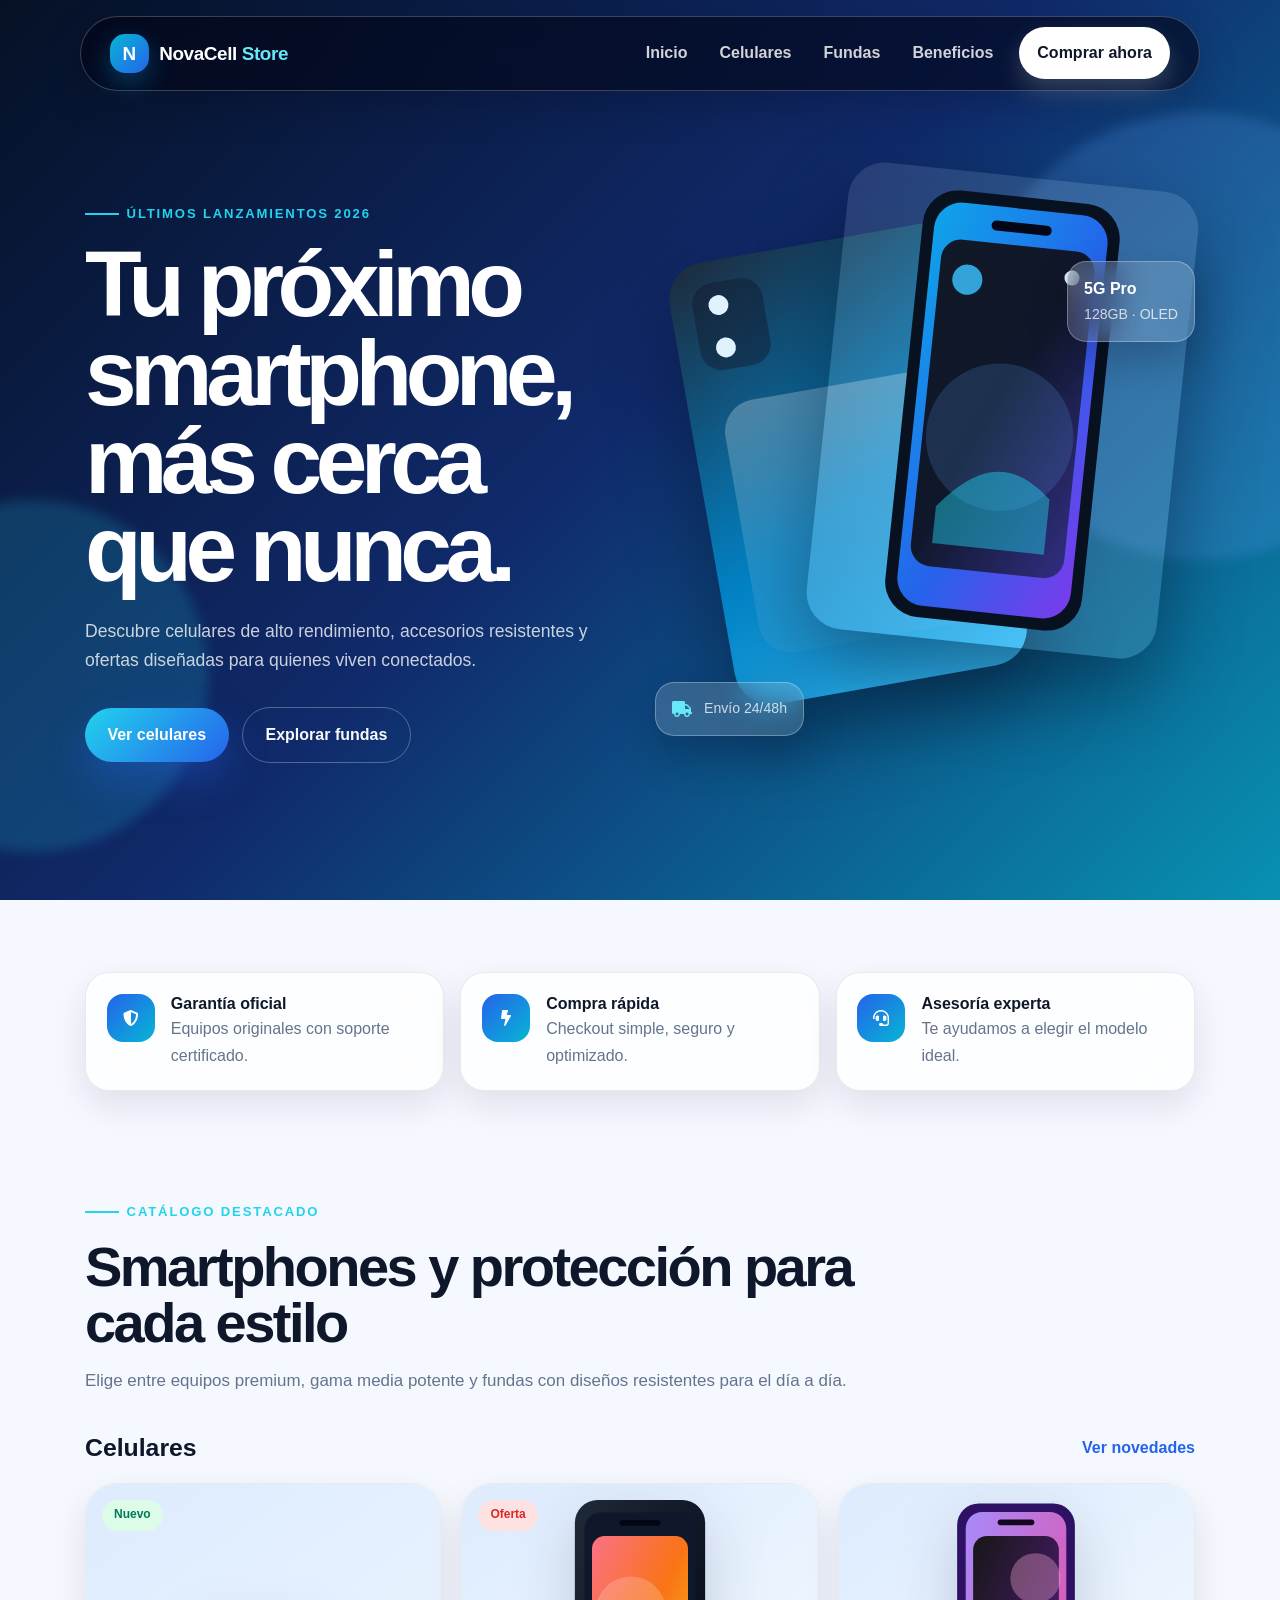
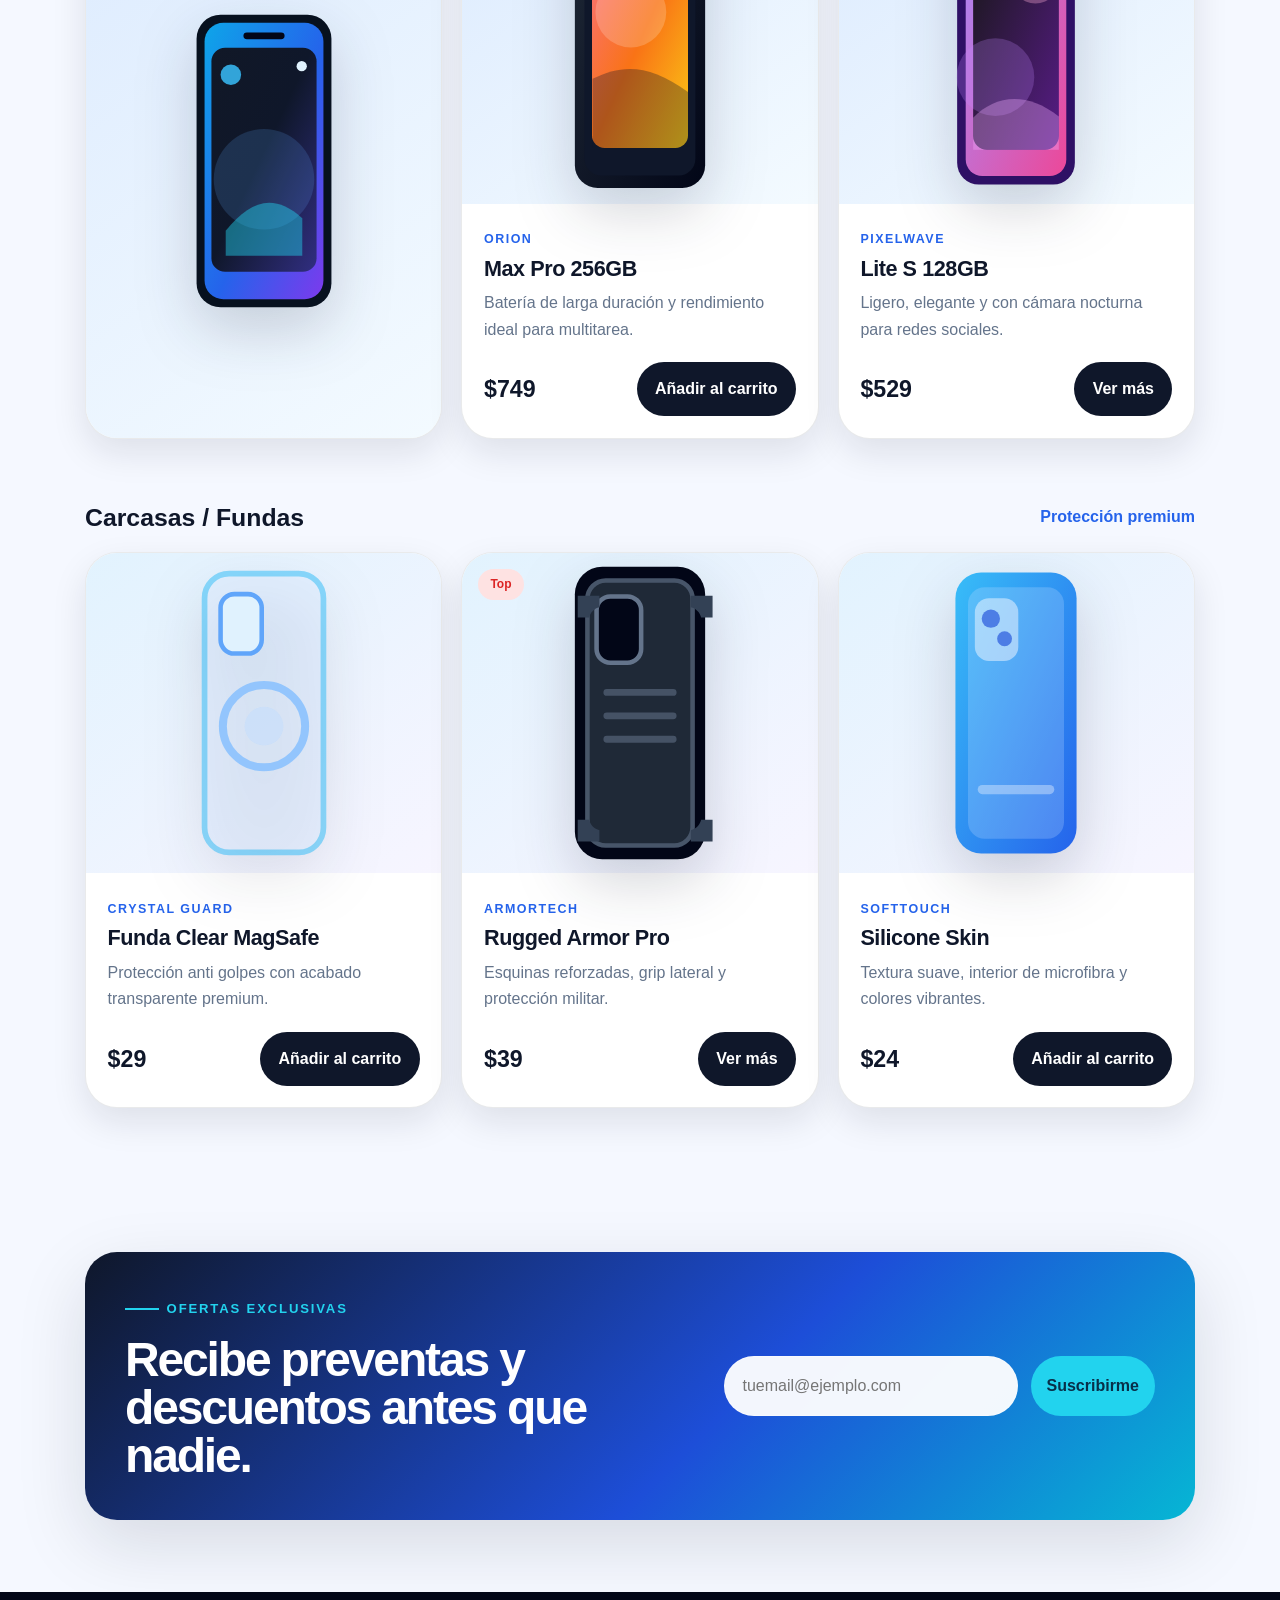
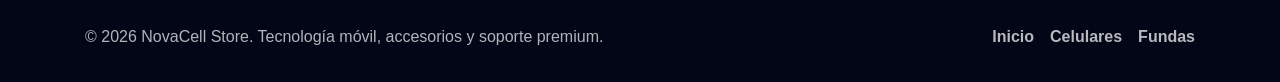
<file: Aconte/index.html>
<!DOCTYPE html>
<html lang="es">
<head>
    <meta charset="UTF-8">
    <meta name="viewport" content="width=device-width, initial-scale=1.0">
    <meta name="description" content="NovaCell Store: tienda online de smartphones premium, fundas y accesorios móviles con envío rápido y garantía.">
    <meta name="keywords" content="smartphones, celulares, fundas, carcasas, accesorios móviles, tienda online">
    <link rel="icon" href="assets/images/favicon.png" sizes="35x35" type="image/png">
    <title>NovaCell Store | Smartphones y accesorios premium</title>

    <link rel="stylesheet" href="assets/css/bootstrap.min.css">
    <link rel="stylesheet" href="assets/css/all.min.css">
    <link rel="stylesheet" href="assets/css/novacell.css">
</head>
<body>
    <header class="site-header" id="inicio">
        <nav class="navbar navbar-expand-lg navbar-dark glass-nav" aria-label="Navegación principal">
            <div class="container">
                <a class="navbar-brand brand-mark" href="#inicio" aria-label="Ir al inicio de NovaCell Store">
                    <span class="brand-icon" aria-hidden="true">N</span>
                    <span>NovaCell<span> Store</span></span>
                </a>

                <button class="navbar-toggler" type="button" data-toggle="collapse" data-target="#mainNav" aria-controls="mainNav" aria-expanded="false" aria-label="Abrir menú de navegación">
                    <span class="navbar-toggler-icon"></span>
                </button>

                <div class="collapse navbar-collapse" id="mainNav">
                    <ul class="navbar-nav ml-auto align-items-lg-center">
                        <li class="nav-item"><a class="nav-link" href="#inicio">Inicio</a></li>
                        <li class="nav-item"><a class="nav-link" href="#celulares">Celulares</a></li>
                        <li class="nav-item"><a class="nav-link" href="#fundas">Fundas</a></li>
                        <li class="nav-item"><a class="nav-link" href="#beneficios">Beneficios</a></li>
                        <li class="nav-item"><a class="nav-link nav-cta" href="#productos">Comprar ahora</a></li>
                    </ul>
                </div>
            </div>
        </nav>

        <section class="hero-section">
            <div class="container">
                <div class="row align-items-center">
                    <div class="col-lg-6">
                        <div class="hero-copy">
                            <span class="eyebrow">Últimos lanzamientos 2026</span>
                            <h1>Tu próximo smartphone, más cerca que nunca.</h1>
                            <p>Descubre celulares de alto rendimiento, accesorios resistentes y ofertas diseñadas para quienes viven conectados.</p>
                            <div class="hero-actions">
                                <a class="btn btn-primary hero-btn" href="#celulares">Ver celulares</a>
                                <a class="btn btn-outline-light hero-btn secondary" href="#fundas">Explorar fundas</a>
                            </div>
                        </div>
                    </div>
                    <div class="col-lg-6">
                        <div class="hero-showcase" aria-label="Smartphones destacados de NovaCell Store">
                            <div class="phone phone-back">
                                <span class="camera"></span>
                                <span class="screen-glow"></span>
                            </div>
                            <div class="phone phone-front">
                                <span class="notch"></span>
                                <img src="assets/images/shop/phone-aurora.svg" alt="Smartphone Aurora X1 en color azul nocturno">
                            </div>
                            <div class="floating-card stock-card">
                                <strong>5G Pro</strong>
                                <span>128GB · OLED</span>
                            </div>
                            <div class="floating-card delivery-card">
                                <i class="fas fa-truck" aria-hidden="true"></i>
                                <span>Envío 24/48h</span>
                            </div>
                        </div>
                    </div>
                </div>
            </div>
        </section>
    </header>

    <main>
        <section class="benefits-strip" id="beneficios" aria-label="Beneficios de compra">
            <div class="container">
                <div class="benefit-grid">
                    <article class="benefit-item">
                        <i class="fas fa-shield-alt" aria-hidden="true"></i>
                        <div>
                            <h2>Garantía oficial</h2>
                            <p>Equipos originales con soporte certificado.</p>
                        </div>
                    </article>
                    <article class="benefit-item">
                        <i class="fas fa-bolt" aria-hidden="true"></i>
                        <div>
                            <h2>Compra rápida</h2>
                            <p>Checkout simple, seguro y optimizado.</p>
                        </div>
                    </article>
                    <article class="benefit-item">
                        <i class="fas fa-headset" aria-hidden="true"></i>
                        <div>
                            <h2>Asesoría experta</h2>
                            <p>Te ayudamos a elegir el modelo ideal.</p>
                        </div>
                    </article>
                </div>
            </div>
        </section>

        <section class="products-section" id="productos">
            <div class="container">
                <div class="section-heading">
                    <span class="eyebrow">Catálogo destacado</span>
                    <h2>Smartphones y protección para cada estilo</h2>
                    <p>Elige entre equipos premium, gama media potente y fundas con diseños resistentes para el día a día.</p>
                </div>

                <div class="category-block" id="celulares">
                    <div class="category-heading">
                        <h3>Celulares</h3>
                        <a href="#inicio">Ver novedades</a>
                    </div>
                    <div class="product-grid">
                        <article class="product-card featured">
                            <div class="product-badge">Nuevo</div>
                            <figure class="product-media">
                                <img src="assets/images/shop/phone-aurora.svg" alt="Celular NovaCell Aurora X1 con pantalla edge-to-edge">
                            </figure>
                            <div class="product-info">
                                <span class="product-brand">NovaCell</span>
                                <h4>Aurora X1 5G</h4>
                                <p>Pantalla OLED 120Hz, cámara triple IA y carga ultra rápida.</p>
                                <div class="product-footer">
                                    <strong>$899</strong>
                                    <button type="button">Añadir al carrito</button>
                                </div>
                            </div>
                        </article>

                        <article class="product-card">
                            <div class="product-badge hot">Oferta</div>
                            <figure class="product-media">
                                <img src="assets/images/shop/phone-orion.svg" alt="Celular Orion Max Pro en acabado grafito">
                            </figure>
                            <div class="product-info">
                                <span class="product-brand">Orion</span>
                                <h4>Max Pro 256GB</h4>
                                <p>Batería de larga duración y rendimiento ideal para multitarea.</p>
                                <div class="product-footer">
                                    <strong>$749</strong>
                                    <button type="button">Añadir al carrito</button>
                                </div>
                            </div>
                        </article>

                        <article class="product-card">
                            <figure class="product-media">
                                <img src="assets/images/shop/phone-pixelwave.svg" alt="Celular PixelWave Lite en color violeta">
                            </figure>
                            <div class="product-info">
                                <span class="product-brand">PixelWave</span>
                                <h4>Lite S 128GB</h4>
                                <p>Ligero, elegante y con cámara nocturna para redes sociales.</p>
                                <div class="product-footer">
                                    <strong>$529</strong>
                                    <button type="button">Ver más</button>
                                </div>
                            </div>
                        </article>
                    </div>
                </div>

                <div class="category-block" id="fundas">
                    <div class="category-heading">
                        <h3>Carcasas / Fundas</h3>
                        <a href="#beneficios">Protección premium</a>
                    </div>
                    <div class="product-grid accessories-grid">
                        <article class="product-card accessory-card">
                            <figure class="product-media">
                                <img src="assets/images/shop/case-clear.svg" alt="Funda transparente Crystal Guard para smartphones">
                            </figure>
                            <div class="product-info">
                                <span class="product-brand">Crystal Guard</span>
                                <h4>Funda Clear MagSafe</h4>
                                <p>Protección anti golpes con acabado transparente premium.</p>
                                <div class="product-footer">
                                    <strong>$29</strong>
                                    <button type="button">Añadir al carrito</button>
                                </div>
                            </div>
                        </article>

                        <article class="product-card accessory-card">
                            <div class="product-badge hot">Top</div>
                            <figure class="product-media">
                                <img src="assets/images/shop/case-rugged.svg" alt="Carcasa Rugged Armor negra con esquinas reforzadas">
                            </figure>
                            <div class="product-info">
                                <span class="product-brand">ArmorTech</span>
                                <h4>Rugged Armor Pro</h4>
                                <p>Esquinas reforzadas, grip lateral y protección militar.</p>
                                <div class="product-footer">
                                    <strong>$39</strong>
                                    <button type="button">Ver más</button>
                                </div>
                            </div>
                        </article>

                        <article class="product-card accessory-card">
                            <figure class="product-media">
                                <img src="assets/images/shop/case-silicone.svg" alt="Funda de silicona SoftTouch en color azul eléctrico">
                            </figure>
                            <div class="product-info">
                                <span class="product-brand">SoftTouch</span>
                                <h4>Silicone Skin</h4>
                                <p>Textura suave, interior de microfibra y colores vibrantes.</p>
                                <div class="product-footer">
                                    <strong>$24</strong>
                                    <button type="button">Añadir al carrito</button>
                                </div>
                            </div>
                        </article>
                    </div>
                </div>
            </div>
        </section>

        <section class="newsletter-section" aria-label="Suscripción a ofertas">
            <div class="container">
                <div class="newsletter-card">
                    <div>
                        <span class="eyebrow">Ofertas exclusivas</span>
                        <h2>Recibe preventas y descuentos antes que nadie.</h2>
                    </div>
                    <form class="newsletter-form">
                        <label class="sr-only" for="email">Correo electrónico</label>
                        <input id="email" type="email" placeholder="tuemail@ejemplo.com" required>
                        <button type="submit">Suscribirme</button>
                    </form>
                </div>
            </div>
        </section>
    </main>

    <footer class="site-footer">
        <div class="container">
            <p>&copy; 2026 NovaCell Store. Tecnología móvil, accesorios y soporte premium.</p>
            <div class="footer-links" aria-label="Enlaces de ayuda">
                <a href="#inicio">Inicio</a>
                <a href="#celulares">Celulares</a>
                <a href="#fundas">Fundas</a>
            </div>
        </div>
    </footer>

    <script src="assets/js/jquery.min.js"></script>
    <script src="assets/js/popper.min.js"></script>
    <script src="assets/js/bootstrap.min.js"></script>
</body>
</html>
</file>
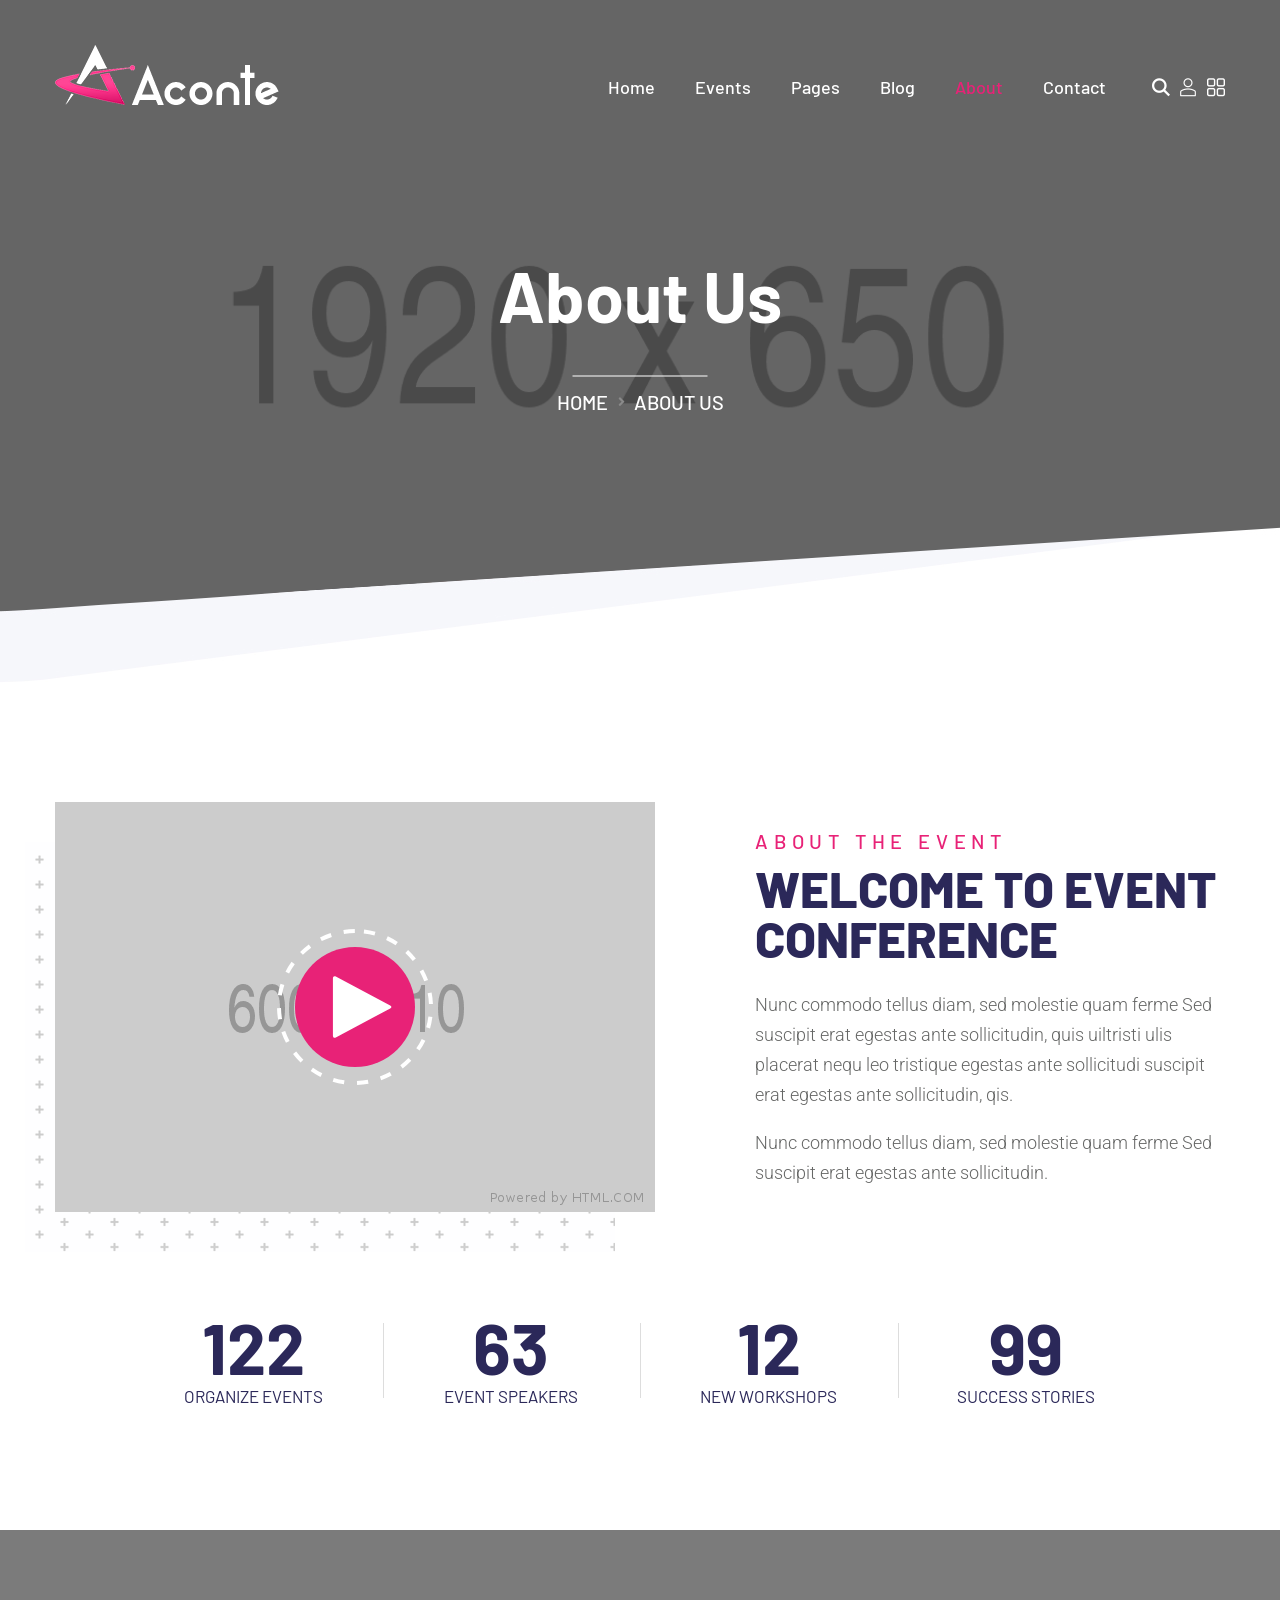
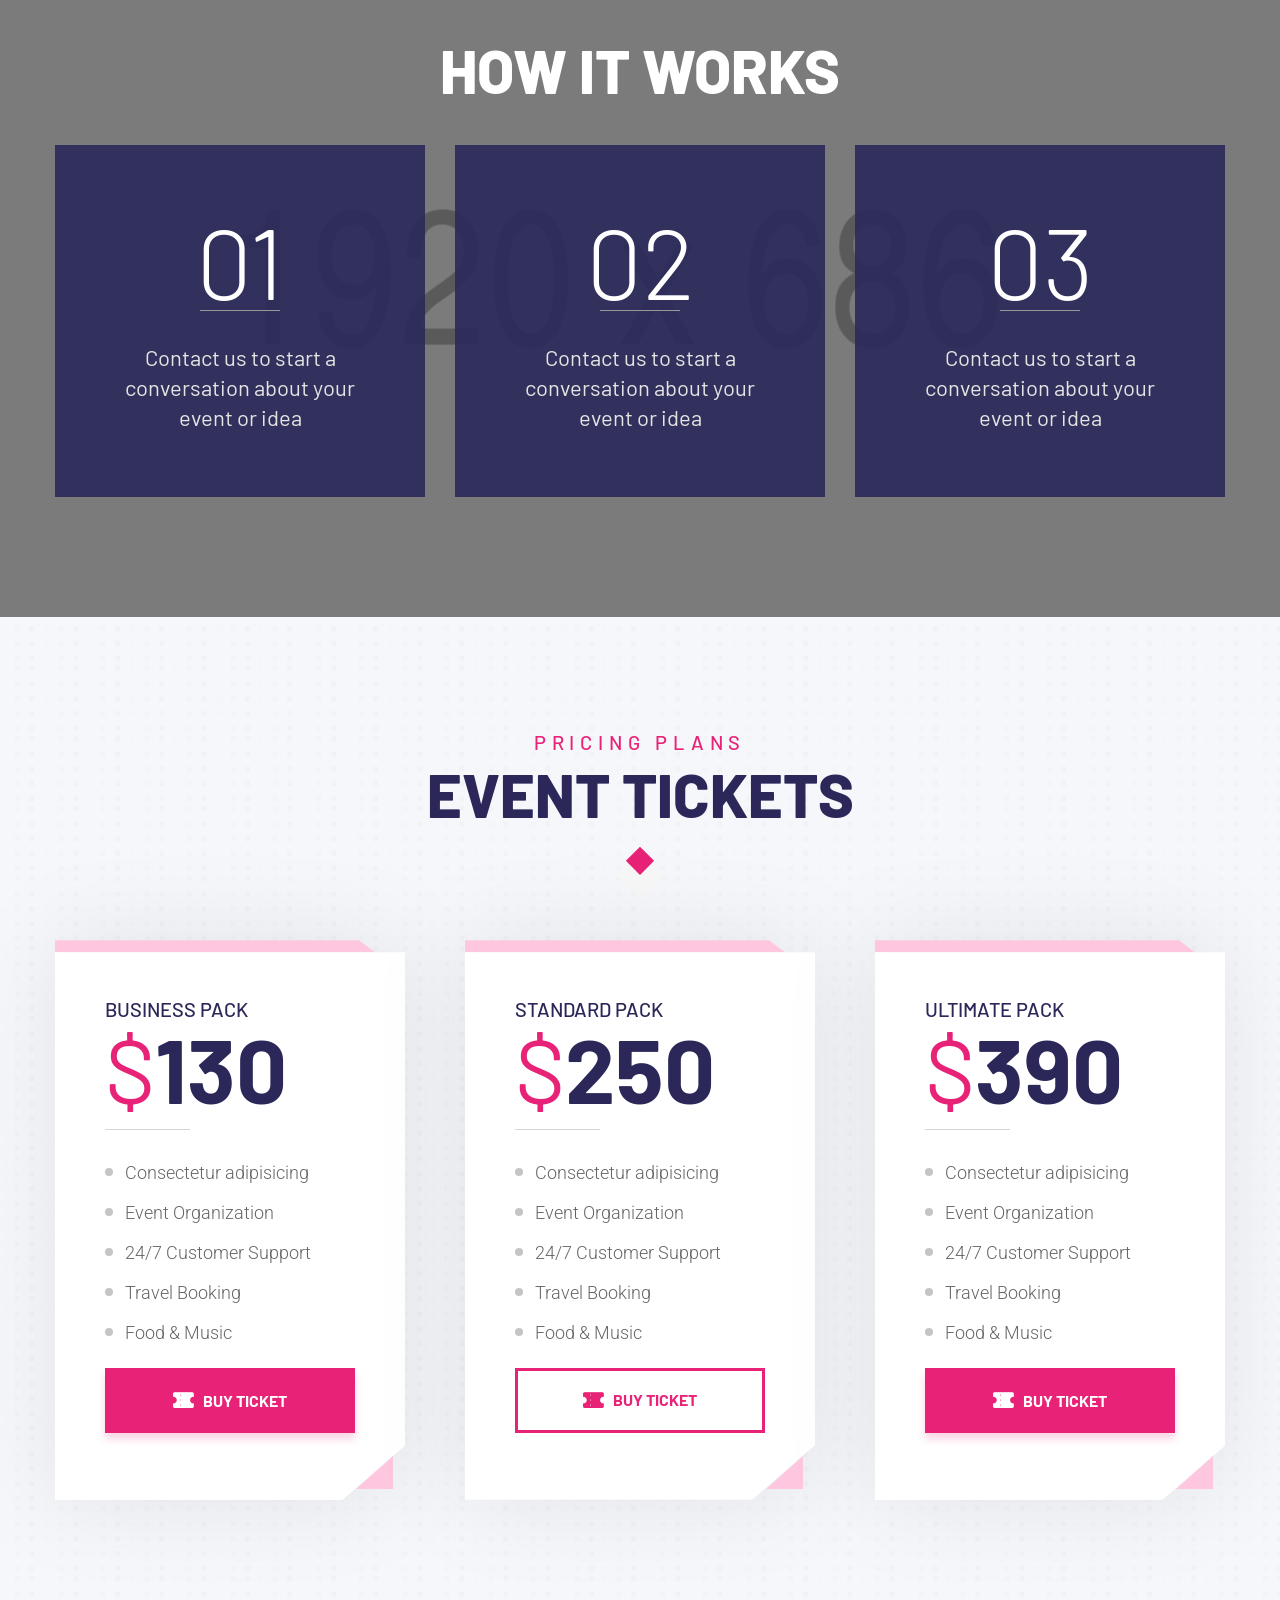
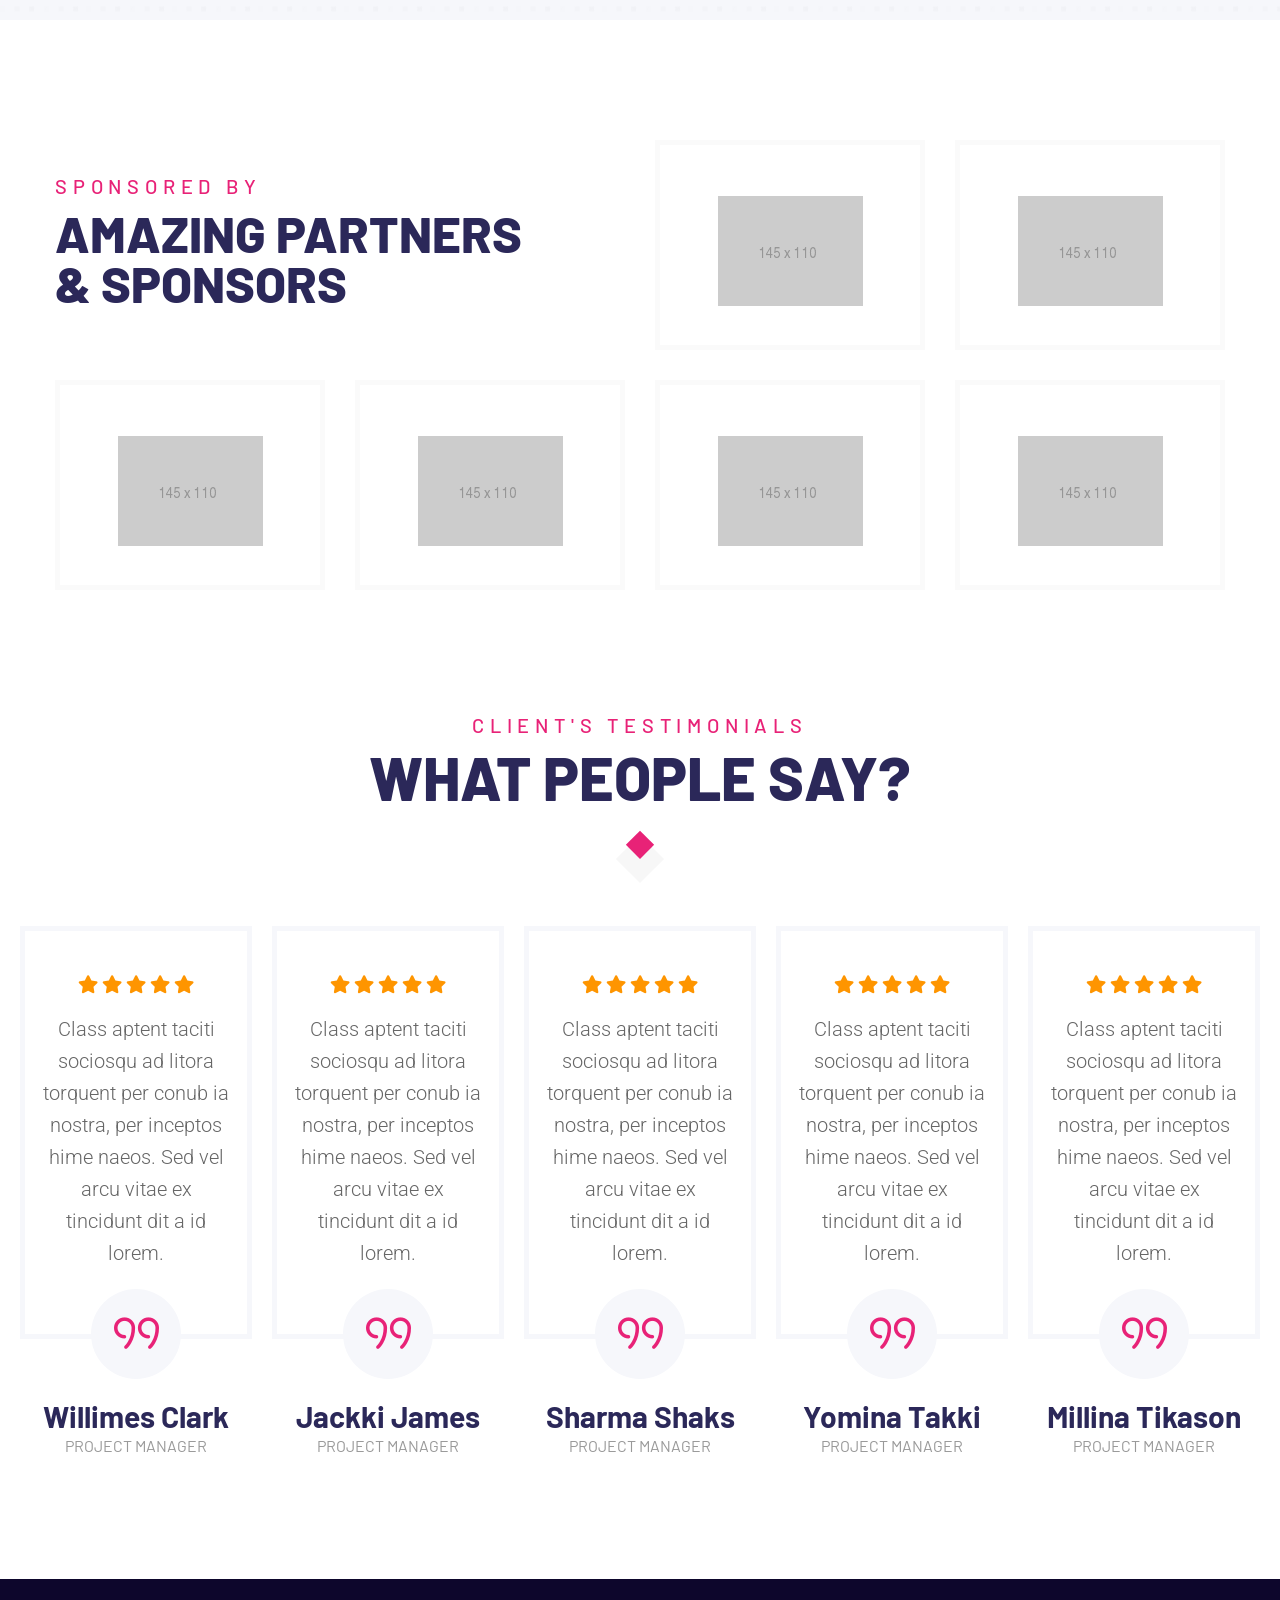
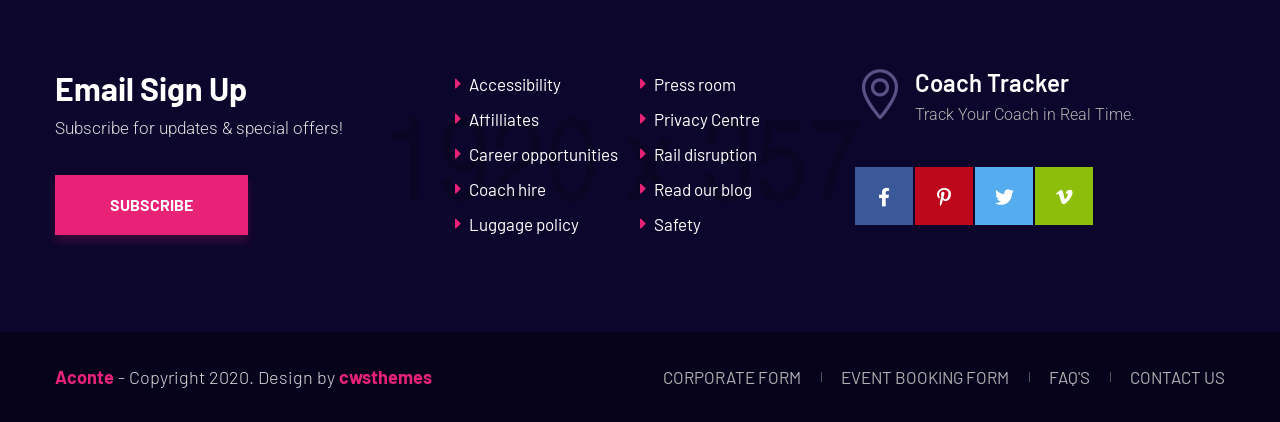
<file: Aconte/about.html>
<!DOCTYPE html>
<html lang="en">
    <head>
        <meta charset="UTF-8">
        <meta name="viewport" content="width=device-width, initial-scale=1, shrink-to-fit=no">
        <meta name="description" content="" />
        <meta name="keywords" content="" />
        <link rel="icon" href="assets/images/favicon.png" sizes="35x35" type="image/png">
        <title>Aconte - Event Management HTML5 Template</title>

        <link rel="stylesheet" href="assets/css/all.min.css">
        <link rel="stylesheet" href="assets/css/flaticon.css">
        <link rel="stylesheet" href="assets/css/animate.min.css">
        <link rel="stylesheet" href="assets/css/bootstrap.min.css">
        <link rel="stylesheet" href="assets/css/jquery.fancybox.min.css">
        <link rel="stylesheet" href="assets/css/perfect-scrollbar.css">
        <link rel="stylesheet" href="assets/css/slick.css">
        <link rel="stylesheet" href="assets/css/style.css">
        <link rel="stylesheet" href="assets/css/responsive.css">
        <link rel="stylesheet" href="assets/css/color.css">
    </head>
    <body>
        <main>
            <header class="stick style1 w-100">
                <div class="container">
                    <div class="logo-menu-wrap w-100 d-flex flex-wrap justify-content-between align-items-start">
                        <div class="logo"><h1 class="mb-0"><a href="index.html" title="Home"><img class="img-fluid" src="assets/images/logo.png" alt="Logo" srcset="assets/images/retina-logo.png"></a></h1></div><!-- Logo -->
                        <nav class="d-inline-flex align-items-center">
                            <div class="header-left">
                                <ul class="mb-0 list-unstyled d-inline-flex">
                                    <li class="menu-item-has-children"><a href="javascript:void(0);" title="">Home</a>
                                        <ul class="children mb-0 list-unstyled">
                                            <li><a href="index.html" title="">Homepage 1</a></li>
                                            <li><a href="index2.html" title="">Homepage 2</a></li>
                                            <li><a href="index3.html" title="">Homepage 3</a></li>
                                        </ul>
                                    </li>
                                    <li class="menu-item-has-children"><a href="javascript:void(0);" title="">Events</a>
                                        <ul class="children mb-0 list-unstyled">
                                            <li><a href="event-schedule.html" title="">Event Schedule 1</a></li>
                                            <li><a href="event-schedule2.html" title="">Event Schedule 2</a></li>
                                            <li><a href="events.html" title="">Events Style 1</a></li>
                                            <li><a href="events2.html" title="">Events Style 2</a></li>
                                            <li><a href="events-list.html" title="">Events List</a></li>
                                            <li><a href="event-detail.html" title="">Event Detail</a></li>
                                        </ul>
                                    </li>
                                    <li class="menu-item-has-children"><a href="javascript:void(0);" title="">Pages</a>
                                        <ul class="children mb-0 list-unstyled">
                                            <li class="menu-item-has-children"><a href="javascript:void(0);" title="">Shop</a>
                                                <ul class="children mb-0 list-unstyled">
                                                    <li><a href="products.html" title="">Products</a></li>
                                                    <li><a href="products-list.html" title="">Products List</a></li>
                                                    <li><a href="product-detail.html" title="">Product Detail</a></li>
                                                    <li><a href="cart.html" title="">Product Cart</a></li>
                                                    <li><a href="checkout.html" title="">Checkout</a></li>
                                                </ul>
                                            </li>
                                            <li class="menu-item-has-children"><a href="javascript:void(0);" title="">Gallery</a>
                                                <ul class="children mb-0 list-unstyled">
                                                    <li><a href="gallery.html" title="">Gallery</a></li>
                                                    <li><a href="portfolio.html" title="">Portfolio Style 1</a></li>
                                                    <li><a href="portfolio2.html" title="">Portfolio Style 2</a></li>
                                                    <li><a href="portfolio3.html" title="">Portfolio Style 3</a></li>
                                                </ul>
                                            </li>
                                            <li class="menu-item-has-children"><a href="javascript:void(0);" title="">Our Speakers</a>
                                                <ul class="children mb-0 list-unstyled">
                                                    <li><a href="our-speakers.html" title="">Our Speakers</a></li>
                                                    <li><a href="speaker-detail.html" title="">Speaker Detail</a></li>
                                                </ul>
                                            </li>
                                            <li><a href="content-elements.html" title="">Content Elements</a></li>
                                            <li><a href="pricing-plans.html" title="">Pricing Plan 1</a></li>
                                            <li><a href="pricing-plans2.html" title="">Pricing Plan 2</a></li>
                                            <li><a href="404.html" title="">404 Error Page</a></li>
                                            <li><a href="faq.html" title="">FAQ'S Page</a></li>
                                        </ul>
                                    </li>
                                    <li class="menu-item-has-children"><a href="javascript:void(0);" title="">Blog</a>
                                        <ul class="children mb-0 list-unstyled">
                                            <li><a href="blog.html" title="">Blog Style 1</a></li>
                                            <li><a href="blog2.html" title="">Blog Style 2</a></li>
                                            <li><a href="blog3.html" title="">Blog Style 3</a></li>
                                            <li><a href="blog-list.html" title="">Blog List</a></li>
                                            <li><a href="blog-detail.html" title="">Blog Detail</a></li>
                                        </ul>
                                    </li>
                                    <li><a href="about.html" title="">About</a></li>
                                    <li><a href="contact.html" title="">Contact</a></li>
                                </ul>
                            </div>
                            <div class="header-right-btns">
                                <a class="search-btn" href="javascript:void(0);" title=""><i class="flaticon-magnifying-glass"></i></a>
                                <a class="user-btn" href="javascript:void(0);" title=""><i class="flaticon-user"></i></a>
                                <a class="menu-btn" href="javascript:void(0);" title=""><i class="flaticon-menu"></i></a>
                            </div>
                        </nav>
                    </div><!-- Logo Menu Wrap -->
                </div>
            </header><!-- Header -->
            <div class="menu-wrap">
                <span class="menu-close"><i class="fas fa-times"></i></span>
                <ul class="mb-0 list-unstyled w-100">
                    <li class="menu-item-has-children"><a href="javascript:void(0);" title="">Home</a>
                        <ul class="children list-unstyled">
                            <li><a href="index.html" title="">Homepage 1</a></li>
                            <li><a href="index2.html" title="">Homepage 2</a></li>
                            <li><a href="index3.html" title="">Homepage 3</a></li>
                        </ul>
                    </li>
                    <li class="menu-item-has-children"><a href="javascript:void(0);" title="">Events</a>
                        <ul class="children list-unstyled">
                            <li><a href="event-schedule.html" title="">Event Schedule 1</a></li>
                            <li><a href="event-schedule2.html" title="">Event Schedule 2</a></li>
                            <li><a href="events.html" title="">Events Style 1</a></li>
                            <li><a href="events2.html" title="">Events Style 2</a></li>
                            <li><a href="events-list.html" title="">Events List</a></li>
                            <li><a href="event-detail.html" title="">Event Detail</a></li>
                        </ul>
                    </li>
                    <li class="menu-item-has-children"><a href="javascript:void(0);" title="">Blog</a>
                        <ul class="children list-unstyled">
                            <li><a href="blog.html" title="">Blog Style 1</a></li>
                            <li><a href="blog2.html" title="">Blog Style 2</a></li>
                            <li><a href="blog3.html" title="">Blog Style 3</a></li>
                            <li><a href="blog-list.html" title="">Blog List</a></li>
                            <li><a href="blog-detail.html" title="">Blog Detail</a></li>
                        </ul>
                    </li>
                    <li class="menu-item-has-children"><a href="javascript:void(0);" title="">Shop</a>
                        <ul class="children list-unstyled">
                            <li><a href="products.html" title="">Products</a></li>
                            <li><a href="products-list.html" title="">Products List</a></li>
                            <li><a href="product-detail.html" title="">Product Detail</a></li>
                            <li><a href="cart.html" title="">Product Cart</a></li>
                            <li><a href="checkout.html" title="">Checkout</a></li>
                        </ul>
                    </li>
                    <li class="menu-item-has-children"><a href="javascript:void(0);" title="">Pages</a>
                        <ul class="children list-unstyled">
                            <li class="menu-item-has-children"><a href="javascript:void(0);" title="">Our Speakers</a>
                                <ul class="children mb-0 list-unstyled">
                                    <li><a href="our-speakers.html" title="">Our Speakers</a></li>
                                    <li><a href="speaker-detail.html" title="">Speaker Detail</a></li>
                                </ul>
                            </li>
                            <li><a href="content-elements.html" title="">Content Elements</a></li>
                            <li><a href="pricing-plans.html" title="">Pricing Plan 1</a></li>
                            <li><a href="pricing-plans2.html" title="">Pricing Plan 2</a></li>
                            <li><a href="404.html" title="">404 Error Page</a></li>
                            <li><a href="faq.html" title="">FAQ'S Page</a></li>
                        </ul>
                    </li>
                    <li class="menu-item-has-children"><a href="javascript:void(0);" title="">Gallery</a>
                        <ul class="children list-unstyled">
                            <li><a href="gallery.html" title="">Gallery</a></li>
                            <li><a href="portfolio.html" title="">Portfolio Style 1</a></li>
                            <li><a href="portfolio2.html" title="">Portfolio Style 2</a></li>
                            <li><a href="portfolio3.html" title="">Portfolio Style 3</a></li>
                        </ul>
                    </li>
                    <li><a href="about.html" title="">About</a></li>
                    <li><a href="contact.html" title="">Contact</a></li>
                </ul>
                <div class="social-links4 d-flex flex-wrap">
                    <a class="facebook" href="javascript:void(0);" title="Facebook" target="_blank"><i class="fab fa-facebook-f"></i></a>
                    <a class="pinterest" href="javascript:void(0);" title="Pinterest" target="_blank"><i class="fab fa-pinterest-p"></i></a>
                    <a class="twitter" href="javascript:void(0);" title="Twitter" target="_blank"><i class="fab fa-twitter"></i></a>
                    <a class="vimeo" href="javascript:void(0);" title="Vimeo" target="_blank"><i class="fab fa-vimeo-v"></i></a>
                </div>
            </div><!-- Menu Wrap -->
            <div class="header-search d-flex flex-wrap justify-content-center align-items-center w-100">
                <span class="search-close-btn"><i class="fas fa-times"></i></span>
                <form>
                    <input type="text" placeholder="Search">
                </form>
            </div><!-- Header Search -->
            <div class="login-popup-wrap position-fixed h-100 text-center d-flex flex-wrap align-items-center justify-content-center w-100">
                <div class="login-popup-inner d-inline-block w-100">
                    <h3 class="mb-0">Sign In</h3>
                    <form>
                        <input class="w-100" type="email" placeholder="Email Address">
                        <input class="w-100" type="password" placeholder="Password">
                        <button class="thm-btn fill-btn" type="submit">Login<span></span></button>
                        <a class="d-inline-block" href="javascript:void(0);" title="">Forget A Password</a>
                    </form>
                </div>
            </div><!-- Login Popup -->
            <section>
                <div class="w-100 pt-180 pb-180 page-title-wrap text-center black-layer opc5 position-relative">
                    <div class="fixed-bg" style="background-image: url(assets/images/parallax8.jpg);"></div>
                    <div class="container">
                        <div class="page-title-inner d-inline-block">
                            <h1 class="mb-0">About Us</h1>
                            <ol class="breadcrumb">
                                <li class="breadcrumb-item"><a href="index.html" title="">Home</a></li>
                                <li class="breadcrumb-item active">About Us</li>
                            </ol>
                        </div>
                    </div>
                </div><!-- Page Title Wrap -->
            </section>
            <section>
                <div class="w-100 pt-140 pb-120 position-relative">
                    <div class="container">
                        <div class="about-wrap2 w-100">
                            <div class="row align-items-center">
                                <div class="col-md-12 col-sm-12 col-lg-6">
                                    <div class="about-img style2">
                                        <a class="d-inline-block position-absolute play-btn" data-fancybox href="https://player.vimeo.com/video/130661238" title="Video">
                                            <svg version="1.1" class="play" xmlns="http://www.w3.org/2000/svg" xmlns:xlink="http://www.w3.org/1999/xlink" x="0px" y="0px" height="10rem" width="10rem" viewBox="0 0 100 100" enable-background="new 0 0 100 100" xml:space="preserve">
                                                <path class="stroke-dotted" fill="none" stroke="#fff" d="M49.9,2.5C23.6,2.8,2.1,24.4,2.5,50.4C2.9,76.5,24.7,98,50.3,97.5c26.4-0.6,47.4-21.8,47.2-47.7 C97.3,23.7,75.7,2.3,49.9,2.5"></path> 
                                                <path class="icon" fill="#fff" d="M38,69c-1,0.5-1.8,0-1.8-1.1V32.1c0-1.1,0.8-1.6,1.8-1.1l34,18c1,0.5,1,1.4,0,1.9L38,69z"></path>
                                            </svg>
                                        </a>
                                        <img class="img-fluid w-100" src="assets/images/resources/about-img5.jpg" alt="About Image 5">
                                    </div>
                                </div>
                                <div class="col-md-12 col-sm-12 col-lg-6">
                                    <div class="about-desc3 w-100">
                                        <div class="sec-title mb-25 w-100">
                                            <div class="sec-title-inner pt-0 d-inline-block">
                                                <span class="d-block thm-clr">About The Event</span>
                                                <h3 class="mb-0">Welcome To Event <br> Conference</h3>
                                            </div>
                                        </div><!-- Sec Title -->
                                        <p class="mb-0">Nunc commodo tellus diam, sed molestie quam ferme Sed suscipit erat egestas ante sollicitudin, quis uiltristi ulis placerat nequ leo tristique  egestas ante sollicitudi suscipit erat egestas ante sollicitudin, qis.</p>
                                        <p class="mb-0">Nunc commodo tellus diam, sed molestie quam ferme Sed suscipit erat egestas ante sollicitudin.</p>
                                    </div>
                                </div>
                            </div>
                        </div><!-- About Wrap -->
                        <div class="facts-wrap mt-70 style2 text-center w-100">
                            <div class="row mrg">
                                <div class="col-md-6 col-sm-6 col-lg-3">
                                    <div class="fact-box mt-30 w-100">
                                        <h3 class="mb-0"><span class="counter">260</span></h3>
                                        <span class="d-block">Organize Events</span>
                                    </div>
                                </div>
                                <div class="col-md-6 col-sm-6 col-lg-3">
                                    <div class="fact-box mt-30 w-100">
                                        <h3 class="mb-0"><span class="counter">135</span></h3>
                                        <span class="d-block">Event Speakers</span>
                                    </div>
                                </div>
                                <div class="col-md-6 col-sm-6 col-lg-3">
                                    <div class="fact-box mt-30 w-100">
                                        <h3 class="mb-0"><span class="counter">25</span></h3>
                                        <span class="d-block">New Workshops</span>
                                    </div>
                                </div>
                                <div class="col-md-6 col-sm-6 col-lg-3">
                                    <div class="fact-box mt-30 w-100">
                                        <h3 class="mb-0"><span class="counter">210</span></h3>
                                        <span class="d-block">Success Stories</span>
                                    </div>
                                </div>
                            </div>
                        </div><!-- Facts Wrap -->
                    </div>
                </div>
            </section>
            <section>
                <div class="w-100 pt-110 pb-90 black-layer opc4 position-relative">
                    <div class="fixed-bg" style="background-image: url(assets/images/parallax5.jpg);"></div>
                    <div class="container">
                        <div class="how-works text-center w-100">
                            <h2 class="mb-0">How It Works</h2>
                            <div class="how-works-inner w-100">
                                <div class="row res-caro">
                                    <div class="col-md-4 col-sm-6 col-lg-4">
                                        <div class="how-work-box mb-30 text-center w-100">
                                            <i class="bg-color3 position-absolute w-100"></i>
                                            <span class="d-block">01</span>
                                            <p class="mb-0">Contact us to start a conversation about your event or idea</p>
                                        </div>
                                    </div>
                                    <div class="col-md-4 col-sm-6 col-lg-4">
                                        <div class="how-work-box mb-30 text-center w-100">
                                            <i class="bg-color3 position-absolute w-100"></i>
                                            <span class="d-block">02</span>
                                            <p class="mb-0">Contact us to start a conversation about your event or idea</p>
                                        </div>
                                    </div>
                                    <div class="col-md-4 col-sm-6 col-lg-4">
                                        <div class="how-work-box mb-30 text-center w-100">
                                            <i class="bg-color3 position-absolute w-100"></i>
                                            <span class="d-block">03</span>
                                            <p class="mb-0">Contact us to start a conversation about your event or idea</p>
                                        </div>
                                    </div>
                                </div>
                            </div>
                        </div><!-- How We Works -->
                    </div>
                </div>
            </section>
            <section>
                <div class="w-100 pt-110 pb-80 gray-layer opc9 position-relative">
                    <div class="fixed-bg patern-bg" style="background-image: url(assets/images/patter-bg1.jpg);"></div>
                    <div class="container">
                        <div class="sec-title btm-icn mb-60 w-100 text-center">
                            <div class="sec-title-inner d-inline-block">
                                <span class="d-block thm-clr">Pricing Plans</span>
                                <h2 class="mb-0">Event Tickets</h2>
                                <i class=""></i>
                            </div>
                        </div><!-- Sec Title -->
                        <div class="packages-wrap w-100">
                            <div class="row mrg60 res-caro">
                                <div class="col-md-4 col-sm-6 col-lg-4">
                                    <div class="package-box2 mb-40 position-relative w-100">
                                        <div class="package-head2 w-100">
                                            <h5 class="mb-0">Business Pack</h5>
                                            <span class="d-block"><sup>$</sup>130</span>
                                        </div>
                                        <div class="package-body2 w-100">
                                            <ul class="list-unstyled mb-0 w-100">
                                                <li>Consectetur adipisicing</li>
                                                <li>Event Organization</li>
                                                <li>24/7 Customer Support</li>
                                                <li>Travel Booking</li>
                                                <li>Food & Music</li>
                                            </ul>
                                            <a class="thm-btn lft-icon fill-btn" href="javascript:void(0);" title=""><i class="flaticon-coupon"></i>Buy Ticket<span></span></a>
                                        </div>
                                    </div>
                                </div>
                                <div class="col-md-4 col-sm-6 col-lg-4">
                                    <div class="package-box2 mb-40 position-relative w-100">
                                        <div class="package-head2 w-100">
                                            <h5 class="mb-0">Standard Pack</h5>
                                            <span class="d-block"><sup>$</sup>250</span>
                                        </div>
                                        <div class="package-body2 w-100">
                                            <ul class="list-unstyled mb-0 w-100">
                                                <li>Consectetur adipisicing</li>
                                                <li>Event Organization</li>
                                                <li>24/7 Customer Support</li>
                                                <li>Travel Booking</li>
                                                <li>Food & Music</li>
                                            </ul>
                                            <a class="thm-btn lft-icon brd-btn" href="javascript:void(0);" title=""><i class="flaticon-coupon"></i>Buy Ticket<span></span></a>
                                        </div>
                                    </div>
                                </div>
                                <div class="col-md-4 col-sm-6 col-lg-4">
                                    <div class="package-box2 mb-40 position-relative w-100">
                                        <div class="package-head2 w-100">
                                            <h5 class="mb-0">Ultimate Pack</h5>
                                            <span class="d-block"><sup>$</sup>390</span>
                                        </div>
                                        <div class="package-body2 w-100">
                                            <ul class="list-unstyled mb-0 w-100">
                                                <li>Consectetur adipisicing</li>
                                                <li>Event Organization</li>
                                                <li>24/7 Customer Support</li>
                                                <li>Travel Booking</li>
                                                <li>Food & Music</li>
                                            </ul>
                                            <a class="thm-btn lft-icon fill-btn" href="javascript:void(0);" title=""><i class="flaticon-coupon"></i>Buy Ticket<span></span></a>
                                        </div>
                                    </div>
                                </div>
                            </div>
                        </div><!-- Packages Wrap -->
                    </div>
                </div>
            </section>
            <section>
                <div class="w-100 pt-120 pb-90 position-relative">
                    <div class="container">
                        <div class="sponsors-wrap w-100">
                            <div class="row align-items-center">
                                <div class="col-md-6 col-sm-12 col-lg-6">
                                    <div class="sec-title mb-40 w-100">
                                        <div class="sec-title-inner pt-0 d-inline-block">
                                            <span class="d-block thm-clr">Sponsored By</span>
                                            <h3 class="mb-0">Amazing Partners <br> & Sponsors</h3>
                                        </div>
                                    </div><!-- Sec Title -->
                                </div>
                                <div class="col-md-3 col-sm-6 col-lg-3">
                                    <div class="sr-box text-center mb-30 w-100">
                                        <a href="javascript:void(0);" title=""><img class="img-fluid" src="assets/images/resources/sponsor-img1-1.png" alt="Sponsor Image 1"></a>
                                    </div>
                                </div>
                                <div class="col-md-3 col-sm-6 col-lg-3">
                                    <div class="sr-box text-center mb-30 w-100">
                                        <a href="javascript:void(0);" title=""><img class="img-fluid" src="assets/images/resources/sponsor-img1-2.png" alt="Sponsor Image 2"></a>
                                    </div>
                                </div>
                                <div class="col-md-3 col-sm-6 col-lg-3">
                                    <div class="sr-box text-center mb-30 w-100">
                                        <a href="javascript:void(0);" title=""><img class="img-fluid" src="assets/images/resources/sponsor-img1-3.png" alt="Sponsor Image 3"></a>
                                    </div>
                                </div>
                                <div class="col-md-3 col-sm-6 col-lg-3">
                                    <div class="sr-box text-center mb-30 w-100">
                                        <a href="javascript:void(0);" title=""><img class="img-fluid" src="assets/images/resources/sponsor-img1-4.png" alt="Sponsor Image 4"></a>
                                    </div>
                                </div>
                                <div class="col-md-3 col-sm-6 col-lg-3">
                                    <div class="sr-box text-center mb-30 w-100">
                                        <a href="javascript:void(0);" title=""><img class="img-fluid" src="assets/images/resources/sponsor-img1-5.png" alt="Sponsor Image 5"></a>
                                    </div>
                                </div>
                                <div class="col-md-3 col-sm-6 col-lg-3">
                                    <div class="sr-box text-center mb-30 w-100">
                                        <a href="javascript:void(0);" title=""><img class="img-fluid" src="assets/images/resources/sponsor-img1-6.png" alt="Sponsor Image 6"></a>
                                    </div>
                                </div>
                            </div>
                        </div><!-- Sponsors Wrap -->
                    </div>
                </div>
            </section>
            <section>
                <div class="w-100 pb-120 position-relative">
                    <div class="sec-title btm-icn mb-50 w-100 text-center">
                        <div class="sec-title-inner d-inline-block">
                            <span class="d-block thm-clr">Client's Testimonials</span>
                            <h2 class="mb-0">What People Say?</h2>
                            <i class=""></i>
                        </div>
                    </div><!-- Sec Title -->
                    <div class="testi-wrap2 w-100">
                        <div class="testi-caro2">
                            <div class="testi-box text-center">
                                <div class="testi-box-inr w-100">
                                    <span class="d-inline-block"><i class="fas fa-star"></i><i class="fas fa-star"></i><i class="fas fa-star"></i><i class="fas fa-star"></i><i class="fas fa-star"></i></span>
                                    <p class="mb-0">Class aptent taciti sociosqu ad litora torquent per conub ia nostra, per inceptos hime naeos. Sed vel arcu vitae ex tincidunt dit a id lorem.</p>
                                    <i class="thm-clr rounded-circle flaticon-right-quote"></i>
                                </div>
                                <div class="testi-box-info w-100">
                                    <h4 class="mb-0">Willimes Clark</h4>
                                    <span class="d-block">Project Manager</span>
                                </div>
                            </div>
                            <div class="testi-box text-center">
                                <div class="testi-box-inr w-100">
                                    <span class="d-inline-block"><i class="fas fa-star"></i><i class="fas fa-star"></i><i class="fas fa-star"></i><i class="fas fa-star"></i><i class="fas fa-star"></i></span>
                                    <p class="mb-0">Class aptent taciti sociosqu ad litora torquent per conub ia nostra, per inceptos hime naeos. Sed vel arcu vitae ex tincidunt dit a id lorem.</p>
                                    <i class="thm-clr rounded-circle flaticon-right-quote"></i>
                                </div>
                                <div class="testi-box-info w-100">
                                    <h4 class="mb-0">Jackki James</h4>
                                    <span class="d-block">Project Manager</span>
                                </div>
                            </div>
                            <div class="testi-box text-center">
                                <div class="testi-box-inr w-100">
                                    <span class="d-inline-block"><i class="fas fa-star"></i><i class="fas fa-star"></i><i class="fas fa-star"></i><i class="fas fa-star"></i><i class="fas fa-star"></i></span>
                                    <p class="mb-0">Class aptent taciti sociosqu ad litora torquent per conub ia nostra, per inceptos hime naeos. Sed vel arcu vitae ex tincidunt dit a id lorem.</p>
                                    <i class="thm-clr rounded-circle flaticon-right-quote"></i>
                                </div>
                                <div class="testi-box-info w-100">
                                    <h4 class="mb-0">Sharma Shaks</h4>
                                    <span class="d-block">Project Manager</span>
                                </div>
                            </div>
                            <div class="testi-box text-center">
                                <div class="testi-box-inr w-100">
                                    <span class="d-inline-block"><i class="fas fa-star"></i><i class="fas fa-star"></i><i class="fas fa-star"></i><i class="fas fa-star"></i><i class="fas fa-star"></i></span>
                                    <p class="mb-0">Class aptent taciti sociosqu ad litora torquent per conub ia nostra, per inceptos hime naeos. Sed vel arcu vitae ex tincidunt dit a id lorem.</p>
                                    <i class="thm-clr rounded-circle flaticon-right-quote"></i>
                                </div>
                                <div class="testi-box-info w-100">
                                    <h4 class="mb-0">Yomina Takki</h4>
                                    <span class="d-block">Project Manager</span>
                                </div>
                            </div>
                            <div class="testi-box text-center">
                                <div class="testi-box-inr w-100">
                                    <span class="d-inline-block"><i class="fas fa-star"></i><i class="fas fa-star"></i><i class="fas fa-star"></i><i class="fas fa-star"></i><i class="fas fa-star"></i></span>
                                    <p class="mb-0">Class aptent taciti sociosqu ad litora torquent per conub ia nostra, per inceptos hime naeos. Sed vel arcu vitae ex tincidunt dit a id lorem.</p>
                                    <i class="thm-clr rounded-circle flaticon-right-quote"></i>
                                </div>
                                <div class="testi-box-info w-100">
                                    <h4 class="mb-0">Millina Tikason</h4>
                                    <span class="d-block">Project Manager</span>
                                </div>
                            </div>
                            <div class="testi-box text-center">
                                <div class="testi-box-inr w-100">
                                    <span class="d-inline-block"><i class="fas fa-star"></i><i class="fas fa-star"></i><i class="fas fa-star"></i><i class="fas fa-star"></i><i class="fas fa-star"></i></span>
                                    <p class="mb-0">Class aptent taciti sociosqu ad litora torquent per conub ia nostra, per inceptos hime naeos. Sed vel arcu vitae ex tincidunt dit a id lorem.</p>
                                    <i class="thm-clr rounded-circle flaticon-right-quote"></i>
                                </div>
                                <div class="testi-box-info w-100">
                                    <h4 class="mb-0">Clark Smith</h4>
                                    <span class="d-block">Project Manager</span>
                                </div>
                            </div>
                        </div>
                    </div>
                </div>
            </section>
            <footer>
                <div class="w-100 pt-90 pb-40 blue-layer opc2 position-relative">
                    <div class="fixed-bg back-blend-multiply bg-color4" style="background-image: url(assets/images/parallax7.jpg);"></div>
                    <div class="container">
                        <div class="footer-wrap2 w-100">
                            <div class="row res-caro">
                                <div class="col-md-4 col-sm-6 col-lg-4">
                                    <div class="widget w-100 mb-50">
                                        <div class="sign-up w-100">
                                            <h3 class="mb-0">Email Sign Up</h3>
                                            <p class="mb-0">Subscribe for updates & special offers!</p>
                                            <a class="thm-btn fill-btn" href="javascript:void(0);" title="">Subscribe<span></span></a>
                                        </div>
                                    </div>
                                </div>
                                <div class="col-md-4 col-sm-6 col-lg-4">
                                    <div class="widget d-flex flex-wrap w-100 mb-50">
                                        <ul class="mb-0 list-unstyled w-100">
                                            <li><a href="javascript:void(0);" title="">Accessibility</a></li>
                                            <li><a href="javascript:void(0);" title="">Affilliates</a></li>
                                            <li><a href="javascript:void(0);" title="">Career opportunities</a></li>
                                            <li><a href="javascript:void(0);" title="">Coach hire</a></li>
                                            <li><a href="javascript:void(0);" title="">Luggage policy</a></li>
                                        </ul>
                                        <ul class="mb-0 list-unstyled w-100">
                                            <li><a href="javascript:void(0);" title="">Press room</a></li>
                                            <li><a href="javascript:void(0);" title="">Privacy Centre</a></li>
                                            <li><a href="javascript:void(0);" title="">Rail disruption</a></li>
                                            <li><a href="javascript:void(0);" title="">Read our blog</a></li>
                                            <li><a href="javascript:void(0);" title="">Safety</a></li>
                                        </ul>
                                    </div>
                                </div>
                                <div class="col-md-4 col-sm-6 col-lg-4">
                                    <div class="widget w-100 mb-50">
                                        <div class="track w-100">
                                            <i class="flaticon-maps-and-flags"></i>
                                            <h4 class="mb-0">Coach Tracker</h4>
                                            <span class="d-block">Track Your Coach in Real Time.</span>
                                        </div>
                                        <div class="social-links4 d-flex flex-wrap">
                                            <a class="facebook" href="javascript:void(0);" title="Facebook" target="_blank"><i class="fab fa-facebook-f"></i></a>
                                            <a class="pinterest" href="javascript:void(0);" title="Pinterest" target="_blank"><i class="fab fa-pinterest-p"></i></a>
                                            <a class="twitter" href="javascript:void(0);" title="Twitter" target="_blank"><i class="fab fa-twitter"></i></a>
                                            <a class="vimeo" href="javascript:void(0);" title="Vimeo" target="_blank"><i class="fab fa-vimeo-v"></i></a>
                                        </div>
                                    </div>
                                </div>
                            </div>
                        </div><!-- Footer Wrap -->
                    </div>
                </div>
            </footer><!-- Footer -->
            <div class="bottom-bar w-100">
                <div class="container">
                    <div class="bottom-bar-inner d-flex flex-wrap align-items-center justify-content-between w-100">
                        <p class="mb-0"><a href="index.html" title="">Aconte</a> - Copyright 2020. Design by <a href="javascript:void(0);" title="" target="_blank">cwsthemes</a></p>
                        <ul class="bottom-links list-unstyled d-inline-flex mb-0">
                            <li><a href="javascript:void(0);" title="">Corporate Form</a></li>
                            <li><a href="javascript:void(0);" title="">Event Booking Form</a></li>
                            <li><a href="javascript:void(0);" title="">Faq's</a></li>
                            <li><a href="javascript:void(0);" title="">Contact Us</a></li>
                        </ul>
                    </div>
                </div>
            </div><!-- Bottom Bar -->
        </main><!-- Main Wrapper -->

        <script src="assets/js/jquery.min.js"></script>
        <script src="assets/js/popper.min.js"></script>
        <script src="assets/js/bootstrap.min.js"></script>
        <script src="assets/js/wow.min.js"></script>
        <script src="assets/js/counterup.min.js"></script>
        <script src="assets/js/jquery.downCount.js"></script>
        <script src="assets/js/jquery.fancybox.min.js"></script>
        <script src="assets/js/perfect-scrollbar.min.js"></script>
        <script src="assets/js/slick.min.js"></script>
        <script src="assets/js/isotope.min.js"></script>
        <script src="assets/js/custom-scripts.js"></script>
    </body>	
</html>
</file>
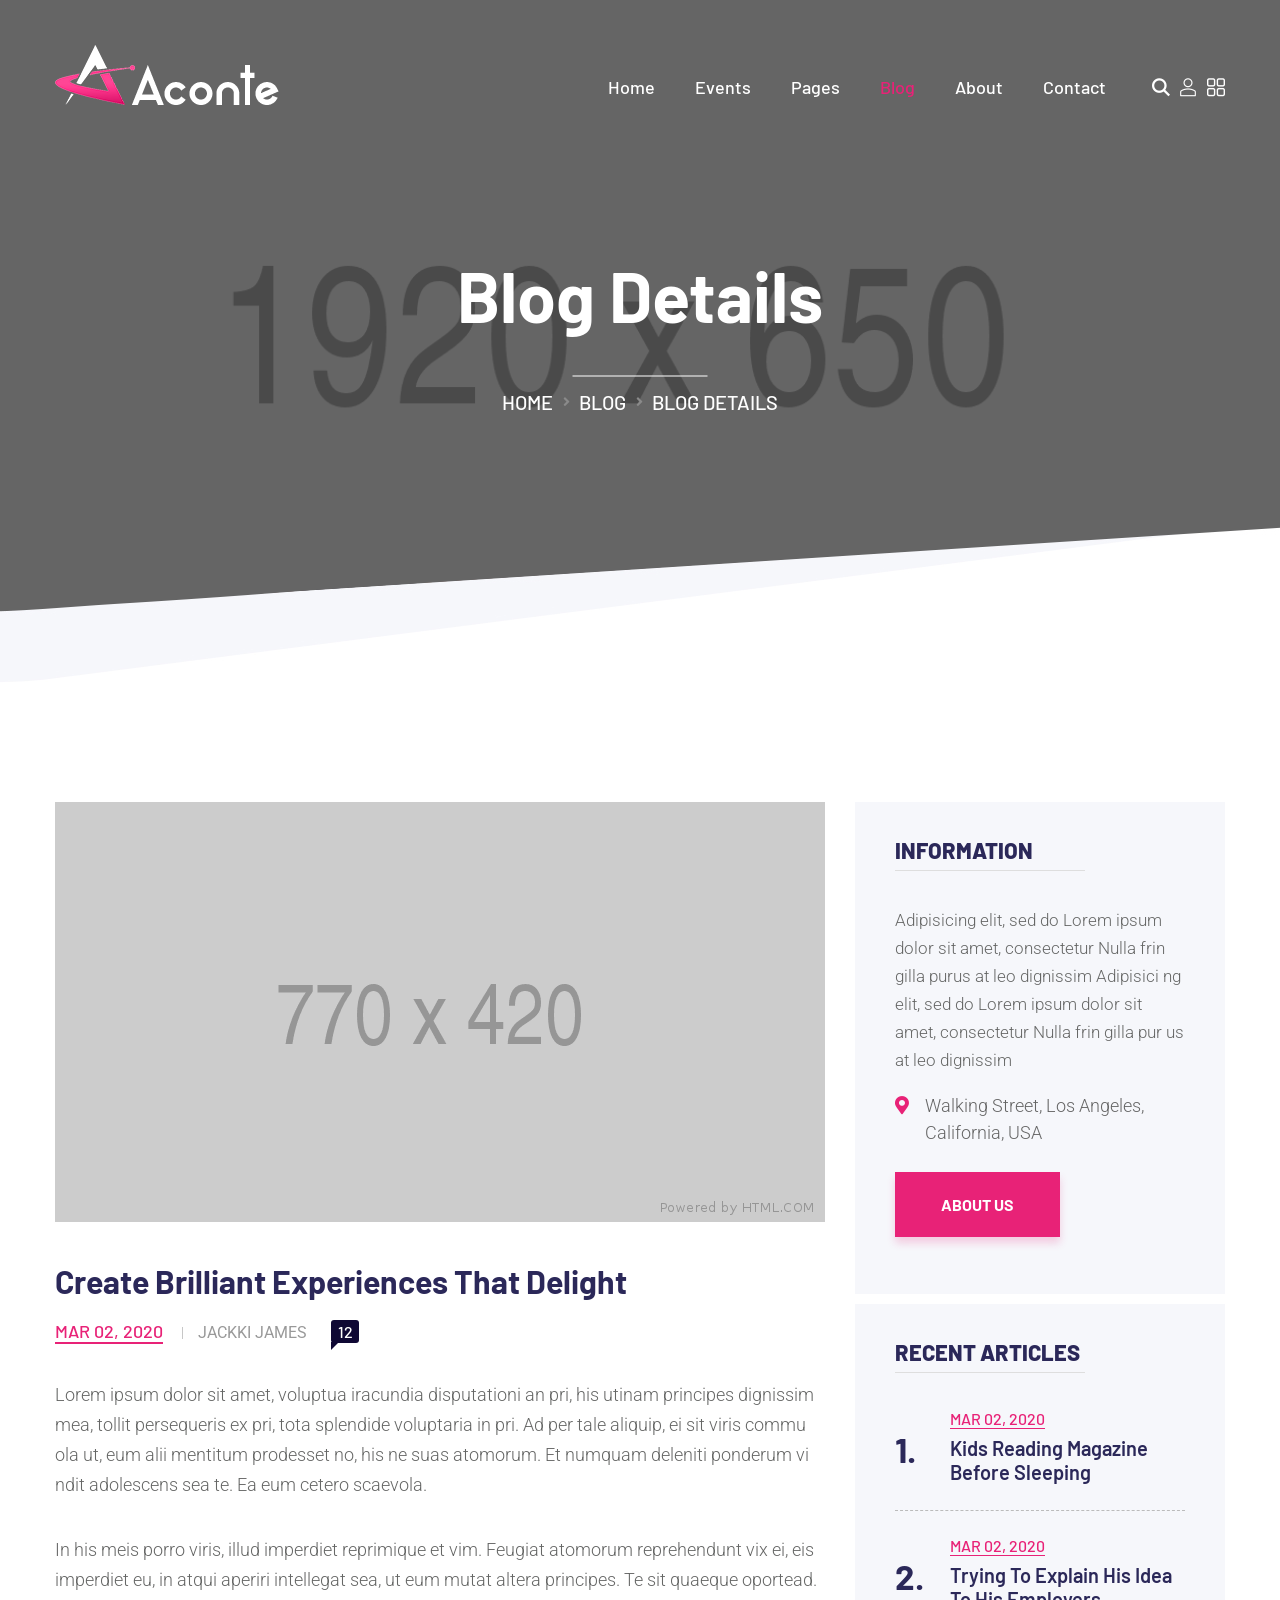
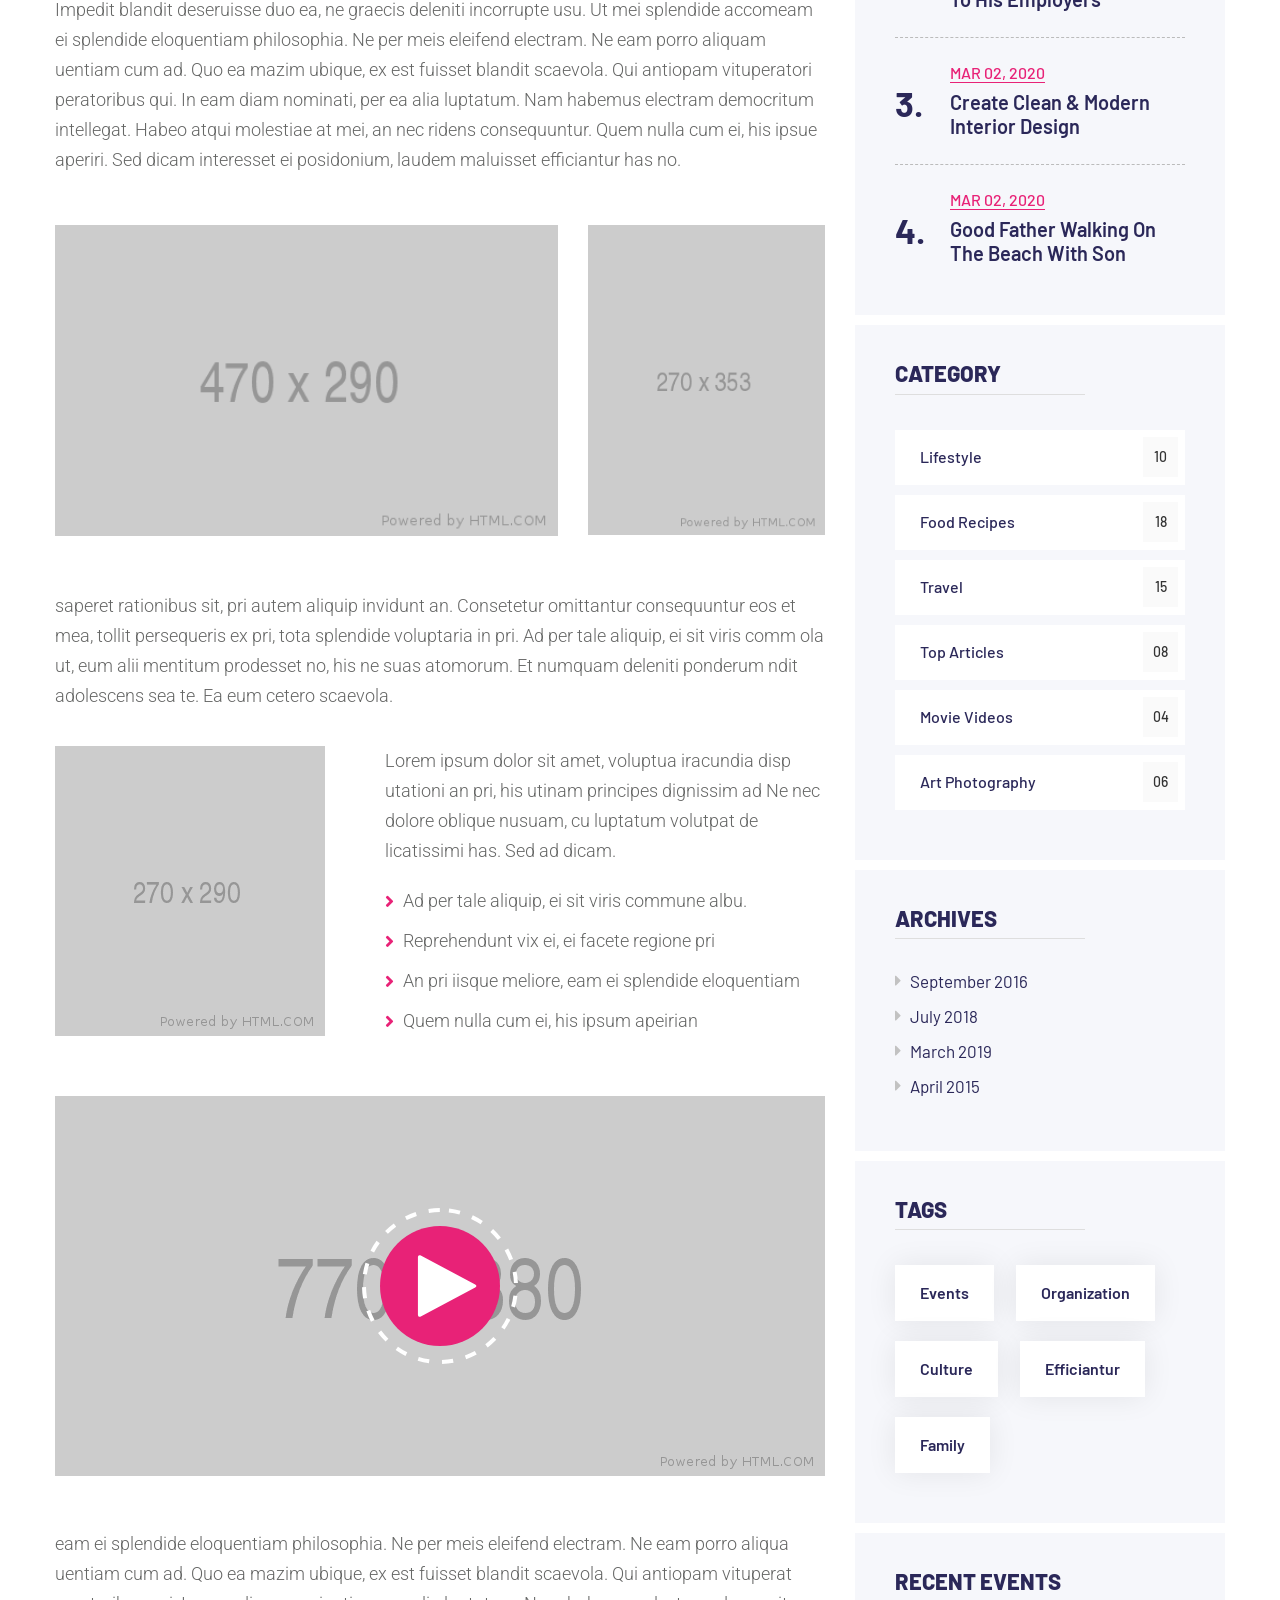
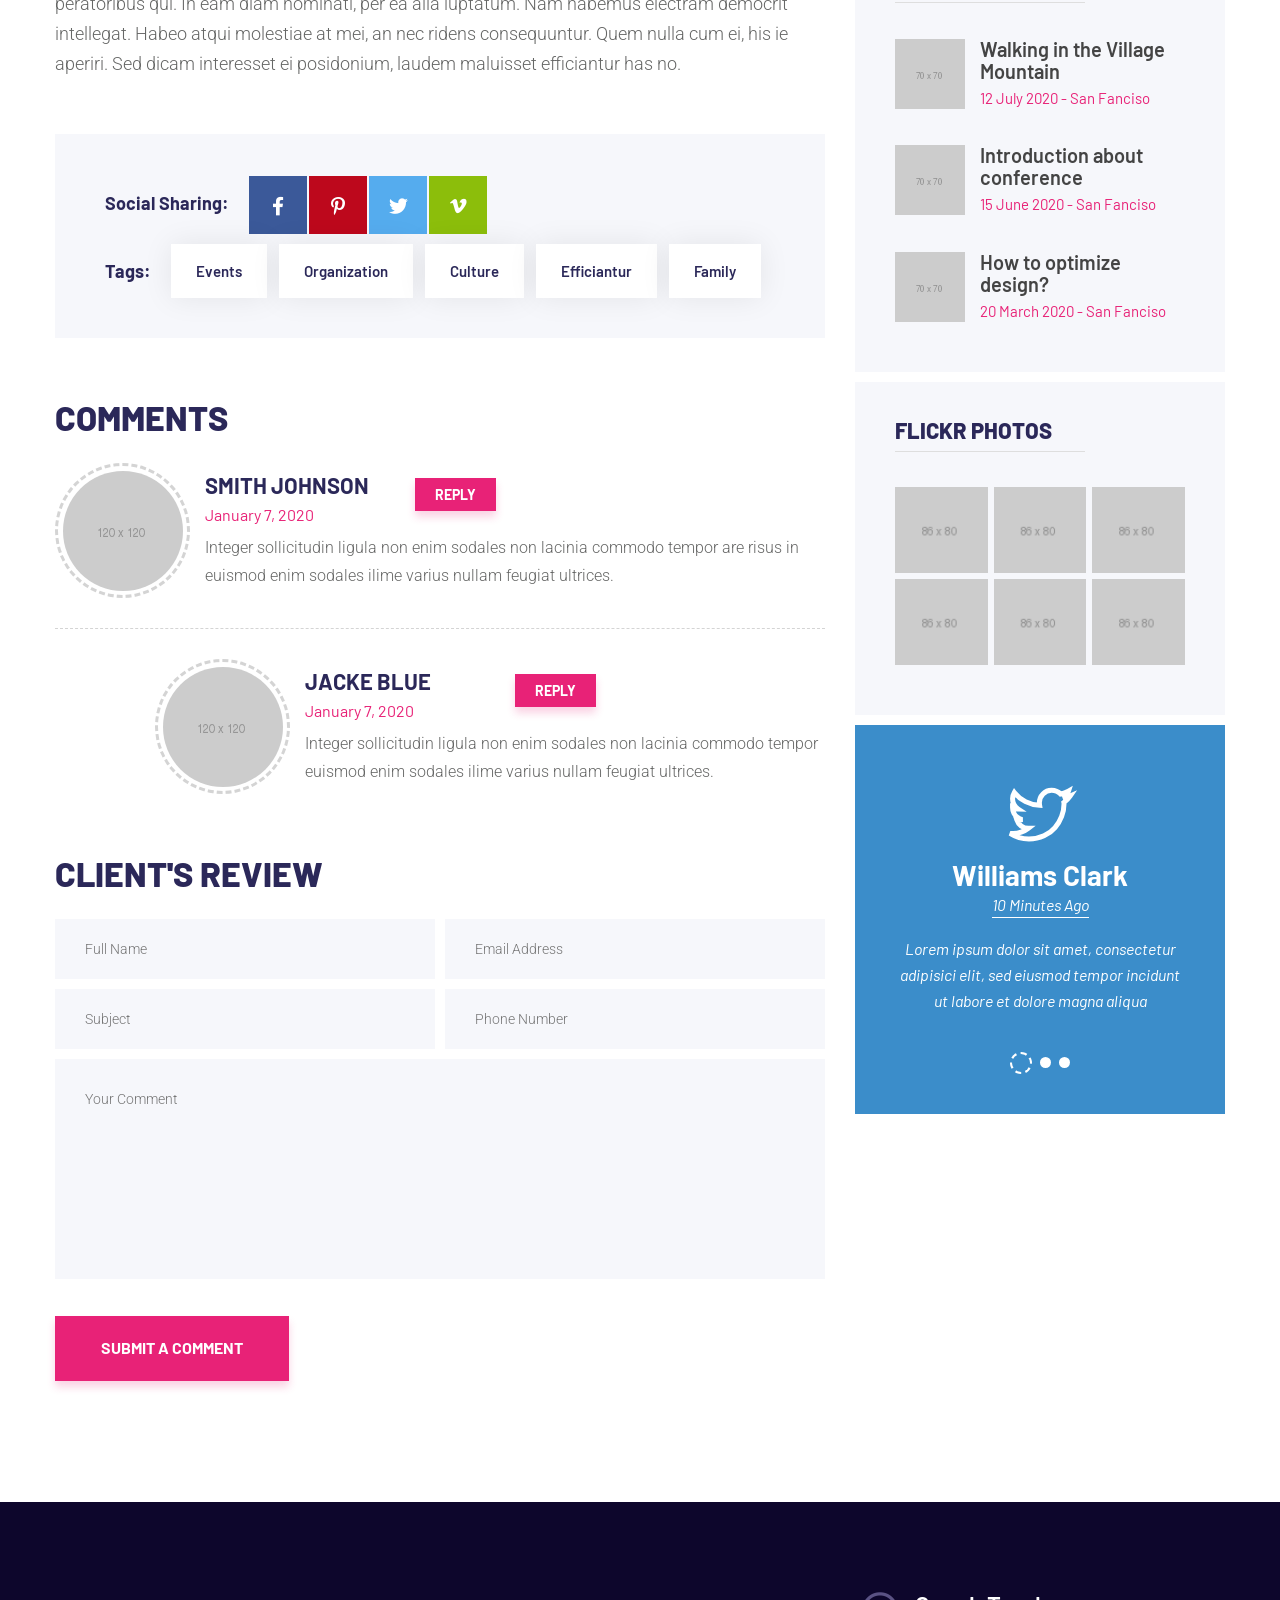
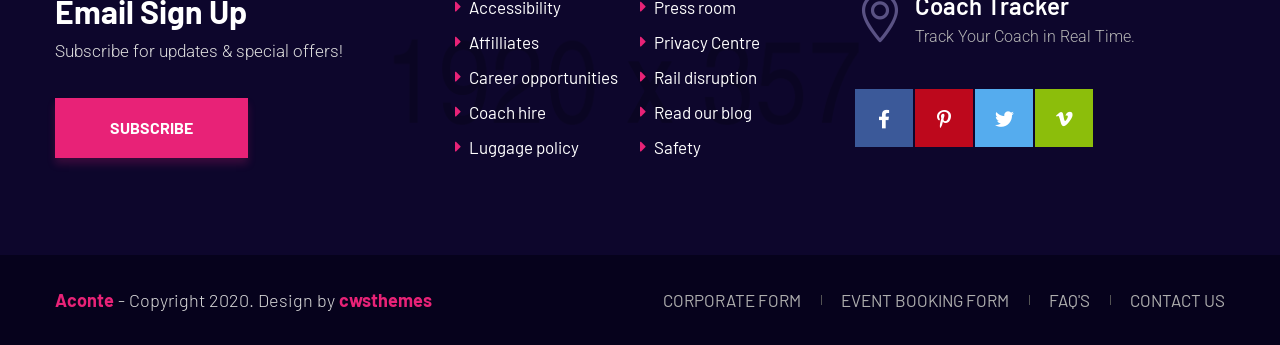
<file: Aconte/blog-detail.html>
<!DOCTYPE html>
<html lang="en">
    <head>
        <meta charset="UTF-8">
        <meta name="viewport" content="width=device-width, initial-scale=1, shrink-to-fit=no">
        <meta name="description" content="" />
        <meta name="keywords" content="" />
        <link rel="icon" href="assets/images/favicon.png" sizes="35x35" type="image/png">
        <title>Aconte - Event Management HTML5 Template</title>

        <link rel="stylesheet" href="assets/css/all.min.css">
        <link rel="stylesheet" href="assets/css/flaticon.css">
        <link rel="stylesheet" href="assets/css/animate.min.css">
        <link rel="stylesheet" href="assets/css/bootstrap.min.css">
        <link rel="stylesheet" href="assets/css/jquery.fancybox.min.css">
        <link rel="stylesheet" href="assets/css/perfect-scrollbar.css">
        <link rel="stylesheet" href="assets/css/slick.css">
        <link rel="stylesheet" href="assets/css/style.css">
        <link rel="stylesheet" href="assets/css/responsive.css">
        <link rel="stylesheet" href="assets/css/color.css">
    </head>
    <body>
        <main>
            <header class="stick style1 w-100">
                <div class="container">
                    <div class="logo-menu-wrap w-100 d-flex flex-wrap justify-content-between align-items-start">
                        <div class="logo"><h1 class="mb-0"><a href="index.html" title="Home"><img class="img-fluid" src="assets/images/logo.png" alt="Logo" srcset="assets/images/retina-logo.png"></a></h1></div><!-- Logo -->
                        <nav class="d-inline-flex align-items-center">
                            <div class="header-left">
                                <ul class="mb-0 list-unstyled d-inline-flex">
                                    <li class="menu-item-has-children"><a href="javascript:void(0);" title="">Home</a>
                                        <ul class="children mb-0 list-unstyled">
                                            <li><a href="index.html" title="">Homepage 1</a></li>
                                            <li><a href="index2.html" title="">Homepage 2</a></li>
                                            <li><a href="index3.html" title="">Homepage 3</a></li>
                                        </ul>
                                    </li>
                                    <li class="menu-item-has-children"><a href="javascript:void(0);" title="">Events</a>
                                        <ul class="children mb-0 list-unstyled">
                                            <li><a href="event-schedule.html" title="">Event Schedule 1</a></li>
                                            <li><a href="event-schedule2.html" title="">Event Schedule 2</a></li>
                                            <li><a href="events.html" title="">Events Style 1</a></li>
                                            <li><a href="events2.html" title="">Events Style 2</a></li>
                                            <li><a href="events-list.html" title="">Events List</a></li>
                                            <li><a href="event-detail.html" title="">Event Detail</a></li>
                                        </ul>
                                    </li>
                                    <li class="menu-item-has-children"><a href="javascript:void(0);" title="">Pages</a>
                                        <ul class="children mb-0 list-unstyled">
                                            <li class="menu-item-has-children"><a href="javascript:void(0);" title="">Shop</a>
                                                <ul class="children mb-0 list-unstyled">
                                                    <li><a href="products.html" title="">Products</a></li>
                                                    <li><a href="products-list.html" title="">Products List</a></li>
                                                    <li><a href="product-detail.html" title="">Product Detail</a></li>
                                                    <li><a href="cart.html" title="">Product Cart</a></li>
                                                    <li><a href="checkout.html" title="">Checkout</a></li>
                                                </ul>
                                            </li>
                                            <li class="menu-item-has-children"><a href="javascript:void(0);" title="">Gallery</a>
                                                <ul class="children mb-0 list-unstyled">
                                                    <li><a href="gallery.html" title="">Gallery</a></li>
                                                    <li><a href="portfolio.html" title="">Portfolio Style 1</a></li>
                                                    <li><a href="portfolio2.html" title="">Portfolio Style 2</a></li>
                                                    <li><a href="portfolio3.html" title="">Portfolio Style 3</a></li>
                                                </ul>
                                            </li>
                                            <li class="menu-item-has-children"><a href="javascript:void(0);" title="">Our Speakers</a>
                                                <ul class="children mb-0 list-unstyled">
                                                    <li><a href="our-speakers.html" title="">Our Speakers</a></li>
                                                    <li><a href="speaker-detail.html" title="">Speaker Detail</a></li>
                                                </ul>
                                            </li>
                                            <li><a href="content-elements.html" title="">Content Elements</a></li>
                                            <li><a href="pricing-plans.html" title="">Pricing Plan 1</a></li>
                                            <li><a href="pricing-plans2.html" title="">Pricing Plan 2</a></li>
                                            <li><a href="404.html" title="">404 Error Page</a></li>
                                            <li><a href="faq.html" title="">FAQ'S Page</a></li>
                                        </ul>
                                    </li>
                                    <li class="menu-item-has-children"><a href="javascript:void(0);" title="">Blog</a>
                                        <ul class="children mb-0 list-unstyled">
                                            <li><a href="blog.html" title="">Blog Style 1</a></li>
                                            <li><a href="blog2.html" title="">Blog Style 2</a></li>
                                            <li><a href="blog3.html" title="">Blog Style 3</a></li>
                                            <li><a href="blog-list.html" title="">Blog List</a></li>
                                            <li><a href="blog-detail.html" title="">Blog Detail</a></li>
                                        </ul>
                                    </li>
                                    <li><a href="about.html" title="">About</a></li>
                                    <li><a href="contact.html" title="">Contact</a></li>
                                </ul>
                            </div>
                            <div class="header-right-btns">
                                <a class="search-btn" href="javascript:void(0);" title=""><i class="flaticon-magnifying-glass"></i></a>
                                <a class="user-btn" href="javascript:void(0);" title=""><i class="flaticon-user"></i></a>
                                <a class="menu-btn" href="javascript:void(0);" title=""><i class="flaticon-menu"></i></a>
                            </div>
                        </nav>
                    </div><!-- Logo Menu Wrap -->
                </div>
            </header><!-- Header -->
            <div class="menu-wrap">
                <span class="menu-close"><i class="fas fa-times"></i></span>
                <ul class="mb-0 list-unstyled w-100">
                    <li class="menu-item-has-children"><a href="javascript:void(0);" title="">Home</a>
                        <ul class="children list-unstyled">
                            <li><a href="index.html" title="">Homepage 1</a></li>
                            <li><a href="index2.html" title="">Homepage 2</a></li>
                            <li><a href="index3.html" title="">Homepage 3</a></li>
                        </ul>
                    </li>
                    <li class="menu-item-has-children"><a href="javascript:void(0);" title="">Events</a>
                        <ul class="children list-unstyled">
                            <li><a href="event-schedule.html" title="">Event Schedule 1</a></li>
                            <li><a href="event-schedule2.html" title="">Event Schedule 2</a></li>
                            <li><a href="events.html" title="">Events Style 1</a></li>
                            <li><a href="events2.html" title="">Events Style 2</a></li>
                            <li><a href="events-list.html" title="">Events List</a></li>
                            <li><a href="event-detail.html" title="">Event Detail</a></li>
                        </ul>
                    </li>
                    <li class="menu-item-has-children"><a href="javascript:void(0);" title="">Blog</a>
                        <ul class="children list-unstyled">
                            <li><a href="blog.html" title="">Blog Style 1</a></li>
                            <li><a href="blog2.html" title="">Blog Style 2</a></li>
                            <li><a href="blog3.html" title="">Blog Style 3</a></li>
                            <li><a href="blog-list.html" title="">Blog List</a></li>
                            <li><a href="blog-detail.html" title="">Blog Detail</a></li>
                        </ul>
                    </li>
                    <li class="menu-item-has-children"><a href="javascript:void(0);" title="">Shop</a>
                        <ul class="children list-unstyled">
                            <li><a href="products.html" title="">Products</a></li>
                            <li><a href="products-list.html" title="">Products List</a></li>
                            <li><a href="product-detail.html" title="">Product Detail</a></li>
                            <li><a href="cart.html" title="">Product Cart</a></li>
                            <li><a href="checkout.html" title="">Checkout</a></li>
                        </ul>
                    </li>
                    <li class="menu-item-has-children"><a href="javascript:void(0);" title="">Pages</a>
                        <ul class="children list-unstyled">
                            <li class="menu-item-has-children"><a href="javascript:void(0);" title="">Our Speakers</a>
                                <ul class="children mb-0 list-unstyled">
                                    <li><a href="our-speakers.html" title="">Our Speakers</a></li>
                                    <li><a href="speaker-detail.html" title="">Speaker Detail</a></li>
                                </ul>
                            </li>
                            <li><a href="content-elements.html" title="">Content Elements</a></li>
                            <li><a href="pricing-plans.html" title="">Pricing Plan 1</a></li>
                            <li><a href="pricing-plans2.html" title="">Pricing Plan 2</a></li>
                            <li><a href="404.html" title="">404 Error Page</a></li>
                            <li><a href="faq.html" title="">FAQ'S Page</a></li>
                        </ul>
                    </li>
                    <li class="menu-item-has-children"><a href="javascript:void(0);" title="">Gallery</a>
                        <ul class="children list-unstyled">
                            <li><a href="gallery.html" title="">Gallery</a></li>
                            <li><a href="portfolio.html" title="">Portfolio Style 1</a></li>
                            <li><a href="portfolio2.html" title="">Portfolio Style 2</a></li>
                            <li><a href="portfolio3.html" title="">Portfolio Style 3</a></li>
                        </ul>
                    </li>
                    <li><a href="about.html" title="">About</a></li>
                    <li><a href="contact.html" title="">Contact</a></li>
                </ul>
                <div class="social-links4 d-flex flex-wrap">
                    <a class="facebook" href="javascript:void(0);" title="Facebook" target="_blank"><i class="fab fa-facebook-f"></i></a>
                    <a class="pinterest" href="javascript:void(0);" title="Pinterest" target="_blank"><i class="fab fa-pinterest-p"></i></a>
                    <a class="twitter" href="javascript:void(0);" title="Twitter" target="_blank"><i class="fab fa-twitter"></i></a>
                    <a class="vimeo" href="javascript:void(0);" title="Vimeo" target="_blank"><i class="fab fa-vimeo-v"></i></a>
                </div>
            </div><!-- Menu Wrap -->
            <div class="header-search d-flex flex-wrap justify-content-center align-items-center w-100">
                <span class="search-close-btn"><i class="fas fa-times"></i></span>
                <form>
                    <input type="text" placeholder="Search">
                </form>
            </div><!-- Header Search -->
            <div class="login-popup-wrap position-fixed h-100 text-center d-flex flex-wrap align-items-center justify-content-center w-100">
                <div class="login-popup-inner d-inline-block w-100">
                    <h3 class="mb-0">Sign In</h3>
                    <form>
                        <input class="w-100" type="email" placeholder="Email Address">
                        <input class="w-100" type="password" placeholder="Password">
                        <button class="thm-btn fill-btn" type="submit">Login<span></span></button>
                        <a class="d-inline-block" href="javascript:void(0);" title="">Forget A Password</a>
                    </form>
                </div>
            </div><!-- Login Popup -->
            <section>
                <div class="w-100 pt-180 pb-180 page-title-wrap text-center black-layer opc5 position-relative">
                    <div class="fixed-bg" style="background-image: url(assets/images/parallax8.jpg);"></div>
                    <div class="container">
                        <div class="page-title-inner d-inline-block">
                            <h1 class="mb-0">Blog Details</h1>
                            <ol class="breadcrumb">
                                <li class="breadcrumb-item"><a href="index.html" title="">Home</a></li>
                                <li class="breadcrumb-item"><a href="blog.html" title="">Blog</a></li>
                                <li class="breadcrumb-item active">Blog Details</li>
                            </ol>
                        </div>
                    </div>
                </div><!-- Page Title Wrap -->
            </section>
            <section>
                <div class="w-100 pt-140 pb-120 position-relative">
                    <div class="container">
                        <div class="page-wrap w-100">
                            <div class="row">
                                <div class="col-md-12 col-sm-12 col-lg-8">
                                    <div class="blog-detail w-100">
                                        <div class="blog-detail-info w-100">
                                            <img class="img-fluid w-100" src="assets/images/resources/blog-detail-img.jpg" alt="Blog Detail Image">
                                            <h2 class="mb-0">Create Brilliant Experiences That Delight</h2>
                                            <div class="post-meta2">
                                                <span class="post-date thm-clr">Mar 02, 2020</span>
                                                <span class="post-author">Jackki James</span>
                                                <i class="post-cmt">12</i>
                                            </div>
                                        </div>
                                        <div class="blog-detail-desc w-100">
                                            <p class="mb-0">Lorem ipsum dolor sit amet, voluptua iracundia disputationi an pri, his utinam principes dignissim mea, tollit persequeris ex pri, tota splendide voluptaria in pri. Ad per tale aliquip, ei sit viris commu ola ut, eum alii mentitum prodesset no, his ne suas atomorum. Et numquam deleniti ponderum vi ndit adolescens sea te. Ea eum cetero scaevola.</p>
                                            <p class="mb-0">In his meis porro viris, illud imperdiet reprimique et vim. Feugiat atomorum reprehendunt vix ei, eis imperdiet eu, in atqui aperiri intellegat sea, ut eum mutat altera principes. Te sit quaeque oportead. Impedit blandit deseruisse duo ea, ne graecis deleniti incorrupte usu. Ut mei splendide accomeam ei splendide eloquentiam philosophia. Ne per meis eleifend electram. Ne eam porro aliquam uentiam cum ad. Quo ea mazim ubique, ex est fuisset blandit scaevola. Qui antiopam vituperatori peratoribus qui. In eam diam nominati, per ea alia luptatum. Nam habemus electram democritum intellegat. Habeo atqui molestiae at mei, an nec ridens consequuntur. Quem nulla cum ei, his ipsue aperiri. Sed dicam interesset ei posidonium, laudem maluisset efficiantur has no.</p>
                                            <div class="blog-detail-gallery w-100">
                                                <div class="row">
                                                    <div class="col-md-8 col-sm-8 col-lg-8">
                                                        <a href="assets/images/resources/blog-detail-img2.jpg" data-fancybox="gallery" title=""><img class="img-fluid w-100" src="assets/images/resources/blog-detail-img2.jpg" alt="Blog Detail Image 2"></a>
                                                    </div>
                                                    <div class="col-md-4 col-sm-4 col-lg-4">
                                                        <a href="assets/images/resources/blog-detail-img3.jpg" data-fancybox="gallery" title=""><img class="img-fluid w-100" src="assets/images/resources/blog-detail-img3.jpg" alt="Blog Detail Image 3"></a>
                                                    </div>
                                                </div>
                                            </div>
                                            <p class="mb-0">saperet rationibus sit, pri autem aliquip invidunt an. Consetetur omittantur consequuntur eos et mea, tollit persequeris ex pri, tota splendide voluptaria in pri. Ad per tale aliquip, ei sit viris comm ola ut, eum alii mentitum prodesset no, his ne suas atomorum. Et numquam deleniti ponderum ndit adolescens sea te. Ea eum cetero scaevola.</p>
                                            <p class="mb-0"><img class="img-fluid alignleft" src="assets/images/resources/blog-detail-img4.jpg" alt="Blog Detail Image 4"> Lorem ipsum dolor sit amet, voluptua iracundia disp utationi an pri, his utinam principes dignissim ad Ne nec dolore oblique nusuam, cu luptatum volutpat de licatissimi has. Sed ad dicam.</p>
                                            <ul class="mb-0 list-unstyled">
                                                <li>Ad per tale aliquip, ei sit viris commune albu.</li>
                                                <li>Reprehendunt vix ei, ei facete regione pri</li>
                                                <li>An pri iisque meliore, eam ei splendide eloquentiam</li>
                                                <li>Quem nulla cum ei, his ipsum apeirian</li>
                                            </ul>
                                            <div class="detail-video position-relative w-100">
                                                <a class="d-inline-block position-absolute play-btn" data-fancybox href="https://player.vimeo.com/video/130661238" title="Video">
                                                    <svg version="1.1" class="play" xmlns="http://www.w3.org/2000/svg" xmlns:xlink="http://www.w3.org/1999/xlink" x="0px" y="0px" height="10rem" width="10rem" viewBox="0 0 100 100" enable-background="new 0 0 100 100" xml:space="preserve">
                                                        <path class="stroke-dotted" fill="none" stroke="#fff" d="M49.9,2.5C23.6,2.8,2.1,24.4,2.5,50.4C2.9,76.5,24.7,98,50.3,97.5c26.4-0.6,47.4-21.8,47.2-47.7 C97.3,23.7,75.7,2.3,49.9,2.5"></path> 
                                                        <path class="icon" fill="#fff" d="M38,69c-1,0.5-1.8,0-1.8-1.1V32.1c0-1.1,0.8-1.6,1.8-1.1l34,18c1,0.5,1,1.4,0,1.9L38,69z"></path>
                                                    </svg>
                                                </a>
                                                <img class="img-fluid w-100" src="assets/images/resources/blog-detail-img5.jpg" alt="Blog Detail Image 5">
                                            </div>
                                            <p class="mb-0">eam ei splendide eloquentiam philosophia. Ne per meis eleifend electram. Ne eam porro aliqua uentiam cum ad. Quo ea mazim ubique, ex est fuisset blandit scaevola. Qui antiopam vituperat peratoribus qui. In eam diam nominati, per ea alia luptatum. Nam habemus electram democrit intellegat. Habeo atqui molestiae at mei, an nec ridens consequuntur. Quem nulla cum ei, his ie aperiri. Sed dicam interesset ei posidonium, laudem maluisset efficiantur has no.</p>
                                        </div>
                                        <div class="blog-detail-social-tags mt-55 w-100 gray-bg">
                                            <div class="blog-detail-social-wrap d-flex flex-wrap align-items-center w-100">
                                                <span>Social Sharing:</span>
                                                <div class="social-links4 d-flex flex-wrap">
                                                    <a class="facebook" href="javascript:void(0);" title="Facebook" target="_blank"><i class="fab fa-facebook-f"></i></a>
                                                    <a class="pinterest" href="javascript:void(0);" title="Pinterest" target="_blank"><i class="fab fa-pinterest-p"></i></a>
                                                    <a class="twitter" href="javascript:void(0);" title="Twitter" target="_blank"><i class="fab fa-twitter"></i></a>
                                                    <a class="vimeo" href="javascript:void(0);" title="Vimeo" target="_blank"><i class="fab fa-vimeo-v"></i></a>
                                                </div>
                                            </div>
                                            <div class="blog-detail-tags-wrap d-flex flex-wrap align-items-center w-100">
                                                <span>Tags:</span>
                                                <div class="tagclouds">
                                                    <a href="javascript:void(0);" title="">Events</a>
                                                    <a href="javascript:void(0);" title="">Organization</a>
                                                    <a href="javascript:void(0);" title="">Culture</a>
                                                    <a href="javascript:void(0);" title="">Efficiantur</a>
                                                    <a href="javascript:void(0);" title="">Family</a>
                                                </div>
                                            </div>
                                        </div>
                                        <div class="detail-reviews mt-60 detail-meta d-inline-block w-100">
                                            <h3>Comments</h3>
                                            <div class="comment-threads w-100">
                                                <ul class="comments-list mb-0 list-unstyled">
                                                    <li>
                                                        <div class="comment w-100">
                                                            <div class="comment-thumb rounded-circle"><img class="img-fluid rounded-circle" src="assets/images/resources/comment-img1.jpg" alt="Comment Image 1"></div>
                                                            <div class="comment-info">
                                                                <h4 class="mb-0">Smith Johnson</h4>
                                                                <span class="thm-clr d-inline-block">January 7, 2020</span>
                                                                <a class="thm-btn fill-btn comment-reply-link" href="javascript:void(0);" title="">Reply<span></span></a>
                                                                <p class="mb-0">Integer sollicitudin ligula non enim sodales non lacinia commodo tempor are risus in euismod enim sodales ilime varius nullam feugiat ultrices.</p>
                                                            </div>
                                                        </div>
                                                    </li>
                                                    <li>
                                                        <div class="comment comment-reply w-100">
                                                            <div class="comment-thumb rounded-circle"><img class="img-fluid rounded-circle" src="assets/images/resources/comment-img2.jpg" alt="Comment Image 2"></div>
                                                            <div class="comment-info">
                                                                <h4 class="mb-0">Jacke Blue</h4>
                                                                <span class="thm-clr d-inline-block">January 7, 2020</span>
                                                                <a class="thm-btn fill-btn comment-reply-link" href="javascript:void(0);" title="">Reply<span></span></a>
                                                                <p class="mb-0">Integer sollicitudin ligula non enim sodales non lacinia commodo tempor euismod enim sodales ilime varius nullam feugiat ultrices.</p>
                                                            </div>
                                                        </div>
                                                    </li>
                                                </ul>
                                            </div>
                                        </div>
                                        <div class="detail-form mt-60 detail-meta d-inline-block w-100">
                                            <h3>Client's Review</h3>
                                            <form class="w-100">
                                                <div class="row mrg10">
                                                    <div class="col-md-6 col-sm-6 col-lg-6">
                                                        <input class="w-100" type="text" placeholder="Full Name">
                                                    </div>
                                                    <div class="col-md-6 col-sm-6 col-lg-6">
                                                        <input class="w-100" type="email" placeholder="Email Address">
                                                    </div>
                                                    <div class="col-md-6 col-sm-6 col-lg-6">
                                                        <input class="w-100" type="text" placeholder="Subject">
                                                    </div>
                                                    <div class="col-md-6 col-sm-6 col-lg-6">
                                                        <input class="w-100" type="tel" placeholder="Phone Number">
                                                    </div>
                                                    <div class="col-md-12 col-sm-12 col-lg-12">
                                                        <textarea class="w-100" placeholder="Your Comment"></textarea>
                                                        <button class="thm-btn fill-btn" type="submit">Submit A Comment<span></span></button>
                                                    </div>
                                                </div>
                                            </form>
                                        </div>
                                    </div>
                                </div>
                                <div class="col-md-12 col-sm-12 col-lg-4">
                                    <aside class="sidebar-wrap w-100">
                                        <div class="widget-box w-100">
                                            <h3>Information</h3>
                                            <p class="mb-0">Adipisicing elit, sed do Lorem ipsum dolor sit amet, consectetur Nulla frin gilla purus at leo dignissim Adipisici ng elit, sed do Lorem ipsum dolor sit amet, consectetur Nulla frin gilla pur us at leo dignissim</p>
                                            <span class="adrs d-block"><i class="thm-clr fas fa-map-marker-alt"></i>Walking Street, Los Angeles, California, USA</span>
                                            <a class="thm-btn fill-btn" href="about.html" title="">About Us<span></span></a>
                                        </div>
                                        <div class="widget-box w-100">
                                            <h3>Recent Articles</h3>
                                            <div class="articles-list w-100">
                                                <div class="article-box d-flex flex-wrap w-100">
                                                    <i>1.</i>
                                                    <div class="article-info">
                                                        <span class="post-date thm-clr">Mar 02, 2020</span>
                                                        <h4 class="mb-0"><a href="blog-detail.html" title="">Kids Reading Magazine Before Sleeping</a></h4>
                                                    </div>
                                                </div>
                                                <div class="article-box d-flex flex-wrap w-100">
                                                    <i>2.</i>
                                                    <div class="article-info">
                                                        <span class="post-date thm-clr">Mar 02, 2020</span>
                                                        <h4 class="mb-0"><a href="blog-detail.html" title="">Trying To Explain His Idea To His Employers</a></h4>
                                                    </div>
                                                </div>
                                                <div class="article-box d-flex flex-wrap w-100">
                                                    <i>3.</i>
                                                    <div class="article-info">
                                                        <span class="post-date thm-clr">Mar 02, 2020</span>
                                                        <h4 class="mb-0"><a href="blog-detail.html" title="">Create Clean & Modern Interior Design</a></h4>
                                                    </div>
                                                </div>
                                                <div class="article-box d-flex flex-wrap w-100">
                                                    <i>4.</i>
                                                    <div class="article-info">
                                                        <span class="post-date thm-clr">Mar 02, 2020</span>
                                                        <h4 class="mb-0"><a href="blog-detail.html" title="">Good Father Walking On The Beach With Son</a></h4>
                                                    </div>
                                                </div>
                                            </div>
                                        </div>
                                        <div class="widget-box w-100">
                                            <h3>Category</h3>
                                            <ul class="cate-list mb-0 list-unstyled w-100">
                                                <li><a href="javascript:void(0);" title="">Lifestyle</a><span>10</span></li>
                                                <li><a href="javascript:void(0);" title="">Food Recipes</a><span>18</span></li>
                                                <li><a href="javascript:void(0);" title="">Travel</a><span>15</span></li>
                                                <li><a href="javascript:void(0);" title="">Top Articles</a><span>08</span></li>
                                                <li><a href="javascript:void(0);" title="">Movie Videos</a><span>04</span></li>
                                                <li><a href="javascript:void(0);" title="">Art Photography</a><span>06</span></li>
                                            </ul>
                                        </div>
                                        <div class="widget-box w-100">
                                            <h3>Archives</h3>
                                            <ul class="mb-0 list-unstyled w-100">
                                                <li><a href="javascript:void(0);" title="">September 2016</a></li>
                                                <li><a href="javascript:void(0);" title="">July 2018</a></li>
                                                <li><a href="javascript:void(0);" title="">March 2019</a></li>
                                                <li><a href="javascript:void(0);" title="">April 2015</a></li>
                                            </ul>
                                        </div>
                                        <div class="widget-box w-100">
                                            <h3>Tags</h3>
                                            <div class="tagclouds">
                                                <a href="javascript:void(0);" title="">Events</a>
                                                <a href="javascript:void(0);" title="">Organization</a>
                                                <a href="javascript:void(0);" title="">Culture</a>
                                                <a href="javascript:void(0);" title="">Efficiantur</a>
                                                <a href="javascript:void(0);" title="">Family</a>
                                            </div>
                                        </div>
                                        <div class="widget-box w-100">
                                            <h3>Recent Events</h3>
                                            <div class="recent-events-list w-100">
                                                <div class="recent-event w-100">
                                                    <a href="event-detail.html" title=""><img class="img-fluid w-100" src="assets/images/resources/rec-img1.jpg" alt="Recent Image 1"></a>
                                                    <div class="recent-event-info">
                                                        <h4 class="mb-0"><a href="event-detail.html" title="">Walking in the Village Mountain</a></h4>
                                                        <span class="thm-clr">12 July 2020 - San Fanciso</span>
                                                    </div>
                                                </div>
                                                <div class="recent-event w-100">
                                                    <a href="event-detail.html" title=""><img class="img-fluid w-100" src="assets/images/resources/rec-img2.jpg" alt="Recent Image 2"></a>
                                                    <div class="recent-event-info">
                                                        <h4 class="mb-0"><a href="event-detail.html" title="">Introduction about conference</a></h4>
                                                        <span class="thm-clr">15 June 2020 - San Fanciso</span>
                                                    </div>
                                                </div>
                                                <div class="recent-event w-100">
                                                    <a href="event-detail.html" title=""><img class="img-fluid w-100" src="assets/images/resources/rec-img3.jpg" alt="Recent Image 3"></a>
                                                    <div class="recent-event-info">
                                                        <h4 class="mb-0"><a href="event-detail.html" title="">How to optimize design?</a></h4>
                                                        <span class="thm-clr">20 March 2020 - San Fanciso</span>
                                                    </div>
                                                </div>
                                            </div>
                                        </div>
                                        <div class="widget-box w-100">
                                            <h3>Flickr Photos</h3>
                                            <ul class="flickr-photos-list d-flex flex-wrap list-unstyled">
                                                <li><a href="javascript:void(0);" title=""><img class="img-fluid w-100" src="assets/images/resources/flickr-img1.jpg" alt="Flickr Image 1"></a></li>
                                                <li><a href="javascript:void(0);" title=""><img class="img-fluid w-100" src="assets/images/resources/flickr-img2.jpg" alt="Flickr Image 2"></a></li>
                                                <li><a href="javascript:void(0);" title=""><img class="img-fluid w-100" src="assets/images/resources/flickr-img3.jpg" alt="Flickr Image 3"></a></li>
                                                <li><a href="javascript:void(0);" title=""><img class="img-fluid w-100" src="assets/images/resources/flickr-img4.jpg" alt="Flickr Image 4"></a></li>
                                                <li><a href="javascript:void(0);" title=""><img class="img-fluid w-100" src="assets/images/resources/flickr-img5.jpg" alt="Flickr Image 5"></a></li>
                                                <li><a href="javascript:void(0);" title=""><img class="img-fluid w-100" src="assets/images/resources/flickr-img6.jpg" alt="Flickr Image 6"></a></li>
                                            </ul>
                                        </div>
                                        <div class="widget-box tweet-widget w-100">
                                            <div class="tweet-caro">
                                                <div class="tweet-box text-center">
                                                    <i class="fab fa-twitter"></i>
                                                    <h4 class="mb-0">Williams Clark</h4>
                                                    <span class="d-inline-block">10 Minutes Ago</span>
                                                    <p class="mb-0">Lorem ipsum dolor sit amet, consectetur adipisici elit, sed eiusmod tempor incidunt ut labore et dolore magna aliqua</p>
                                                </div>
                                                <div class="tweet-box text-center">
                                                    <i class="fab fa-twitter"></i>
                                                    <h4 class="mb-0">Clark Williams</h4>
                                                    <span class="d-inline-block">10 Minutes Ago</span>
                                                    <p class="mb-0">Lorem ipsum dolor sit amet, consectetur adipisici elit, sed eiusmod tempor incidunt ut labore et dolore magna aliqua</p>
                                                </div>
                                                <div class="tweet-box text-center">
                                                    <i class="fab fa-twitter"></i>
                                                    <h4 class="mb-0">Johan Doe</h4>
                                                    <span class="d-inline-block">10 Minutes Ago</span>
                                                    <p class="mb-0">Lorem ipsum dolor sit amet, consectetur adipisici elit, sed eiusmod tempor incidunt ut labore et dolore magna aliqua</p>
                                                </div>
                                            </div>
                                        </div>
                                    </aside><!-- Sidebar Wrap -->
                                </div>
                            </div>
                        </div><!-- Page Wrap -->
                    </div>
                </div>
            </section>
            <footer>
                <div class="w-100 pt-90 pb-40 blue-layer opc2 position-relative">
                    <div class="fixed-bg back-blend-multiply bg-color4" style="background-image: url(assets/images/parallax7.jpg);"></div>
                    <div class="container">
                        <div class="footer-wrap2 w-100">
                            <div class="row res-caro">
                                <div class="col-md-4 col-sm-6 col-lg-4">
                                    <div class="widget w-100 mb-50">
                                        <div class="sign-up w-100">
                                            <h3 class="mb-0">Email Sign Up</h3>
                                            <p class="mb-0">Subscribe for updates & special offers!</p>
                                            <a class="thm-btn fill-btn" href="javascript:void(0);" title="">Subscribe<span></span></a>
                                        </div>
                                    </div>
                                </div>
                                <div class="col-md-4 col-sm-6 col-lg-4">
                                    <div class="widget d-flex flex-wrap w-100 mb-50">
                                        <ul class="mb-0 list-unstyled w-100">
                                            <li><a href="javascript:void(0);" title="">Accessibility</a></li>
                                            <li><a href="javascript:void(0);" title="">Affilliates</a></li>
                                            <li><a href="javascript:void(0);" title="">Career opportunities</a></li>
                                            <li><a href="javascript:void(0);" title="">Coach hire</a></li>
                                            <li><a href="javascript:void(0);" title="">Luggage policy</a></li>
                                        </ul>
                                        <ul class="mb-0 list-unstyled w-100">
                                            <li><a href="javascript:void(0);" title="">Press room</a></li>
                                            <li><a href="javascript:void(0);" title="">Privacy Centre</a></li>
                                            <li><a href="javascript:void(0);" title="">Rail disruption</a></li>
                                            <li><a href="javascript:void(0);" title="">Read our blog</a></li>
                                            <li><a href="javascript:void(0);" title="">Safety</a></li>
                                        </ul>
                                    </div>
                                </div>
                                <div class="col-md-4 col-sm-6 col-lg-4">
                                    <div class="widget w-100 mb-50">
                                        <div class="track w-100">
                                            <i class="flaticon-maps-and-flags"></i>
                                            <h4 class="mb-0">Coach Tracker</h4>
                                            <span class="d-block">Track Your Coach in Real Time.</span>
                                        </div>
                                        <div class="social-links4 d-flex flex-wrap">
                                            <a class="facebook" href="javascript:void(0);" title="Facebook" target="_blank"><i class="fab fa-facebook-f"></i></a>
                                            <a class="pinterest" href="javascript:void(0);" title="Pinterest" target="_blank"><i class="fab fa-pinterest-p"></i></a>
                                            <a class="twitter" href="javascript:void(0);" title="Twitter" target="_blank"><i class="fab fa-twitter"></i></a>
                                            <a class="vimeo" href="javascript:void(0);" title="Vimeo" target="_blank"><i class="fab fa-vimeo-v"></i></a>
                                        </div>
                                    </div>
                                </div>
                            </div>
                        </div><!-- Footer Wrap -->
                    </div>
                </div>
            </footer><!-- Footer -->
            <div class="bottom-bar w-100">
                <div class="container">
                    <div class="bottom-bar-inner d-flex flex-wrap align-items-center justify-content-between w-100">
                        <p class="mb-0"><a href="index.html" title="">Aconte</a> - Copyright 2020. Design by <a href="javascript:void(0);" title="" target="_blank">cwsthemes</a></p>
                        <ul class="bottom-links list-unstyled d-inline-flex mb-0">
                            <li><a href="javascript:void(0);" title="">Corporate Form</a></li>
                            <li><a href="javascript:void(0);" title="">Event Booking Form</a></li>
                            <li><a href="javascript:void(0);" title="">Faq's</a></li>
                            <li><a href="javascript:void(0);" title="">Contact Us</a></li>
                        </ul>
                    </div>
                </div>
            </div><!-- Bottom Bar -->
        </main><!-- Main Wrapper -->

        <script src="assets/js/jquery.min.js"></script>
        <script src="assets/js/popper.min.js"></script>
        <script src="assets/js/bootstrap.min.js"></script>
        <script src="assets/js/wow.min.js"></script>
        <script src="assets/js/counterup.min.js"></script>
        <script src="assets/js/jquery.downCount.js"></script>
        <script src="assets/js/jquery.fancybox.min.js"></script>
        <script src="assets/js/perfect-scrollbar.min.js"></script>
        <script src="assets/js/slick.min.js"></script>
        <script src="assets/js/isotope.min.js"></script>
        <script src="assets/js/ResizeSensor.min.js"></script>
        <script src="assets/js/theia-sticky-sidebar.min.js"></script>
        <script src="assets/js/custom-scripts.js"></script>
    </body>	
</html>
</file>
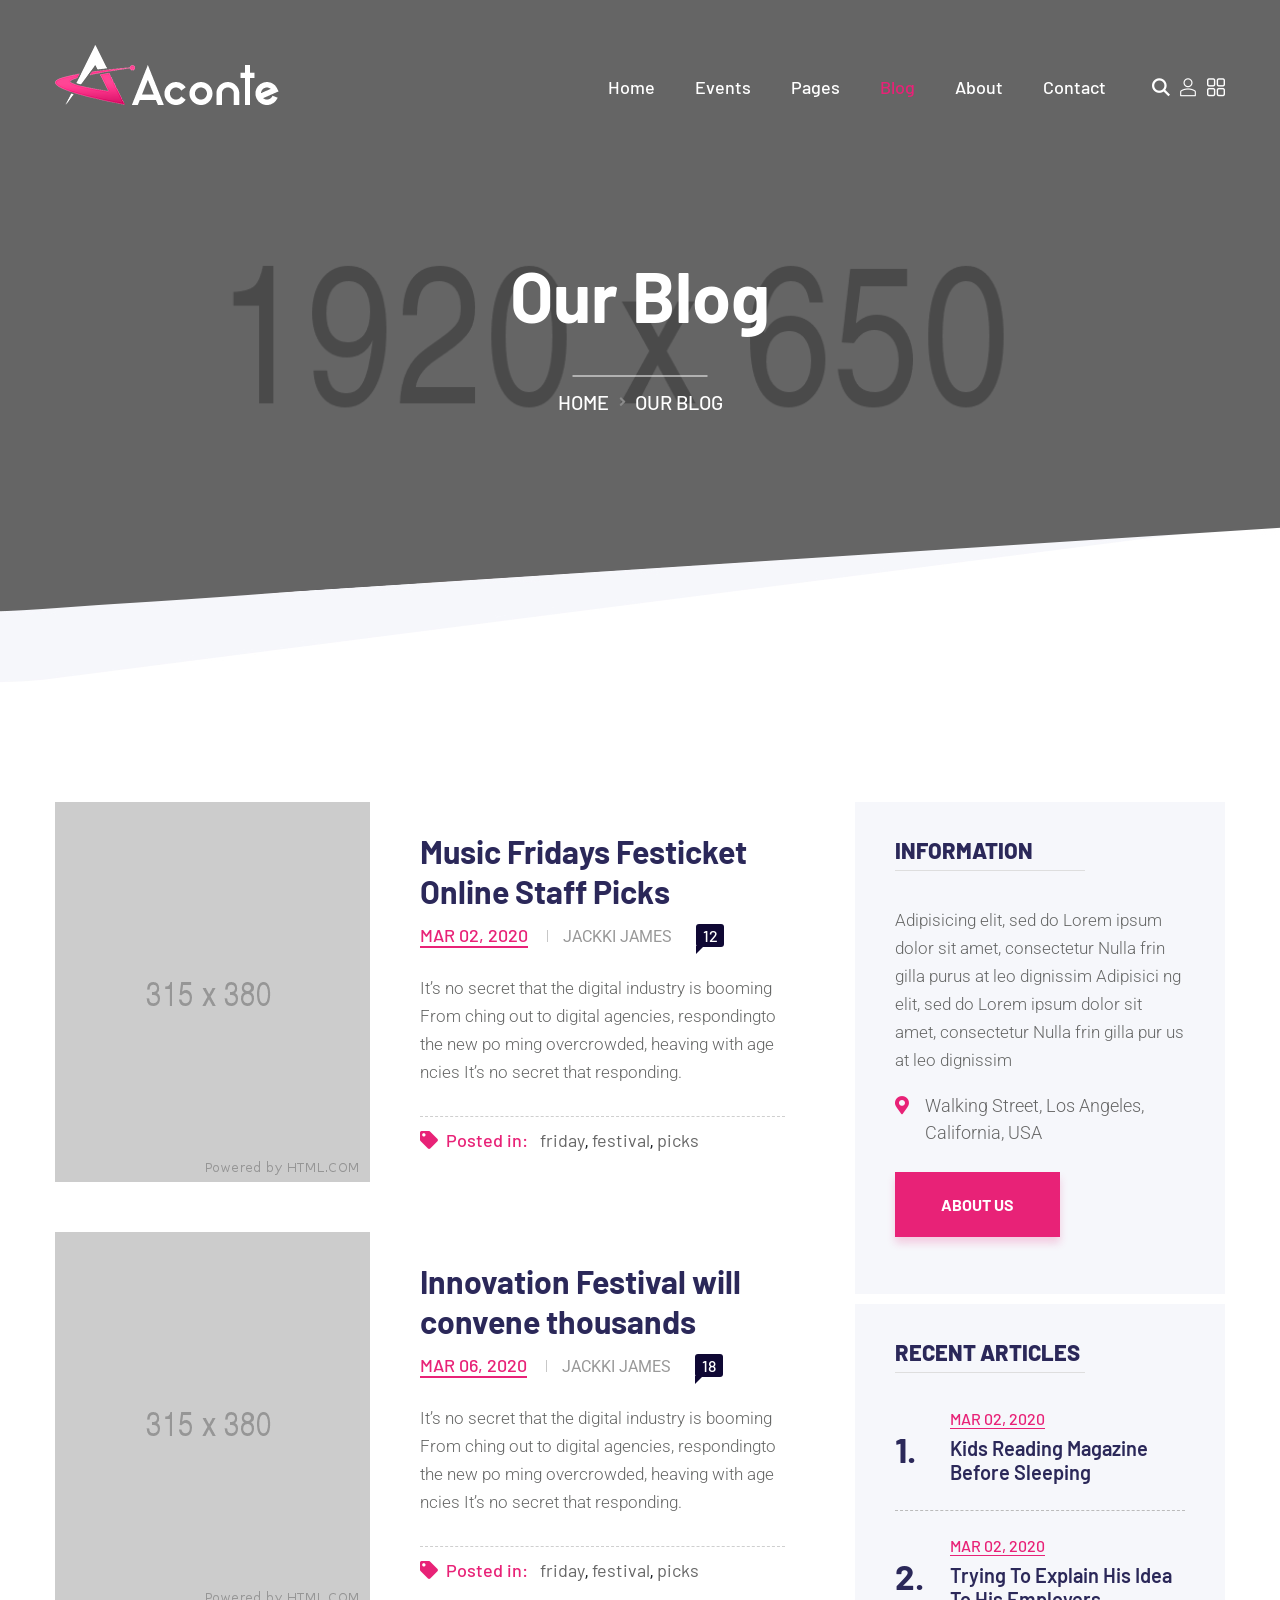
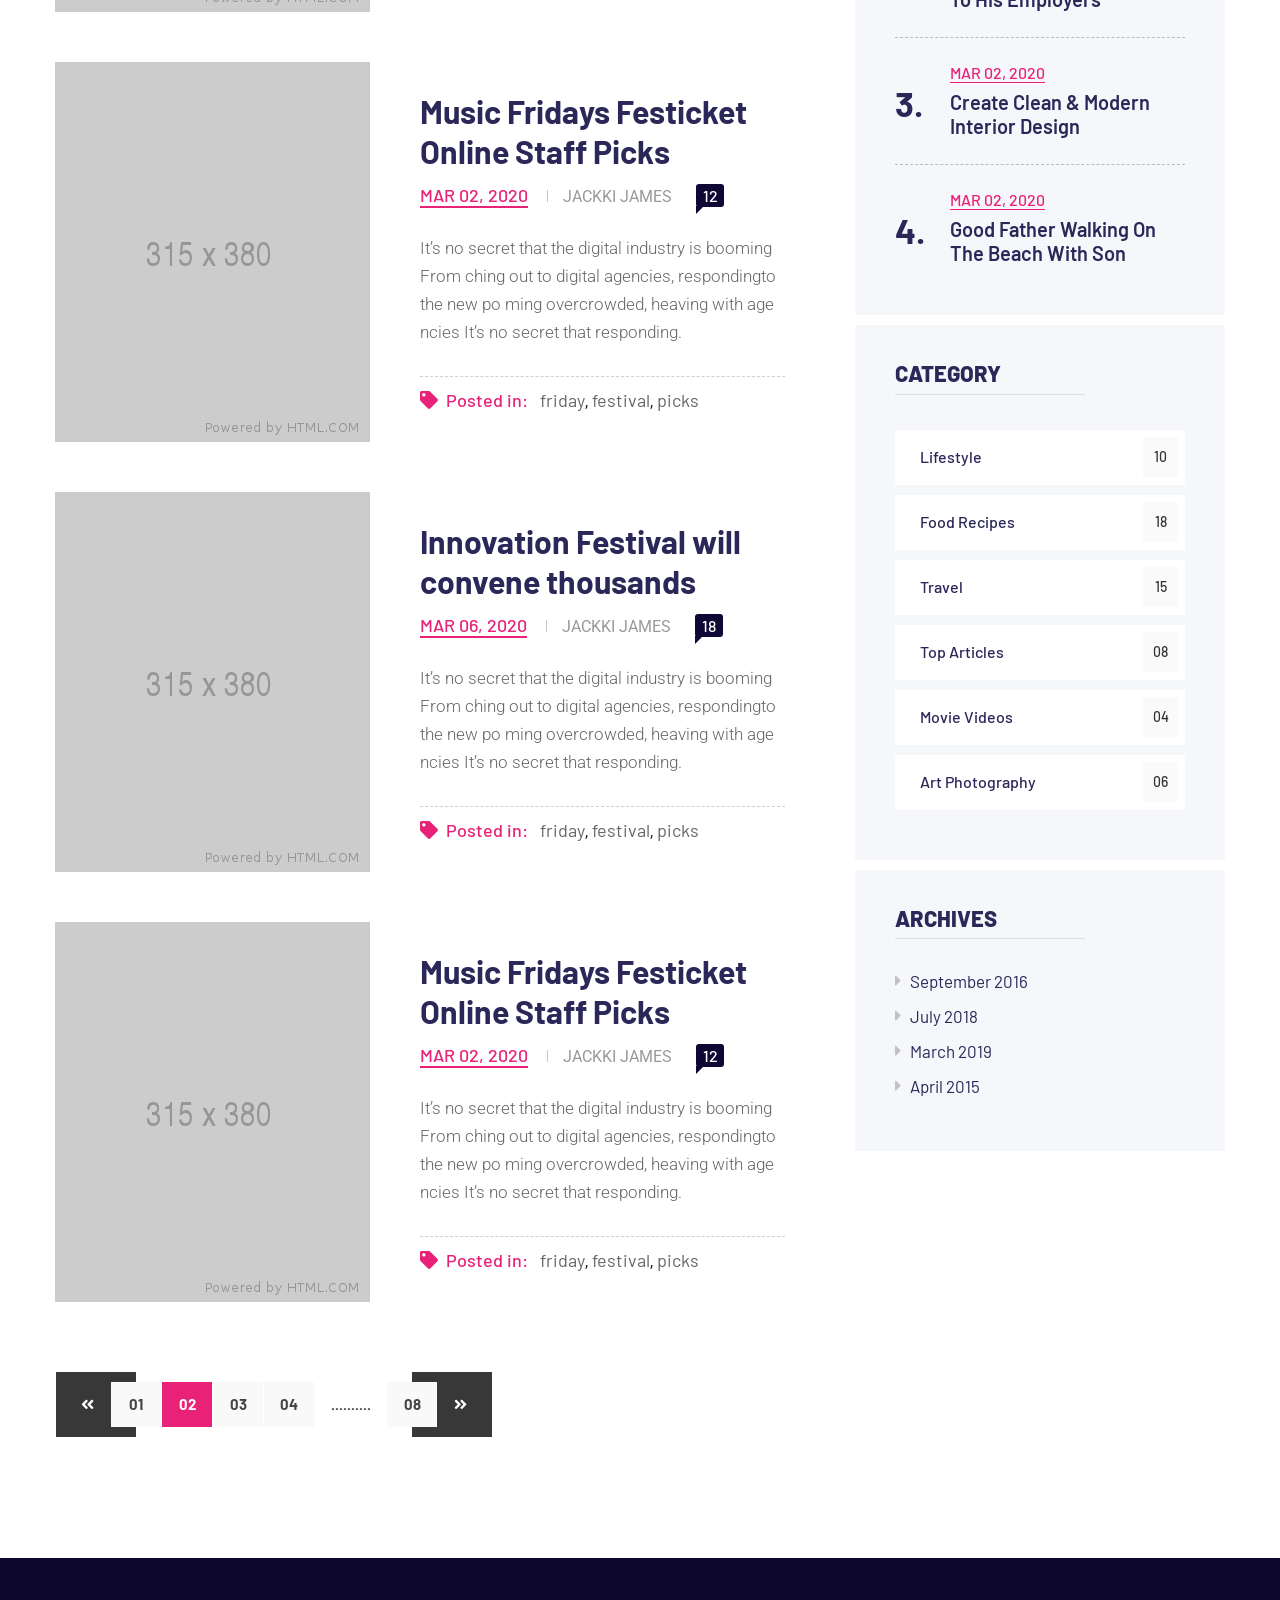
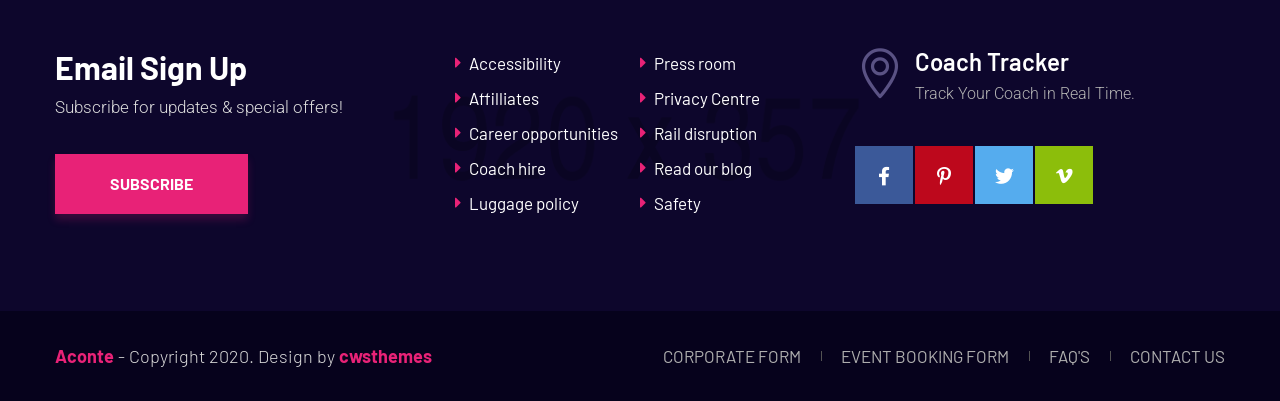
<file: Aconte/blog-list.html>
<!DOCTYPE html>
<html lang="en">
    <head>
        <meta charset="UTF-8">
        <meta name="viewport" content="width=device-width, initial-scale=1, shrink-to-fit=no">
        <meta name="description" content="" />
        <meta name="keywords" content="" />
        <link rel="icon" href="assets/images/favicon.png" sizes="35x35" type="image/png">
        <title>Aconte - Event Management HTML5 Template</title>

        <link rel="stylesheet" href="assets/css/all.min.css">
        <link rel="stylesheet" href="assets/css/flaticon.css">
        <link rel="stylesheet" href="assets/css/animate.min.css">
        <link rel="stylesheet" href="assets/css/bootstrap.min.css">
        <link rel="stylesheet" href="assets/css/jquery.fancybox.min.css">
        <link rel="stylesheet" href="assets/css/perfect-scrollbar.css">
        <link rel="stylesheet" href="assets/css/slick.css">
        <link rel="stylesheet" href="assets/css/style.css">
        <link rel="stylesheet" href="assets/css/responsive.css">
        <link rel="stylesheet" href="assets/css/color.css">
    </head>
    <body>
        <main>
            <header class="stick style1 w-100">
                <div class="container">
                    <div class="logo-menu-wrap w-100 d-flex flex-wrap justify-content-between align-items-start">
                        <div class="logo"><h1 class="mb-0"><a href="index.html" title="Home"><img class="img-fluid" src="assets/images/logo.png" alt="Logo" srcset="assets/images/retina-logo.png"></a></h1></div><!-- Logo -->
                        <nav class="d-inline-flex align-items-center">
                            <div class="header-left">
                                <ul class="mb-0 list-unstyled d-inline-flex">
                                    <li class="menu-item-has-children"><a href="javascript:void(0);" title="">Home</a>
                                        <ul class="children mb-0 list-unstyled">
                                            <li><a href="index.html" title="">Homepage 1</a></li>
                                            <li><a href="index2.html" title="">Homepage 2</a></li>
                                            <li><a href="index3.html" title="">Homepage 3</a></li>
                                        </ul>
                                    </li>
                                    <li class="menu-item-has-children"><a href="javascript:void(0);" title="">Events</a>
                                        <ul class="children mb-0 list-unstyled">
                                            <li><a href="event-schedule.html" title="">Event Schedule 1</a></li>
                                            <li><a href="event-schedule2.html" title="">Event Schedule 2</a></li>
                                            <li><a href="events.html" title="">Events Style 1</a></li>
                                            <li><a href="events2.html" title="">Events Style 2</a></li>
                                            <li><a href="events-list.html" title="">Events List</a></li>
                                            <li><a href="event-detail.html" title="">Event Detail</a></li>
                                        </ul>
                                    </li>
                                    <li class="menu-item-has-children"><a href="javascript:void(0);" title="">Pages</a>
                                        <ul class="children mb-0 list-unstyled">
                                            <li class="menu-item-has-children"><a href="javascript:void(0);" title="">Shop</a>
                                                <ul class="children mb-0 list-unstyled">
                                                    <li><a href="products.html" title="">Products</a></li>
                                                    <li><a href="products-list.html" title="">Products List</a></li>
                                                    <li><a href="product-detail.html" title="">Product Detail</a></li>
                                                    <li><a href="cart.html" title="">Product Cart</a></li>
                                                    <li><a href="checkout.html" title="">Checkout</a></li>
                                                </ul>
                                            </li>
                                            <li class="menu-item-has-children"><a href="javascript:void(0);" title="">Gallery</a>
                                                <ul class="children mb-0 list-unstyled">
                                                    <li><a href="gallery.html" title="">Gallery</a></li>
                                                    <li><a href="portfolio.html" title="">Portfolio Style 1</a></li>
                                                    <li><a href="portfolio2.html" title="">Portfolio Style 2</a></li>
                                                    <li><a href="portfolio3.html" title="">Portfolio Style 3</a></li>
                                                </ul>
                                            </li>
                                            <li class="menu-item-has-children"><a href="javascript:void(0);" title="">Our Speakers</a>
                                                <ul class="children mb-0 list-unstyled">
                                                    <li><a href="our-speakers.html" title="">Our Speakers</a></li>
                                                    <li><a href="speaker-detail.html" title="">Speaker Detail</a></li>
                                                </ul>
                                            </li>
                                            <li><a href="content-elements.html" title="">Content Elements</a></li>
                                            <li><a href="pricing-plans.html" title="">Pricing Plan 1</a></li>
                                            <li><a href="pricing-plans2.html" title="">Pricing Plan 2</a></li>
                                            <li><a href="404.html" title="">404 Error Page</a></li>
                                            <li><a href="faq.html" title="">FAQ'S Page</a></li>
                                        </ul>
                                    </li>
                                    <li class="menu-item-has-children"><a href="javascript:void(0);" title="">Blog</a>
                                        <ul class="children mb-0 list-unstyled">
                                            <li><a href="blog.html" title="">Blog Style 1</a></li>
                                            <li><a href="blog2.html" title="">Blog Style 2</a></li>
                                            <li><a href="blog3.html" title="">Blog Style 3</a></li>
                                            <li><a href="blog-list.html" title="">Blog List</a></li>
                                            <li><a href="blog-detail.html" title="">Blog Detail</a></li>
                                        </ul>
                                    </li>
                                    <li><a href="about.html" title="">About</a></li>
                                    <li><a href="contact.html" title="">Contact</a></li>
                                </ul>
                            </div>
                            <div class="header-right-btns">
                                <a class="search-btn" href="javascript:void(0);" title=""><i class="flaticon-magnifying-glass"></i></a>
                                <a class="user-btn" href="javascript:void(0);" title=""><i class="flaticon-user"></i></a>
                                <a class="menu-btn" href="javascript:void(0);" title=""><i class="flaticon-menu"></i></a>
                            </div>
                        </nav>
                    </div><!-- Logo Menu Wrap -->
                </div>
            </header><!-- Header -->
            <div class="menu-wrap">
                <span class="menu-close"><i class="fas fa-times"></i></span>
                <ul class="mb-0 list-unstyled w-100">
                    <li class="menu-item-has-children"><a href="javascript:void(0);" title="">Home</a>
                        <ul class="children list-unstyled">
                            <li><a href="index.html" title="">Homepage 1</a></li>
                            <li><a href="index2.html" title="">Homepage 2</a></li>
                            <li><a href="index3.html" title="">Homepage 3</a></li>
                        </ul>
                    </li>
                    <li class="menu-item-has-children"><a href="javascript:void(0);" title="">Events</a>
                        <ul class="children list-unstyled">
                            <li><a href="event-schedule.html" title="">Event Schedule 1</a></li>
                            <li><a href="event-schedule2.html" title="">Event Schedule 2</a></li>
                            <li><a href="events.html" title="">Events Style 1</a></li>
                            <li><a href="events2.html" title="">Events Style 2</a></li>
                            <li><a href="events-list.html" title="">Events List</a></li>
                            <li><a href="event-detail.html" title="">Event Detail</a></li>
                        </ul>
                    </li>
                    <li class="menu-item-has-children"><a href="javascript:void(0);" title="">Blog</a>
                        <ul class="children list-unstyled">
                            <li><a href="blog.html" title="">Blog Style 1</a></li>
                            <li><a href="blog2.html" title="">Blog Style 2</a></li>
                            <li><a href="blog3.html" title="">Blog Style 3</a></li>
                            <li><a href="blog-list.html" title="">Blog List</a></li>
                            <li><a href="blog-detail.html" title="">Blog Detail</a></li>
                        </ul>
                    </li>
                    <li class="menu-item-has-children"><a href="javascript:void(0);" title="">Shop</a>
                        <ul class="children list-unstyled">
                            <li><a href="products.html" title="">Products</a></li>
                            <li><a href="products-list.html" title="">Products List</a></li>
                            <li><a href="product-detail.html" title="">Product Detail</a></li>
                            <li><a href="cart.html" title="">Product Cart</a></li>
                            <li><a href="checkout.html" title="">Checkout</a></li>
                        </ul>
                    </li>
                    <li class="menu-item-has-children"><a href="javascript:void(0);" title="">Pages</a>
                        <ul class="children list-unstyled">
                            <li class="menu-item-has-children"><a href="javascript:void(0);" title="">Our Speakers</a>
                                <ul class="children mb-0 list-unstyled">
                                    <li><a href="our-speakers.html" title="">Our Speakers</a></li>
                                    <li><a href="speaker-detail.html" title="">Speaker Detail</a></li>
                                </ul>
                            </li>
                            <li><a href="content-elements.html" title="">Content Elements</a></li>
                            <li><a href="pricing-plans.html" title="">Pricing Plan 1</a></li>
                            <li><a href="pricing-plans2.html" title="">Pricing Plan 2</a></li>
                            <li><a href="404.html" title="">404 Error Page</a></li>
                            <li><a href="faq.html" title="">FAQ'S Page</a></li>
                        </ul>
                    </li>
                    <li class="menu-item-has-children"><a href="javascript:void(0);" title="">Gallery</a>
                        <ul class="children list-unstyled">
                            <li><a href="gallery.html" title="">Gallery</a></li>
                            <li><a href="portfolio.html" title="">Portfolio Style 1</a></li>
                            <li><a href="portfolio2.html" title="">Portfolio Style 2</a></li>
                            <li><a href="portfolio3.html" title="">Portfolio Style 3</a></li>
                        </ul>
                    </li>
                    <li><a href="about.html" title="">About</a></li>
                    <li><a href="contact.html" title="">Contact</a></li>
                </ul>
                <div class="social-links4 d-flex flex-wrap">
                    <a class="facebook" href="javascript:void(0);" title="Facebook" target="_blank"><i class="fab fa-facebook-f"></i></a>
                    <a class="pinterest" href="javascript:void(0);" title="Pinterest" target="_blank"><i class="fab fa-pinterest-p"></i></a>
                    <a class="twitter" href="javascript:void(0);" title="Twitter" target="_blank"><i class="fab fa-twitter"></i></a>
                    <a class="vimeo" href="javascript:void(0);" title="Vimeo" target="_blank"><i class="fab fa-vimeo-v"></i></a>
                </div>
            </div><!-- Menu Wrap -->
            <div class="header-search d-flex flex-wrap justify-content-center align-items-center w-100">
                <span class="search-close-btn"><i class="fas fa-times"></i></span>
                <form>
                    <input type="text" placeholder="Search">
                </form>
            </div><!-- Header Search -->
            <div class="login-popup-wrap position-fixed h-100 text-center d-flex flex-wrap align-items-center justify-content-center w-100">
                <div class="login-popup-inner d-inline-block w-100">
                    <h3 class="mb-0">Sign In</h3>
                    <form>
                        <input class="w-100" type="email" placeholder="Email Address">
                        <input class="w-100" type="password" placeholder="Password">
                        <button class="thm-btn fill-btn" type="submit">Login<span></span></button>
                        <a class="d-inline-block" href="javascript:void(0);" title="">Forget A Password</a>
                    </form>
                </div>
            </div><!-- Login Popup -->
            <section>
                <div class="w-100 pt-180 pb-180 page-title-wrap text-center black-layer opc5 position-relative">
                    <div class="fixed-bg" style="background-image: url(assets/images/parallax8.jpg);"></div>
                    <div class="container">
                        <div class="page-title-inner d-inline-block">
                            <h1 class="mb-0">Our Blog</h1>
                            <ol class="breadcrumb">
                                <li class="breadcrumb-item"><a href="index.html" title="">Home</a></li>
                                <li class="breadcrumb-item active">Our Blog</li>
                            </ol>
                        </div>
                    </div>
                </div><!-- Page Title Wrap -->
            </section>
            <section>
                <div class="w-100 pt-140 pb-120 position-relative">
                    <div class="container">
                        <div class="page-wrap w-100">
                            <div class="row">
                                <div class="col-md-12 col-sm-12 col-lg-8">
                                    <div class="blog-wrap w-100">
                                        <div class="post-style2 list-view d-flex flex-wrap align-items-center mb-50 w-100">
                                            <div class="post-img2 w-100 position-relative overflow-hidden">
                                                <a href="blog-detail.html" title=""><img class="img-fluid w-100" src="assets/images/resources/post-img4-1.jpg" alt="Post Image 1"></a>
                                            </div>
                                            <div class="post-info2 w-100">
                                                <h3 class="mb-0"><a href="blog-detail.html" title="">Music Fridays Festicket Online Staff Picks</a></h3>
                                                <div class="post-meta2">
                                                    <span class="post-date thm-clr">Mar 02, 2020</span>
                                                    <span class="post-author">Jackki James</span>
                                                    <i class="post-cmt">12</i>
                                                </div>
                                                <p class="mb-0">It’s no secret that the digital industry is booming From ching out to digital agencies, respondingto the new po ming overcrowded, heaving with age ncies It’s no secret that responding.</p>
                                                <div class="post-tags w-100">
                                                    <span class="thm-clr"><i class="fas fa-tag"></i>Posted in:</span>
                                                    <a href="javascript:void(0);" title="">friday</a>,
                                                    <a href="javascript:void(0);" title="">festival</a>,
                                                    <a href="javascript:void(0);" title="">picks</a>
                                                </div>
                                            </div>
                                        </div>
                                        <div class="post-style2 list-view d-flex flex-wrap align-items-center mb-50 w-100">
                                            <div class="post-img2 w-100 position-relative overflow-hidden">
                                                <a href="blog-detail.html" title=""><img class="img-fluid w-100" src="assets/images/resources/post-img4-2.jpg" alt="Post Image 2"></a>
                                            </div>
                                            <div class="post-info2 w-100">
                                                <h3 class="mb-0"><a href="blog-detail.html" title="">Innovation Festival will convene thousands</a></h3>
                                                <div class="post-meta2">
                                                    <span class="post-date thm-clr">Mar 06, 2020</span>
                                                    <span class="post-author">Jackki James</span>
                                                    <i class="post-cmt">18</i>
                                                </div>
                                                <p class="mb-0">It’s no secret that the digital industry is booming From ching out to digital agencies, respondingto the new po ming overcrowded, heaving with age ncies It’s no secret that responding.</p>
                                                <div class="post-tags w-100">
                                                    <span class="thm-clr"><i class="fas fa-tag"></i>Posted in:</span>
                                                    <a href="javascript:void(0);" title="">friday</a>,
                                                    <a href="javascript:void(0);" title="">festival</a>,
                                                    <a href="javascript:void(0);" title="">picks</a>
                                                </div>
                                            </div>
                                        </div>
                                        <div class="post-style2 list-view d-flex flex-wrap align-items-center mb-50 w-100">
                                            <div class="post-img2 w-100 position-relative overflow-hidden">
                                                <a href="blog-detail.html" title=""><img class="img-fluid w-100" src="assets/images/resources/post-img4-3.jpg" alt="Post Image 3"></a>
                                            </div>
                                            <div class="post-info2 w-100">
                                                <h3 class="mb-0"><a href="blog-detail.html" title="">Music Fridays Festicket Online Staff Picks</a></h3>
                                                <div class="post-meta2">
                                                    <span class="post-date thm-clr">Mar 02, 2020</span>
                                                    <span class="post-author">Jackki James</span>
                                                    <i class="post-cmt">12</i>
                                                </div>
                                                <p class="mb-0">It’s no secret that the digital industry is booming From ching out to digital agencies, respondingto the new po ming overcrowded, heaving with age ncies It’s no secret that responding.</p>
                                                <div class="post-tags w-100">
                                                    <span class="thm-clr"><i class="fas fa-tag"></i>Posted in:</span>
                                                    <a href="javascript:void(0);" title="">friday</a>,
                                                    <a href="javascript:void(0);" title="">festival</a>,
                                                    <a href="javascript:void(0);" title="">picks</a>
                                                </div>
                                            </div>
                                        </div>
                                        <div class="post-style2 list-view d-flex flex-wrap align-items-center mb-50 w-100">
                                            <div class="post-img2 w-100 position-relative overflow-hidden">
                                                <a href="blog-detail.html" title=""><img class="img-fluid w-100" src="assets/images/resources/post-img4-4.jpg" alt="Post Image 4"></a>
                                            </div>
                                            <div class="post-info2 w-100">
                                                <h3 class="mb-0"><a href="blog-detail.html" title="">Innovation Festival will convene thousands</a></h3>
                                                <div class="post-meta2">
                                                    <span class="post-date thm-clr">Mar 06, 2020</span>
                                                    <span class="post-author">Jackki James</span>
                                                    <i class="post-cmt">18</i>
                                                </div>
                                                <p class="mb-0">It’s no secret that the digital industry is booming From ching out to digital agencies, respondingto the new po ming overcrowded, heaving with age ncies It’s no secret that responding.</p>
                                                <div class="post-tags w-100">
                                                    <span class="thm-clr"><i class="fas fa-tag"></i>Posted in:</span>
                                                    <a href="javascript:void(0);" title="">friday</a>,
                                                    <a href="javascript:void(0);" title="">festival</a>,
                                                    <a href="javascript:void(0);" title="">picks</a>
                                                </div>
                                            </div>
                                        </div>
                                        <div class="post-style2 list-view d-flex flex-wrap align-items-center mb-50 w-100">
                                            <div class="post-img2 w-100 position-relative overflow-hidden">
                                                <a href="blog-detail.html" title=""><img class="img-fluid w-100" src="assets/images/resources/post-img4-5.jpg" alt="Post Image 5"></a>
                                            </div>
                                            <div class="post-info2 w-100">
                                                <h3 class="mb-0"><a href="blog-detail.html" title="">Music Fridays Festicket Online Staff Picks</a></h3>
                                                <div class="post-meta2">
                                                    <span class="post-date thm-clr">Mar 02, 2020</span>
                                                    <span class="post-author">Jackki James</span>
                                                    <i class="post-cmt">12</i>
                                                </div>
                                                <p class="mb-0">It’s no secret that the digital industry is booming From ching out to digital agencies, respondingto the new po ming overcrowded, heaving with age ncies It’s no secret that responding.</p>
                                                <div class="post-tags w-100">
                                                    <span class="thm-clr"><i class="fas fa-tag"></i>Posted in:</span>
                                                    <a href="javascript:void(0);" title="">friday</a>,
                                                    <a href="javascript:void(0);" title="">festival</a>,
                                                    <a href="javascript:void(0);" title="">picks</a>
                                                </div>
                                            </div>
                                        </div>
                                    </div><!-- Blog Wrap -->
                                    <div class="pagination-wrap d-inline-block mt-20 w-100">
                                        <ul class="pagination justify-content-start align-items-center mb-0 list-unstyled">
                                            <li class="page-item prev"><a class="page-link" href="javascript:void(0);" title=""><i class="fas fa-angle-double-left"></i></a></li>
                                            <li class="page-item"><a class="page-link" href="javascript:void(0);">01</a></li>
                                            <li class="page-item active"><span class="page-link">02</span></li>
                                            <li class="page-item"><a class="page-link" href="javascript:void(0);">03</a></li>
                                            <li class="page-item"><a class="page-link" href="javascript:void(0);">04</a></li>
                                            <li class="page-item dot">..........</li>
                                            <li class="page-item"><a class="page-link" href="javascript:void(0);">08</a></li>
                                            <li class="page-item next"><a class="page-link" href="javascript:void(0);"><i class="fas fa-angle-double-right"></i></a></li>
                                        </ul>
                                    </div><!-- Pagination Wrap -->
                                </div>
                                <div class="col-md-12 col-sm-12 col-lg-4">
                                    <aside class="sidebar-wrap w-100">
                                        <div class="widget-box w-100">
                                            <h3>Information</h3>
                                            <p class="mb-0">Adipisicing elit, sed do Lorem ipsum dolor sit amet, consectetur Nulla frin gilla purus at leo dignissim Adipisici ng elit, sed do Lorem ipsum dolor sit amet, consectetur Nulla frin gilla pur us at leo dignissim</p>
                                            <span class="adrs d-block"><i class="thm-clr fas fa-map-marker-alt"></i>Walking Street, Los Angeles, California, USA</span>
                                            <a class="thm-btn fill-btn" href="about.html" title="">About Us<span></span></a>
                                        </div>
                                        <div class="widget-box w-100">
                                            <h3>Recent Articles</h3>
                                            <div class="articles-list w-100">
                                                <div class="article-box d-flex flex-wrap w-100">
                                                    <i>1.</i>
                                                    <div class="article-info">
                                                        <span class="post-date thm-clr">Mar 02, 2020</span>
                                                        <h4 class="mb-0"><a href="blog-detail.html" title="">Kids Reading Magazine Before Sleeping</a></h4>
                                                    </div>
                                                </div>
                                                <div class="article-box d-flex flex-wrap w-100">
                                                    <i>2.</i>
                                                    <div class="article-info">
                                                        <span class="post-date thm-clr">Mar 02, 2020</span>
                                                        <h4 class="mb-0"><a href="blog-detail.html" title="">Trying To Explain His Idea To His Employers</a></h4>
                                                    </div>
                                                </div>
                                                <div class="article-box d-flex flex-wrap w-100">
                                                    <i>3.</i>
                                                    <div class="article-info">
                                                        <span class="post-date thm-clr">Mar 02, 2020</span>
                                                        <h4 class="mb-0"><a href="blog-detail.html" title="">Create Clean & Modern Interior Design</a></h4>
                                                    </div>
                                                </div>
                                                <div class="article-box d-flex flex-wrap w-100">
                                                    <i>4.</i>
                                                    <div class="article-info">
                                                        <span class="post-date thm-clr">Mar 02, 2020</span>
                                                        <h4 class="mb-0"><a href="blog-detail.html" title="">Good Father Walking On The Beach With Son</a></h4>
                                                    </div>
                                                </div>
                                            </div>
                                        </div>
                                        <div class="widget-box w-100">
                                            <h3>Category</h3>
                                            <ul class="cate-list mb-0 list-unstyled w-100">
                                                <li><a href="javascript:void(0);" title="">Lifestyle</a><span>10</span></li>
                                                <li><a href="javascript:void(0);" title="">Food Recipes</a><span>18</span></li>
                                                <li><a href="javascript:void(0);" title="">Travel</a><span>15</span></li>
                                                <li><a href="javascript:void(0);" title="">Top Articles</a><span>08</span></li>
                                                <li><a href="javascript:void(0);" title="">Movie Videos</a><span>04</span></li>
                                                <li><a href="javascript:void(0);" title="">Art Photography</a><span>06</span></li>
                                            </ul>
                                        </div>
                                        <div class="widget-box w-100">
                                            <h3>Archives</h3>
                                            <ul class="mb-0 list-unstyled w-100">
                                                <li><a href="javascript:void(0);" title="">September 2016</a></li>
                                                <li><a href="javascript:void(0);" title="">July 2018</a></li>
                                                <li><a href="javascript:void(0);" title="">March 2019</a></li>
                                                <li><a href="javascript:void(0);" title="">April 2015</a></li>
                                            </ul>
                                        </div>
                                    </aside><!-- Sidebar Wrap -->
                                </div>
                            </div>
                        </div><!-- Page Wrap -->
                    </div>
                </div>
            </section>
            <footer>
                <div class="w-100 pt-90 pb-40 blue-layer opc2 position-relative">
                    <div class="fixed-bg back-blend-multiply bg-color4" style="background-image: url(assets/images/parallax7.jpg);"></div>
                    <div class="container">
                        <div class="footer-wrap2 w-100">
                            <div class="row res-caro">
                                <div class="col-md-4 col-sm-6 col-lg-4">
                                    <div class="widget w-100 mb-50">
                                        <div class="sign-up w-100">
                                            <h3 class="mb-0">Email Sign Up</h3>
                                            <p class="mb-0">Subscribe for updates & special offers!</p>
                                            <a class="thm-btn fill-btn" href="javascript:void(0);" title="">Subscribe<span></span></a>
                                        </div>
                                    </div>
                                </div>
                                <div class="col-md-4 col-sm-6 col-lg-4">
                                    <div class="widget d-flex flex-wrap w-100 mb-50">
                                        <ul class="mb-0 list-unstyled w-100">
                                            <li><a href="javascript:void(0);" title="">Accessibility</a></li>
                                            <li><a href="javascript:void(0);" title="">Affilliates</a></li>
                                            <li><a href="javascript:void(0);" title="">Career opportunities</a></li>
                                            <li><a href="javascript:void(0);" title="">Coach hire</a></li>
                                            <li><a href="javascript:void(0);" title="">Luggage policy</a></li>
                                        </ul>
                                        <ul class="mb-0 list-unstyled w-100">
                                            <li><a href="javascript:void(0);" title="">Press room</a></li>
                                            <li><a href="javascript:void(0);" title="">Privacy Centre</a></li>
                                            <li><a href="javascript:void(0);" title="">Rail disruption</a></li>
                                            <li><a href="javascript:void(0);" title="">Read our blog</a></li>
                                            <li><a href="javascript:void(0);" title="">Safety</a></li>
                                        </ul>
                                    </div>
                                </div>
                                <div class="col-md-4 col-sm-6 col-lg-4">
                                    <div class="widget w-100 mb-50">
                                        <div class="track w-100">
                                            <i class="flaticon-maps-and-flags"></i>
                                            <h4 class="mb-0">Coach Tracker</h4>
                                            <span class="d-block">Track Your Coach in Real Time.</span>
                                        </div>
                                        <div class="social-links4 d-flex flex-wrap">
                                            <a class="facebook" href="javascript:void(0);" title="Facebook" target="_blank"><i class="fab fa-facebook-f"></i></a>
                                            <a class="pinterest" href="javascript:void(0);" title="Pinterest" target="_blank"><i class="fab fa-pinterest-p"></i></a>
                                            <a class="twitter" href="javascript:void(0);" title="Twitter" target="_blank"><i class="fab fa-twitter"></i></a>
                                            <a class="vimeo" href="javascript:void(0);" title="Vimeo" target="_blank"><i class="fab fa-vimeo-v"></i></a>
                                        </div>
                                    </div>
                                </div>
                            </div>
                        </div><!-- Footer Wrap -->
                    </div>
                </div>
            </footer><!-- Footer -->
            <div class="bottom-bar w-100">
                <div class="container">
                    <div class="bottom-bar-inner d-flex flex-wrap align-items-center justify-content-between w-100">
                        <p class="mb-0"><a href="index.html" title="">Aconte</a> - Copyright 2020. Design by <a href="javascript:void(0);" title="" target="_blank">cwsthemes</a></p>
                        <ul class="bottom-links list-unstyled d-inline-flex mb-0">
                            <li><a href="javascript:void(0);" title="">Corporate Form</a></li>
                            <li><a href="javascript:void(0);" title="">Event Booking Form</a></li>
                            <li><a href="javascript:void(0);" title="">Faq's</a></li>
                            <li><a href="javascript:void(0);" title="">Contact Us</a></li>
                        </ul>
                    </div>
                </div>
            </div><!-- Bottom Bar -->
        </main><!-- Main Wrapper -->

        <script src="assets/js/jquery.min.js"></script>
        <script src="assets/js/popper.min.js"></script>
        <script src="assets/js/bootstrap.min.js"></script>
        <script src="assets/js/wow.min.js"></script>
        <script src="assets/js/counterup.min.js"></script>
        <script src="assets/js/jquery.downCount.js"></script>
        <script src="assets/js/jquery.fancybox.min.js"></script>
        <script src="assets/js/perfect-scrollbar.min.js"></script>
        <script src="assets/js/slick.min.js"></script>
        <script src="assets/js/isotope.min.js"></script>
        <script src="assets/js/ResizeSensor.min.js"></script>
        <script src="assets/js/theia-sticky-sidebar.min.js"></script>
        <script src="assets/js/custom-scripts.js"></script>
    </body>	
</html>
</file>
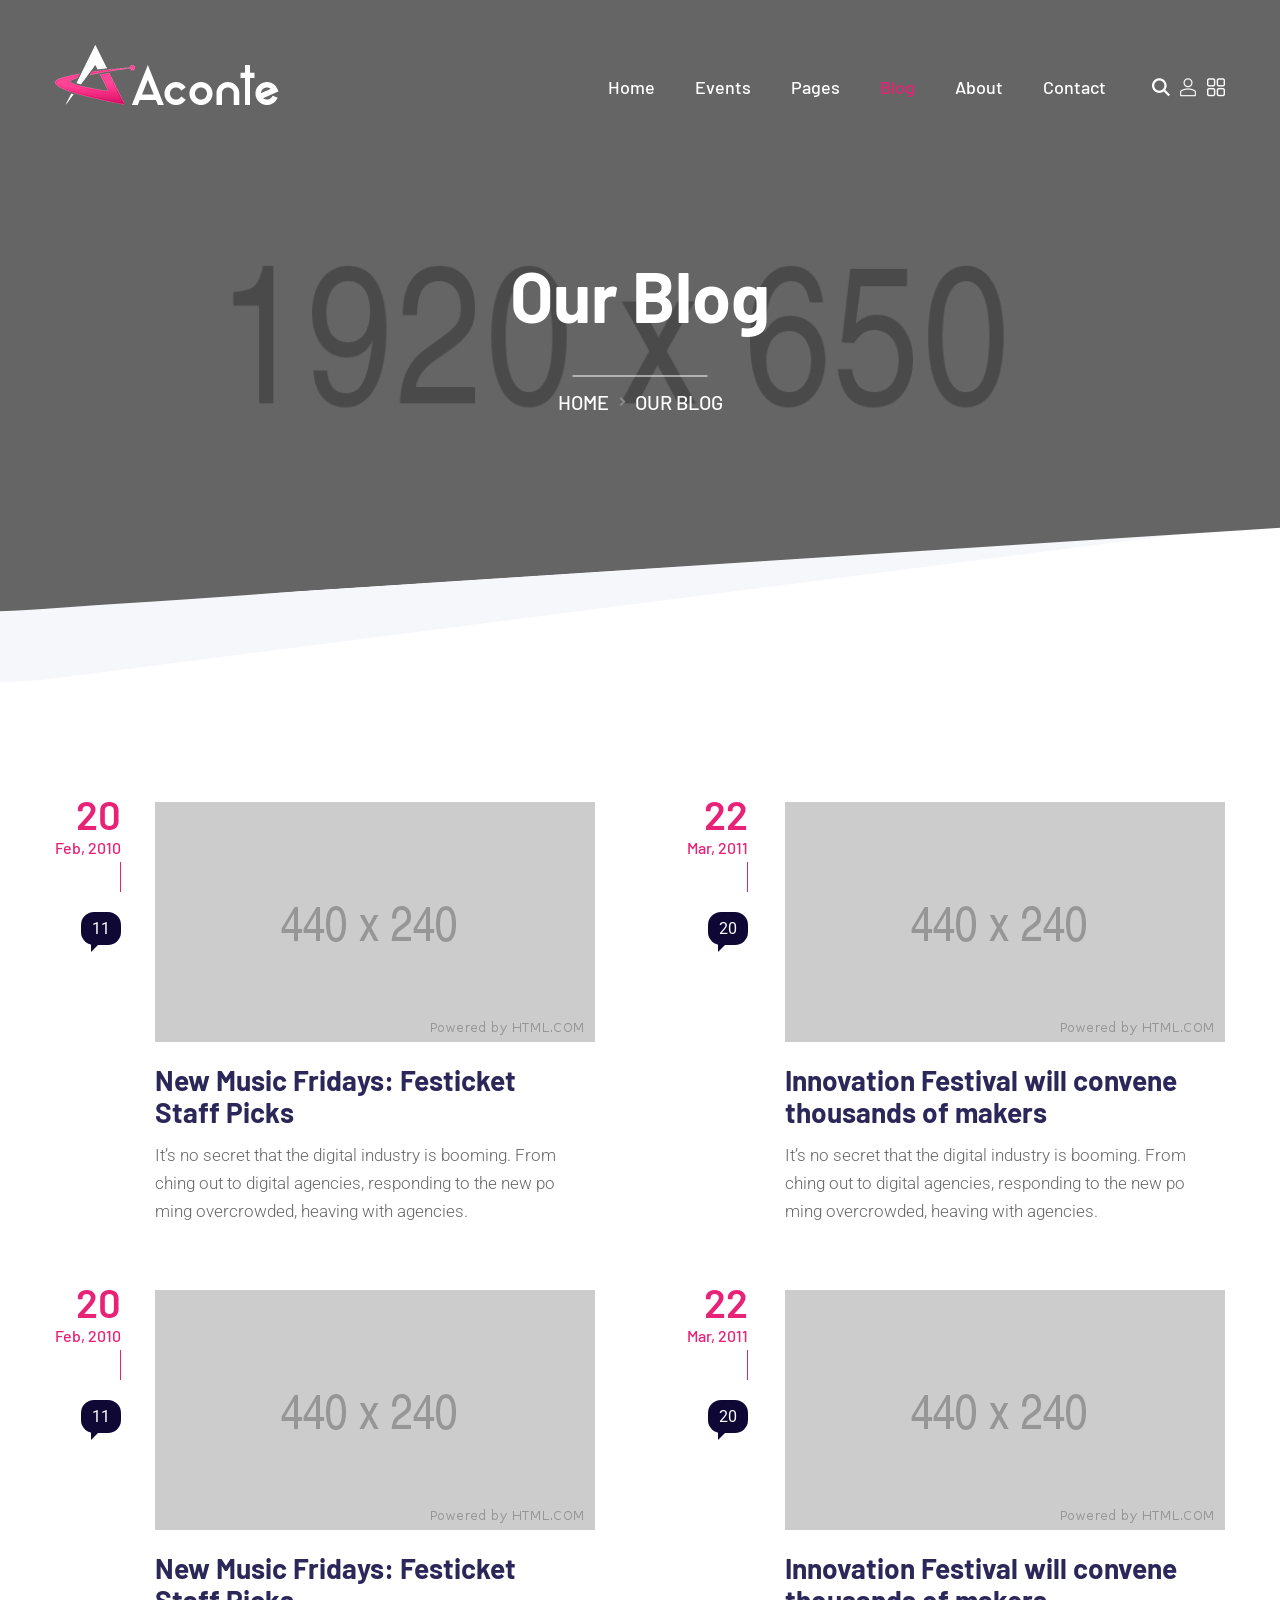
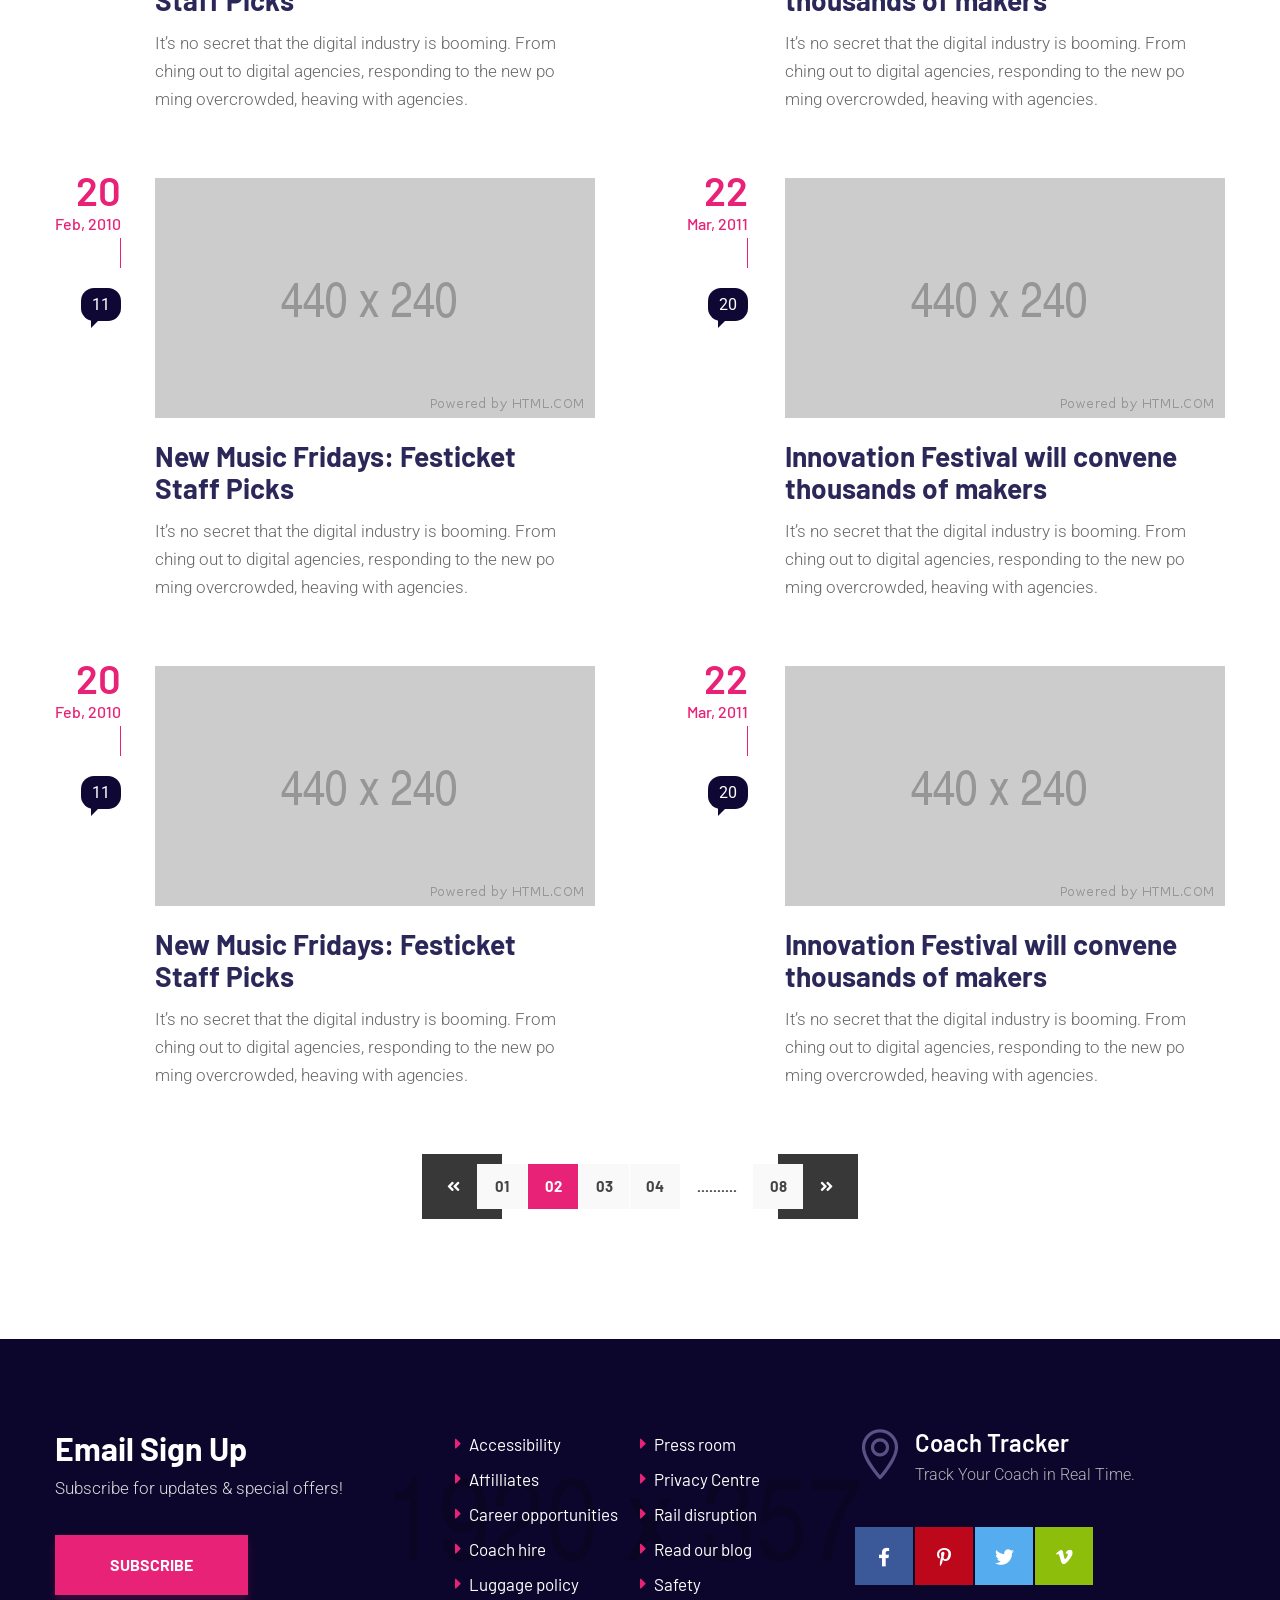
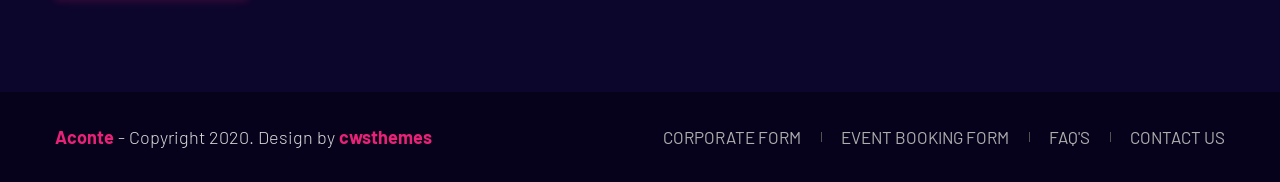
<file: Aconte/blog.html>
<!DOCTYPE html>
<html lang="en">
    <head>
        <meta charset="UTF-8">
        <meta name="viewport" content="width=device-width, initial-scale=1, shrink-to-fit=no">
        <meta name="description" content="" />
        <meta name="keywords" content="" />
        <link rel="icon" href="assets/images/favicon.png" sizes="35x35" type="image/png">
        <title>Aconte - Event Management HTML5 Template</title>

        <link rel="stylesheet" href="assets/css/all.min.css">
        <link rel="stylesheet" href="assets/css/flaticon.css">
        <link rel="stylesheet" href="assets/css/animate.min.css">
        <link rel="stylesheet" href="assets/css/bootstrap.min.css">
        <link rel="stylesheet" href="assets/css/jquery.fancybox.min.css">
        <link rel="stylesheet" href="assets/css/perfect-scrollbar.css">
        <link rel="stylesheet" href="assets/css/slick.css">
        <link rel="stylesheet" href="assets/css/style.css">
        <link rel="stylesheet" href="assets/css/responsive.css">
        <link rel="stylesheet" href="assets/css/color.css">
    </head>
    <body>
        <main>
            <header class="stick style1 w-100">
                <div class="container">
                    <div class="logo-menu-wrap w-100 d-flex flex-wrap justify-content-between align-items-start">
                        <div class="logo"><h1 class="mb-0"><a href="index.html" title="Home"><img class="img-fluid" src="assets/images/logo.png" alt="Logo" srcset="assets/images/retina-logo.png"></a></h1></div><!-- Logo -->
                        <nav class="d-inline-flex align-items-center">
                            <div class="header-left">
                                <ul class="mb-0 list-unstyled d-inline-flex">
                                    <li class="menu-item-has-children"><a href="javascript:void(0);" title="">Home</a>
                                        <ul class="children mb-0 list-unstyled">
                                            <li><a href="index.html" title="">Homepage 1</a></li>
                                            <li><a href="index2.html" title="">Homepage 2</a></li>
                                            <li><a href="index3.html" title="">Homepage 3</a></li>
                                        </ul>
                                    </li>
                                    <li class="menu-item-has-children"><a href="javascript:void(0);" title="">Events</a>
                                        <ul class="children mb-0 list-unstyled">
                                            <li><a href="event-schedule.html" title="">Event Schedule 1</a></li>
                                            <li><a href="event-schedule2.html" title="">Event Schedule 2</a></li>
                                            <li><a href="events.html" title="">Events Style 1</a></li>
                                            <li><a href="events2.html" title="">Events Style 2</a></li>
                                            <li><a href="events-list.html" title="">Events List</a></li>
                                            <li><a href="event-detail.html" title="">Event Detail</a></li>
                                        </ul>
                                    </li>
                                    <li class="menu-item-has-children"><a href="javascript:void(0);" title="">Pages</a>
                                        <ul class="children mb-0 list-unstyled">
                                            <li class="menu-item-has-children"><a href="javascript:void(0);" title="">Shop</a>
                                                <ul class="children mb-0 list-unstyled">
                                                    <li><a href="products.html" title="">Products</a></li>
                                                    <li><a href="products-list.html" title="">Products List</a></li>
                                                    <li><a href="product-detail.html" title="">Product Detail</a></li>
                                                    <li><a href="cart.html" title="">Product Cart</a></li>
                                                    <li><a href="checkout.html" title="">Checkout</a></li>
                                                </ul>
                                            </li>
                                            <li class="menu-item-has-children"><a href="javascript:void(0);" title="">Gallery</a>
                                                <ul class="children mb-0 list-unstyled">
                                                    <li><a href="gallery.html" title="">Gallery</a></li>
                                                    <li><a href="portfolio.html" title="">Portfolio Style 1</a></li>
                                                    <li><a href="portfolio2.html" title="">Portfolio Style 2</a></li>
                                                    <li><a href="portfolio3.html" title="">Portfolio Style 3</a></li>
                                                </ul>
                                            </li>
                                            <li class="menu-item-has-children"><a href="javascript:void(0);" title="">Our Speakers</a>
                                                <ul class="children mb-0 list-unstyled">
                                                    <li><a href="our-speakers.html" title="">Our Speakers</a></li>
                                                    <li><a href="speaker-detail.html" title="">Speaker Detail</a></li>
                                                </ul>
                                            </li>
                                            <li><a href="content-elements.html" title="">Content Elements</a></li>
                                            <li><a href="pricing-plans.html" title="">Pricing Plan 1</a></li>
                                            <li><a href="pricing-plans2.html" title="">Pricing Plan 2</a></li>
                                            <li><a href="404.html" title="">404 Error Page</a></li>
                                            <li><a href="faq.html" title="">FAQ'S Page</a></li>
                                        </ul>
                                    </li>
                                    <li class="menu-item-has-children"><a href="javascript:void(0);" title="">Blog</a>
                                        <ul class="children mb-0 list-unstyled">
                                            <li><a href="blog.html" title="">Blog Style 1</a></li>
                                            <li><a href="blog2.html" title="">Blog Style 2</a></li>
                                            <li><a href="blog3.html" title="">Blog Style 3</a></li>
                                            <li><a href="blog-list.html" title="">Blog List</a></li>
                                            <li><a href="blog-detail.html" title="">Blog Detail</a></li>
                                        </ul>
                                    </li>
                                    <li><a href="about.html" title="">About</a></li>
                                    <li><a href="contact.html" title="">Contact</a></li>
                                </ul>
                            </div>
                            <div class="header-right-btns">
                                <a class="search-btn" href="javascript:void(0);" title=""><i class="flaticon-magnifying-glass"></i></a>
                                <a class="user-btn" href="javascript:void(0);" title=""><i class="flaticon-user"></i></a>
                                <a class="menu-btn" href="javascript:void(0);" title=""><i class="flaticon-menu"></i></a>
                            </div>
                        </nav>
                    </div><!-- Logo Menu Wrap -->
                </div>
            </header><!-- Header -->
            <div class="menu-wrap">
                <span class="menu-close"><i class="fas fa-times"></i></span>
                <ul class="mb-0 list-unstyled w-100">
                    <li class="menu-item-has-children"><a href="javascript:void(0);" title="">Home</a>
                        <ul class="children list-unstyled">
                            <li><a href="index.html" title="">Homepage 1</a></li>
                            <li><a href="index2.html" title="">Homepage 2</a></li>
                            <li><a href="index3.html" title="">Homepage 3</a></li>
                        </ul>
                    </li>
                    <li class="menu-item-has-children"><a href="javascript:void(0);" title="">Events</a>
                        <ul class="children list-unstyled">
                            <li><a href="event-schedule.html" title="">Event Schedule 1</a></li>
                            <li><a href="event-schedule2.html" title="">Event Schedule 2</a></li>
                            <li><a href="events.html" title="">Events Style 1</a></li>
                            <li><a href="events2.html" title="">Events Style 2</a></li>
                            <li><a href="events-list.html" title="">Events List</a></li>
                            <li><a href="event-detail.html" title="">Event Detail</a></li>
                        </ul>
                    </li>
                    <li class="menu-item-has-children"><a href="javascript:void(0);" title="">Blog</a>
                        <ul class="children list-unstyled">
                            <li><a href="blog.html" title="">Blog Style 1</a></li>
                            <li><a href="blog2.html" title="">Blog Style 2</a></li>
                            <li><a href="blog3.html" title="">Blog Style 3</a></li>
                            <li><a href="blog-list.html" title="">Blog List</a></li>
                            <li><a href="blog-detail.html" title="">Blog Detail</a></li>
                        </ul>
                    </li>
                    <li class="menu-item-has-children"><a href="javascript:void(0);" title="">Shop</a>
                        <ul class="children list-unstyled">
                            <li><a href="products.html" title="">Products</a></li>
                            <li><a href="products-list.html" title="">Products List</a></li>
                            <li><a href="product-detail.html" title="">Product Detail</a></li>
                            <li><a href="cart.html" title="">Product Cart</a></li>
                            <li><a href="checkout.html" title="">Checkout</a></li>
                        </ul>
                    </li>
                    <li class="menu-item-has-children"><a href="javascript:void(0);" title="">Pages</a>
                        <ul class="children list-unstyled">
                            <li class="menu-item-has-children"><a href="javascript:void(0);" title="">Our Speakers</a>
                                <ul class="children mb-0 list-unstyled">
                                    <li><a href="our-speakers.html" title="">Our Speakers</a></li>
                                    <li><a href="speaker-detail.html" title="">Speaker Detail</a></li>
                                </ul>
                            </li>
                            <li><a href="content-elements.html" title="">Content Elements</a></li>
                            <li><a href="pricing-plans.html" title="">Pricing Plan 1</a></li>
                            <li><a href="pricing-plans2.html" title="">Pricing Plan 2</a></li>
                            <li><a href="404.html" title="">404 Error Page</a></li>
                            <li><a href="faq.html" title="">FAQ'S Page</a></li>
                        </ul>
                    </li>
                    <li class="menu-item-has-children"><a href="javascript:void(0);" title="">Gallery</a>
                        <ul class="children list-unstyled">
                            <li><a href="gallery.html" title="">Gallery</a></li>
                            <li><a href="portfolio.html" title="">Portfolio Style 1</a></li>
                            <li><a href="portfolio2.html" title="">Portfolio Style 2</a></li>
                            <li><a href="portfolio3.html" title="">Portfolio Style 3</a></li>
                        </ul>
                    </li>
                    <li><a href="about.html" title="">About</a></li>
                    <li><a href="contact.html" title="">Contact</a></li>
                </ul>
                <div class="social-links4 d-flex flex-wrap">
                    <a class="facebook" href="javascript:void(0);" title="Facebook" target="_blank"><i class="fab fa-facebook-f"></i></a>
                    <a class="pinterest" href="javascript:void(0);" title="Pinterest" target="_blank"><i class="fab fa-pinterest-p"></i></a>
                    <a class="twitter" href="javascript:void(0);" title="Twitter" target="_blank"><i class="fab fa-twitter"></i></a>
                    <a class="vimeo" href="javascript:void(0);" title="Vimeo" target="_blank"><i class="fab fa-vimeo-v"></i></a>
                </div>
            </div><!-- Menu Wrap -->
            <div class="header-search d-flex flex-wrap justify-content-center align-items-center w-100">
                <span class="search-close-btn"><i class="fas fa-times"></i></span>
                <form>
                    <input type="text" placeholder="Search">
                </form>
            </div><!-- Header Search -->
            <div class="login-popup-wrap position-fixed h-100 text-center d-flex flex-wrap align-items-center justify-content-center w-100">
                <div class="login-popup-inner d-inline-block w-100">
                    <h3 class="mb-0">Sign In</h3>
                    <form>
                        <input class="w-100" type="email" placeholder="Email Address">
                        <input class="w-100" type="password" placeholder="Password">
                        <button class="thm-btn fill-btn" type="submit">Login<span></span></button>
                        <a class="d-inline-block" href="javascript:void(0);" title="">Forget A Password</a>
                    </form>
                </div>
            </div><!-- Login Popup -->
            <section>
                <div class="w-100 pt-180 pb-180 page-title-wrap text-center black-layer opc5 position-relative">
                    <div class="fixed-bg" style="background-image: url(assets/images/parallax8.jpg);"></div>
                    <div class="container">
                        <div class="page-title-inner d-inline-block">
                            <h1 class="mb-0">Our Blog</h1>
                            <ol class="breadcrumb">
                                <li class="breadcrumb-item"><a href="index.html" title="">Home</a></li>
                                <li class="breadcrumb-item active">Our Blog</li>
                            </ol>
                        </div>
                    </div>
                </div><!-- Page Title Wrap -->
            </section>
            <section>
                <div class="w-100 pt-140 pb-120 position-relative">
                    <div class="container">
                        <div class="blog-wrap w-100">
                            <div class="row">
                                <div class="col-md-12 col-sm-12 col-lg-6">
                                    <div class="post-style1 mb-65 w-100 position-relative">
                                        <div class="post-meta">
                                            <span class="post-date thm-clr">20<i class="d-block">Feb, 2010</i></span>
                                            <span class="post-cmt">11</span>
                                        </div>
                                        <div class="post-img overflow-hidden position-relative w-100">
                                            <a href="blog-detail.html" title=""><img class="img-fluid w-100" src="assets/images/resources/post-img1-1.jpg" alt="Post Image 1"></a>
                                        </div>
                                        <div class="post-info w-100">
                                            <h3 class="mb-0"><a href="blog-detail.html" title="">New Music Fridays: Festicket Staff Picks</a></h3>
                                            <p class="mb-0">It’s no secret that the digital industry is booming. From ching out to digital agencies, responding to the new po ming overcrowded, heaving with agencies.</p>
                                        </div>
                                    </div>
                                </div>
                                <div class="col-md-12 col-sm-12 col-lg-6">
                                    <div class="post-style1 mb-65 w-100 position-relative">
                                        <div class="post-meta">
                                            <span class="post-date thm-clr">22<i class="d-block">Mar, 2011</i></span>
                                            <span class="post-cmt">20</span>
                                        </div>
                                        <div class="post-img overflow-hidden position-relative w-100">
                                            <a href="blog-detail.html" title=""><img class="img-fluid w-100" src="assets/images/resources/post-img1-2.jpg" alt="Post Image 2"></a>
                                        </div>
                                        <div class="post-info w-100">
                                            <h3 class="mb-0"><a href="blog-detail.html" title="">Innovation Festival will convene thousands of makers</a></h3>
                                            <p class="mb-0">It’s no secret that the digital industry is booming. From ching out to digital agencies, responding to the new po ming overcrowded, heaving with agencies.</p>
                                        </div>
                                    </div>
                                </div>
                                <div class="col-md-12 col-sm-12 col-lg-6">
                                    <div class="post-style1 mb-65 w-100 position-relative">
                                        <div class="post-meta">
                                            <span class="post-date thm-clr">20<i class="d-block">Feb, 2010</i></span>
                                            <span class="post-cmt">11</span>
                                        </div>
                                        <div class="post-img overflow-hidden position-relative w-100">
                                            <a href="blog-detail.html" title=""><img class="img-fluid w-100" src="assets/images/resources/post-img1-3.jpg" alt="Post Image 3"></a>
                                        </div>
                                        <div class="post-info w-100">
                                            <h3 class="mb-0"><a href="blog-detail.html" title="">New Music Fridays: Festicket Staff Picks</a></h3>
                                            <p class="mb-0">It’s no secret that the digital industry is booming. From ching out to digital agencies, responding to the new po ming overcrowded, heaving with agencies.</p>
                                        </div>
                                    </div>
                                </div>
                                <div class="col-md-12 col-sm-12 col-lg-6">
                                    <div class="post-style1 mb-65 w-100 position-relative">
                                        <div class="post-meta">
                                            <span class="post-date thm-clr">22<i class="d-block">Mar, 2011</i></span>
                                            <span class="post-cmt">20</span>
                                        </div>
                                        <div class="post-img overflow-hidden position-relative w-100">
                                            <a href="blog-detail.html" title=""><img class="img-fluid w-100" src="assets/images/resources/post-img1-4.jpg" alt="Post Image 4"></a>
                                        </div>
                                        <div class="post-info w-100">
                                            <h3 class="mb-0"><a href="blog-detail.html" title="">Innovation Festival will convene thousands of makers</a></h3>
                                            <p class="mb-0">It’s no secret that the digital industry is booming. From ching out to digital agencies, responding to the new po ming overcrowded, heaving with agencies.</p>
                                        </div>
                                    </div>
                                </div>
                                <div class="col-md-12 col-sm-12 col-lg-6">
                                    <div class="post-style1 mb-65 w-100 position-relative">
                                        <div class="post-meta">
                                            <span class="post-date thm-clr">20<i class="d-block">Feb, 2010</i></span>
                                            <span class="post-cmt">11</span>
                                        </div>
                                        <div class="post-img overflow-hidden position-relative w-100">
                                            <a href="blog-detail.html" title=""><img class="img-fluid w-100" src="assets/images/resources/post-img1-5.jpg" alt="Post Image 5"></a>
                                        </div>
                                        <div class="post-info w-100">
                                            <h3 class="mb-0"><a href="blog-detail.html" title="">New Music Fridays: Festicket Staff Picks</a></h3>
                                            <p class="mb-0">It’s no secret that the digital industry is booming. From ching out to digital agencies, responding to the new po ming overcrowded, heaving with agencies.</p>
                                        </div>
                                    </div>
                                </div>
                                <div class="col-md-12 col-sm-12 col-lg-6">
                                    <div class="post-style1 mb-65 w-100 position-relative">
                                        <div class="post-meta">
                                            <span class="post-date thm-clr">22<i class="d-block">Mar, 2011</i></span>
                                            <span class="post-cmt">20</span>
                                        </div>
                                        <div class="post-img overflow-hidden position-relative w-100">
                                            <a href="blog-detail.html" title=""><img class="img-fluid w-100" src="assets/images/resources/post-img1-6.jpg" alt="Post Image 6"></a>
                                        </div>
                                        <div class="post-info w-100">
                                            <h3 class="mb-0"><a href="blog-detail.html" title="">Innovation Festival will convene thousands of makers</a></h3>
                                            <p class="mb-0">It’s no secret that the digital industry is booming. From ching out to digital agencies, responding to the new po ming overcrowded, heaving with agencies.</p>
                                        </div>
                                    </div>
                                </div>
                                <div class="col-md-12 col-sm-12 col-lg-6">
                                    <div class="post-style1 mb-65 w-100 position-relative">
                                        <div class="post-meta">
                                            <span class="post-date thm-clr">20<i class="d-block">Feb, 2010</i></span>
                                            <span class="post-cmt">11</span>
                                        </div>
                                        <div class="post-img overflow-hidden position-relative w-100">
                                            <a href="blog-detail.html" title=""><img class="img-fluid w-100" src="assets/images/resources/post-img1-7.jpg" alt="Post Image 7"></a>
                                        </div>
                                        <div class="post-info w-100">
                                            <h3 class="mb-0"><a href="blog-detail.html" title="">New Music Fridays: Festicket Staff Picks</a></h3>
                                            <p class="mb-0">It’s no secret that the digital industry is booming. From ching out to digital agencies, responding to the new po ming overcrowded, heaving with agencies.</p>
                                        </div>
                                    </div>
                                </div>
                                <div class="col-md-12 col-sm-12 col-lg-6">
                                    <div class="post-style1 mb-65 w-100 position-relative">
                                        <div class="post-meta">
                                            <span class="post-date thm-clr">22<i class="d-block">Mar, 2011</i></span>
                                            <span class="post-cmt">20</span>
                                        </div>
                                        <div class="post-img overflow-hidden position-relative w-100">
                                            <a href="blog-detail.html" title=""><img class="img-fluid w-100" src="assets/images/resources/post-img1-8.jpg" alt="Post Image 8"></a>
                                        </div>
                                        <div class="post-info w-100">
                                            <h3 class="mb-0"><a href="blog-detail.html" title="">Innovation Festival will convene thousands of makers</a></h3>
                                            <p class="mb-0">It’s no secret that the digital industry is booming. From ching out to digital agencies, responding to the new po ming overcrowded, heaving with agencies.</p>
                                        </div>
                                    </div>
                                </div>
                            </div>
                        </div><!-- Blog Wrap -->
                        <div class="pagination-wrap d-inline-block text-center w-100">
                            <ul class="pagination justify-content-center align-items-center mb-0 list-unstyled">
                                <li class="page-item prev"><a class="page-link" href="javascript:void(0);" title=""><i class="fas fa-angle-double-left"></i></a></li>
                                <li class="page-item"><a class="page-link" href="javascript:void(0);">01</a></li>
                                <li class="page-item active"><span class="page-link">02</span></li>
                                <li class="page-item"><a class="page-link" href="javascript:void(0);">03</a></li>
                                <li class="page-item"><a class="page-link" href="javascript:void(0);">04</a></li>
                                <li class="page-item dot">..........</li>
                                <li class="page-item"><a class="page-link" href="javascript:void(0);">08</a></li>
                                <li class="page-item next"><a class="page-link" href="javascript:void(0);"><i class="fas fa-angle-double-right"></i></a></li>
                            </ul>
                        </div><!-- Pagination Wrap -->
                    </div>
                </div>
            </section>
            <footer>
                <div class="w-100 pt-90 pb-40 blue-layer opc2 position-relative">
                    <div class="fixed-bg back-blend-multiply bg-color4" style="background-image: url(assets/images/parallax7.jpg);"></div>
                    <div class="container">
                        <div class="footer-wrap2 w-100">
                            <div class="row res-caro">
                                <div class="col-md-4 col-sm-6 col-lg-4">
                                    <div class="widget w-100 mb-50">
                                        <div class="sign-up w-100">
                                            <h3 class="mb-0">Email Sign Up</h3>
                                            <p class="mb-0">Subscribe for updates & special offers!</p>
                                            <a class="thm-btn fill-btn" href="javascript:void(0);" title="">Subscribe<span></span></a>
                                        </div>
                                    </div>
                                </div>
                                <div class="col-md-4 col-sm-6 col-lg-4">
                                    <div class="widget d-flex flex-wrap w-100 mb-50">
                                        <ul class="mb-0 list-unstyled w-100">
                                            <li><a href="javascript:void(0);" title="">Accessibility</a></li>
                                            <li><a href="javascript:void(0);" title="">Affilliates</a></li>
                                            <li><a href="javascript:void(0);" title="">Career opportunities</a></li>
                                            <li><a href="javascript:void(0);" title="">Coach hire</a></li>
                                            <li><a href="javascript:void(0);" title="">Luggage policy</a></li>
                                        </ul>
                                        <ul class="mb-0 list-unstyled w-100">
                                            <li><a href="javascript:void(0);" title="">Press room</a></li>
                                            <li><a href="javascript:void(0);" title="">Privacy Centre</a></li>
                                            <li><a href="javascript:void(0);" title="">Rail disruption</a></li>
                                            <li><a href="javascript:void(0);" title="">Read our blog</a></li>
                                            <li><a href="javascript:void(0);" title="">Safety</a></li>
                                        </ul>
                                    </div>
                                </div>
                                <div class="col-md-4 col-sm-6 col-lg-4">
                                    <div class="widget w-100 mb-50">
                                        <div class="track w-100">
                                            <i class="flaticon-maps-and-flags"></i>
                                            <h4 class="mb-0">Coach Tracker</h4>
                                            <span class="d-block">Track Your Coach in Real Time.</span>
                                        </div>
                                        <div class="social-links4 d-flex flex-wrap">
                                            <a class="facebook" href="javascript:void(0);" title="Facebook" target="_blank"><i class="fab fa-facebook-f"></i></a>
                                            <a class="pinterest" href="javascript:void(0);" title="Pinterest" target="_blank"><i class="fab fa-pinterest-p"></i></a>
                                            <a class="twitter" href="javascript:void(0);" title="Twitter" target="_blank"><i class="fab fa-twitter"></i></a>
                                            <a class="vimeo" href="javascript:void(0);" title="Vimeo" target="_blank"><i class="fab fa-vimeo-v"></i></a>
                                        </div>
                                    </div>
                                </div>
                            </div>
                        </div><!-- Footer Wrap -->
                    </div>
                </div>
            </footer><!-- Footer -->
            <div class="bottom-bar w-100">
                <div class="container">
                    <div class="bottom-bar-inner d-flex flex-wrap align-items-center justify-content-between w-100">
                        <p class="mb-0"><a href="index.html" title="">Aconte</a> - Copyright 2020. Design by <a href="javascript:void(0);" title="" target="_blank">cwsthemes</a></p>
                        <ul class="bottom-links list-unstyled d-inline-flex mb-0">
                            <li><a href="javascript:void(0);" title="">Corporate Form</a></li>
                            <li><a href="javascript:void(0);" title="">Event Booking Form</a></li>
                            <li><a href="javascript:void(0);" title="">Faq's</a></li>
                            <li><a href="javascript:void(0);" title="">Contact Us</a></li>
                        </ul>
                    </div>
                </div>
            </div><!-- Bottom Bar -->
        </main><!-- Main Wrapper -->

        <script src="assets/js/jquery.min.js"></script>
        <script src="assets/js/popper.min.js"></script>
        <script src="assets/js/bootstrap.min.js"></script>
        <script src="assets/js/wow.min.js"></script>
        <script src="assets/js/counterup.min.js"></script>
        <script src="assets/js/jquery.downCount.js"></script>
        <script src="assets/js/jquery.fancybox.min.js"></script>
        <script src="assets/js/perfect-scrollbar.min.js"></script>
        <script src="assets/js/slick.min.js"></script>
        <script src="assets/js/isotope.min.js"></script>
        <script src="assets/js/custom-scripts.js"></script>
    </body>	
</html>
</file>
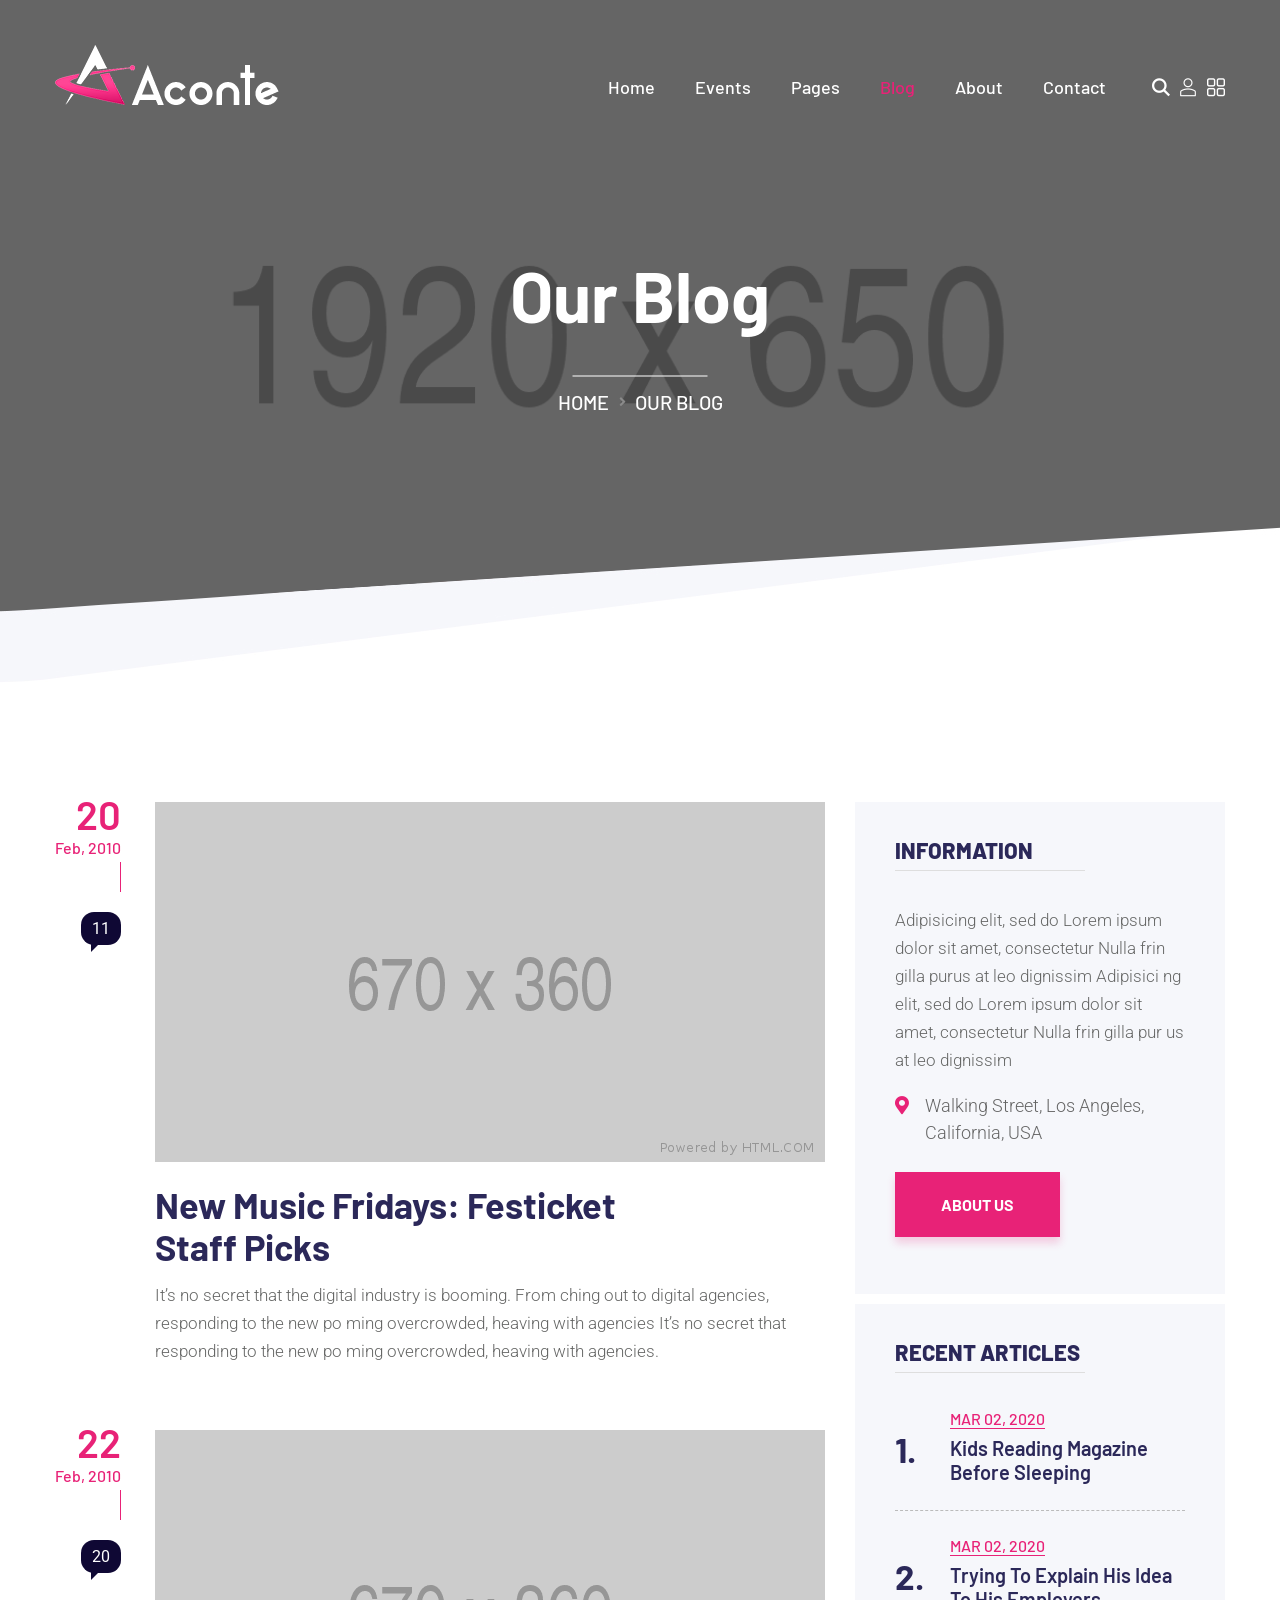
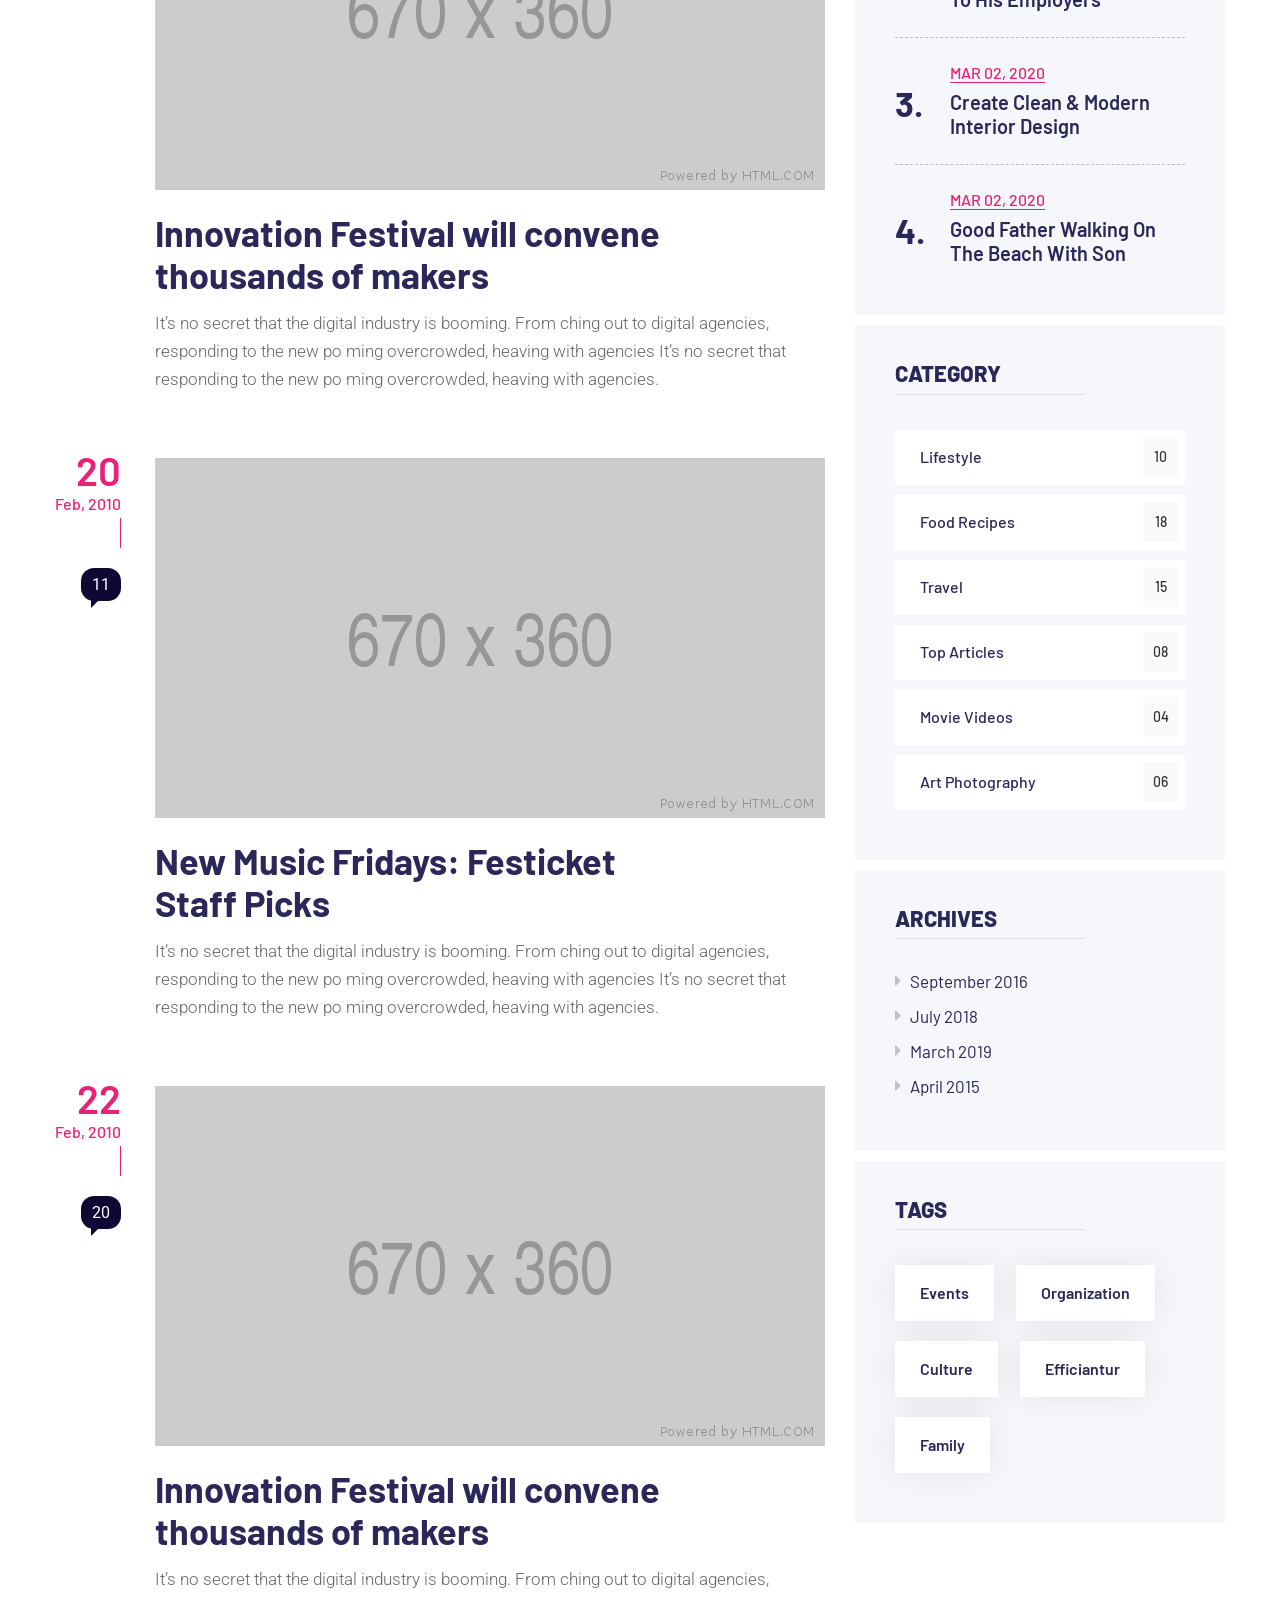
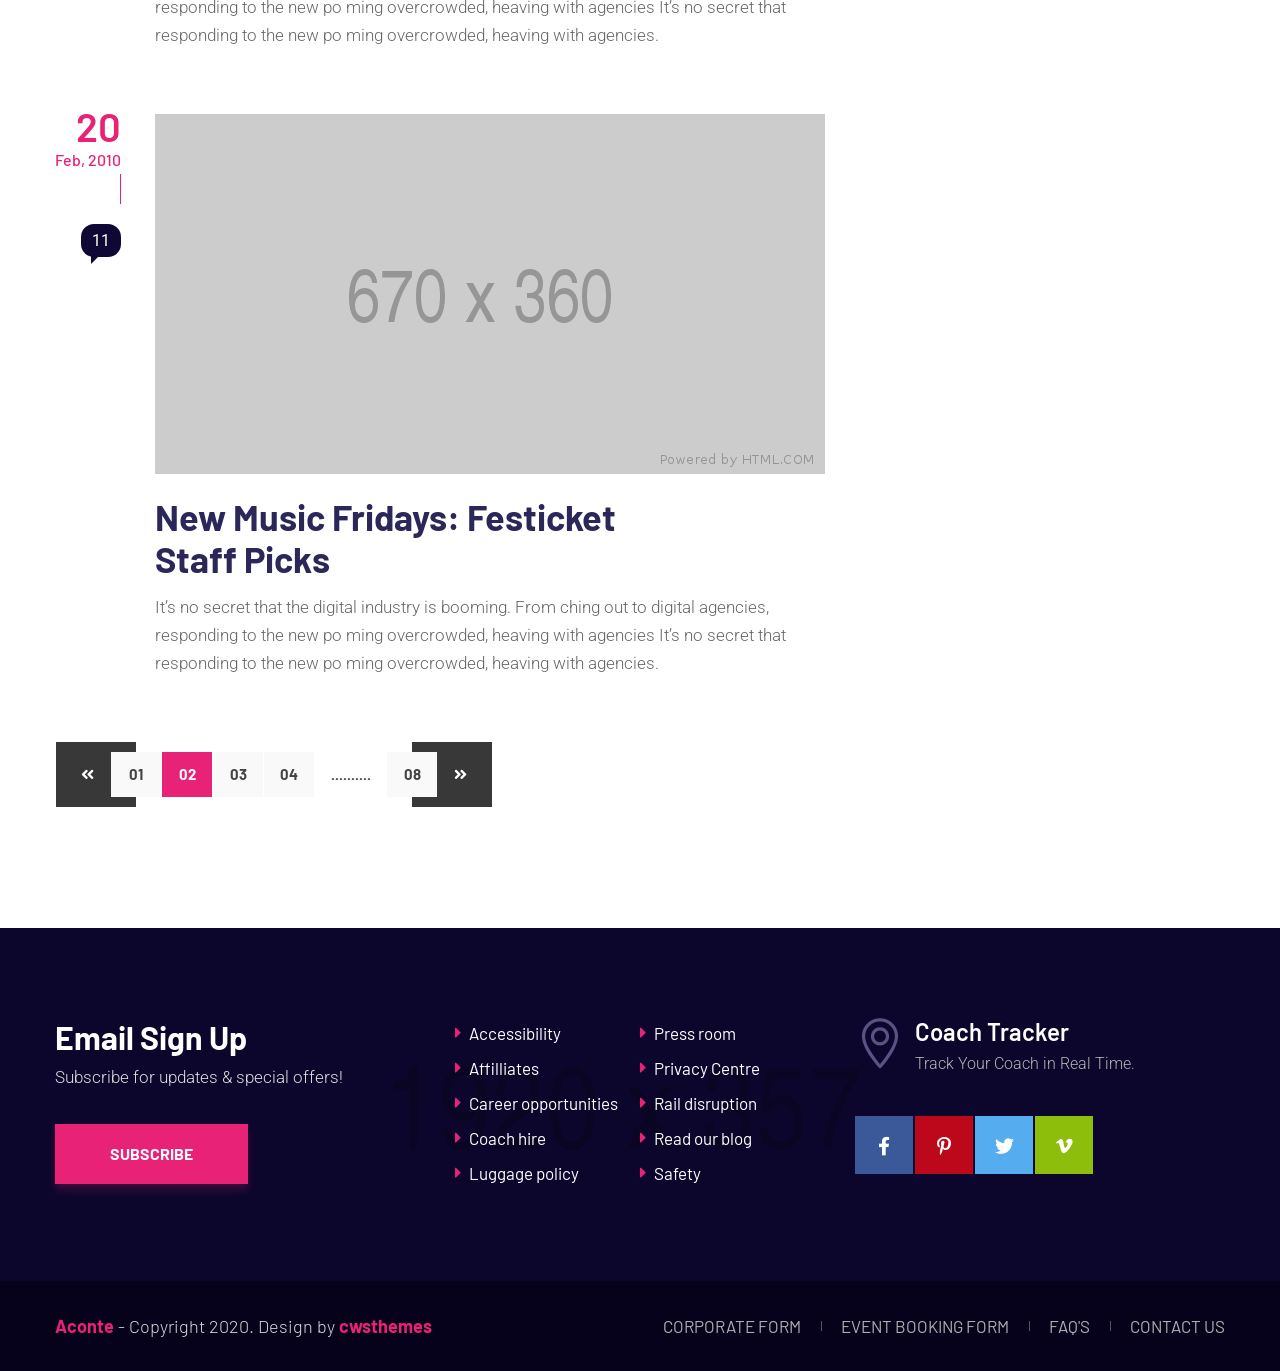
<file: Aconte/blog2.html>
<!DOCTYPE html>
<html lang="en">
    <head>
        <meta charset="UTF-8">
        <meta name="viewport" content="width=device-width, initial-scale=1, shrink-to-fit=no">
        <meta name="description" content="" />
        <meta name="keywords" content="" />
        <link rel="icon" href="assets/images/favicon.png" sizes="35x35" type="image/png">
        <title>Aconte - Event Management HTML5 Template</title>

        <link rel="stylesheet" href="assets/css/all.min.css">
        <link rel="stylesheet" href="assets/css/flaticon.css">
        <link rel="stylesheet" href="assets/css/animate.min.css">
        <link rel="stylesheet" href="assets/css/bootstrap.min.css">
        <link rel="stylesheet" href="assets/css/jquery.fancybox.min.css">
        <link rel="stylesheet" href="assets/css/perfect-scrollbar.css">
        <link rel="stylesheet" href="assets/css/slick.css">
        <link rel="stylesheet" href="assets/css/style.css">
        <link rel="stylesheet" href="assets/css/responsive.css">
        <link rel="stylesheet" href="assets/css/color.css">
    </head>
    <body>
        <main>
            <header class="stick style1 w-100">
                <div class="container">
                    <div class="logo-menu-wrap w-100 d-flex flex-wrap justify-content-between align-items-start">
                        <div class="logo"><h1 class="mb-0"><a href="index.html" title="Home"><img class="img-fluid" src="assets/images/logo.png" alt="Logo" srcset="assets/images/retina-logo.png"></a></h1></div><!-- Logo -->
                        <nav class="d-inline-flex align-items-center">
                            <div class="header-left">
                                <ul class="mb-0 list-unstyled d-inline-flex">
                                    <li class="menu-item-has-children"><a href="javascript:void(0);" title="">Home</a>
                                        <ul class="children mb-0 list-unstyled">
                                            <li><a href="index.html" title="">Homepage 1</a></li>
                                            <li><a href="index2.html" title="">Homepage 2</a></li>
                                            <li><a href="index3.html" title="">Homepage 3</a></li>
                                        </ul>
                                    </li>
                                    <li class="menu-item-has-children"><a href="javascript:void(0);" title="">Events</a>
                                        <ul class="children mb-0 list-unstyled">
                                            <li><a href="event-schedule.html" title="">Event Schedule 1</a></li>
                                            <li><a href="event-schedule2.html" title="">Event Schedule 2</a></li>
                                            <li><a href="events.html" title="">Events Style 1</a></li>
                                            <li><a href="events2.html" title="">Events Style 2</a></li>
                                            <li><a href="events-list.html" title="">Events List</a></li>
                                            <li><a href="event-detail.html" title="">Event Detail</a></li>
                                        </ul>
                                    </li>
                                    <li class="menu-item-has-children"><a href="javascript:void(0);" title="">Pages</a>
                                        <ul class="children mb-0 list-unstyled">
                                            <li class="menu-item-has-children"><a href="javascript:void(0);" title="">Shop</a>
                                                <ul class="children mb-0 list-unstyled">
                                                    <li><a href="products.html" title="">Products</a></li>
                                                    <li><a href="products-list.html" title="">Products List</a></li>
                                                    <li><a href="product-detail.html" title="">Product Detail</a></li>
                                                    <li><a href="cart.html" title="">Product Cart</a></li>
                                                    <li><a href="checkout.html" title="">Checkout</a></li>
                                                </ul>
                                            </li>
                                            <li class="menu-item-has-children"><a href="javascript:void(0);" title="">Gallery</a>
                                                <ul class="children mb-0 list-unstyled">
                                                    <li><a href="gallery.html" title="">Gallery</a></li>
                                                    <li><a href="portfolio.html" title="">Portfolio Style 1</a></li>
                                                    <li><a href="portfolio2.html" title="">Portfolio Style 2</a></li>
                                                    <li><a href="portfolio3.html" title="">Portfolio Style 3</a></li>
                                                </ul>
                                            </li>
                                            <li class="menu-item-has-children"><a href="javascript:void(0);" title="">Our Speakers</a>
                                                <ul class="children mb-0 list-unstyled">
                                                    <li><a href="our-speakers.html" title="">Our Speakers</a></li>
                                                    <li><a href="speaker-detail.html" title="">Speaker Detail</a></li>
                                                </ul>
                                            </li>
                                            <li><a href="content-elements.html" title="">Content Elements</a></li>
                                            <li><a href="pricing-plans.html" title="">Pricing Plan 1</a></li>
                                            <li><a href="pricing-plans2.html" title="">Pricing Plan 2</a></li>
                                            <li><a href="404.html" title="">404 Error Page</a></li>
                                            <li><a href="faq.html" title="">FAQ'S Page</a></li>
                                        </ul>
                                    </li>
                                    <li class="menu-item-has-children"><a href="javascript:void(0);" title="">Blog</a>
                                        <ul class="children mb-0 list-unstyled">
                                            <li><a href="blog.html" title="">Blog Style 1</a></li>
                                            <li><a href="blog2.html" title="">Blog Style 2</a></li>
                                            <li><a href="blog3.html" title="">Blog Style 3</a></li>
                                            <li><a href="blog-list.html" title="">Blog List</a></li>
                                            <li><a href="blog-detail.html" title="">Blog Detail</a></li>
                                        </ul>
                                    </li>
                                    <li><a href="about.html" title="">About</a></li>
                                    <li><a href="contact.html" title="">Contact</a></li>
                                </ul>
                            </div>
                            <div class="header-right-btns">
                                <a class="search-btn" href="javascript:void(0);" title=""><i class="flaticon-magnifying-glass"></i></a>
                                <a class="user-btn" href="javascript:void(0);" title=""><i class="flaticon-user"></i></a>
                                <a class="menu-btn" href="javascript:void(0);" title=""><i class="flaticon-menu"></i></a>
                            </div>
                        </nav>
                    </div><!-- Logo Menu Wrap -->
                </div>
            </header><!-- Header -->
            <div class="menu-wrap">
                <span class="menu-close"><i class="fas fa-times"></i></span>
                <ul class="mb-0 list-unstyled w-100">
                    <li class="menu-item-has-children"><a href="javascript:void(0);" title="">Home</a>
                        <ul class="children list-unstyled">
                            <li><a href="index.html" title="">Homepage 1</a></li>
                            <li><a href="index2.html" title="">Homepage 2</a></li>
                            <li><a href="index3.html" title="">Homepage 3</a></li>
                        </ul>
                    </li>
                    <li class="menu-item-has-children"><a href="javascript:void(0);" title="">Events</a>
                        <ul class="children list-unstyled">
                            <li><a href="event-schedule.html" title="">Event Schedule 1</a></li>
                            <li><a href="event-schedule2.html" title="">Event Schedule 2</a></li>
                            <li><a href="events.html" title="">Events Style 1</a></li>
                            <li><a href="events2.html" title="">Events Style 2</a></li>
                            <li><a href="events-list.html" title="">Events List</a></li>
                            <li><a href="event-detail.html" title="">Event Detail</a></li>
                        </ul>
                    </li>
                    <li class="menu-item-has-children"><a href="javascript:void(0);" title="">Blog</a>
                        <ul class="children list-unstyled">
                            <li><a href="blog.html" title="">Blog Style 1</a></li>
                            <li><a href="blog2.html" title="">Blog Style 2</a></li>
                            <li><a href="blog3.html" title="">Blog Style 3</a></li>
                            <li><a href="blog-list.html" title="">Blog List</a></li>
                            <li><a href="blog-detail.html" title="">Blog Detail</a></li>
                        </ul>
                    </li>
                    <li class="menu-item-has-children"><a href="javascript:void(0);" title="">Shop</a>
                        <ul class="children list-unstyled">
                            <li><a href="products.html" title="">Products</a></li>
                            <li><a href="products-list.html" title="">Products List</a></li>
                            <li><a href="product-detail.html" title="">Product Detail</a></li>
                            <li><a href="cart.html" title="">Product Cart</a></li>
                            <li><a href="checkout.html" title="">Checkout</a></li>
                        </ul>
                    </li>
                    <li class="menu-item-has-children"><a href="javascript:void(0);" title="">Pages</a>
                        <ul class="children list-unstyled">
                            <li class="menu-item-has-children"><a href="javascript:void(0);" title="">Our Speakers</a>
                                <ul class="children mb-0 list-unstyled">
                                    <li><a href="our-speakers.html" title="">Our Speakers</a></li>
                                    <li><a href="speaker-detail.html" title="">Speaker Detail</a></li>
                                </ul>
                            </li>
                            <li><a href="content-elements.html" title="">Content Elements</a></li>
                            <li><a href="pricing-plans.html" title="">Pricing Plan 1</a></li>
                            <li><a href="pricing-plans2.html" title="">Pricing Plan 2</a></li>
                            <li><a href="404.html" title="">404 Error Page</a></li>
                            <li><a href="faq.html" title="">FAQ'S Page</a></li>
                        </ul>
                    </li>
                    <li class="menu-item-has-children"><a href="javascript:void(0);" title="">Gallery</a>
                        <ul class="children list-unstyled">
                            <li><a href="gallery.html" title="">Gallery</a></li>
                            <li><a href="portfolio.html" title="">Portfolio Style 1</a></li>
                            <li><a href="portfolio2.html" title="">Portfolio Style 2</a></li>
                            <li><a href="portfolio3.html" title="">Portfolio Style 3</a></li>
                        </ul>
                    </li>
                    <li><a href="about.html" title="">About</a></li>
                    <li><a href="contact.html" title="">Contact</a></li>
                </ul>
                <div class="social-links4 d-flex flex-wrap">
                    <a class="facebook" href="javascript:void(0);" title="Facebook" target="_blank"><i class="fab fa-facebook-f"></i></a>
                    <a class="pinterest" href="javascript:void(0);" title="Pinterest" target="_blank"><i class="fab fa-pinterest-p"></i></a>
                    <a class="twitter" href="javascript:void(0);" title="Twitter" target="_blank"><i class="fab fa-twitter"></i></a>
                    <a class="vimeo" href="javascript:void(0);" title="Vimeo" target="_blank"><i class="fab fa-vimeo-v"></i></a>
                </div>
            </div><!-- Menu Wrap -->
            <div class="header-search d-flex flex-wrap justify-content-center align-items-center w-100">
                <span class="search-close-btn"><i class="fas fa-times"></i></span>
                <form>
                    <input type="text" placeholder="Search">
                </form>
            </div><!-- Header Search -->
            <div class="login-popup-wrap position-fixed h-100 text-center d-flex flex-wrap align-items-center justify-content-center w-100">
                <div class="login-popup-inner d-inline-block w-100">
                    <h3 class="mb-0">Sign In</h3>
                    <form>
                        <input class="w-100" type="email" placeholder="Email Address">
                        <input class="w-100" type="password" placeholder="Password">
                        <button class="thm-btn fill-btn" type="submit">Login<span></span></button>
                        <a class="d-inline-block" href="javascript:void(0);" title="">Forget A Password</a>
                    </form>
                </div>
            </div><!-- Login Popup -->
            <section>
                <div class="w-100 pt-180 pb-180 page-title-wrap text-center black-layer opc5 position-relative">
                    <div class="fixed-bg" style="background-image: url(assets/images/parallax8.jpg);"></div>
                    <div class="container">
                        <div class="page-title-inner d-inline-block">
                            <h1 class="mb-0">Our Blog</h1>
                            <ol class="breadcrumb">
                                <li class="breadcrumb-item"><a href="index.html" title="">Home</a></li>
                                <li class="breadcrumb-item active">Our Blog</li>
                            </ol>
                        </div>
                    </div>
                </div><!-- Page Title Wrap -->
            </section>
            <section>
                <div class="w-100 pt-140 pb-120 position-relative">
                    <div class="container">
                        <div class="page-wrap w-100">
                            <div class="row">
                                <div class="col-md-12 col-sm-12 col-lg-8">
                                    <div class="blog-wrap w-100">
                                        <div class="post-style1 big-img mb-65 w-100 position-relative">
                                            <div class="post-meta">
                                                <span class="post-date thm-clr">20<i class="d-block">Feb, 2010</i></span>
                                                <span class="post-cmt">11</span>
                                            </div>
                                            <div class="post-img overflow-hidden position-relative w-100">
                                                <a href="blog-detail.html" title=""><img class="img-fluid w-100" src="assets/images/resources/post-img3-1.jpg" alt="Post Image 1"></a>
                                            </div>
                                            <div class="post-info w-100">
                                                <h3 class="mb-0"><a href="blog-detail.html" title="">New Music Fridays: Festicket Staff Picks</a></h3>
                                                <p class="mb-0">It’s no secret that the digital industry is booming. From ching out to digital agencies, responding to the new po ming overcrowded, heaving with agencies It’s no secret that responding to the new po ming overcrowded, heaving with agencies.</p>
                                            </div>
                                        </div>
                                        <div class="post-style1 big-img mb-65 w-100 position-relative">
                                            <div class="post-meta">
                                                <span class="post-date thm-clr">22<i class="d-block">Feb, 2010</i></span>
                                                <span class="post-cmt">20</span>
                                            </div>
                                            <div class="post-img overflow-hidden position-relative w-100">
                                                <a href="blog-detail.html" title=""><img class="img-fluid w-100" src="assets/images/resources/post-img3-2.jpg" alt="Post Image 2"></a>
                                            </div>
                                            <div class="post-info w-100">
                                                <h3 class="mb-0"><a href="blog-detail.html" title="">Innovation Festival will convene thousands of makers</a></h3>
                                                <p class="mb-0">It’s no secret that the digital industry is booming. From ching out to digital agencies, responding to the new po ming overcrowded, heaving with agencies It’s no secret that responding to the new po ming overcrowded, heaving with agencies.</p>
                                            </div>
                                        </div>
                                        <div class="post-style1 big-img mb-65 w-100 position-relative">
                                            <div class="post-meta">
                                                <span class="post-date thm-clr">20<i class="d-block">Feb, 2010</i></span>
                                                <span class="post-cmt">11</span>
                                            </div>
                                            <div class="post-img overflow-hidden position-relative w-100">
                                                <a href="blog-detail.html" title=""><img class="img-fluid w-100" src="assets/images/resources/post-img3-3.jpg" alt="Post Image 3"></a>
                                            </div>
                                            <div class="post-info w-100">
                                                <h3 class="mb-0"><a href="blog-detail.html" title="">New Music Fridays: Festicket Staff Picks</a></h3>
                                                <p class="mb-0">It’s no secret that the digital industry is booming. From ching out to digital agencies, responding to the new po ming overcrowded, heaving with agencies It’s no secret that responding to the new po ming overcrowded, heaving with agencies.</p>
                                            </div>
                                        </div>
                                        <div class="post-style1 big-img mb-65 w-100 position-relative">
                                            <div class="post-meta">
                                                <span class="post-date thm-clr">22<i class="d-block">Feb, 2010</i></span>
                                                <span class="post-cmt">20</span>
                                            </div>
                                            <div class="post-img overflow-hidden position-relative w-100">
                                                <a href="blog-detail.html" title=""><img class="img-fluid w-100" src="assets/images/resources/post-img3-4.jpg" alt="Post Image 4"></a>
                                            </div>
                                            <div class="post-info w-100">
                                                <h3 class="mb-0"><a href="blog-detail.html" title="">Innovation Festival will convene thousands of makers</a></h3>
                                                <p class="mb-0">It’s no secret that the digital industry is booming. From ching out to digital agencies, responding to the new po ming overcrowded, heaving with agencies It’s no secret that responding to the new po ming overcrowded, heaving with agencies.</p>
                                            </div>
                                        </div>
                                        <div class="post-style1 big-img mb-65 w-100 position-relative">
                                            <div class="post-meta">
                                                <span class="post-date thm-clr">20<i class="d-block">Feb, 2010</i></span>
                                                <span class="post-cmt">11</span>
                                            </div>
                                            <div class="post-img overflow-hidden position-relative w-100">
                                                <a href="blog-detail.html" title=""><img class="img-fluid w-100" src="assets/images/resources/post-img3-5.jpg" alt="Post Image 5"></a>
                                            </div>
                                            <div class="post-info w-100">
                                                <h3 class="mb-0"><a href="blog-detail.html" title="">New Music Fridays: Festicket Staff Picks</a></h3>
                                                <p class="mb-0">It’s no secret that the digital industry is booming. From ching out to digital agencies, responding to the new po ming overcrowded, heaving with agencies It’s no secret that responding to the new po ming overcrowded, heaving with agencies.</p>
                                            </div>
                                        </div>
                                    </div><!-- Blog Wrap -->
                                    <div class="pagination-wrap d-inline-block w-100">
                                        <ul class="pagination justify-content-start align-items-center mb-0 list-unstyled">
                                            <li class="page-item prev"><a class="page-link" href="javascript:void(0);" title=""><i class="fas fa-angle-double-left"></i></a></li>
                                            <li class="page-item"><a class="page-link" href="javascript:void(0);">01</a></li>
                                            <li class="page-item active"><span class="page-link">02</span></li>
                                            <li class="page-item"><a class="page-link" href="javascript:void(0);">03</a></li>
                                            <li class="page-item"><a class="page-link" href="javascript:void(0);">04</a></li>
                                            <li class="page-item dot">..........</li>
                                            <li class="page-item"><a class="page-link" href="javascript:void(0);">08</a></li>
                                            <li class="page-item next"><a class="page-link" href="javascript:void(0);"><i class="fas fa-angle-double-right"></i></a></li>
                                        </ul>
                                    </div><!-- Pagination Wrap -->
                                </div>
                                <div class="col-md-12 col-sm-12 col-lg-4">
                                    <aside class="sidebar-wrap w-100">
                                        <div class="widget-box w-100">
                                            <h3>Information</h3>
                                            <p class="mb-0">Adipisicing elit, sed do Lorem ipsum dolor sit amet, consectetur Nulla frin gilla purus at leo dignissim Adipisici ng elit, sed do Lorem ipsum dolor sit amet, consectetur Nulla frin gilla pur us at leo dignissim</p>
                                            <span class="adrs d-block"><i class="thm-clr fas fa-map-marker-alt"></i>Walking Street, Los Angeles, California, USA</span>
                                            <a class="thm-btn fill-btn" href="about.html" title="">About Us<span></span></a>
                                        </div>
                                        <div class="widget-box w-100">
                                            <h3>Recent Articles</h3>
                                            <div class="articles-list w-100">
                                                <div class="article-box d-flex flex-wrap w-100">
                                                    <i>1.</i>
                                                    <div class="article-info">
                                                        <span class="post-date thm-clr">Mar 02, 2020</span>
                                                        <h4 class="mb-0"><a href="blog-detail.html" title="">Kids Reading Magazine Before Sleeping</a></h4>
                                                    </div>
                                                </div>
                                                <div class="article-box d-flex flex-wrap w-100">
                                                    <i>2.</i>
                                                    <div class="article-info">
                                                        <span class="post-date thm-clr">Mar 02, 2020</span>
                                                        <h4 class="mb-0"><a href="blog-detail.html" title="">Trying To Explain His Idea To His Employers</a></h4>
                                                    </div>
                                                </div>
                                                <div class="article-box d-flex flex-wrap w-100">
                                                    <i>3.</i>
                                                    <div class="article-info">
                                                        <span class="post-date thm-clr">Mar 02, 2020</span>
                                                        <h4 class="mb-0"><a href="blog-detail.html" title="">Create Clean & Modern Interior Design</a></h4>
                                                    </div>
                                                </div>
                                                <div class="article-box d-flex flex-wrap w-100">
                                                    <i>4.</i>
                                                    <div class="article-info">
                                                        <span class="post-date thm-clr">Mar 02, 2020</span>
                                                        <h4 class="mb-0"><a href="blog-detail.html" title="">Good Father Walking On The Beach With Son</a></h4>
                                                    </div>
                                                </div>
                                            </div>
                                        </div>
                                        <div class="widget-box w-100">
                                            <h3>Category</h3>
                                            <ul class="cate-list mb-0 list-unstyled w-100">
                                                <li><a href="javascript:void(0);" title="">Lifestyle</a><span>10</span></li>
                                                <li><a href="javascript:void(0);" title="">Food Recipes</a><span>18</span></li>
                                                <li><a href="javascript:void(0);" title="">Travel</a><span>15</span></li>
                                                <li><a href="javascript:void(0);" title="">Top Articles</a><span>08</span></li>
                                                <li><a href="javascript:void(0);" title="">Movie Videos</a><span>04</span></li>
                                                <li><a href="javascript:void(0);" title="">Art Photography</a><span>06</span></li>
                                            </ul>
                                        </div>
                                        <div class="widget-box w-100">
                                            <h3>Archives</h3>
                                            <ul class="mb-0 list-unstyled w-100">
                                                <li><a href="javascript:void(0);" title="">September 2016</a></li>
                                                <li><a href="javascript:void(0);" title="">July 2018</a></li>
                                                <li><a href="javascript:void(0);" title="">March 2019</a></li>
                                                <li><a href="javascript:void(0);" title="">April 2015</a></li>
                                            </ul>
                                        </div>
                                        <div class="widget-box w-100">
                                            <h3>Tags</h3>
                                            <div class="tagclouds">
                                                <a href="javascript:void(0);" title="">Events</a>
                                                <a href="javascript:void(0);" title="">Organization</a>
                                                <a href="javascript:void(0);" title="">Culture</a>
                                                <a href="javascript:void(0);" title="">Efficiantur</a>
                                                <a href="javascript:void(0);" title="">Family</a>
                                            </div>
                                        </div>
                                    </aside><!-- Sidebar Wrap -->
                                </div>
                            </div>
                        </div><!-- Page Wrap -->
                    </div>
                </div>
            </section>
            <footer>
                <div class="w-100 pt-90 pb-40 blue-layer opc2 position-relative">
                    <div class="fixed-bg back-blend-multiply bg-color4" style="background-image: url(assets/images/parallax7.jpg);"></div>
                    <div class="container">
                        <div class="footer-wrap2 w-100">
                            <div class="row res-caro">
                                <div class="col-md-4 col-sm-6 col-lg-4">
                                    <div class="widget w-100 mb-50">
                                        <div class="sign-up w-100">
                                            <h3 class="mb-0">Email Sign Up</h3>
                                            <p class="mb-0">Subscribe for updates & special offers!</p>
                                            <a class="thm-btn fill-btn" href="javascript:void(0);" title="">Subscribe<span></span></a>
                                        </div>
                                    </div>
                                </div>
                                <div class="col-md-4 col-sm-6 col-lg-4">
                                    <div class="widget d-flex flex-wrap w-100 mb-50">
                                        <ul class="mb-0 list-unstyled w-100">
                                            <li><a href="javascript:void(0);" title="">Accessibility</a></li>
                                            <li><a href="javascript:void(0);" title="">Affilliates</a></li>
                                            <li><a href="javascript:void(0);" title="">Career opportunities</a></li>
                                            <li><a href="javascript:void(0);" title="">Coach hire</a></li>
                                            <li><a href="javascript:void(0);" title="">Luggage policy</a></li>
                                        </ul>
                                        <ul class="mb-0 list-unstyled w-100">
                                            <li><a href="javascript:void(0);" title="">Press room</a></li>
                                            <li><a href="javascript:void(0);" title="">Privacy Centre</a></li>
                                            <li><a href="javascript:void(0);" title="">Rail disruption</a></li>
                                            <li><a href="javascript:void(0);" title="">Read our blog</a></li>
                                            <li><a href="javascript:void(0);" title="">Safety</a></li>
                                        </ul>
                                    </div>
                                </div>
                                <div class="col-md-4 col-sm-6 col-lg-4">
                                    <div class="widget w-100 mb-50">
                                        <div class="track w-100">
                                            <i class="flaticon-maps-and-flags"></i>
                                            <h4 class="mb-0">Coach Tracker</h4>
                                            <span class="d-block">Track Your Coach in Real Time.</span>
                                        </div>
                                        <div class="social-links4 d-flex flex-wrap">
                                            <a class="facebook" href="javascript:void(0);" title="Facebook" target="_blank"><i class="fab fa-facebook-f"></i></a>
                                            <a class="pinterest" href="javascript:void(0);" title="Pinterest" target="_blank"><i class="fab fa-pinterest-p"></i></a>
                                            <a class="twitter" href="javascript:void(0);" title="Twitter" target="_blank"><i class="fab fa-twitter"></i></a>
                                            <a class="vimeo" href="javascript:void(0);" title="Vimeo" target="_blank"><i class="fab fa-vimeo-v"></i></a>
                                        </div>
                                    </div>
                                </div>
                            </div>
                        </div><!-- Footer Wrap -->
                    </div>
                </div>
            </footer><!-- Footer -->
            <div class="bottom-bar w-100">
                <div class="container">
                    <div class="bottom-bar-inner d-flex flex-wrap align-items-center justify-content-between w-100">
                        <p class="mb-0"><a href="index.html" title="">Aconte</a> - Copyright 2020. Design by <a href="javascript:void(0);" title="" target="_blank">cwsthemes</a></p>
                        <ul class="bottom-links list-unstyled d-inline-flex mb-0">
                            <li><a href="javascript:void(0);" title="">Corporate Form</a></li>
                            <li><a href="javascript:void(0);" title="">Event Booking Form</a></li>
                            <li><a href="javascript:void(0);" title="">Faq's</a></li>
                            <li><a href="javascript:void(0);" title="">Contact Us</a></li>
                        </ul>
                    </div>
                </div>
            </div><!-- Bottom Bar -->
        </main><!-- Main Wrapper -->

        <script src="assets/js/jquery.min.js"></script>
        <script src="assets/js/popper.min.js"></script>
        <script src="assets/js/bootstrap.min.js"></script>
        <script src="assets/js/wow.min.js"></script>
        <script src="assets/js/counterup.min.js"></script>
        <script src="assets/js/jquery.downCount.js"></script>
        <script src="assets/js/jquery.fancybox.min.js"></script>
        <script src="assets/js/perfect-scrollbar.min.js"></script>
        <script src="assets/js/slick.min.js"></script>
        <script src="assets/js/isotope.min.js"></script>
        <script src="assets/js/ResizeSensor.min.js"></script>
        <script src="assets/js/theia-sticky-sidebar.min.js"></script>
        <script src="assets/js/custom-scripts.js"></script>
    </body>	
</html>
</file>
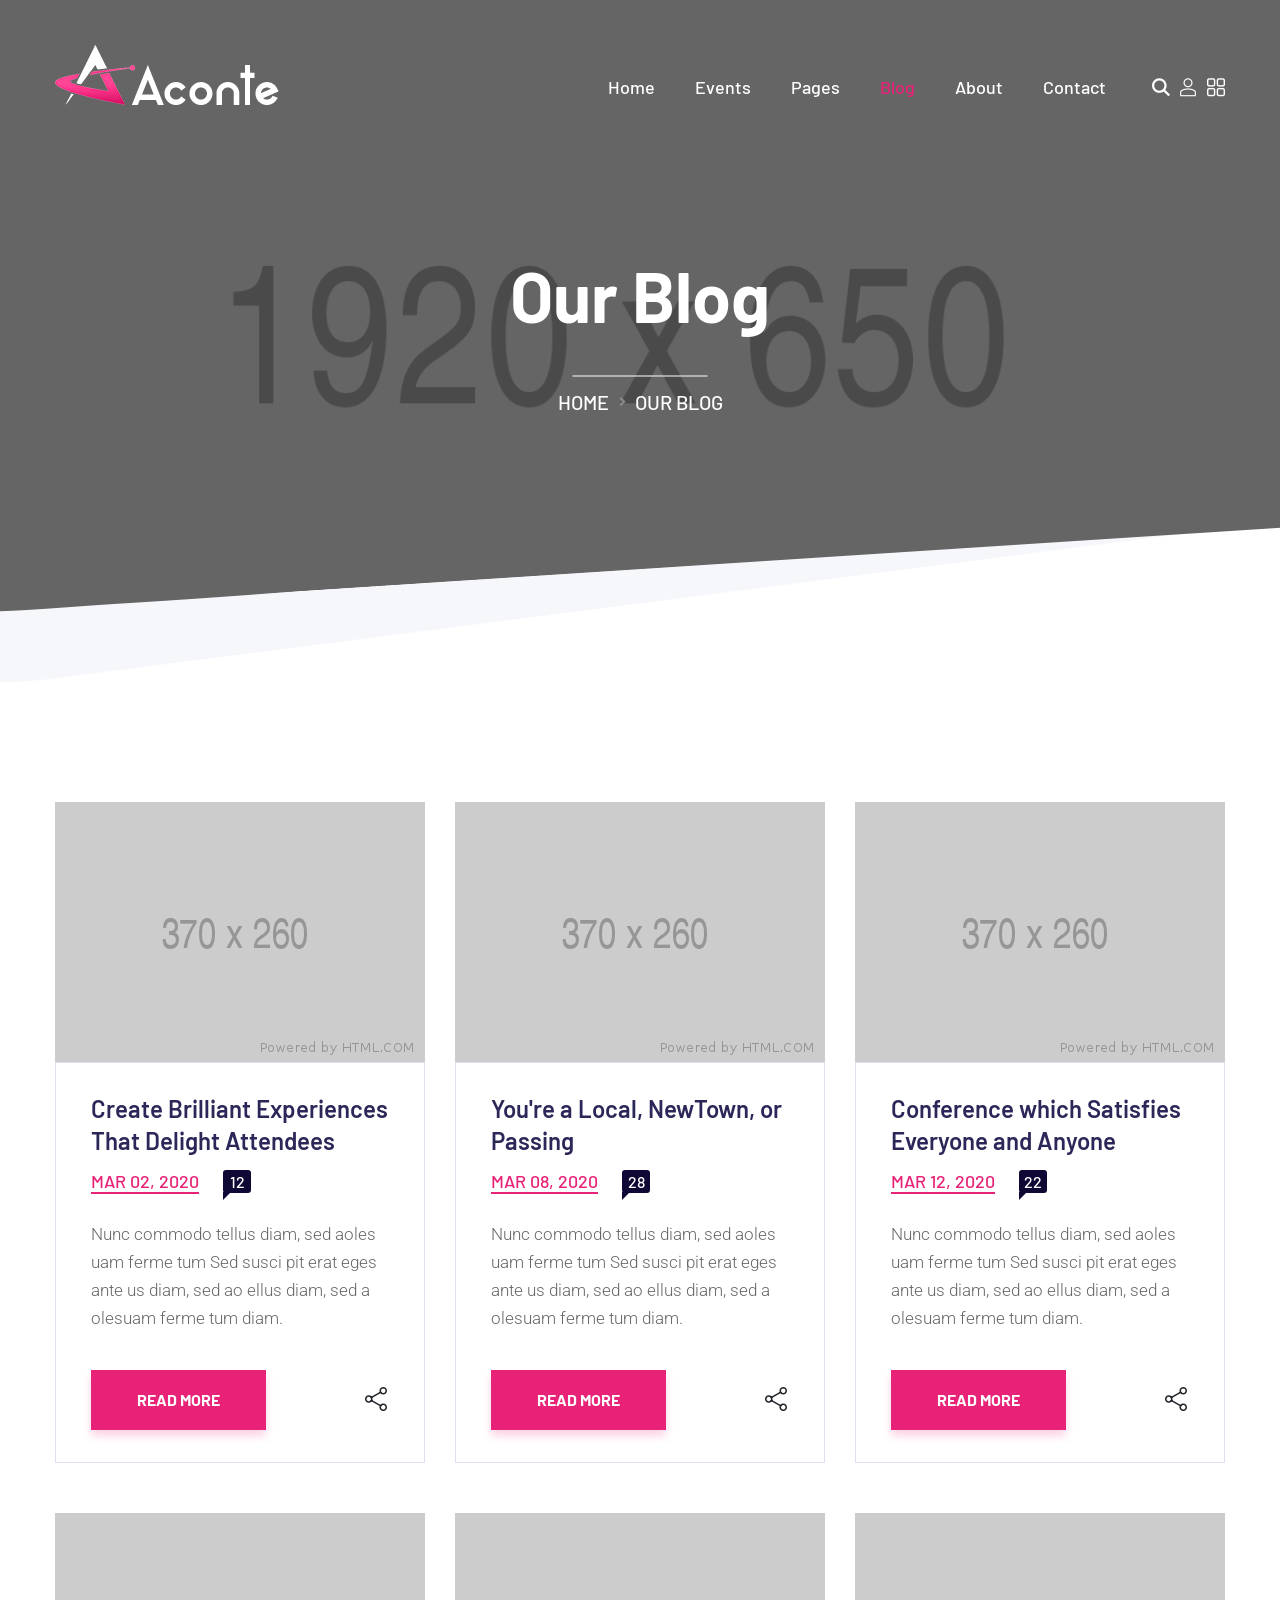
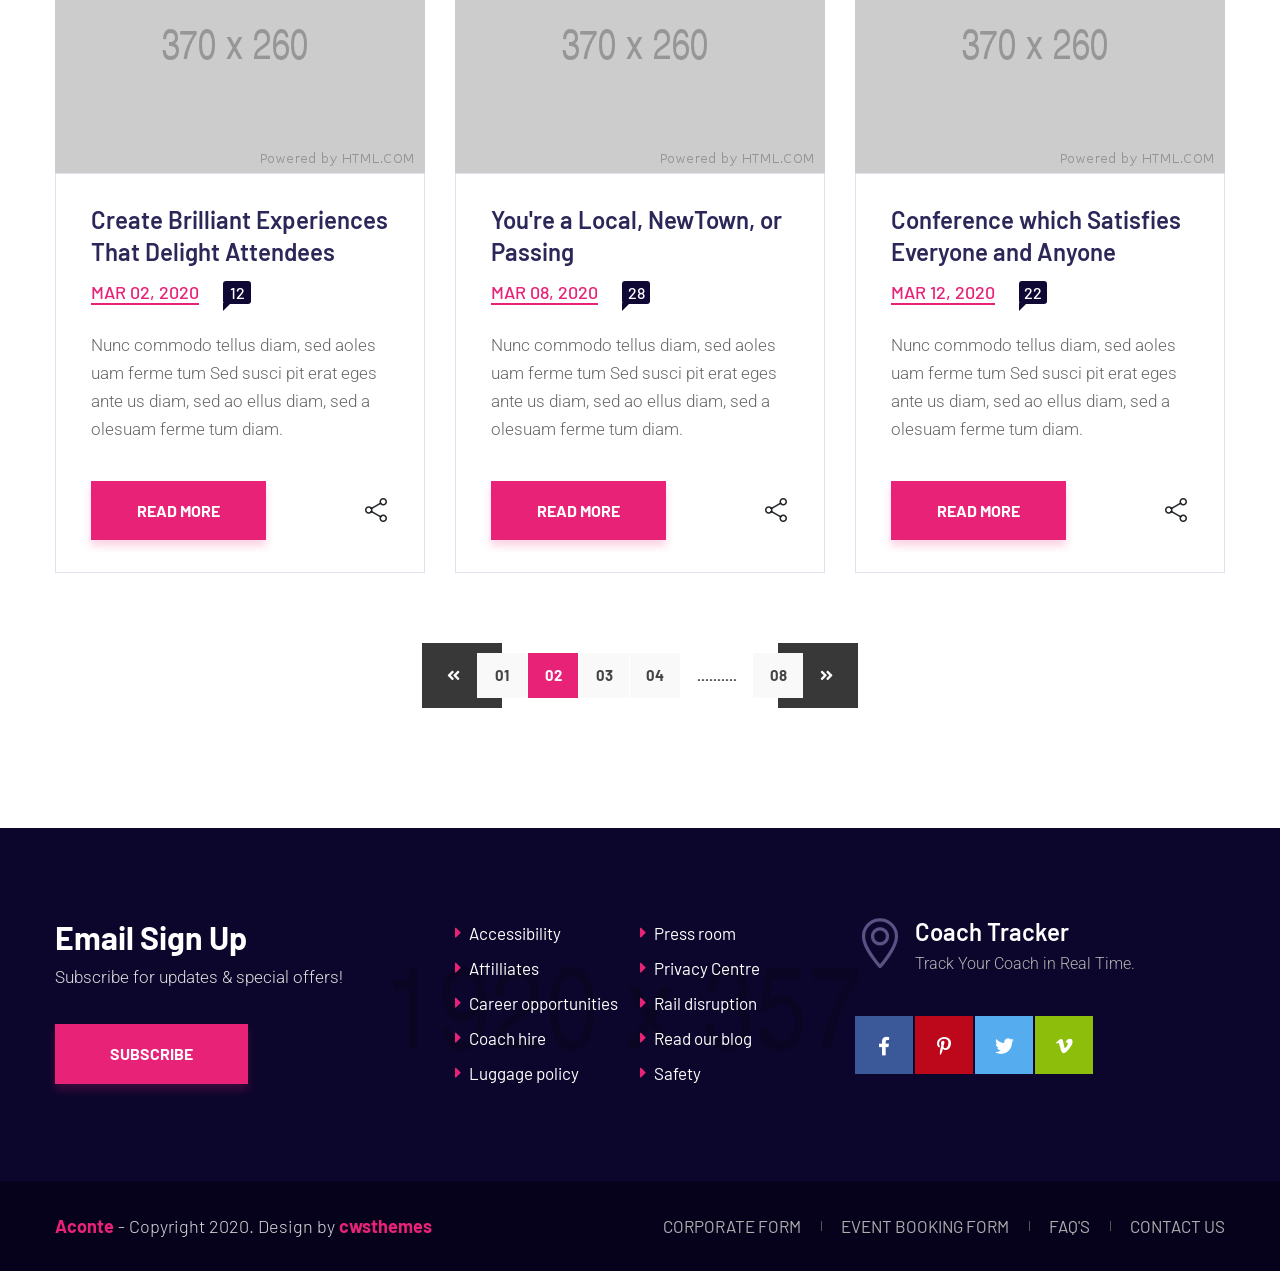
<file: Aconte/blog3.html>
<!DOCTYPE html>
<html lang="en">
    <head>
        <meta charset="UTF-8">
        <meta name="viewport" content="width=device-width, initial-scale=1, shrink-to-fit=no">
        <meta name="description" content="" />
        <meta name="keywords" content="" />
        <link rel="icon" href="assets/images/favicon.png" sizes="35x35" type="image/png">
        <title>Aconte - Event Management HTML5 Template</title>

        <link rel="stylesheet" href="assets/css/all.min.css">
        <link rel="stylesheet" href="assets/css/flaticon.css">
        <link rel="stylesheet" href="assets/css/animate.min.css">
        <link rel="stylesheet" href="assets/css/bootstrap.min.css">
        <link rel="stylesheet" href="assets/css/jquery.fancybox.min.css">
        <link rel="stylesheet" href="assets/css/perfect-scrollbar.css">
        <link rel="stylesheet" href="assets/css/slick.css">
        <link rel="stylesheet" href="assets/css/style.css">
        <link rel="stylesheet" href="assets/css/responsive.css">
        <link rel="stylesheet" href="assets/css/color.css">
    </head>
    <body>
        <main>
            <header class="stick style1 w-100">
                <div class="container">
                    <div class="logo-menu-wrap w-100 d-flex flex-wrap justify-content-between align-items-start">
                        <div class="logo"><h1 class="mb-0"><a href="index.html" title="Home"><img class="img-fluid" src="assets/images/logo.png" alt="Logo" srcset="assets/images/retina-logo.png"></a></h1></div><!-- Logo -->
                        <nav class="d-inline-flex align-items-center">
                            <div class="header-left">
                                <ul class="mb-0 list-unstyled d-inline-flex">
                                    <li class="menu-item-has-children"><a href="javascript:void(0);" title="">Home</a>
                                        <ul class="children mb-0 list-unstyled">
                                            <li><a href="index.html" title="">Homepage 1</a></li>
                                            <li><a href="index2.html" title="">Homepage 2</a></li>
                                            <li><a href="index3.html" title="">Homepage 3</a></li>
                                        </ul>
                                    </li>
                                    <li class="menu-item-has-children"><a href="javascript:void(0);" title="">Events</a>
                                        <ul class="children mb-0 list-unstyled">
                                            <li><a href="event-schedule.html" title="">Event Schedule 1</a></li>
                                            <li><a href="event-schedule2.html" title="">Event Schedule 2</a></li>
                                            <li><a href="events.html" title="">Events Style 1</a></li>
                                            <li><a href="events2.html" title="">Events Style 2</a></li>
                                            <li><a href="events-list.html" title="">Events List</a></li>
                                            <li><a href="event-detail.html" title="">Event Detail</a></li>
                                        </ul>
                                    </li>
                                    <li class="menu-item-has-children"><a href="javascript:void(0);" title="">Pages</a>
                                        <ul class="children mb-0 list-unstyled">
                                            <li class="menu-item-has-children"><a href="javascript:void(0);" title="">Shop</a>
                                                <ul class="children mb-0 list-unstyled">
                                                    <li><a href="products.html" title="">Products</a></li>
                                                    <li><a href="products-list.html" title="">Products List</a></li>
                                                    <li><a href="product-detail.html" title="">Product Detail</a></li>
                                                    <li><a href="cart.html" title="">Product Cart</a></li>
                                                    <li><a href="checkout.html" title="">Checkout</a></li>
                                                </ul>
                                            </li>
                                            <li class="menu-item-has-children"><a href="javascript:void(0);" title="">Gallery</a>
                                                <ul class="children mb-0 list-unstyled">
                                                    <li><a href="gallery.html" title="">Gallery</a></li>
                                                    <li><a href="portfolio.html" title="">Portfolio Style 1</a></li>
                                                    <li><a href="portfolio2.html" title="">Portfolio Style 2</a></li>
                                                    <li><a href="portfolio3.html" title="">Portfolio Style 3</a></li>
                                                </ul>
                                            </li>
                                            <li class="menu-item-has-children"><a href="javascript:void(0);" title="">Our Speakers</a>
                                                <ul class="children mb-0 list-unstyled">
                                                    <li><a href="our-speakers.html" title="">Our Speakers</a></li>
                                                    <li><a href="speaker-detail.html" title="">Speaker Detail</a></li>
                                                </ul>
                                            </li>
                                            <li><a href="content-elements.html" title="">Content Elements</a></li>
                                            <li><a href="pricing-plans.html" title="">Pricing Plan 1</a></li>
                                            <li><a href="pricing-plans2.html" title="">Pricing Plan 2</a></li>
                                            <li><a href="404.html" title="">404 Error Page</a></li>
                                            <li><a href="faq.html" title="">FAQ'S Page</a></li>
                                        </ul>
                                    </li>
                                    <li class="menu-item-has-children"><a href="javascript:void(0);" title="">Blog</a>
                                        <ul class="children mb-0 list-unstyled">
                                            <li><a href="blog.html" title="">Blog Style 1</a></li>
                                            <li><a href="blog2.html" title="">Blog Style 2</a></li>
                                            <li><a href="blog3.html" title="">Blog Style 3</a></li>
                                            <li><a href="blog-list.html" title="">Blog List</a></li>
                                            <li><a href="blog-detail.html" title="">Blog Detail</a></li>
                                        </ul>
                                    </li>
                                    <li><a href="about.html" title="">About</a></li>
                                    <li><a href="contact.html" title="">Contact</a></li>
                                </ul>
                            </div>
                            <div class="header-right-btns">
                                <a class="search-btn" href="javascript:void(0);" title=""><i class="flaticon-magnifying-glass"></i></a>
                                <a class="user-btn" href="javascript:void(0);" title=""><i class="flaticon-user"></i></a>
                                <a class="menu-btn" href="javascript:void(0);" title=""><i class="flaticon-menu"></i></a>
                            </div>
                        </nav>
                    </div><!-- Logo Menu Wrap -->
                </div>
            </header><!-- Header -->
            <div class="menu-wrap">
                <span class="menu-close"><i class="fas fa-times"></i></span>
                <ul class="mb-0 list-unstyled w-100">
                    <li class="menu-item-has-children"><a href="javascript:void(0);" title="">Home</a>
                        <ul class="children list-unstyled">
                            <li><a href="index.html" title="">Homepage 1</a></li>
                            <li><a href="index2.html" title="">Homepage 2</a></li>
                            <li><a href="index3.html" title="">Homepage 3</a></li>
                        </ul>
                    </li>
                    <li class="menu-item-has-children"><a href="javascript:void(0);" title="">Events</a>
                        <ul class="children list-unstyled">
                            <li><a href="event-schedule.html" title="">Event Schedule 1</a></li>
                            <li><a href="event-schedule2.html" title="">Event Schedule 2</a></li>
                            <li><a href="events.html" title="">Events Style 1</a></li>
                            <li><a href="events2.html" title="">Events Style 2</a></li>
                            <li><a href="events-list.html" title="">Events List</a></li>
                            <li><a href="event-detail.html" title="">Event Detail</a></li>
                        </ul>
                    </li>
                    <li class="menu-item-has-children"><a href="javascript:void(0);" title="">Blog</a>
                        <ul class="children list-unstyled">
                            <li><a href="blog.html" title="">Blog Style 1</a></li>
                            <li><a href="blog2.html" title="">Blog Style 2</a></li>
                            <li><a href="blog3.html" title="">Blog Style 3</a></li>
                            <li><a href="blog-list.html" title="">Blog List</a></li>
                            <li><a href="blog-detail.html" title="">Blog Detail</a></li>
                        </ul>
                    </li>
                    <li class="menu-item-has-children"><a href="javascript:void(0);" title="">Shop</a>
                        <ul class="children list-unstyled">
                            <li><a href="products.html" title="">Products</a></li>
                            <li><a href="products-list.html" title="">Products List</a></li>
                            <li><a href="product-detail.html" title="">Product Detail</a></li>
                            <li><a href="cart.html" title="">Product Cart</a></li>
                            <li><a href="checkout.html" title="">Checkout</a></li>
                        </ul>
                    </li>
                    <li class="menu-item-has-children"><a href="javascript:void(0);" title="">Pages</a>
                        <ul class="children list-unstyled">
                            <li class="menu-item-has-children"><a href="javascript:void(0);" title="">Our Speakers</a>
                                <ul class="children mb-0 list-unstyled">
                                    <li><a href="our-speakers.html" title="">Our Speakers</a></li>
                                    <li><a href="speaker-detail.html" title="">Speaker Detail</a></li>
                                </ul>
                            </li>
                            <li><a href="content-elements.html" title="">Content Elements</a></li>
                            <li><a href="pricing-plans.html" title="">Pricing Plan 1</a></li>
                            <li><a href="pricing-plans2.html" title="">Pricing Plan 2</a></li>
                            <li><a href="404.html" title="">404 Error Page</a></li>
                            <li><a href="faq.html" title="">FAQ'S Page</a></li>
                        </ul>
                    </li>
                    <li class="menu-item-has-children"><a href="javascript:void(0);" title="">Gallery</a>
                        <ul class="children list-unstyled">
                            <li><a href="gallery.html" title="">Gallery</a></li>
                            <li><a href="portfolio.html" title="">Portfolio Style 1</a></li>
                            <li><a href="portfolio2.html" title="">Portfolio Style 2</a></li>
                            <li><a href="portfolio3.html" title="">Portfolio Style 3</a></li>
                        </ul>
                    </li>
                    <li><a href="about.html" title="">About</a></li>
                    <li><a href="contact.html" title="">Contact</a></li>
                </ul>
                <div class="social-links4 d-flex flex-wrap">
                    <a class="facebook" href="javascript:void(0);" title="Facebook" target="_blank"><i class="fab fa-facebook-f"></i></a>
                    <a class="pinterest" href="javascript:void(0);" title="Pinterest" target="_blank"><i class="fab fa-pinterest-p"></i></a>
                    <a class="twitter" href="javascript:void(0);" title="Twitter" target="_blank"><i class="fab fa-twitter"></i></a>
                    <a class="vimeo" href="javascript:void(0);" title="Vimeo" target="_blank"><i class="fab fa-vimeo-v"></i></a>
                </div>
            </div><!-- Menu Wrap -->
            <div class="header-search d-flex flex-wrap justify-content-center align-items-center w-100">
                <span class="search-close-btn"><i class="fas fa-times"></i></span>
                <form>
                    <input type="text" placeholder="Search">
                </form>
            </div><!-- Header Search -->
            <div class="login-popup-wrap position-fixed h-100 text-center d-flex flex-wrap align-items-center justify-content-center w-100">
                <div class="login-popup-inner d-inline-block w-100">
                    <h3 class="mb-0">Sign In</h3>
                    <form>
                        <input class="w-100" type="email" placeholder="Email Address">
                        <input class="w-100" type="password" placeholder="Password">
                        <button class="thm-btn fill-btn" type="submit">Login<span></span></button>
                        <a class="d-inline-block" href="javascript:void(0);" title="">Forget A Password</a>
                    </form>
                </div>
            </div><!-- Login Popup -->
            <section>
                <div class="w-100 pt-180 pb-180 page-title-wrap text-center black-layer opc5 position-relative">
                    <div class="fixed-bg" style="background-image: url(assets/images/parallax8.jpg);"></div>
                    <div class="container">
                        <div class="page-title-inner d-inline-block">
                            <h1 class="mb-0">Our Blog</h1>
                            <ol class="breadcrumb">
                                <li class="breadcrumb-item"><a href="index.html" title="">Home</a></li>
                                <li class="breadcrumb-item active">Our Blog</li>
                            </ol>
                        </div>
                    </div>
                </div><!-- Page Title Wrap -->
            </section>
            <section>
                <div class="w-100 pt-140 pb-120 position-relative">
                    <div class="container">
                        <div class="blog-wrap w-100">
                            <div class="row">
                                <div class="col-md-6 col-sm-6 col-lg-4">
                                    <div class="post-style2 mb-50 w-100">
                                        <div class="post-img2 w-100 position-relative overflow-hidden">
                                            <a href="blog-detail.html" title=""><img class="img-fluid w-100" src="assets/images/resources/post-img2-1.jpg" alt="Post Image 1"></a>
                                        </div>
                                        <div class="post-info2 w-100">
                                            <h3 class="mb-0"><a href="blog-detail.html" title="">Create Brilliant Experiences That Delight Attendees</a></h3>
                                            <div class="post-meta2">
                                                <span class="post-date thm-clr">Mar 02, 2020</span>
                                                <i class="post-cmt">12</i>
                                            </div>
                                            <p class="mb-0">Nunc commodo tellus diam, sed aoles uam ferme tum Sed susci pit erat eges ante us diam, sed ao ellus diam, sed a olesuam ferme tum diam.</p>
                                            <div class="post-bottom d-flex flex-wrap justify-content-between align-items-center w-100">
                                                <a class="thm-btn fill-btn" href="blog-detail.html" title="">Read More<span></span></a>
                                                <div class="post-social position-relative">
                                                    <i class="flaticon-share"></i>
                                                    <div class="post-social-inner position-absolute">
                                                        <a class="facebook" href="javascript:void(0);" title="Facebook" target="_blank"><i class="fab fa-facebook-f"></i></a>
                                                        <a class="pinterest" href="javascript:void(0);" title="Pinterest" target="_blank"><i class="fab fa-pinterest-p"></i></a>
                                                        <a class="twitter" href="javascript:void(0);" title="Twitter" target="_blank"><i class="fab fa-twitter"></i></a>
                                                    </div>
                                                </div>
                                            </div>
                                        </div>
                                    </div>
                                </div>
                                <div class="col-md-6 col-sm-6 col-lg-4">
                                    <div class="post-style2 mb-50 w-100">
                                        <div class="post-img2 w-100 position-relative overflow-hidden">
                                            <a href="blog-detail.html" title=""><img class="img-fluid w-100" src="assets/images/resources/post-img2-2.jpg" alt="Post Image 2"></a>
                                        </div>
                                        <div class="post-info2 w-100">
                                            <h3 class="mb-0"><a href="blog-detail.html" title="">You're a Local, NewTown, or Passing</a></h3>
                                            <div class="post-meta2">
                                                <span class="post-date thm-clr">Mar 08, 2020</span>
                                                <i class="post-cmt">28</i>
                                            </div>
                                            <p class="mb-0">Nunc commodo tellus diam, sed aoles uam ferme tum Sed susci pit erat eges ante us diam, sed ao ellus diam, sed a olesuam ferme tum diam.</p>
                                            <div class="post-bottom d-flex flex-wrap justify-content-between align-items-center w-100">
                                                <a class="thm-btn fill-btn" href="blog-detail.html" title="">Read More<span></span></a>
                                                <div class="post-social position-relative">
                                                    <i class="flaticon-share"></i>
                                                    <div class="post-social-inner position-absolute">
                                                        <a class="facebook" href="javascript:void(0);" title="Facebook" target="_blank"><i class="fab fa-facebook-f"></i></a>
                                                        <a class="pinterest" href="javascript:void(0);" title="Pinterest" target="_blank"><i class="fab fa-pinterest-p"></i></a>
                                                        <a class="twitter" href="javascript:void(0);" title="Twitter" target="_blank"><i class="fab fa-twitter"></i></a>
                                                    </div>
                                                </div>
                                            </div>
                                        </div>
                                    </div>
                                </div>
                                <div class="col-md-6 col-sm-6 col-lg-4">
                                    <div class="post-style2 mb-50 w-100">
                                        <div class="post-img2 w-100 position-relative overflow-hidden">
                                            <a href="blog-detail.html" title=""><img class="img-fluid w-100" src="assets/images/resources/post-img2-3.jpg" alt="Post Image 3"></a>
                                        </div>
                                        <div class="post-info2 w-100">
                                            <h3 class="mb-0"><a href="blog-detail.html" title="">Conference which Satisfies Everyone and Anyone</a></h3>
                                            <div class="post-meta2">
                                                <span class="post-date thm-clr">Mar 12, 2020</span>
                                                <i class="post-cmt">22</i>
                                            </div>
                                            <p class="mb-0">Nunc commodo tellus diam, sed aoles uam ferme tum Sed susci pit erat eges ante us diam, sed ao ellus diam, sed a olesuam ferme tum diam.</p>
                                            <div class="post-bottom d-flex flex-wrap justify-content-between align-items-center w-100">
                                                <a class="thm-btn fill-btn" href="blog-detail.html" title="">Read More<span></span></a>
                                                <div class="post-social position-relative">
                                                    <i class="flaticon-share"></i>
                                                    <div class="post-social-inner position-absolute">
                                                        <a class="facebook" href="javascript:void(0);" title="Facebook" target="_blank"><i class="fab fa-facebook-f"></i></a>
                                                        <a class="pinterest" href="javascript:void(0);" title="Pinterest" target="_blank"><i class="fab fa-pinterest-p"></i></a>
                                                        <a class="twitter" href="javascript:void(0);" title="Twitter" target="_blank"><i class="fab fa-twitter"></i></a>
                                                    </div>
                                                </div>
                                            </div>
                                        </div>
                                    </div>
                                </div>
                                <div class="col-md-6 col-sm-6 col-lg-4">
                                    <div class="post-style2 mb-50 w-100">
                                        <div class="post-img2 w-100 position-relative overflow-hidden">
                                            <a href="blog-detail.html" title=""><img class="img-fluid w-100" src="assets/images/resources/post-img2-4.jpg" alt="Post Image 4"></a>
                                        </div>
                                        <div class="post-info2 w-100">
                                            <h3 class="mb-0"><a href="blog-detail.html" title="">Create Brilliant Experiences That Delight Attendees</a></h3>
                                            <div class="post-meta2">
                                                <span class="post-date thm-clr">Mar 02, 2020</span>
                                                <i class="post-cmt">12</i>
                                            </div>
                                            <p class="mb-0">Nunc commodo tellus diam, sed aoles uam ferme tum Sed susci pit erat eges ante us diam, sed ao ellus diam, sed a olesuam ferme tum diam.</p>
                                            <div class="post-bottom d-flex flex-wrap justify-content-between align-items-center w-100">
                                                <a class="thm-btn fill-btn" href="blog-detail.html" title="">Read More<span></span></a>
                                                <div class="post-social position-relative">
                                                    <i class="flaticon-share"></i>
                                                    <div class="post-social-inner position-absolute">
                                                        <a class="facebook" href="javascript:void(0);" title="Facebook" target="_blank"><i class="fab fa-facebook-f"></i></a>
                                                        <a class="pinterest" href="javascript:void(0);" title="Pinterest" target="_blank"><i class="fab fa-pinterest-p"></i></a>
                                                        <a class="twitter" href="javascript:void(0);" title="Twitter" target="_blank"><i class="fab fa-twitter"></i></a>
                                                    </div>
                                                </div>
                                            </div>
                                        </div>
                                    </div>
                                </div>
                                <div class="col-md-6 col-sm-6 col-lg-4">
                                    <div class="post-style2 mb-50 w-100">
                                        <div class="post-img2 w-100 position-relative overflow-hidden">
                                            <a href="blog-detail.html" title=""><img class="img-fluid w-100" src="assets/images/resources/post-img2-5.jpg" alt="Post Image 5"></a>
                                        </div>
                                        <div class="post-info2 w-100">
                                            <h3 class="mb-0"><a href="blog-detail.html" title="">You're a Local, NewTown, or Passing</a></h3>
                                            <div class="post-meta2">
                                                <span class="post-date thm-clr">Mar 08, 2020</span>
                                                <i class="post-cmt">28</i>
                                            </div>
                                            <p class="mb-0">Nunc commodo tellus diam, sed aoles uam ferme tum Sed susci pit erat eges ante us diam, sed ao ellus diam, sed a olesuam ferme tum diam.</p>
                                            <div class="post-bottom d-flex flex-wrap justify-content-between align-items-center w-100">
                                                <a class="thm-btn fill-btn" href="blog-detail.html" title="">Read More<span></span></a>
                                                <div class="post-social position-relative">
                                                    <i class="flaticon-share"></i>
                                                    <div class="post-social-inner position-absolute">
                                                        <a class="facebook" href="javascript:void(0);" title="Facebook" target="_blank"><i class="fab fa-facebook-f"></i></a>
                                                        <a class="pinterest" href="javascript:void(0);" title="Pinterest" target="_blank"><i class="fab fa-pinterest-p"></i></a>
                                                        <a class="twitter" href="javascript:void(0);" title="Twitter" target="_blank"><i class="fab fa-twitter"></i></a>
                                                    </div>
                                                </div>
                                            </div>
                                        </div>
                                    </div>
                                </div>
                                <div class="col-md-6 col-sm-6 col-lg-4">
                                    <div class="post-style2 mb-50 w-100">
                                        <div class="post-img2 w-100 position-relative overflow-hidden">
                                            <a href="blog-detail.html" title=""><img class="img-fluid w-100" src="assets/images/resources/post-img2-6.jpg" alt="Post Image 6"></a>
                                        </div>
                                        <div class="post-info2 w-100">
                                            <h3 class="mb-0"><a href="blog-detail.html" title="">Conference which Satisfies Everyone and Anyone</a></h3>
                                            <div class="post-meta2">
                                                <span class="post-date thm-clr">Mar 12, 2020</span>
                                                <i class="post-cmt">22</i>
                                            </div>
                                            <p class="mb-0">Nunc commodo tellus diam, sed aoles uam ferme tum Sed susci pit erat eges ante us diam, sed ao ellus diam, sed a olesuam ferme tum diam.</p>
                                            <div class="post-bottom d-flex flex-wrap justify-content-between align-items-center w-100">
                                                <a class="thm-btn fill-btn" href="blog-detail.html" title="">Read More<span></span></a>
                                                <div class="post-social position-relative">
                                                    <i class="flaticon-share"></i>
                                                    <div class="post-social-inner position-absolute">
                                                        <a class="facebook" href="javascript:void(0);" title="Facebook" target="_blank"><i class="fab fa-facebook-f"></i></a>
                                                        <a class="pinterest" href="javascript:void(0);" title="Pinterest" target="_blank"><i class="fab fa-pinterest-p"></i></a>
                                                        <a class="twitter" href="javascript:void(0);" title="Twitter" target="_blank"><i class="fab fa-twitter"></i></a>
                                                    </div>
                                                </div>
                                            </div>
                                        </div>
                                    </div>
                                </div>
                            </div>
                        </div><!-- Blog Wrap -->
                        <div class="pagination-wrap d-inline-block mt-20 text-center w-100">
                            <ul class="pagination justify-content-center align-items-center mb-0 list-unstyled">
                                <li class="page-item prev"><a class="page-link" href="javascript:void(0);" title=""><i class="fas fa-angle-double-left"></i></a></li>
                                <li class="page-item"><a class="page-link" href="javascript:void(0);">01</a></li>
                                <li class="page-item active"><span class="page-link">02</span></li>
                                <li class="page-item"><a class="page-link" href="javascript:void(0);">03</a></li>
                                <li class="page-item"><a class="page-link" href="javascript:void(0);">04</a></li>
                                <li class="page-item dot">..........</li>
                                <li class="page-item"><a class="page-link" href="javascript:void(0);">08</a></li>
                                <li class="page-item next"><a class="page-link" href="javascript:void(0);"><i class="fas fa-angle-double-right"></i></a></li>
                            </ul>
                        </div><!-- Pagination Wrap -->
                    </div>
                </div>
            </section>
            <footer>
                <div class="w-100 pt-90 pb-40 blue-layer opc2 position-relative">
                    <div class="fixed-bg back-blend-multiply bg-color4" style="background-image: url(assets/images/parallax7.jpg);"></div>
                    <div class="container">
                        <div class="footer-wrap2 w-100">
                            <div class="row res-caro">
                                <div class="col-md-4 col-sm-6 col-lg-4">
                                    <div class="widget w-100 mb-50">
                                        <div class="sign-up w-100">
                                            <h3 class="mb-0">Email Sign Up</h3>
                                            <p class="mb-0">Subscribe for updates & special offers!</p>
                                            <a class="thm-btn fill-btn" href="javascript:void(0);" title="">Subscribe<span></span></a>
                                        </div>
                                    </div>
                                </div>
                                <div class="col-md-4 col-sm-6 col-lg-4">
                                    <div class="widget d-flex flex-wrap w-100 mb-50">
                                        <ul class="mb-0 list-unstyled w-100">
                                            <li><a href="javascript:void(0);" title="">Accessibility</a></li>
                                            <li><a href="javascript:void(0);" title="">Affilliates</a></li>
                                            <li><a href="javascript:void(0);" title="">Career opportunities</a></li>
                                            <li><a href="javascript:void(0);" title="">Coach hire</a></li>
                                            <li><a href="javascript:void(0);" title="">Luggage policy</a></li>
                                        </ul>
                                        <ul class="mb-0 list-unstyled w-100">
                                            <li><a href="javascript:void(0);" title="">Press room</a></li>
                                            <li><a href="javascript:void(0);" title="">Privacy Centre</a></li>
                                            <li><a href="javascript:void(0);" title="">Rail disruption</a></li>
                                            <li><a href="javascript:void(0);" title="">Read our blog</a></li>
                                            <li><a href="javascript:void(0);" title="">Safety</a></li>
                                        </ul>
                                    </div>
                                </div>
                                <div class="col-md-4 col-sm-6 col-lg-4">
                                    <div class="widget w-100 mb-50">
                                        <div class="track w-100">
                                            <i class="flaticon-maps-and-flags"></i>
                                            <h4 class="mb-0">Coach Tracker</h4>
                                            <span class="d-block">Track Your Coach in Real Time.</span>
                                        </div>
                                        <div class="social-links4 d-flex flex-wrap">
                                            <a class="facebook" href="javascript:void(0);" title="Facebook" target="_blank"><i class="fab fa-facebook-f"></i></a>
                                            <a class="pinterest" href="javascript:void(0);" title="Pinterest" target="_blank"><i class="fab fa-pinterest-p"></i></a>
                                            <a class="twitter" href="javascript:void(0);" title="Twitter" target="_blank"><i class="fab fa-twitter"></i></a>
                                            <a class="vimeo" href="javascript:void(0);" title="Vimeo" target="_blank"><i class="fab fa-vimeo-v"></i></a>
                                        </div>
                                    </div>
                                </div>
                            </div>
                        </div><!-- Footer Wrap -->
                    </div>
                </div>
            </footer><!-- Footer -->
            <div class="bottom-bar w-100">
                <div class="container">
                    <div class="bottom-bar-inner d-flex flex-wrap align-items-center justify-content-between w-100">
                        <p class="mb-0"><a href="index.html" title="">Aconte</a> - Copyright 2020. Design by <a href="javascript:void(0);" title="" target="_blank">cwsthemes</a></p>
                        <ul class="bottom-links list-unstyled d-inline-flex mb-0">
                            <li><a href="javascript:void(0);" title="">Corporate Form</a></li>
                            <li><a href="javascript:void(0);" title="">Event Booking Form</a></li>
                            <li><a href="javascript:void(0);" title="">Faq's</a></li>
                            <li><a href="javascript:void(0);" title="">Contact Us</a></li>
                        </ul>
                    </div>
                </div>
            </div><!-- Bottom Bar -->
        </main><!-- Main Wrapper -->

        <script src="assets/js/jquery.min.js"></script>
        <script src="assets/js/popper.min.js"></script>
        <script src="assets/js/bootstrap.min.js"></script>
        <script src="assets/js/wow.min.js"></script>
        <script src="assets/js/counterup.min.js"></script>
        <script src="assets/js/jquery.downCount.js"></script>
        <script src="assets/js/jquery.fancybox.min.js"></script>
        <script src="assets/js/perfect-scrollbar.min.js"></script>
        <script src="assets/js/slick.min.js"></script>
        <script src="assets/js/isotope.min.js"></script>
        <script src="assets/js/custom-scripts.js"></script>
    </body>	
</html>
</file>
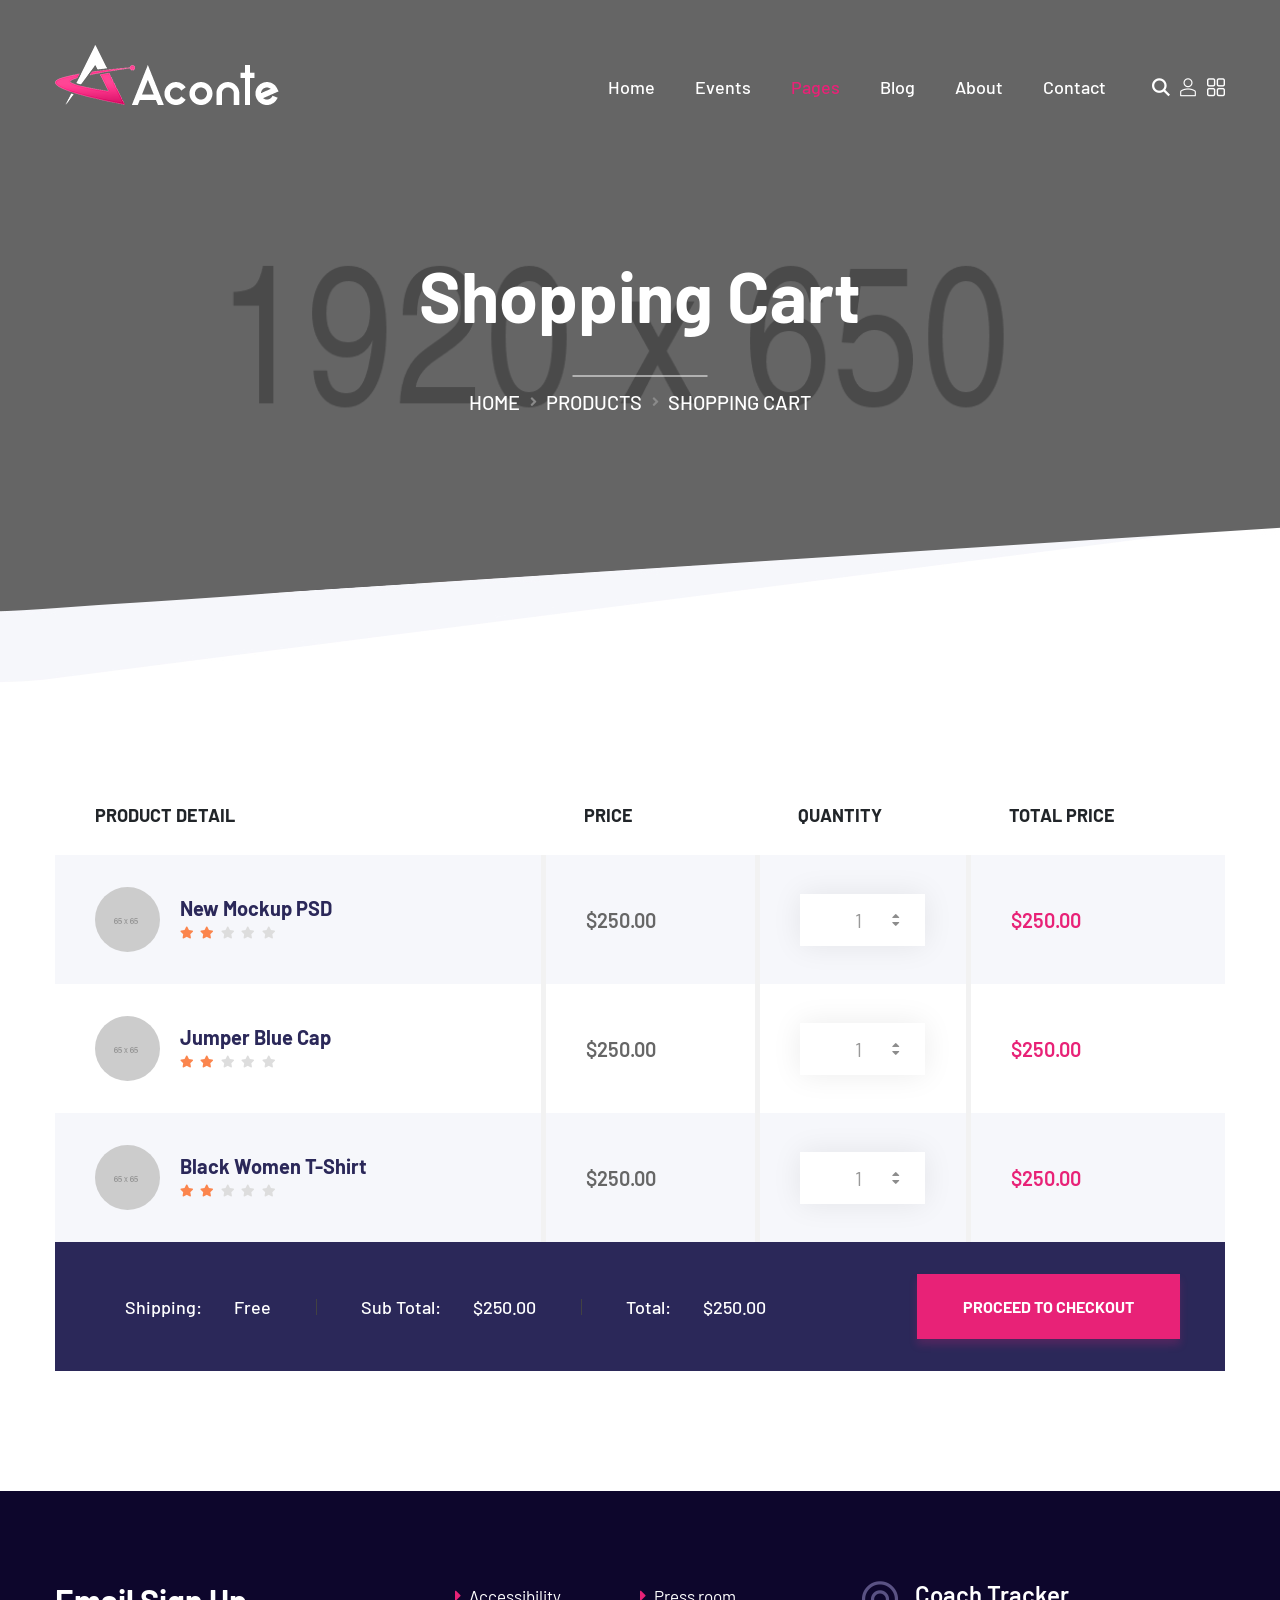
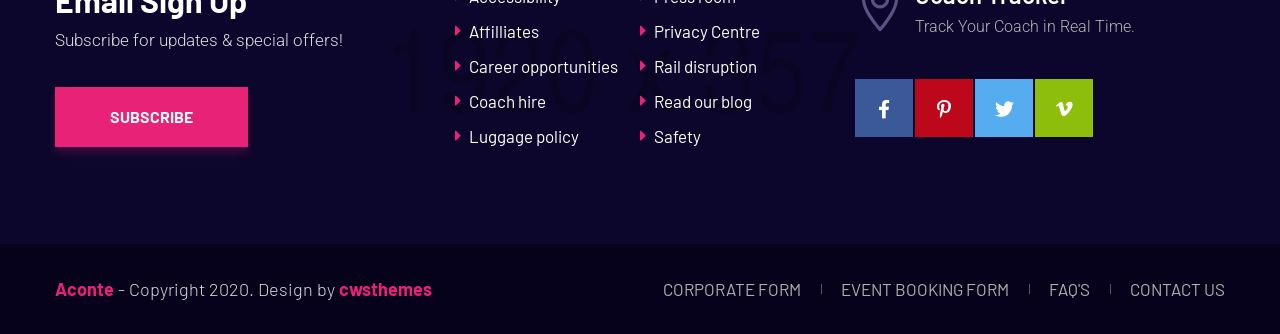
<file: Aconte/cart.html>
<!DOCTYPE html>
<html lang="en">
    <head>
        <meta charset="UTF-8">
        <meta name="viewport" content="width=device-width, initial-scale=1, shrink-to-fit=no">
        <meta name="description" content="" />
        <meta name="keywords" content="" />
        <link rel="icon" href="assets/images/favicon.png" sizes="35x35" type="image/png">
        <title>Aconte - Event Management HTML5 Template</title>

        <link rel="stylesheet" href="assets/css/all.min.css">
        <link rel="stylesheet" href="assets/css/flaticon.css">
        <link rel="stylesheet" href="assets/css/animate.min.css">
        <link rel="stylesheet" href="assets/css/bootstrap.min.css">
        <link rel="stylesheet" href="assets/css/jquery.fancybox.min.css">
        <link rel="stylesheet" href="assets/css/jquery.bootstrap-touchspin.min.css">
        <link rel="stylesheet" href="assets/css/perfect-scrollbar.css">
        <link rel="stylesheet" href="assets/css/slick.css">
        <link rel="stylesheet" href="assets/css/style.css">
        <link rel="stylesheet" href="assets/css/responsive.css">
        <link rel="stylesheet" href="assets/css/color.css">
    </head>
    <body>
        <main>
            <header class="stick style1 w-100">
                <div class="container">
                    <div class="logo-menu-wrap w-100 d-flex flex-wrap justify-content-between align-items-start">
                        <div class="logo"><h1 class="mb-0"><a href="index.html" title="Home"><img class="img-fluid" src="assets/images/logo.png" alt="Logo" srcset="assets/images/retina-logo.png"></a></h1></div><!-- Logo -->
                        <nav class="d-inline-flex align-items-center">
                            <div class="header-left">
                                <ul class="mb-0 list-unstyled d-inline-flex">
                                    <li class="menu-item-has-children"><a href="javascript:void(0);" title="">Home</a>
                                        <ul class="children mb-0 list-unstyled">
                                            <li><a href="index.html" title="">Homepage 1</a></li>
                                            <li><a href="index2.html" title="">Homepage 2</a></li>
                                            <li><a href="index3.html" title="">Homepage 3</a></li>
                                        </ul>
                                    </li>
                                    <li class="menu-item-has-children"><a href="javascript:void(0);" title="">Events</a>
                                        <ul class="children mb-0 list-unstyled">
                                            <li><a href="event-schedule.html" title="">Event Schedule 1</a></li>
                                            <li><a href="event-schedule2.html" title="">Event Schedule 2</a></li>
                                            <li><a href="events.html" title="">Events Style 1</a></li>
                                            <li><a href="events2.html" title="">Events Style 2</a></li>
                                            <li><a href="events-list.html" title="">Events List</a></li>
                                            <li><a href="event-detail.html" title="">Event Detail</a></li>
                                        </ul>
                                    </li>
                                    <li class="menu-item-has-children"><a href="javascript:void(0);" title="">Pages</a>
                                        <ul class="children mb-0 list-unstyled">
                                            <li class="menu-item-has-children"><a href="javascript:void(0);" title="">Shop</a>
                                                <ul class="children mb-0 list-unstyled">
                                                    <li><a href="products.html" title="">Products</a></li>
                                                    <li><a href="products-list.html" title="">Products List</a></li>
                                                    <li><a href="product-detail.html" title="">Product Detail</a></li>
                                                    <li><a href="cart.html" title="">Product Cart</a></li>
                                                    <li><a href="checkout.html" title="">Checkout</a></li>
                                                </ul>
                                            </li>
                                            <li class="menu-item-has-children"><a href="javascript:void(0);" title="">Gallery</a>
                                                <ul class="children mb-0 list-unstyled">
                                                    <li><a href="gallery.html" title="">Gallery</a></li>
                                                    <li><a href="portfolio.html" title="">Portfolio Style 1</a></li>
                                                    <li><a href="portfolio2.html" title="">Portfolio Style 2</a></li>
                                                    <li><a href="portfolio3.html" title="">Portfolio Style 3</a></li>
                                                </ul>
                                            </li>
                                            <li class="menu-item-has-children"><a href="javascript:void(0);" title="">Our Speakers</a>
                                                <ul class="children mb-0 list-unstyled">
                                                    <li><a href="our-speakers.html" title="">Our Speakers</a></li>
                                                    <li><a href="speaker-detail.html" title="">Speaker Detail</a></li>
                                                </ul>
                                            </li>
                                            <li><a href="content-elements.html" title="">Content Elements</a></li>
                                            <li><a href="pricing-plans.html" title="">Pricing Plan 1</a></li>
                                            <li><a href="pricing-plans2.html" title="">Pricing Plan 2</a></li>
                                            <li><a href="404.html" title="">404 Error Page</a></li>
                                            <li><a href="faq.html" title="">FAQ'S Page</a></li>
                                        </ul>
                                    </li>
                                    <li class="menu-item-has-children"><a href="javascript:void(0);" title="">Blog</a>
                                        <ul class="children mb-0 list-unstyled">
                                            <li><a href="blog.html" title="">Blog Style 1</a></li>
                                            <li><a href="blog2.html" title="">Blog Style 2</a></li>
                                            <li><a href="blog3.html" title="">Blog Style 3</a></li>
                                            <li><a href="blog-list.html" title="">Blog List</a></li>
                                            <li><a href="blog-detail.html" title="">Blog Detail</a></li>
                                        </ul>
                                    </li>
                                    <li><a href="about.html" title="">About</a></li>
                                    <li><a href="contact.html" title="">Contact</a></li>
                                </ul>
                            </div>
                            <div class="header-right-btns">
                                <a class="search-btn" href="javascript:void(0);" title=""><i class="flaticon-magnifying-glass"></i></a>
                                <a class="user-btn" href="javascript:void(0);" title=""><i class="flaticon-user"></i></a>
                                <a class="menu-btn" href="javascript:void(0);" title=""><i class="flaticon-menu"></i></a>
                            </div>
                        </nav>
                    </div><!-- Logo Menu Wrap -->
                </div>
            </header><!-- Header -->
            <div class="menu-wrap">
                <span class="menu-close"><i class="fas fa-times"></i></span>
                <ul class="mb-0 list-unstyled w-100">
                    <li class="menu-item-has-children"><a href="javascript:void(0);" title="">Home</a>
                        <ul class="children list-unstyled">
                            <li><a href="index.html" title="">Homepage 1</a></li>
                            <li><a href="index2.html" title="">Homepage 2</a></li>
                            <li><a href="index3.html" title="">Homepage 3</a></li>
                        </ul>
                    </li>
                    <li class="menu-item-has-children"><a href="javascript:void(0);" title="">Events</a>
                        <ul class="children list-unstyled">
                            <li><a href="event-schedule.html" title="">Event Schedule 1</a></li>
                            <li><a href="event-schedule2.html" title="">Event Schedule 2</a></li>
                            <li><a href="events.html" title="">Events Style 1</a></li>
                            <li><a href="events2.html" title="">Events Style 2</a></li>
                            <li><a href="events-list.html" title="">Events List</a></li>
                            <li><a href="event-detail.html" title="">Event Detail</a></li>
                        </ul>
                    </li>
                    <li class="menu-item-has-children"><a href="javascript:void(0);" title="">Blog</a>
                        <ul class="children list-unstyled">
                            <li><a href="blog.html" title="">Blog Style 1</a></li>
                            <li><a href="blog2.html" title="">Blog Style 2</a></li>
                            <li><a href="blog3.html" title="">Blog Style 3</a></li>
                            <li><a href="blog-list.html" title="">Blog List</a></li>
                            <li><a href="blog-detail.html" title="">Blog Detail</a></li>
                        </ul>
                    </li>
                    <li class="menu-item-has-children"><a href="javascript:void(0);" title="">Shop</a>
                        <ul class="children list-unstyled">
                            <li><a href="products.html" title="">Products</a></li>
                            <li><a href="products-list.html" title="">Products List</a></li>
                            <li><a href="product-detail.html" title="">Product Detail</a></li>
                            <li><a href="cart.html" title="">Product Cart</a></li>
                            <li><a href="checkout.html" title="">Checkout</a></li>
                        </ul>
                    </li>
                    <li class="menu-item-has-children"><a href="javascript:void(0);" title="">Pages</a>
                        <ul class="children list-unstyled">
                            <li class="menu-item-has-children"><a href="javascript:void(0);" title="">Our Speakers</a>
                                <ul class="children mb-0 list-unstyled">
                                    <li><a href="our-speakers.html" title="">Our Speakers</a></li>
                                    <li><a href="speaker-detail.html" title="">Speaker Detail</a></li>
                                </ul>
                            </li>
                            <li><a href="content-elements.html" title="">Content Elements</a></li>
                            <li><a href="pricing-plans.html" title="">Pricing Plan 1</a></li>
                            <li><a href="pricing-plans2.html" title="">Pricing Plan 2</a></li>
                            <li><a href="404.html" title="">404 Error Page</a></li>
                            <li><a href="faq.html" title="">FAQ'S Page</a></li>
                        </ul>
                    </li>
                    <li class="menu-item-has-children"><a href="javascript:void(0);" title="">Gallery</a>
                        <ul class="children list-unstyled">
                            <li><a href="gallery.html" title="">Gallery</a></li>
                            <li><a href="portfolio.html" title="">Portfolio Style 1</a></li>
                            <li><a href="portfolio2.html" title="">Portfolio Style 2</a></li>
                            <li><a href="portfolio3.html" title="">Portfolio Style 3</a></li>
                        </ul>
                    </li>
                    <li><a href="about.html" title="">About</a></li>
                    <li><a href="contact.html" title="">Contact</a></li>
                </ul>
                <div class="social-links4 d-flex flex-wrap">
                    <a class="facebook" href="javascript:void(0);" title="Facebook" target="_blank"><i class="fab fa-facebook-f"></i></a>
                    <a class="pinterest" href="javascript:void(0);" title="Pinterest" target="_blank"><i class="fab fa-pinterest-p"></i></a>
                    <a class="twitter" href="javascript:void(0);" title="Twitter" target="_blank"><i class="fab fa-twitter"></i></a>
                    <a class="vimeo" href="javascript:void(0);" title="Vimeo" target="_blank"><i class="fab fa-vimeo-v"></i></a>
                </div>
            </div><!-- Menu Wrap -->
            <div class="header-search d-flex flex-wrap justify-content-center align-items-center w-100">
                <span class="search-close-btn"><i class="fas fa-times"></i></span>
                <form>
                    <input type="text" placeholder="Search">
                </form>
            </div><!-- Header Search -->
            <div class="login-popup-wrap position-fixed h-100 text-center d-flex flex-wrap align-items-center justify-content-center w-100">
                <div class="login-popup-inner d-inline-block w-100">
                    <h3 class="mb-0">Sign In</h3>
                    <form>
                        <input class="w-100" type="email" placeholder="Email Address">
                        <input class="w-100" type="password" placeholder="Password">
                        <button class="thm-btn fill-btn" type="submit">Login<span></span></button>
                        <a class="d-inline-block" href="javascript:void(0);" title="">Forget A Password</a>
                    </form>
                </div>
            </div><!-- Login Popup -->
            <section>
                <div class="w-100 pt-180 pb-180 page-title-wrap text-center black-layer opc5 position-relative">
                    <div class="fixed-bg" style="background-image: url(assets/images/parallax8.jpg);"></div>
                    <div class="container">
                        <div class="page-title-inner d-inline-block">
                            <h1 class="mb-0">Shopping Cart</h1>
                            <ol class="breadcrumb">
                                <li class="breadcrumb-item"><a href="index.html" title="">Home</a></li>
                                <li class="breadcrumb-item"><a href="products.html" title="">Products</a></li>
                                <li class="breadcrumb-item active">Shopping Cart</li>
                            </ol>
                        </div>
                    </div>
                </div><!-- Page Title Wrap -->
            </section>
            <section>
                <div class="w-100 pt-140 pb-120 position-relative">
                    <div class="container">
                        <div class="cart-table w-100">
                            <form class="cart-form w-100">
                                <table class="product-cart">
                                    <thead>
                                        <tr>
                                            <th>Product Detail</th>
                                            <th>Price</th>
                                            <th>Quantity</th>
                                            <th>Total Price</th>
                                        </tr>
                                    </thead>
                                    <tbody>
                                        <tr>
                                            <td class="product-thumb-title">
                                                <div class="product-cart-box">
                                                    <a href="product-detail.html" title=""><img class="img-fluid rounded-circle" src="assets/images/resources/cart-img1.jpg" alt="Cart Image 1"></a>
                                                    <div class="product-cart-info">
                                                        <h4 class="mb-0"><a href="product-detail.html" title="">New Mockup PSD</a></h4>
                                                        <span class="product-rate d-inline-block"><i class="fas fa-star on"></i><i class="fas fa-star on"></i><i class="fas fa-star off"></i><i class="fas fa-star off"></i><i class="fas fa-star off"></i></span>
                                                    </div>
                                                </div>
                                            </td>
                                            <td class="product-price"><span class="price">$250.00</span></td>
                                            <td class="product-quantity">
                                                <div class="quantity">
                                                    <input class="qty" type="text" value="01">
                                                </div>
                                            </td>
                                            <td class="product-subtotal"><span class="price thm-clr">$250.00</span></td>
                                        </tr>
                                        <tr>
                                            <td class="product-thumb-title">
                                                <div class="product-cart-box">
                                                    <a href="product-detail.html" title=""><img class="img-fluid rounded-circle" src="assets/images/resources/cart-img2.jpg" alt="Cart Image 2"></a>
                                                    <div class="product-cart-info">
                                                        <h4 class="mb-0"><a href="product-detail.html" title="">Jumper Blue Cap</a></h4>
                                                        <span class="product-rate d-inline-block"><i class="fas fa-star on"></i><i class="fas fa-star on"></i><i class="fas fa-star off"></i><i class="fas fa-star off"></i><i class="fas fa-star off"></i></span>
                                                    </div>
                                                </div>
                                            </td>
                                            <td class="product-price"><span class="price">$250.00</span></td>
                                            <td class="product-quantity">
                                                <div class="quantity">
                                                    <input class="qty" type="text" value="01">
                                                </div>
                                            </td>
                                            <td class="product-subtotal"><span class="price thm-clr">$250.00</span></td>
                                        </tr>
                                        <tr>
                                            <td class="product-thumb-title">
                                                <div class="product-cart-box">
                                                    <a href="product-detail.html" title=""><img class="img-fluid rounded-circle" src="assets/images/resources/cart-img3.jpg" alt="Cart Image 3"></a>
                                                    <div class="product-cart-info">
                                                        <h4 class="mb-0"><a href="product-detail.html" title="">Black Women T-Shirt</a></h4>
                                                        <span class="product-rate d-inline-block"><i class="fas fa-star on"></i><i class="fas fa-star on"></i><i class="fas fa-star off"></i><i class="fas fa-star off"></i><i class="fas fa-star off"></i></span>
                                                    </div>
                                                </div>
                                            </td>
                                            <td class="product-price"><span class="price">$250.00</span></td>
                                            <td class="product-quantity">
                                                <div class="quantity">
                                                    <input class="qty" type="text" value="01">
                                                </div>
                                            </td>
                                            <td class="product-subtotal"><span class="price thm-clr">$250.00</span></td>
                                        </tr>
                                    </tbody>
                                </table>
                                <div class="cart-btns w-100 bg-color3">
                                    <ul class="mb-0 list-unstyled">
                                        <li>Shipping:<span>Free</span></li>
                                        <li>Sub Total:<span class="price">$250.00</span></li>
                                        <li>Total:<span class="price">$250.00</span></li>
                                    </ul>
                                    <button class="thm-btn fill-btn" type="submit">Proceed To Checkout<span></span></button>
                                </div>
                            </form>
                        </div><!-- Cart Table -->
                    </div>
                </div>
            </section>
            <footer>
                <div class="w-100 pt-90 pb-40 blue-layer opc2 position-relative">
                    <div class="fixed-bg back-blend-multiply bg-color4" style="background-image: url(assets/images/parallax7.jpg);"></div>
                    <div class="container">
                        <div class="footer-wrap2 w-100">
                            <div class="row res-caro">
                                <div class="col-md-4 col-sm-6 col-lg-4">
                                    <div class="widget w-100 mb-50">
                                        <div class="sign-up w-100">
                                            <h3 class="mb-0">Email Sign Up</h3>
                                            <p class="mb-0">Subscribe for updates & special offers!</p>
                                            <a class="thm-btn fill-btn" href="javascript:void(0);" title="">Subscribe<span></span></a>
                                        </div>
                                    </div>
                                </div>
                                <div class="col-md-4 col-sm-6 col-lg-4">
                                    <div class="widget d-flex flex-wrap w-100 mb-50">
                                        <ul class="mb-0 list-unstyled w-100">
                                            <li><a href="javascript:void(0);" title="">Accessibility</a></li>
                                            <li><a href="javascript:void(0);" title="">Affilliates</a></li>
                                            <li><a href="javascript:void(0);" title="">Career opportunities</a></li>
                                            <li><a href="javascript:void(0);" title="">Coach hire</a></li>
                                            <li><a href="javascript:void(0);" title="">Luggage policy</a></li>
                                        </ul>
                                        <ul class="mb-0 list-unstyled w-100">
                                            <li><a href="javascript:void(0);" title="">Press room</a></li>
                                            <li><a href="javascript:void(0);" title="">Privacy Centre</a></li>
                                            <li><a href="javascript:void(0);" title="">Rail disruption</a></li>
                                            <li><a href="javascript:void(0);" title="">Read our blog</a></li>
                                            <li><a href="javascript:void(0);" title="">Safety</a></li>
                                        </ul>
                                    </div>
                                </div>
                                <div class="col-md-4 col-sm-6 col-lg-4">
                                    <div class="widget w-100 mb-50">
                                        <div class="track w-100">
                                            <i class="flaticon-maps-and-flags"></i>
                                            <h4 class="mb-0">Coach Tracker</h4>
                                            <span class="d-block">Track Your Coach in Real Time.</span>
                                        </div>
                                        <div class="social-links4 d-flex flex-wrap">
                                            <a class="facebook" href="javascript:void(0);" title="Facebook" target="_blank"><i class="fab fa-facebook-f"></i></a>
                                            <a class="pinterest" href="javascript:void(0);" title="Pinterest" target="_blank"><i class="fab fa-pinterest-p"></i></a>
                                            <a class="twitter" href="javascript:void(0);" title="Twitter" target="_blank"><i class="fab fa-twitter"></i></a>
                                            <a class="vimeo" href="javascript:void(0);" title="Vimeo" target="_blank"><i class="fab fa-vimeo-v"></i></a>
                                        </div>
                                    </div>
                                </div>
                            </div>
                        </div><!-- Footer Wrap -->
                    </div>
                </div>
            </footer><!-- Footer -->
            <div class="bottom-bar w-100">
                <div class="container">
                    <div class="bottom-bar-inner d-flex flex-wrap align-items-center justify-content-between w-100">
                        <p class="mb-0"><a href="index.html" title="">Aconte</a> - Copyright 2020. Design by <a href="javascript:void(0);" title="" target="_blank">cwsthemes</a></p>
                        <ul class="bottom-links list-unstyled d-inline-flex mb-0">
                            <li><a href="javascript:void(0);" title="">Corporate Form</a></li>
                            <li><a href="javascript:void(0);" title="">Event Booking Form</a></li>
                            <li><a href="javascript:void(0);" title="">Faq's</a></li>
                            <li><a href="javascript:void(0);" title="">Contact Us</a></li>
                        </ul>
                    </div>
                </div>
            </div><!-- Bottom Bar -->
        </main><!-- Main Wrapper -->

        <script src="assets/js/jquery.min.js"></script>
        <script src="assets/js/popper.min.js"></script>
        <script src="assets/js/bootstrap.min.js"></script>
        <script src="assets/js/wow.min.js"></script>
        <script src="assets/js/counterup.min.js"></script>
        <script src="assets/js/jquery.downCount.js"></script>
        <script src="assets/js/jquery.fancybox.min.js"></script>
        <script src="assets/js/jquery.bootstrap-touchspin.min.js"></script>
        <script src="assets/js/perfect-scrollbar.min.js"></script>
        <script src="assets/js/slick.min.js"></script>
        <script src="assets/js/isotope.min.js"></script>
        <script src="assets/js/custom-scripts.js"></script>
    </body>	
</html>
</file>
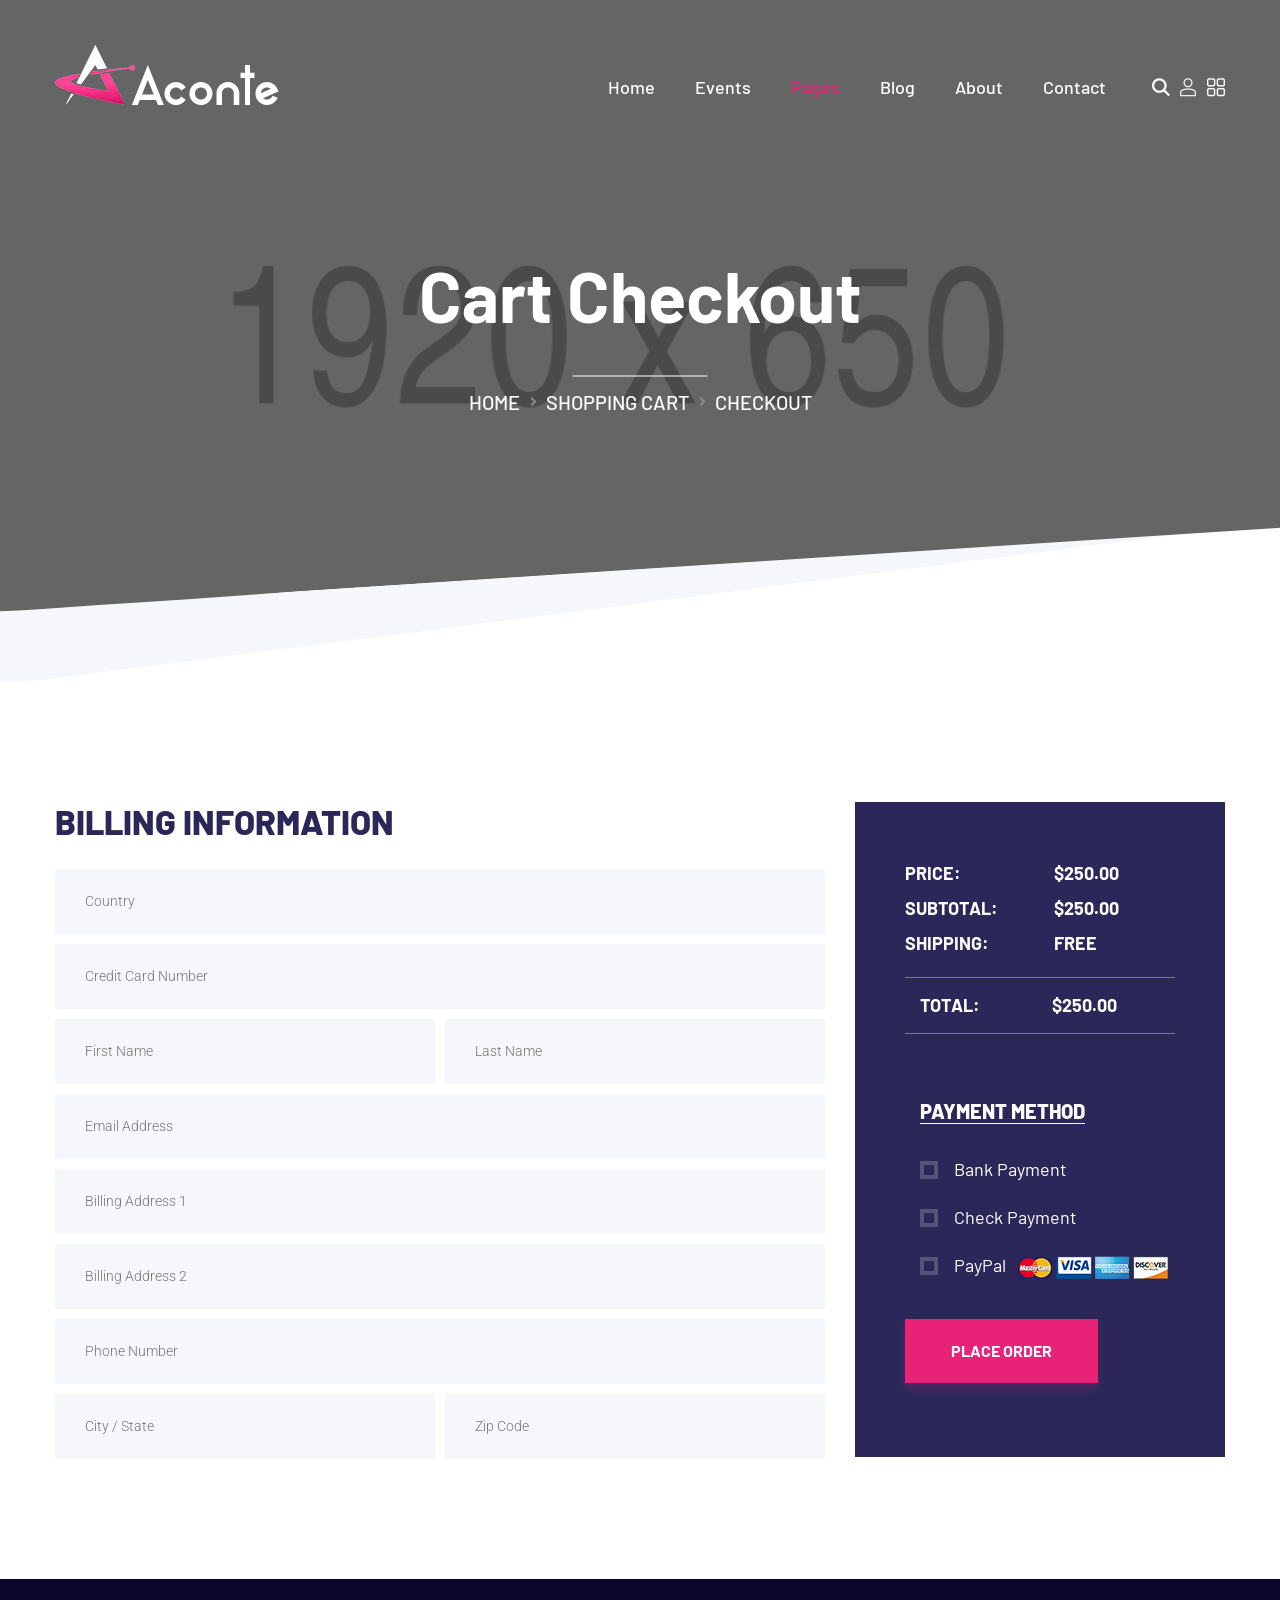
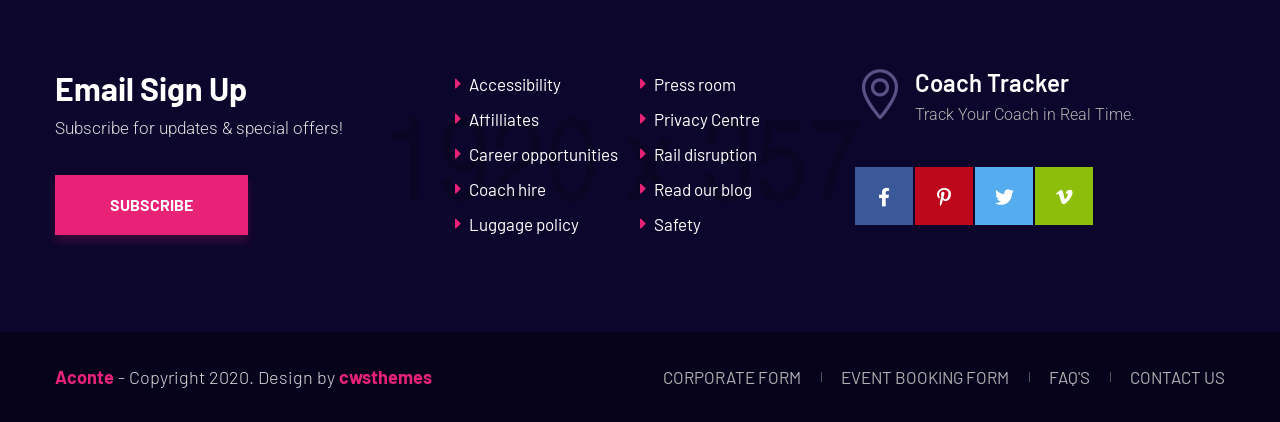
<file: Aconte/checkout.html>
<!DOCTYPE html>
<html lang="en">
    <head>
        <meta charset="UTF-8">
        <meta name="viewport" content="width=device-width, initial-scale=1, shrink-to-fit=no">
        <meta name="description" content="" />
        <meta name="keywords" content="" />
        <link rel="icon" href="assets/images/favicon.png" sizes="35x35" type="image/png">
        <title>Aconte - Event Management HTML5 Template</title>

        <link rel="stylesheet" href="assets/css/all.min.css">
        <link rel="stylesheet" href="assets/css/flaticon.css">
        <link rel="stylesheet" href="assets/css/animate.min.css">
        <link rel="stylesheet" href="assets/css/bootstrap.min.css">
        <link rel="stylesheet" href="assets/css/jquery.fancybox.min.css">
        <link rel="stylesheet" href="assets/css/jquery.bootstrap-touchspin.min.css">
        <link rel="stylesheet" href="assets/css/perfect-scrollbar.css">
        <link rel="stylesheet" href="assets/css/slick.css">
        <link rel="stylesheet" href="assets/css/style.css">
        <link rel="stylesheet" href="assets/css/responsive.css">
        <link rel="stylesheet" href="assets/css/color.css">
    </head>
    <body>
        <main>
            <header class="stick style1 w-100">
                <div class="container">
                    <div class="logo-menu-wrap w-100 d-flex flex-wrap justify-content-between align-items-start">
                        <div class="logo"><h1 class="mb-0"><a href="index.html" title="Home"><img class="img-fluid" src="assets/images/logo.png" alt="Logo" srcset="assets/images/retina-logo.png"></a></h1></div><!-- Logo -->
                        <nav class="d-inline-flex align-items-center">
                            <div class="header-left">
                                <ul class="mb-0 list-unstyled d-inline-flex">
                                    <li class="menu-item-has-children"><a href="javascript:void(0);" title="">Home</a>
                                        <ul class="children mb-0 list-unstyled">
                                            <li><a href="index.html" title="">Homepage 1</a></li>
                                            <li><a href="index2.html" title="">Homepage 2</a></li>
                                            <li><a href="index3.html" title="">Homepage 3</a></li>
                                        </ul>
                                    </li>
                                    <li class="menu-item-has-children"><a href="javascript:void(0);" title="">Events</a>
                                        <ul class="children mb-0 list-unstyled">
                                            <li><a href="event-schedule.html" title="">Event Schedule 1</a></li>
                                            <li><a href="event-schedule2.html" title="">Event Schedule 2</a></li>
                                            <li><a href="events.html" title="">Events Style 1</a></li>
                                            <li><a href="events2.html" title="">Events Style 2</a></li>
                                            <li><a href="events-list.html" title="">Events List</a></li>
                                            <li><a href="event-detail.html" title="">Event Detail</a></li>
                                        </ul>
                                    </li>
                                    <li class="menu-item-has-children"><a href="javascript:void(0);" title="">Pages</a>
                                        <ul class="children mb-0 list-unstyled">
                                            <li class="menu-item-has-children"><a href="javascript:void(0);" title="">Shop</a>
                                                <ul class="children mb-0 list-unstyled">
                                                    <li><a href="products.html" title="">Products</a></li>
                                                    <li><a href="products-list.html" title="">Products List</a></li>
                                                    <li><a href="product-detail.html" title="">Product Detail</a></li>
                                                    <li><a href="cart.html" title="">Product Cart</a></li>
                                                    <li><a href="checkout.html" title="">Checkout</a></li>
                                                </ul>
                                            </li>
                                            <li class="menu-item-has-children"><a href="javascript:void(0);" title="">Gallery</a>
                                                <ul class="children mb-0 list-unstyled">
                                                    <li><a href="gallery.html" title="">Gallery</a></li>
                                                    <li><a href="portfolio.html" title="">Portfolio Style 1</a></li>
                                                    <li><a href="portfolio2.html" title="">Portfolio Style 2</a></li>
                                                    <li><a href="portfolio3.html" title="">Portfolio Style 3</a></li>
                                                </ul>
                                            </li>
                                            <li class="menu-item-has-children"><a href="javascript:void(0);" title="">Our Speakers</a>
                                                <ul class="children mb-0 list-unstyled">
                                                    <li><a href="our-speakers.html" title="">Our Speakers</a></li>
                                                    <li><a href="speaker-detail.html" title="">Speaker Detail</a></li>
                                                </ul>
                                            </li>
                                            <li><a href="content-elements.html" title="">Content Elements</a></li>
                                            <li><a href="pricing-plans.html" title="">Pricing Plan 1</a></li>
                                            <li><a href="pricing-plans2.html" title="">Pricing Plan 2</a></li>
                                            <li><a href="404.html" title="">404 Error Page</a></li>
                                            <li><a href="faq.html" title="">FAQ'S Page</a></li>
                                        </ul>
                                    </li>
                                    <li class="menu-item-has-children"><a href="javascript:void(0);" title="">Blog</a>
                                        <ul class="children mb-0 list-unstyled">
                                            <li><a href="blog.html" title="">Blog Style 1</a></li>
                                            <li><a href="blog2.html" title="">Blog Style 2</a></li>
                                            <li><a href="blog3.html" title="">Blog Style 3</a></li>
                                            <li><a href="blog-list.html" title="">Blog List</a></li>
                                            <li><a href="blog-detail.html" title="">Blog Detail</a></li>
                                        </ul>
                                    </li>
                                    <li><a href="about.html" title="">About</a></li>
                                    <li><a href="contact.html" title="">Contact</a></li>
                                </ul>
                            </div>
                            <div class="header-right-btns">
                                <a class="search-btn" href="javascript:void(0);" title=""><i class="flaticon-magnifying-glass"></i></a>
                                <a class="user-btn" href="javascript:void(0);" title=""><i class="flaticon-user"></i></a>
                                <a class="menu-btn" href="javascript:void(0);" title=""><i class="flaticon-menu"></i></a>
                            </div>
                        </nav>
                    </div><!-- Logo Menu Wrap -->
                </div>
            </header><!-- Header -->
            <div class="menu-wrap">
                <span class="menu-close"><i class="fas fa-times"></i></span>
                <ul class="mb-0 list-unstyled w-100">
                    <li class="menu-item-has-children"><a href="javascript:void(0);" title="">Home</a>
                        <ul class="children list-unstyled">
                            <li><a href="index.html" title="">Homepage 1</a></li>
                            <li><a href="index2.html" title="">Homepage 2</a></li>
                            <li><a href="index3.html" title="">Homepage 3</a></li>
                        </ul>
                    </li>
                    <li class="menu-item-has-children"><a href="javascript:void(0);" title="">Events</a>
                        <ul class="children list-unstyled">
                            <li><a href="event-schedule.html" title="">Event Schedule 1</a></li>
                            <li><a href="event-schedule2.html" title="">Event Schedule 2</a></li>
                            <li><a href="events.html" title="">Events Style 1</a></li>
                            <li><a href="events2.html" title="">Events Style 2</a></li>
                            <li><a href="events-list.html" title="">Events List</a></li>
                            <li><a href="event-detail.html" title="">Event Detail</a></li>
                        </ul>
                    </li>
                    <li class="menu-item-has-children"><a href="javascript:void(0);" title="">Blog</a>
                        <ul class="children list-unstyled">
                            <li><a href="blog.html" title="">Blog Style 1</a></li>
                            <li><a href="blog2.html" title="">Blog Style 2</a></li>
                            <li><a href="blog3.html" title="">Blog Style 3</a></li>
                            <li><a href="blog-list.html" title="">Blog List</a></li>
                            <li><a href="blog-detail.html" title="">Blog Detail</a></li>
                        </ul>
                    </li>
                    <li class="menu-item-has-children"><a href="javascript:void(0);" title="">Shop</a>
                        <ul class="children list-unstyled">
                            <li><a href="products.html" title="">Products</a></li>
                            <li><a href="products-list.html" title="">Products List</a></li>
                            <li><a href="product-detail.html" title="">Product Detail</a></li>
                            <li><a href="cart.html" title="">Product Cart</a></li>
                            <li><a href="checkout.html" title="">Checkout</a></li>
                        </ul>
                    </li>
                    <li class="menu-item-has-children"><a href="javascript:void(0);" title="">Pages</a>
                        <ul class="children list-unstyled">
                            <li class="menu-item-has-children"><a href="javascript:void(0);" title="">Our Speakers</a>
                                <ul class="children mb-0 list-unstyled">
                                    <li><a href="our-speakers.html" title="">Our Speakers</a></li>
                                    <li><a href="speaker-detail.html" title="">Speaker Detail</a></li>
                                </ul>
                            </li>
                            <li><a href="content-elements.html" title="">Content Elements</a></li>
                            <li><a href="pricing-plans.html" title="">Pricing Plan 1</a></li>
                            <li><a href="pricing-plans2.html" title="">Pricing Plan 2</a></li>
                            <li><a href="404.html" title="">404 Error Page</a></li>
                            <li><a href="faq.html" title="">FAQ'S Page</a></li>
                        </ul>
                    </li>
                    <li class="menu-item-has-children"><a href="javascript:void(0);" title="">Gallery</a>
                        <ul class="children list-unstyled">
                            <li><a href="gallery.html" title="">Gallery</a></li>
                            <li><a href="portfolio.html" title="">Portfolio Style 1</a></li>
                            <li><a href="portfolio2.html" title="">Portfolio Style 2</a></li>
                            <li><a href="portfolio3.html" title="">Portfolio Style 3</a></li>
                        </ul>
                    </li>
                    <li><a href="about.html" title="">About</a></li>
                    <li><a href="contact.html" title="">Contact</a></li>
                </ul>
                <div class="social-links4 d-flex flex-wrap">
                    <a class="facebook" href="javascript:void(0);" title="Facebook" target="_blank"><i class="fab fa-facebook-f"></i></a>
                    <a class="pinterest" href="javascript:void(0);" title="Pinterest" target="_blank"><i class="fab fa-pinterest-p"></i></a>
                    <a class="twitter" href="javascript:void(0);" title="Twitter" target="_blank"><i class="fab fa-twitter"></i></a>
                    <a class="vimeo" href="javascript:void(0);" title="Vimeo" target="_blank"><i class="fab fa-vimeo-v"></i></a>
                </div>
            </div><!-- Menu Wrap -->
            <div class="header-search d-flex flex-wrap justify-content-center align-items-center w-100">
                <span class="search-close-btn"><i class="fas fa-times"></i></span>
                <form>
                    <input type="text" placeholder="Search">
                </form>
            </div><!-- Header Search -->
            <div class="login-popup-wrap position-fixed h-100 text-center d-flex flex-wrap align-items-center justify-content-center w-100">
                <div class="login-popup-inner d-inline-block w-100">
                    <h3 class="mb-0">Sign In</h3>
                    <form>
                        <input class="w-100" type="email" placeholder="Email Address">
                        <input class="w-100" type="password" placeholder="Password">
                        <button class="thm-btn fill-btn" type="submit">Login<span></span></button>
                        <a class="d-inline-block" href="javascript:void(0);" title="">Forget A Password</a>
                    </form>
                </div>
            </div><!-- Login Popup -->
            <section>
                <div class="w-100 pt-180 pb-180 page-title-wrap text-center black-layer opc5 position-relative">
                    <div class="fixed-bg" style="background-image: url(assets/images/parallax8.jpg);"></div>
                    <div class="container">
                        <div class="page-title-inner d-inline-block">
                            <h1 class="mb-0">Cart Checkout</h1>
                            <ol class="breadcrumb">
                                <li class="breadcrumb-item"><a href="index.html" title="">Home</a></li>
                                <li class="breadcrumb-item"><a href="cart.html" title="">Shopping Cart</a></li>
                                <li class="breadcrumb-item active">Checkout</li>
                            </ol>
                        </div>
                    </div>
                </div><!-- Page Title Wrap -->
            </section>
            <section>
                <div class="w-100 pt-140 pb-120 position-relative">
                    <div class="container">
                        <div class="checkout-wrap w-100">
                            <div class="row">
                                <div class="col-md-12 col-sm-12 col-lg-8">
                                    <div class="checkout-form w-100">
                                        <h2 class="mb-0">Billing Information</h2>
                                        <form class="w-100">
                                            <div class="row mrg10">
                                                <div class="col-md-12 col-sm-12 col-lg-12">
                                                    <input class="w-100" type="text" placeholder="Country">
                                                </div>
                                                <div class="col-md-12 col-sm-12 col-lg-12">
                                                    <input class="w-100" type="text" placeholder="Credit Card Number">
                                                </div>
                                                <div class="col-md-6 col-sm-12 col-lg-6">
                                                    <input class="w-100" type="text" placeholder="First Name">
                                                </div>
                                                <div class="col-md-6 col-sm-12 col-lg-6">
                                                    <input class="w-100" type="text" placeholder="Last Name">
                                                </div>
                                                <div class="col-md-12 col-sm-12 col-lg-12">
                                                    <input class="w-100" type="email" placeholder="Email Address">
                                                </div>
                                                <div class="col-md-12 col-sm-12 col-lg-12">
                                                    <input class="w-100" type="text" placeholder="Billing Address 1">
                                                </div>
                                                <div class="col-md-12 col-sm-12 col-lg-12">
                                                    <input class="w-100" type="text" placeholder="Billing Address 2">
                                                </div>
                                                <div class="col-md-12 col-sm-12 col-lg-12">
                                                    <input class="w-100" type="tel" placeholder="Phone Number">
                                                </div>
                                                <div class="col-md-6 col-sm-12 col-lg-6">
                                                    <input class="w-100" type="text" placeholder="City / State">
                                                </div>
                                                <div class="col-md-6 col-sm-12 col-lg-6">
                                                    <input class="w-100" type="tel" placeholder="Zip Code">
                                                </div>
                                            </div>
                                        </form>
                                    </div>
                                </div>
                                <div class="col-md-12 col-sm-12 col-lg-4">
                                    <div class="your-payment-method bg-color3 w-100">
                                        <div class="your-order w-100">
                                            <span>Price: <span>$250.00</span></span>
                                            <span>SubTotal: <span>$250.00</span></span>
                                            <span>Shipping: <span>Free</span></span>
                                            <span class="total-price">Total: <span>$250.00</span></span>
                                        </div>
                                        <div class="payment-methods w-100">
                                            <h4 class="mb-0">Payment Method</h4>
                                            <ul class="mb-0 list-unstyled w-100">
                                                <li><input type="radio" name="method" id="radio1"> <label for="radio1">Bank Payment</label></li>
                                                <li><input type="radio" name="method" id="radio2"> <label for="radio2">Check Payment</label></li>
                                                <li><input type="radio" name="method" id="radio3"> <label for="radio3">PayPal<img class="img-fluid" src="assets/images/currency.png" alt="Currency"></label></li>
                                            </ul>
                                            <button class="thm-btn fill-btn" type="submit">Place Order<span></span></button>
                                        </div>
                                    </div>
                                </div>
                            </div>
                        </div><!-- Checkout Wrap -->
                    </div>
                </div>
            </section>
            <footer>
                <div class="w-100 pt-90 pb-40 blue-layer opc2 position-relative">
                    <div class="fixed-bg back-blend-multiply bg-color4" style="background-image: url(assets/images/parallax7.jpg);"></div>
                    <div class="container">
                        <div class="footer-wrap2 w-100">
                            <div class="row res-caro">
                                <div class="col-md-4 col-sm-6 col-lg-4">
                                    <div class="widget w-100 mb-50">
                                        <div class="sign-up w-100">
                                            <h3 class="mb-0">Email Sign Up</h3>
                                            <p class="mb-0">Subscribe for updates & special offers!</p>
                                            <a class="thm-btn fill-btn" href="javascript:void(0);" title="">Subscribe<span></span></a>
                                        </div>
                                    </div>
                                </div>
                                <div class="col-md-4 col-sm-6 col-lg-4">
                                    <div class="widget d-flex flex-wrap w-100 mb-50">
                                        <ul class="mb-0 list-unstyled w-100">
                                            <li><a href="javascript:void(0);" title="">Accessibility</a></li>
                                            <li><a href="javascript:void(0);" title="">Affilliates</a></li>
                                            <li><a href="javascript:void(0);" title="">Career opportunities</a></li>
                                            <li><a href="javascript:void(0);" title="">Coach hire</a></li>
                                            <li><a href="javascript:void(0);" title="">Luggage policy</a></li>
                                        </ul>
                                        <ul class="mb-0 list-unstyled w-100">
                                            <li><a href="javascript:void(0);" title="">Press room</a></li>
                                            <li><a href="javascript:void(0);" title="">Privacy Centre</a></li>
                                            <li><a href="javascript:void(0);" title="">Rail disruption</a></li>
                                            <li><a href="javascript:void(0);" title="">Read our blog</a></li>
                                            <li><a href="javascript:void(0);" title="">Safety</a></li>
                                        </ul>
                                    </div>
                                </div>
                                <div class="col-md-4 col-sm-6 col-lg-4">
                                    <div class="widget w-100 mb-50">
                                        <div class="track w-100">
                                            <i class="flaticon-maps-and-flags"></i>
                                            <h4 class="mb-0">Coach Tracker</h4>
                                            <span class="d-block">Track Your Coach in Real Time.</span>
                                        </div>
                                        <div class="social-links4 d-flex flex-wrap">
                                            <a class="facebook" href="javascript:void(0);" title="Facebook" target="_blank"><i class="fab fa-facebook-f"></i></a>
                                            <a class="pinterest" href="javascript:void(0);" title="Pinterest" target="_blank"><i class="fab fa-pinterest-p"></i></a>
                                            <a class="twitter" href="javascript:void(0);" title="Twitter" target="_blank"><i class="fab fa-twitter"></i></a>
                                            <a class="vimeo" href="javascript:void(0);" title="Vimeo" target="_blank"><i class="fab fa-vimeo-v"></i></a>
                                        </div>
                                    </div>
                                </div>
                            </div>
                        </div><!-- Footer Wrap -->
                    </div>
                </div>
            </footer><!-- Footer -->
            <div class="bottom-bar w-100">
                <div class="container">
                    <div class="bottom-bar-inner d-flex flex-wrap align-items-center justify-content-between w-100">
                        <p class="mb-0"><a href="index.html" title="">Aconte</a> - Copyright 2020. Design by <a href="javascript:void(0);" title="" target="_blank">cwsthemes</a></p>
                        <ul class="bottom-links list-unstyled d-inline-flex mb-0">
                            <li><a href="javascript:void(0);" title="">Corporate Form</a></li>
                            <li><a href="javascript:void(0);" title="">Event Booking Form</a></li>
                            <li><a href="javascript:void(0);" title="">Faq's</a></li>
                            <li><a href="javascript:void(0);" title="">Contact Us</a></li>
                        </ul>
                    </div>
                </div>
            </div><!-- Bottom Bar -->
        </main><!-- Main Wrapper -->

        <script src="assets/js/jquery.min.js"></script>
        <script src="assets/js/popper.min.js"></script>
        <script src="assets/js/bootstrap.min.js"></script>
        <script src="assets/js/wow.min.js"></script>
        <script src="assets/js/counterup.min.js"></script>
        <script src="assets/js/jquery.downCount.js"></script>
        <script src="assets/js/jquery.fancybox.min.js"></script>
        <script src="assets/js/jquery.bootstrap-touchspin.min.js"></script>
        <script src="assets/js/perfect-scrollbar.min.js"></script>
        <script src="assets/js/slick.min.js"></script>
        <script src="assets/js/isotope.min.js"></script>
        <script src="assets/js/custom-scripts.js"></script>
    </body>	
</html>
</file>
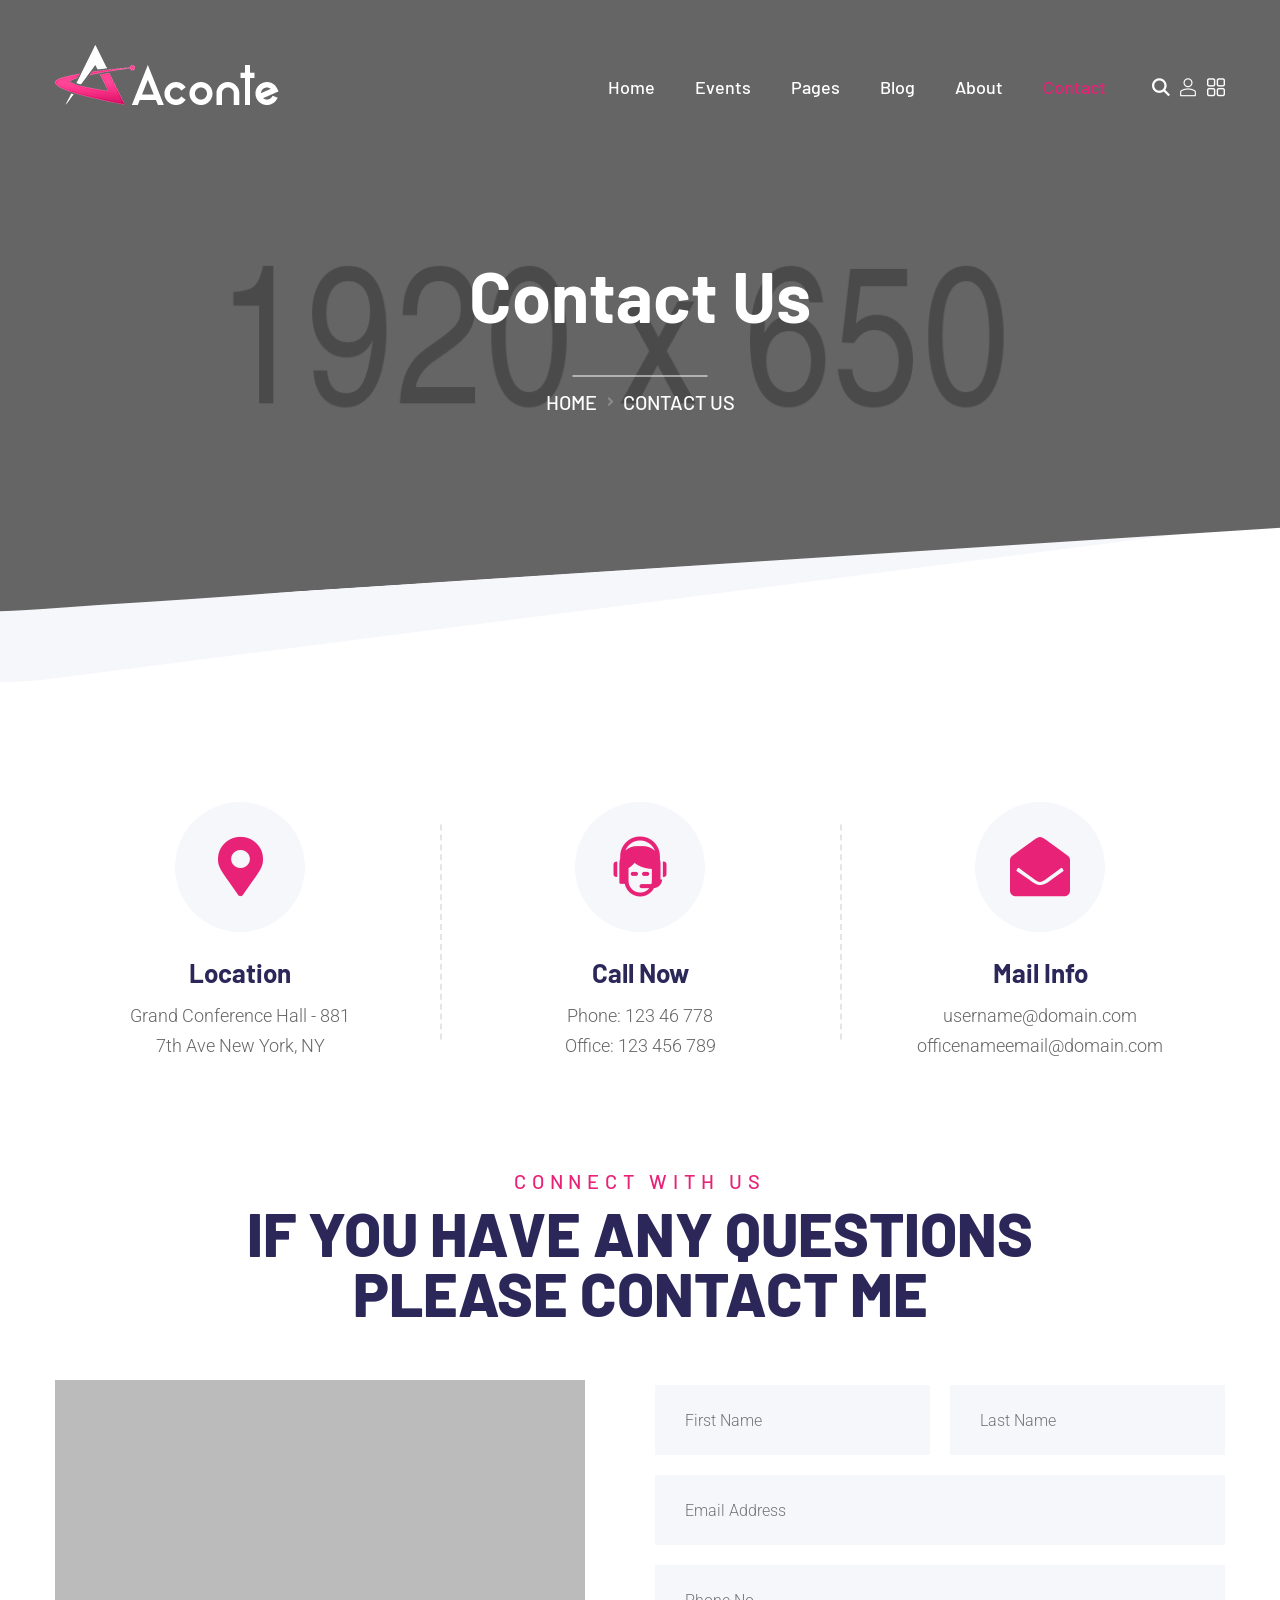
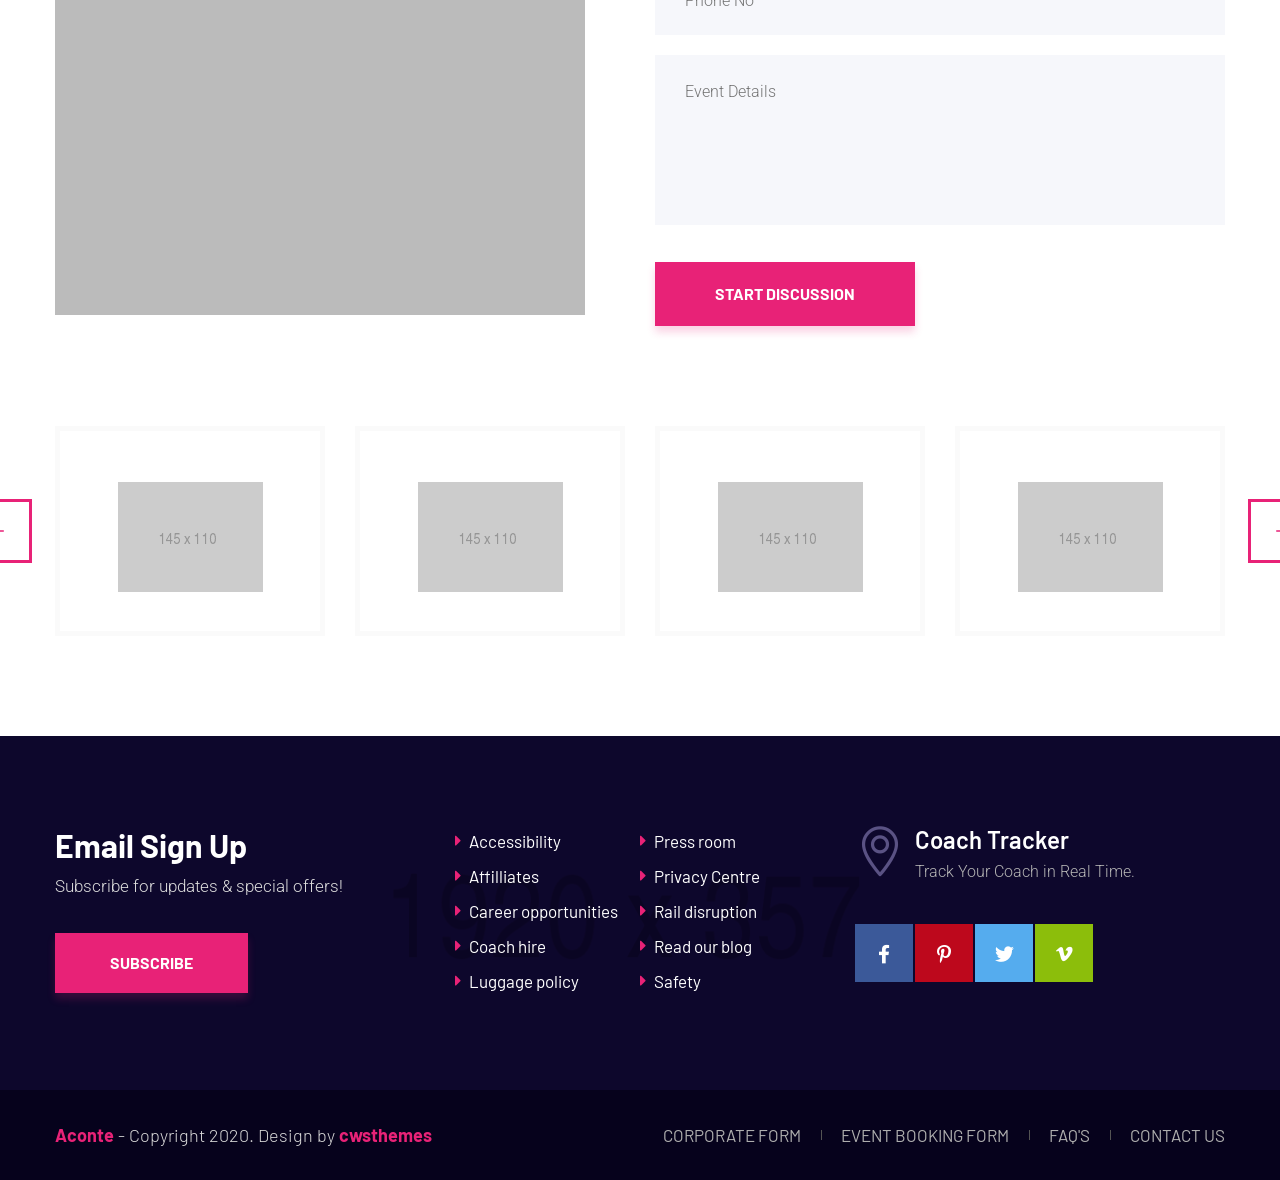
<file: Aconte/contact.html>
<!DOCTYPE html>
<html lang="en">
    <head>
        <meta charset="UTF-8">
        <meta name="viewport" content="width=device-width, initial-scale=1, shrink-to-fit=no">
        <meta name="description" content="" />
        <meta name="keywords" content="" />
        <link rel="icon" href="assets/images/favicon.png" sizes="35x35" type="image/png">
        <title>Aconte - Event Management HTML5 Template</title>

        <link rel="stylesheet" href="assets/css/all.min.css">
        <link rel="stylesheet" href="assets/css/flaticon.css">
        <link rel="stylesheet" href="assets/css/animate.min.css">
        <link rel="stylesheet" href="assets/css/bootstrap.min.css">
        <link rel="stylesheet" href="assets/css/jquery.fancybox.min.css">
        <link rel="stylesheet" href="assets/css/perfect-scrollbar.css">
        <link rel="stylesheet" href="assets/css/slick.css">
        <link rel="stylesheet" href="assets/css/style.css">
        <link rel="stylesheet" href="assets/css/responsive.css">
        <link rel="stylesheet" href="assets/css/color.css">
    </head>
    <body>
        <main>
            <header class="stick style1 w-100">
                <div class="container">
                    <div class="logo-menu-wrap w-100 d-flex flex-wrap justify-content-between align-items-start">
                        <div class="logo"><h1 class="mb-0"><a href="index.html" title="Home"><img class="img-fluid" src="assets/images/logo.png" alt="Logo" srcset="assets/images/retina-logo.png"></a></h1></div><!-- Logo -->
                        <nav class="d-inline-flex align-items-center">
                            <div class="header-left">
                                <ul class="mb-0 list-unstyled d-inline-flex">
                                    <li class="menu-item-has-children"><a href="javascript:void(0);" title="">Home</a>
                                        <ul class="children mb-0 list-unstyled">
                                            <li><a href="index.html" title="">Homepage 1</a></li>
                                            <li><a href="index2.html" title="">Homepage 2</a></li>
                                            <li><a href="index3.html" title="">Homepage 3</a></li>
                                        </ul>
                                    </li>
                                    <li class="menu-item-has-children"><a href="javascript:void(0);" title="">Events</a>
                                        <ul class="children mb-0 list-unstyled">
                                            <li><a href="event-schedule.html" title="">Event Schedule 1</a></li>
                                            <li><a href="event-schedule2.html" title="">Event Schedule 2</a></li>
                                            <li><a href="events.html" title="">Events Style 1</a></li>
                                            <li><a href="events2.html" title="">Events Style 2</a></li>
                                            <li><a href="events-list.html" title="">Events List</a></li>
                                            <li><a href="event-detail.html" title="">Event Detail</a></li>
                                        </ul>
                                    </li>
                                    <li class="menu-item-has-children"><a href="javascript:void(0);" title="">Pages</a>
                                        <ul class="children mb-0 list-unstyled">
                                            <li class="menu-item-has-children"><a href="javascript:void(0);" title="">Shop</a>
                                                <ul class="children mb-0 list-unstyled">
                                                    <li><a href="products.html" title="">Products</a></li>
                                                    <li><a href="products-list.html" title="">Products List</a></li>
                                                    <li><a href="product-detail.html" title="">Product Detail</a></li>
                                                    <li><a href="cart.html" title="">Product Cart</a></li>
                                                    <li><a href="checkout.html" title="">Checkout</a></li>
                                                </ul>
                                            </li>
                                            <li class="menu-item-has-children"><a href="javascript:void(0);" title="">Gallery</a>
                                                <ul class="children mb-0 list-unstyled">
                                                    <li><a href="gallery.html" title="">Gallery</a></li>
                                                    <li><a href="portfolio.html" title="">Portfolio Style 1</a></li>
                                                    <li><a href="portfolio2.html" title="">Portfolio Style 2</a></li>
                                                    <li><a href="portfolio3.html" title="">Portfolio Style 3</a></li>
                                                </ul>
                                            </li>
                                            <li class="menu-item-has-children"><a href="javascript:void(0);" title="">Our Speakers</a>
                                                <ul class="children mb-0 list-unstyled">
                                                    <li><a href="our-speakers.html" title="">Our Speakers</a></li>
                                                    <li><a href="speaker-detail.html" title="">Speaker Detail</a></li>
                                                </ul>
                                            </li>
                                            <li><a href="content-elements.html" title="">Content Elements</a></li>
                                            <li><a href="pricing-plans.html" title="">Pricing Plan 1</a></li>
                                            <li><a href="pricing-plans2.html" title="">Pricing Plan 2</a></li>
                                            <li><a href="404.html" title="">404 Error Page</a></li>
                                            <li><a href="faq.html" title="">FAQ'S Page</a></li>
                                        </ul>
                                    </li>
                                    <li class="menu-item-has-children"><a href="javascript:void(0);" title="">Blog</a>
                                        <ul class="children mb-0 list-unstyled">
                                            <li><a href="blog.html" title="">Blog Style 1</a></li>
                                            <li><a href="blog2.html" title="">Blog Style 2</a></li>
                                            <li><a href="blog3.html" title="">Blog Style 3</a></li>
                                            <li><a href="blog-list.html" title="">Blog List</a></li>
                                            <li><a href="blog-detail.html" title="">Blog Detail</a></li>
                                        </ul>
                                    </li>
                                    <li><a href="about.html" title="">About</a></li>
                                    <li><a href="contact.html" title="">Contact</a></li>
                                </ul>
                            </div>
                            <div class="header-right-btns">
                                <a class="search-btn" href="javascript:void(0);" title=""><i class="flaticon-magnifying-glass"></i></a>
                                <a class="user-btn" href="javascript:void(0);" title=""><i class="flaticon-user"></i></a>
                                <a class="menu-btn" href="javascript:void(0);" title=""><i class="flaticon-menu"></i></a>
                            </div>
                        </nav>
                    </div><!-- Logo Menu Wrap -->
                </div>
            </header><!-- Header -->
            <div class="menu-wrap">
                <span class="menu-close"><i class="fas fa-times"></i></span>
                <ul class="mb-0 list-unstyled w-100">
                    <li class="menu-item-has-children"><a href="javascript:void(0);" title="">Home</a>
                        <ul class="children list-unstyled">
                            <li><a href="index.html" title="">Homepage 1</a></li>
                            <li><a href="index2.html" title="">Homepage 2</a></li>
                            <li><a href="index3.html" title="">Homepage 3</a></li>
                        </ul>
                    </li>
                    <li class="menu-item-has-children"><a href="javascript:void(0);" title="">Events</a>
                        <ul class="children list-unstyled">
                            <li><a href="event-schedule.html" title="">Event Schedule 1</a></li>
                            <li><a href="event-schedule2.html" title="">Event Schedule 2</a></li>
                            <li><a href="events.html" title="">Events Style 1</a></li>
                            <li><a href="events2.html" title="">Events Style 2</a></li>
                            <li><a href="events-list.html" title="">Events List</a></li>
                            <li><a href="event-detail.html" title="">Event Detail</a></li>
                        </ul>
                    </li>
                    <li class="menu-item-has-children"><a href="javascript:void(0);" title="">Blog</a>
                        <ul class="children list-unstyled">
                            <li><a href="blog.html" title="">Blog Style 1</a></li>
                            <li><a href="blog2.html" title="">Blog Style 2</a></li>
                            <li><a href="blog3.html" title="">Blog Style 3</a></li>
                            <li><a href="blog-list.html" title="">Blog List</a></li>
                            <li><a href="blog-detail.html" title="">Blog Detail</a></li>
                        </ul>
                    </li>
                    <li class="menu-item-has-children"><a href="javascript:void(0);" title="">Shop</a>
                        <ul class="children list-unstyled">
                            <li><a href="products.html" title="">Products</a></li>
                            <li><a href="products-list.html" title="">Products List</a></li>
                            <li><a href="product-detail.html" title="">Product Detail</a></li>
                            <li><a href="cart.html" title="">Product Cart</a></li>
                            <li><a href="checkout.html" title="">Checkout</a></li>
                        </ul>
                    </li>
                    <li class="menu-item-has-children"><a href="javascript:void(0);" title="">Pages</a>
                        <ul class="children list-unstyled">
                            <li class="menu-item-has-children"><a href="javascript:void(0);" title="">Our Speakers</a>
                                <ul class="children mb-0 list-unstyled">
                                    <li><a href="our-speakers.html" title="">Our Speakers</a></li>
                                    <li><a href="speaker-detail.html" title="">Speaker Detail</a></li>
                                </ul>
                            </li>
                            <li><a href="content-elements.html" title="">Content Elements</a></li>
                            <li><a href="pricing-plans.html" title="">Pricing Plan 1</a></li>
                            <li><a href="pricing-plans2.html" title="">Pricing Plan 2</a></li>
                            <li><a href="404.html" title="">404 Error Page</a></li>
                            <li><a href="faq.html" title="">FAQ'S Page</a></li>
                        </ul>
                    </li>
                    <li class="menu-item-has-children"><a href="javascript:void(0);" title="">Gallery</a>
                        <ul class="children list-unstyled">
                            <li><a href="gallery.html" title="">Gallery</a></li>
                            <li><a href="portfolio.html" title="">Portfolio Style 1</a></li>
                            <li><a href="portfolio2.html" title="">Portfolio Style 2</a></li>
                            <li><a href="portfolio3.html" title="">Portfolio Style 3</a></li>
                        </ul>
                    </li>
                    <li><a href="about.html" title="">About</a></li>
                    <li><a href="contact.html" title="">Contact</a></li>
                </ul>
                <div class="social-links4 d-flex flex-wrap">
                    <a class="facebook" href="javascript:void(0);" title="Facebook" target="_blank"><i class="fab fa-facebook-f"></i></a>
                    <a class="pinterest" href="javascript:void(0);" title="Pinterest" target="_blank"><i class="fab fa-pinterest-p"></i></a>
                    <a class="twitter" href="javascript:void(0);" title="Twitter" target="_blank"><i class="fab fa-twitter"></i></a>
                    <a class="vimeo" href="javascript:void(0);" title="Vimeo" target="_blank"><i class="fab fa-vimeo-v"></i></a>
                </div>
            </div><!-- Menu Wrap -->
            <div class="header-search d-flex flex-wrap justify-content-center align-items-center w-100">
                <span class="search-close-btn"><i class="fas fa-times"></i></span>
                <form>
                    <input type="text" placeholder="Search">
                </form>
            </div><!-- Header Search -->
            <div class="login-popup-wrap position-fixed h-100 text-center d-flex flex-wrap align-items-center justify-content-center w-100">
                <div class="login-popup-inner d-inline-block w-100">
                    <h3 class="mb-0">Sign In</h3>
                    <form>
                        <input class="w-100" type="email" placeholder="Email Address">
                        <input class="w-100" type="password" placeholder="Password">
                        <button class="thm-btn fill-btn" type="submit">Login<span></span></button>
                        <a class="d-inline-block" href="javascript:void(0);" title="">Forget A Password</a>
                    </form>
                </div>
            </div><!-- Login Popup -->
            <section>
                <div class="w-100 pt-180 pb-180 page-title-wrap text-center black-layer opc5 position-relative">
                    <div class="fixed-bg" style="background-image: url(assets/images/parallax8.jpg);"></div>
                    <div class="container">
                        <div class="page-title-inner d-inline-block">
                            <h1 class="mb-0">Contact Us</h1>
                            <ol class="breadcrumb">
                                <li class="breadcrumb-item"><a href="index.html" title="">Home</a></li>
                                <li class="breadcrumb-item active">Contact Us</li>
                            </ol>
                        </div>
                    </div>
                </div><!-- Page Title Wrap -->
            </section>
            <section>
                <div class="w-100 pt-140 position-relative">
                    <div class="container">
                        <div class="contact-info-wrap text-center w-100">
                            <div class="row">
                                <div class="col-md-4 col-sm-6 col-lg-4">
                                    <div class="contact-info-box mb-40 w-100">
                                        <i class="thm-clr rounded-circle fas fa-map-marker-alt"></i>
                                        <h4 class="mb-0">Location</h4>
                                        <p class="mb-0">Grand Conference Hall - 881 <br> 7th Ave New York, NY</p>
                                    </div>
                                </div>
                                <div class="col-md-4 col-sm-6 col-lg-4">
                                    <div class="contact-info-box mb-40 w-100">
                                        <i class="thm-clr rounded-circle flaticon-people"></i>
                                        <h4 class="mb-0">Call Now</h4>
                                        <p class="mb-0"><span class="d-block">Phone: 123 46 778</span><span class="d-block">Office: 123 456 789</span></p>
                                    </div>
                                </div>
                                <div class="col-md-4 col-sm-6 col-lg-4">
                                    <div class="contact-info-box mb-40 w-100">
                                        <i class="thm-clr rounded-circle fas fa-envelope-open"></i>
                                        <h4 class="mb-0">Mail Info</h4>
                                        <p class="mb-0"><a href="javascript:void(0);" title="">username@domain.com</a> <br> <a href="javascript:void(0);" title="">officenameemail@domain.com</a></p>
                                    </div>
                                </div>
                            </div>
                        </div><!-- Contact Info Wrap -->
                        <div class="contact-map-wrap mt-65 style2 w-100">
                            <div class="sec-title mb-45 w-100 text-center">
                                <div class="sec-title-inner pt-0 d-inline-block">
                                    <span class="d-block thm-clr">Connect With Us</span>
                                    <h2 class="mb-0">If You Have Any Questions <br> Please Contact Me</h2>
                                </div>
                            </div><!-- Sec Title -->
                            <div class="row align-items-center">
                                <div class="col-md-12 col-sm-12 col-lg-6">
                                    <div class="contact-map w-100" id="contact-map">
                                        <iframe src="https://www.google.com/maps/embed?pb=!1m18!1m12!1m3!1d3036.1939479978228!2d-74.52790365348511!3d40.44884412026627!2m3!1f0!2f0!3f0!3m2!1i1024!2i768!4f13.1!3m3!1m2!1s0x89c3c3be536bc55f%3A0xb5205b8c3ee9a93e!2sWhitehall%20Gardens!5e0!3m2!1sen!2s!4v1590228785408!5m2!1sen!2s"></iframe>
                                    </div>
                                </div>
                                <div class="col-md-12 col-sm-12 col-lg-6">
                                    <div class="contact-form-wrap p-0 w-100">
                                        <form class="w-100" action="#" method="post" id="email-form">
                                            <div class="form-group w-100">
                                                <div class="response w-100"></div>
                                            </div>
                                            <div class="row mrg20">
                                                <div class="col-md-6 col-sm-6 col-lg-6">
                                                    <input class="w-100 fname" type="text" name="fname" placeholder="First Name" required>
                                                </div>
                                                <div class="col-md-6 col-sm-6 col-lg-6">
                                                    <input class="w-100 lname" type="text" name="lname" placeholder="Last Name" required>
                                                </div>
                                                <div class="col-md-12 col-sm-12 col-lg-12">
                                                    <input class="w-100 email" type="email" name="email" placeholder="Email Address" required>
                                                </div>
                                                <div class="col-md-12 col-sm-12 col-lg-12">
                                                    <input class="w-100 phone" type="tel" name="phone" placeholder="Phone No" required>
                                                </div>
                                                <div class="col-md-12 col-sm-12 col-lg-12">
                                                    <textarea class="w-100 contact_message" name="contact_message" placeholder="Event Details" required></textarea>
                                                    <button class="thm-btn fill-btn" id="submit" type="submit">Start Discussion<span></span></button>
                                                </div>
                                            </div>
                                        </form>
                                    </div>
                                </div>
                            </div>
                        </div><!-- Contact With Map -->
                    </div>
                </div>
            </section>
            <section>
                <div class="w-100 pt-100 pb-100 position-relative">
                    <div class="container">
                        <div class="sponsors-wrap w-100">
                            <div class="sponsor-caro">
                                <div class="sr-box text-center w-100">
                                    <a href="javascript:void(0);" title=""><img class="img-fluid d-inline-block" src="assets/images/resources/sponsor-img1-1.png" alt="Sponsor Image 1"></a>
                                </div>
                                <div class="sr-box text-center w-100">
                                    <a href="javascript:void(0);" title=""><img class="img-fluid d-inline-block" src="assets/images/resources/sponsor-img1-2.png" alt="Sponsor Image 2"></a>
                                </div>
                                <div class="sr-box text-center w-100">
                                    <a href="javascript:void(0);" title=""><img class="img-fluid d-inline-block" src="assets/images/resources/sponsor-img1-3.png" alt="Sponsor Image 3"></a>
                                </div>
                                <div class="sr-box text-center w-100">
                                    <a href="javascript:void(0);" title=""><img class="img-fluid d-inline-block" src="assets/images/resources/sponsor-img1-4.png" alt="Sponsor Image 4"></a>
                                </div>
                                <div class="sr-box text-center w-100">
                                    <a href="javascript:void(0);" title=""><img class="img-fluid d-inline-block" src="assets/images/resources/sponsor-img1-5.png" alt="Sponsor Image 5"></a>
                                </div>
                                <div class="sr-box text-center w-100">
                                    <a href="javascript:void(0);" title=""><img class="img-fluid d-inline-block" src="assets/images/resources/sponsor-img1-6.png" alt="Sponsor Image 6"></a>
                                </div>
                            </div>
                        </div><!-- Sponsors Wrap -->
                    </div>
                </div>
            </section>
            <footer>
                <div class="w-100 pt-90 pb-40 blue-layer opc2 position-relative">
                    <div class="fixed-bg back-blend-multiply bg-color4" style="background-image: url(assets/images/parallax7.jpg);"></div>
                    <div class="container">
                        <div class="footer-wrap2 w-100">
                            <div class="row res-caro">
                                <div class="col-md-4 col-sm-6 col-lg-4">
                                    <div class="widget w-100 mb-50">
                                        <div class="sign-up w-100">
                                            <h3 class="mb-0">Email Sign Up</h3>
                                            <p class="mb-0">Subscribe for updates & special offers!</p>
                                            <a class="thm-btn fill-btn" href="javascript:void(0);" title="">Subscribe<span></span></a>
                                        </div>
                                    </div>
                                </div>
                                <div class="col-md-4 col-sm-6 col-lg-4">
                                    <div class="widget d-flex flex-wrap w-100 mb-50">
                                        <ul class="mb-0 list-unstyled w-100">
                                            <li><a href="javascript:void(0);" title="">Accessibility</a></li>
                                            <li><a href="javascript:void(0);" title="">Affilliates</a></li>
                                            <li><a href="javascript:void(0);" title="">Career opportunities</a></li>
                                            <li><a href="javascript:void(0);" title="">Coach hire</a></li>
                                            <li><a href="javascript:void(0);" title="">Luggage policy</a></li>
                                        </ul>
                                        <ul class="mb-0 list-unstyled w-100">
                                            <li><a href="javascript:void(0);" title="">Press room</a></li>
                                            <li><a href="javascript:void(0);" title="">Privacy Centre</a></li>
                                            <li><a href="javascript:void(0);" title="">Rail disruption</a></li>
                                            <li><a href="javascript:void(0);" title="">Read our blog</a></li>
                                            <li><a href="javascript:void(0);" title="">Safety</a></li>
                                        </ul>
                                    </div>
                                </div>
                                <div class="col-md-4 col-sm-6 col-lg-4">
                                    <div class="widget w-100 mb-50">
                                        <div class="track w-100">
                                            <i class="flaticon-maps-and-flags"></i>
                                            <h4 class="mb-0">Coach Tracker</h4>
                                            <span class="d-block">Track Your Coach in Real Time.</span>
                                        </div>
                                        <div class="social-links4 d-flex flex-wrap">
                                            <a class="facebook" href="javascript:void(0);" title="Facebook" target="_blank"><i class="fab fa-facebook-f"></i></a>
                                            <a class="pinterest" href="javascript:void(0);" title="Pinterest" target="_blank"><i class="fab fa-pinterest-p"></i></a>
                                            <a class="twitter" href="javascript:void(0);" title="Twitter" target="_blank"><i class="fab fa-twitter"></i></a>
                                            <a class="vimeo" href="javascript:void(0);" title="Vimeo" target="_blank"><i class="fab fa-vimeo-v"></i></a>
                                        </div>
                                    </div>
                                </div>
                            </div>
                        </div><!-- Footer Wrap -->
                    </div>
                </div>
            </footer><!-- Footer -->
            <div class="bottom-bar w-100">
                <div class="container">
                    <div class="bottom-bar-inner d-flex flex-wrap align-items-center justify-content-between w-100">
                        <p class="mb-0"><a href="index.html" title="">Aconte</a> - Copyright 2020. Design by <a href="javascript:void(0);" title="" target="_blank">cwsthemes</a></p>
                        <ul class="bottom-links list-unstyled d-inline-flex mb-0">
                            <li><a href="javascript:void(0);" title="">Corporate Form</a></li>
                            <li><a href="javascript:void(0);" title="">Event Booking Form</a></li>
                            <li><a href="javascript:void(0);" title="">Faq's</a></li>
                            <li><a href="javascript:void(0);" title="">Contact Us</a></li>
                        </ul>
                    </div>
                </div>
            </div><!-- Bottom Bar -->
        </main><!-- Main Wrapper -->

        <script src="assets/js/jquery.min.js"></script>
        <script src="assets/js/popper.min.js"></script>
        <script src="assets/js/bootstrap.min.js"></script>
        <script src="assets/js/wow.min.js"></script>
        <script src="assets/js/counterup.min.js"></script>
        <script src="assets/js/jquery.downCount.js"></script>
        <script src="assets/js/jquery.fancybox.min.js"></script>
        <script src="assets/js/perfect-scrollbar.min.js"></script>
        <script src="assets/js/slick.min.js"></script>
        <script src="assets/js/custom-scripts.js"></script>
    </body>	
</html>
</file>
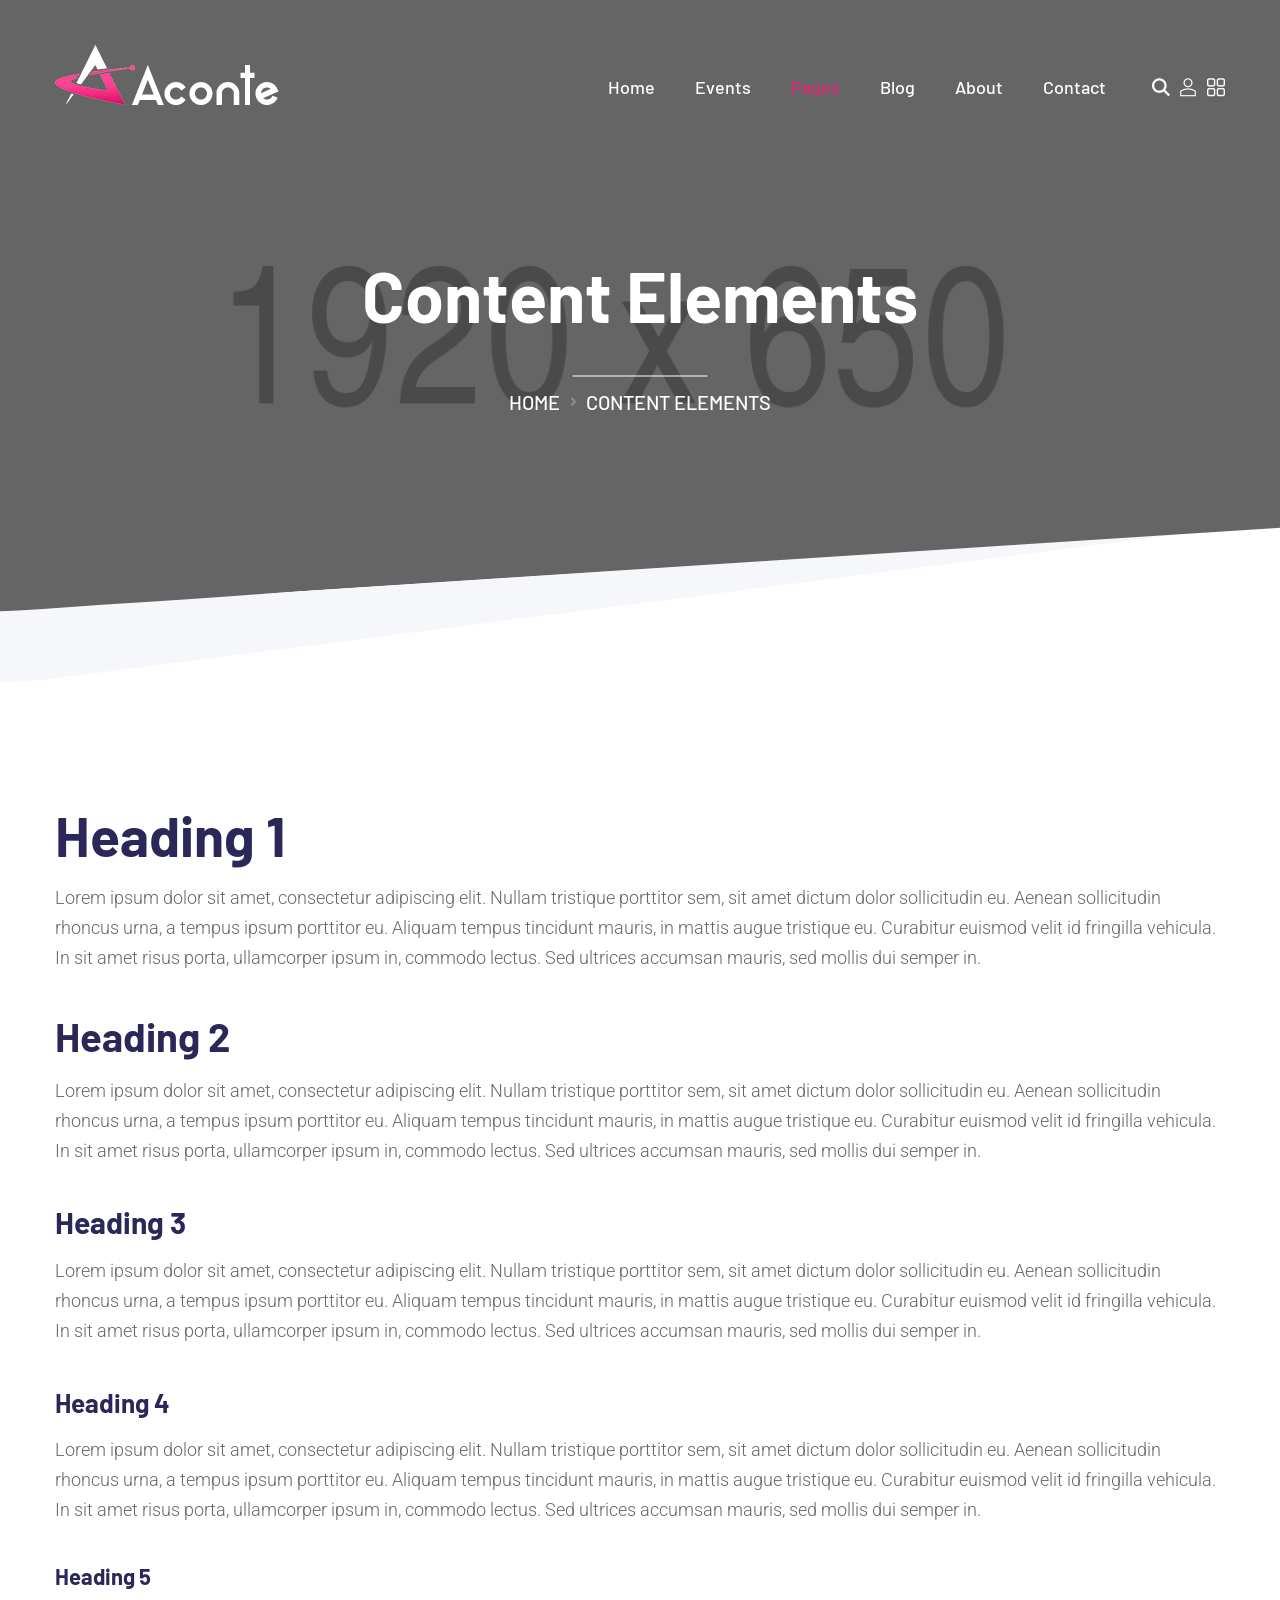
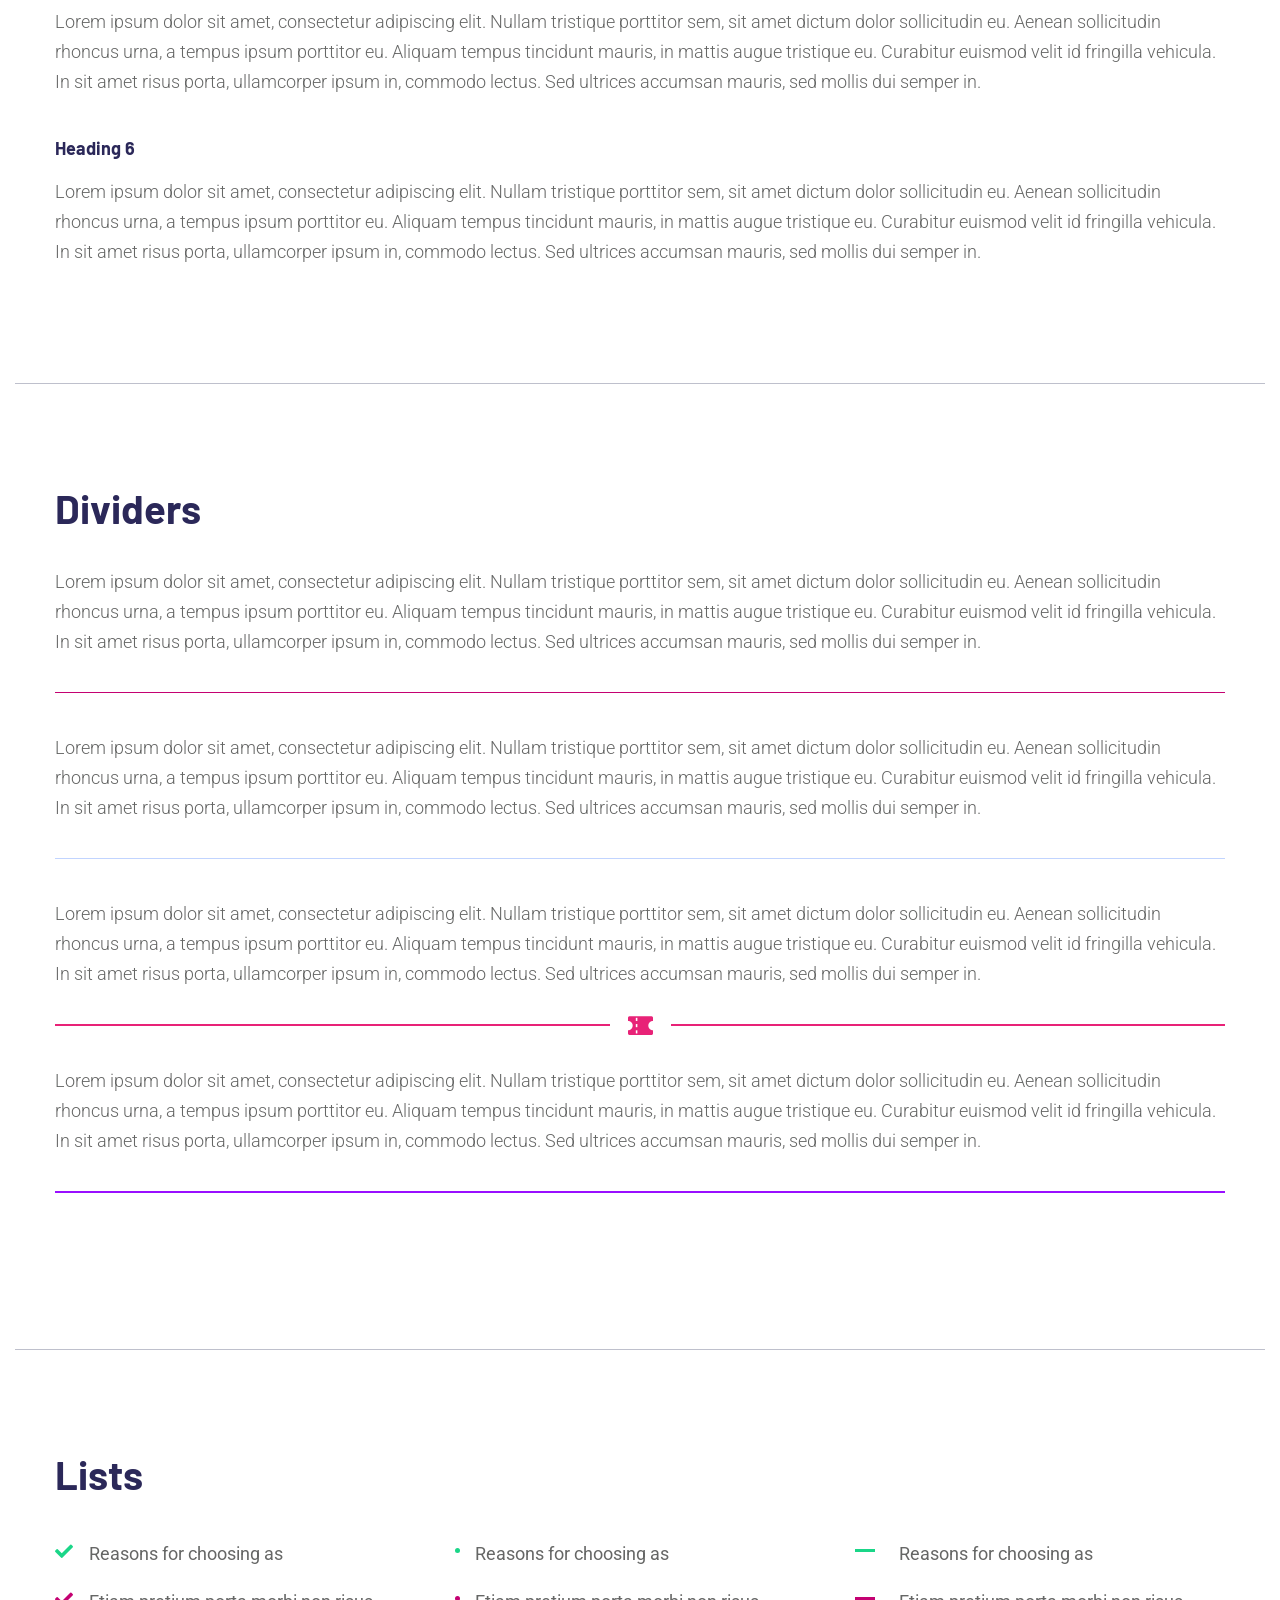
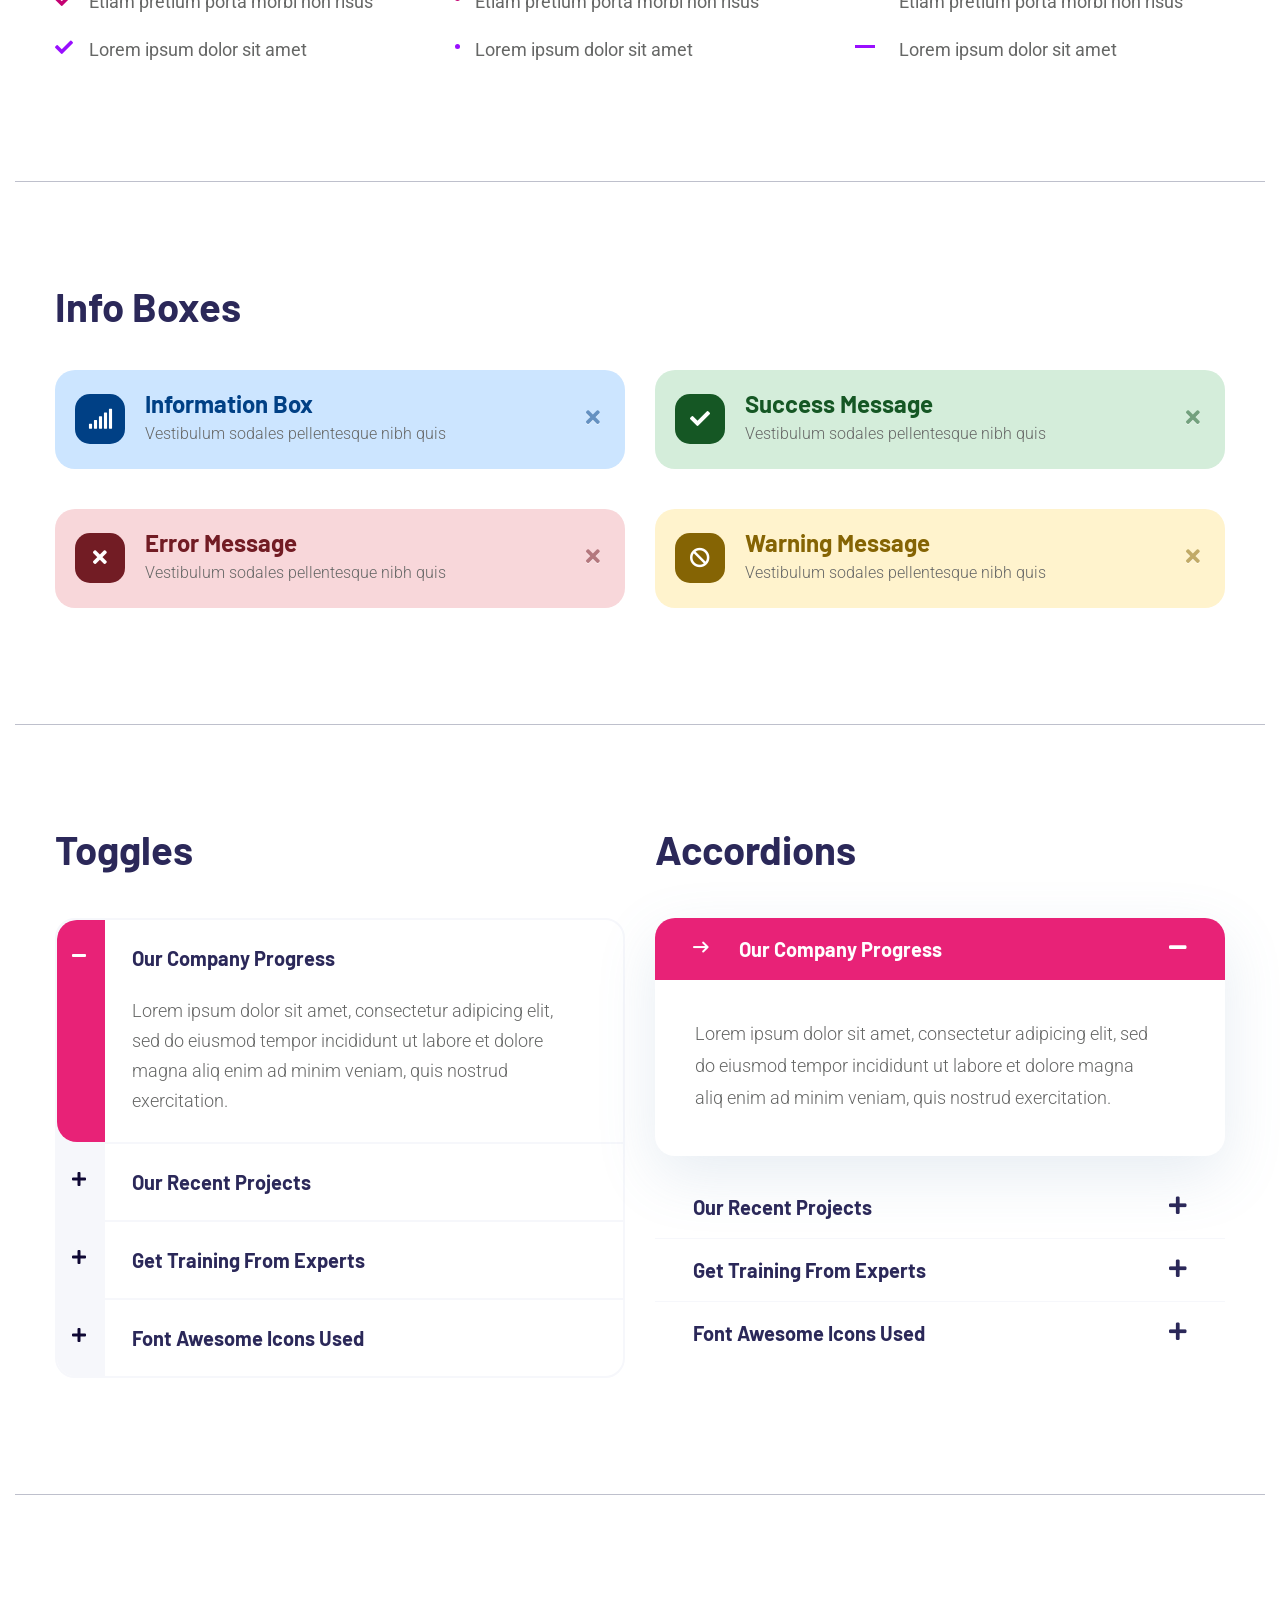
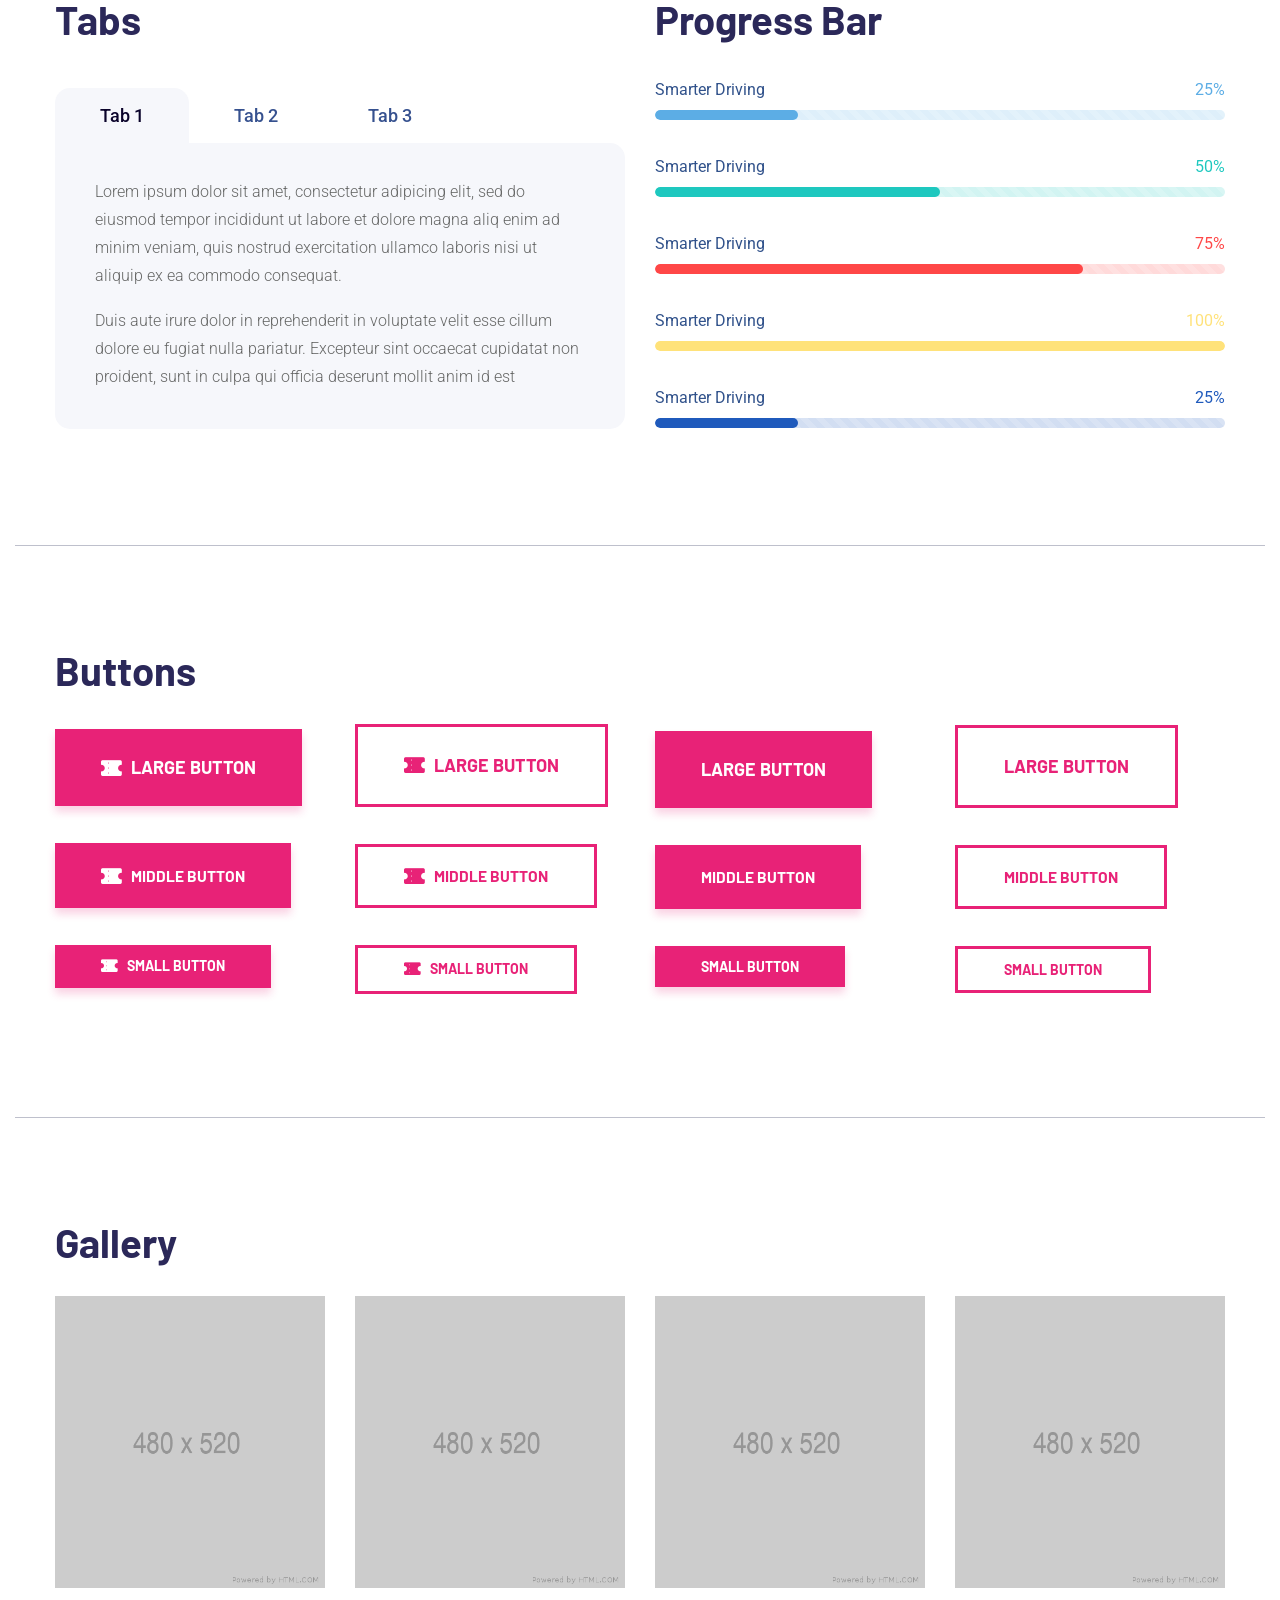
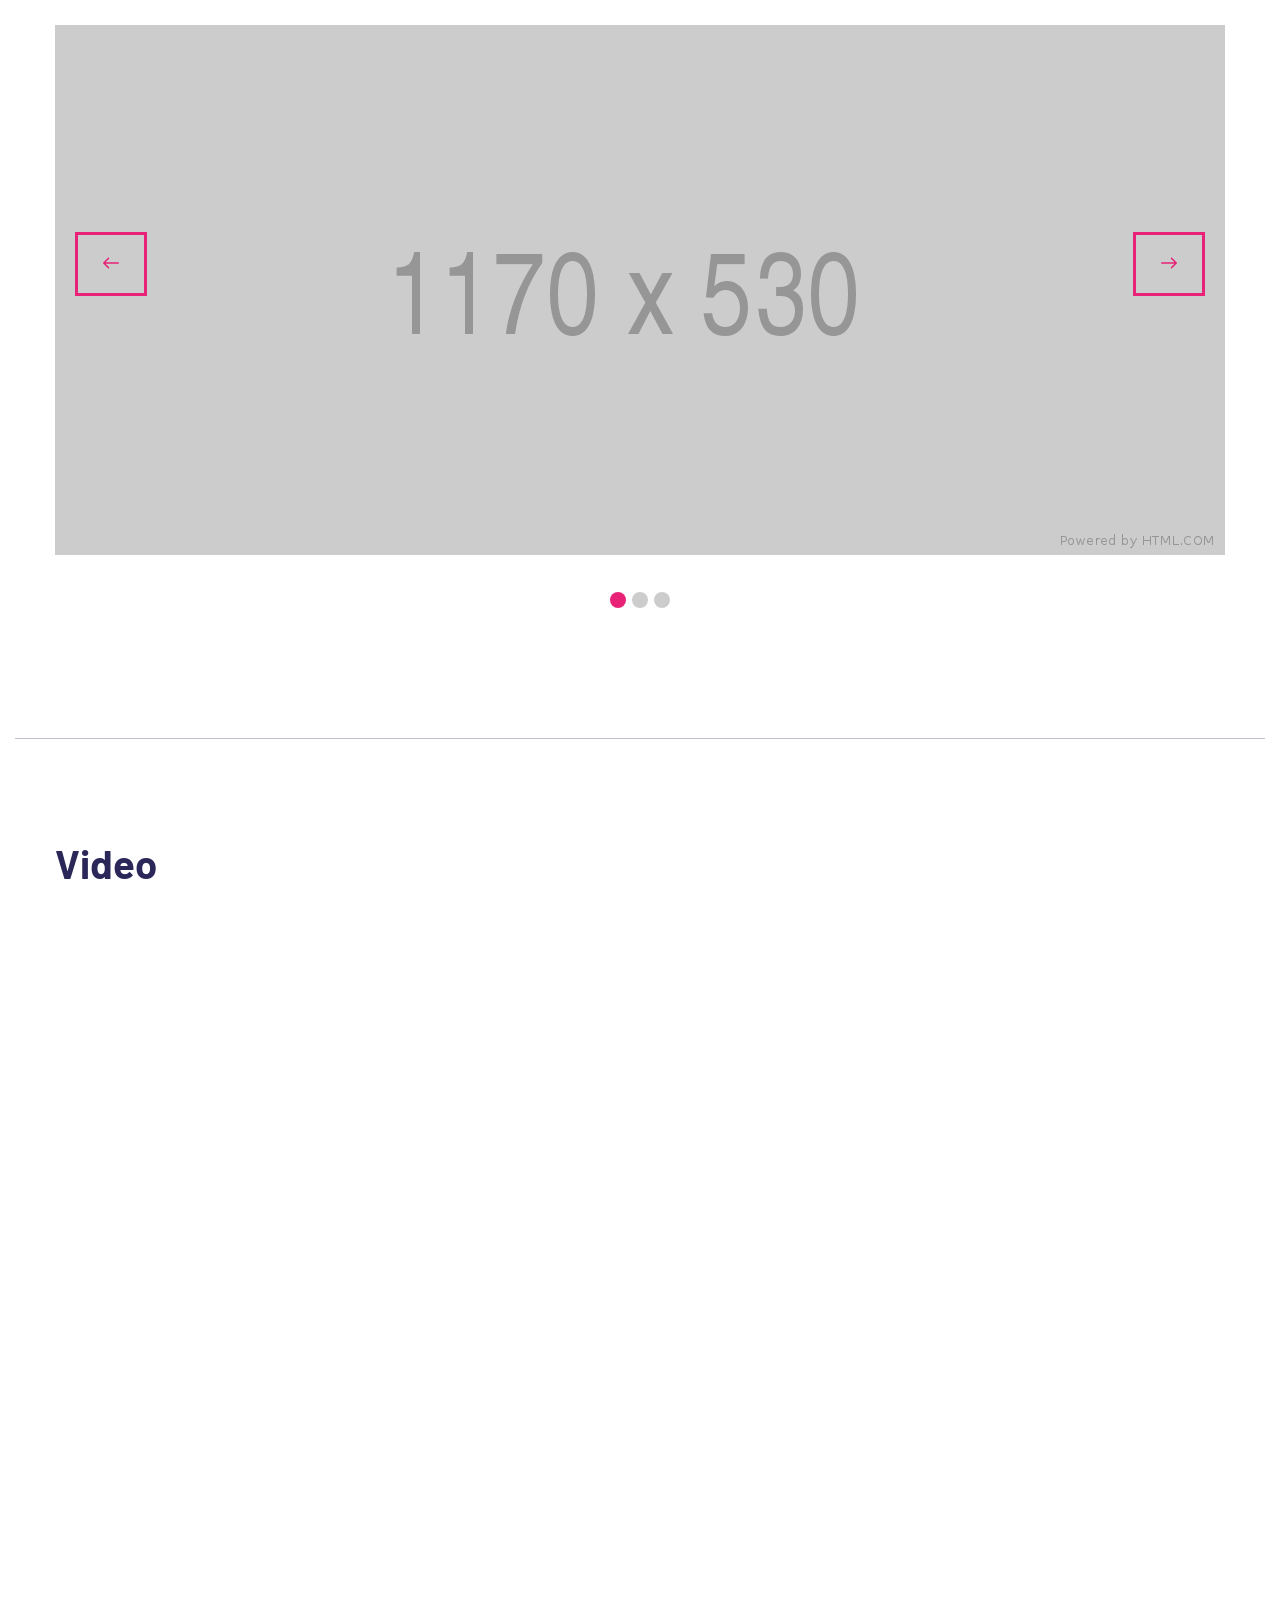
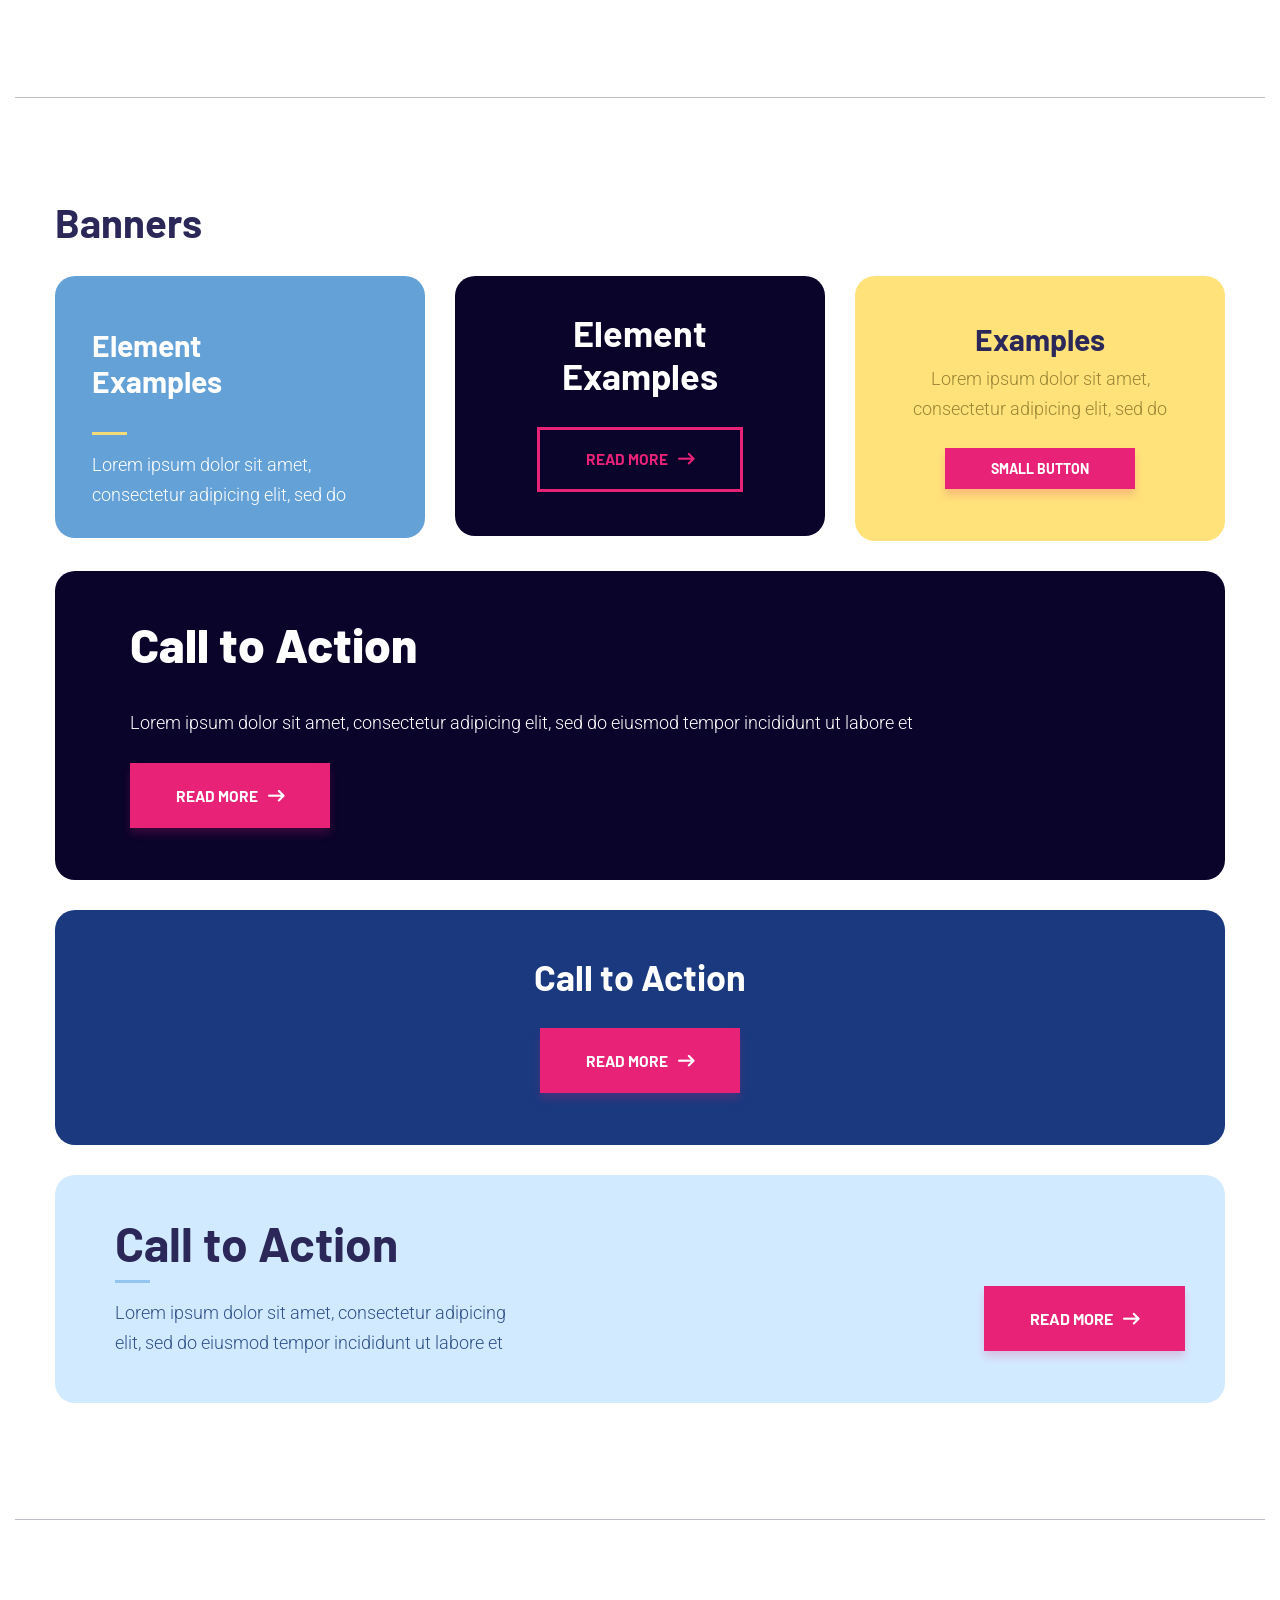
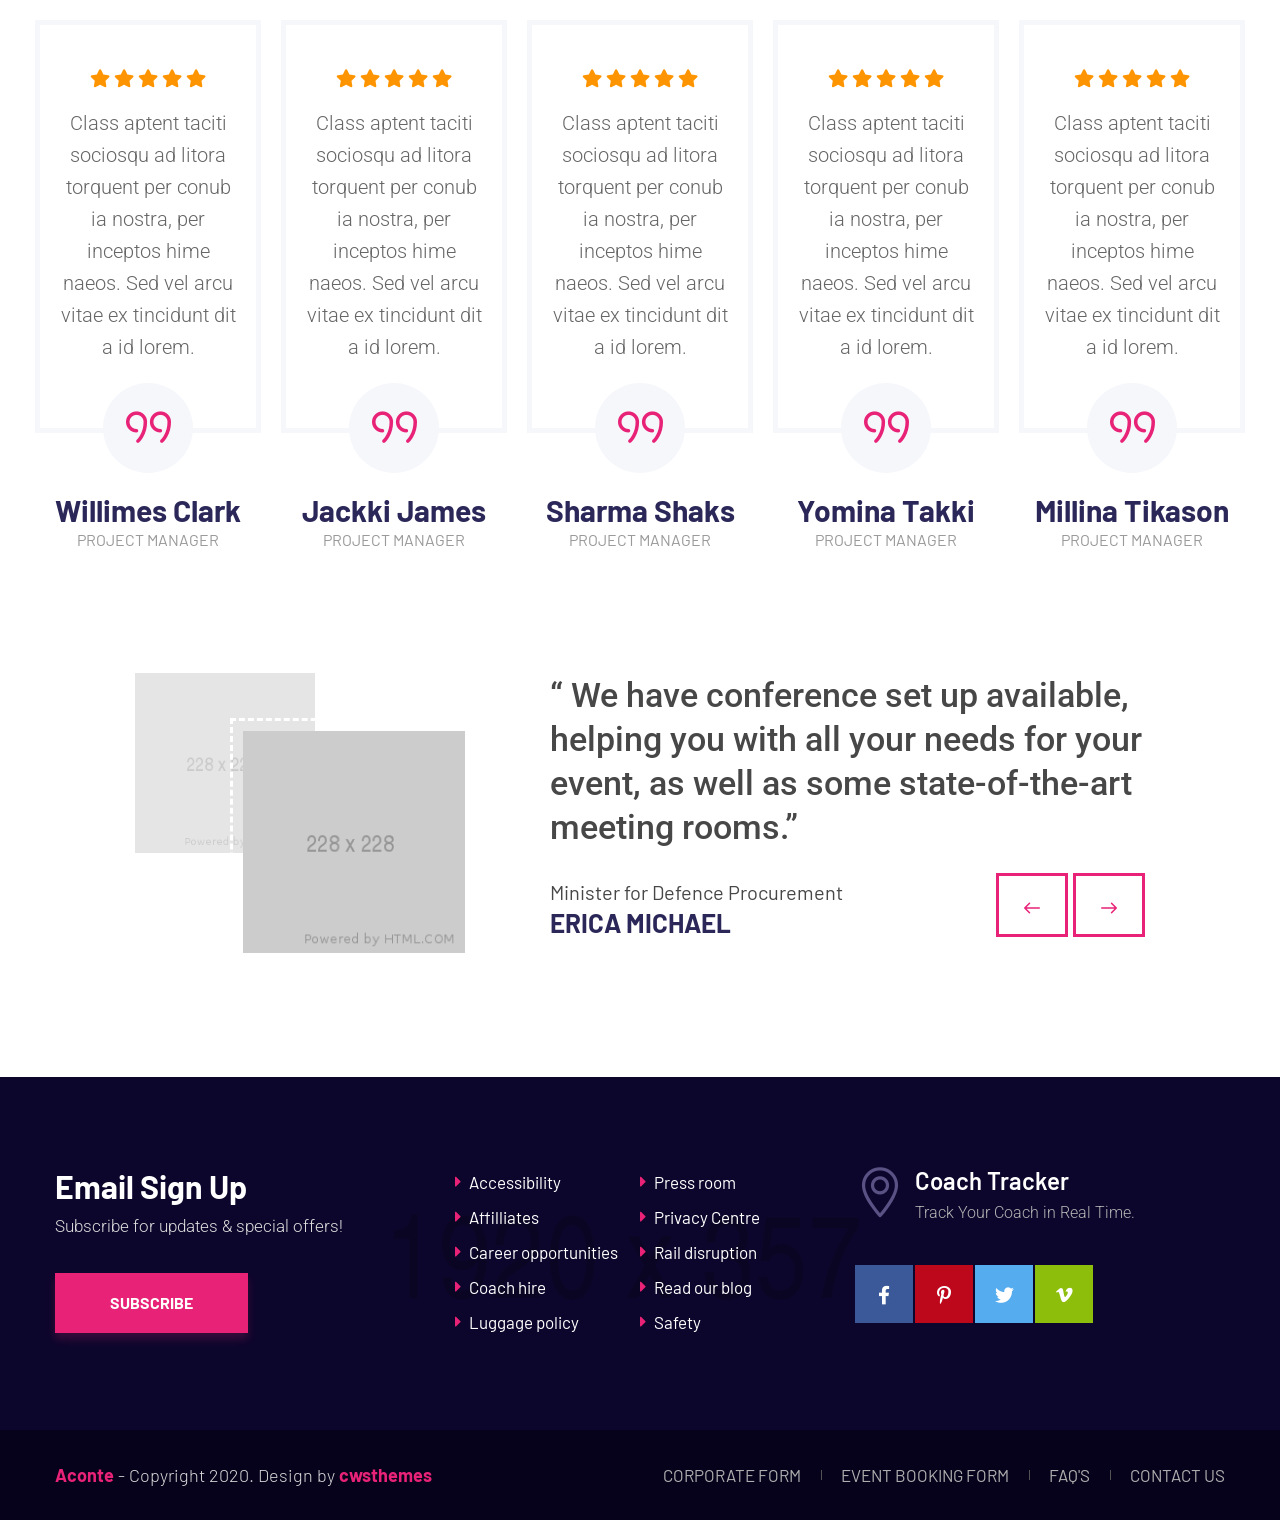
<file: Aconte/content-elements.html>
<!DOCTYPE html>
<html lang="en">
    <head>
        <meta charset="UTF-8">
        <meta name="viewport" content="width=device-width, initial-scale=1, shrink-to-fit=no">
        <meta name="description" content="" />
        <meta name="keywords" content="" />
        <link rel="icon" href="assets/images/favicon.png" sizes="35x35" type="image/png">
        <title>Aconte - Event Management HTML5 Template</title>

        <link rel="stylesheet" href="assets/css/all.min.css">
        <link rel="stylesheet" href="assets/css/flaticon.css">
        <link rel="stylesheet" href="assets/css/animate.min.css">
        <link rel="stylesheet" href="assets/css/bootstrap.min.css">
        <link rel="stylesheet" href="assets/css/jquery.fancybox.min.css">
        <link rel="stylesheet" href="assets/css/perfect-scrollbar.css">
        <link rel="stylesheet" href="assets/css/slick.css">
        <link rel="stylesheet" href="assets/css/style.css">
        <link rel="stylesheet" href="assets/css/responsive.css">
        <link rel="stylesheet" href="assets/css/color.css">
    </head>
    <body>
        <main>
            <header class="stick style1 w-100">
                <div class="container">
                    <div class="logo-menu-wrap w-100 d-flex flex-wrap justify-content-between align-items-start">
                        <div class="logo"><h1 class="mb-0"><a href="index.html" title="Home"><img class="img-fluid" src="assets/images/logo.png" alt="Logo" srcset="assets/images/retina-logo.png"></a></h1></div><!-- Logo -->
                        <nav class="d-inline-flex align-items-center">
                            <div class="header-left">
                                <ul class="mb-0 list-unstyled d-inline-flex">
                                    <li class="menu-item-has-children"><a href="javascript:void(0);" title="">Home</a>
                                        <ul class="children mb-0 list-unstyled">
                                            <li><a href="index.html" title="">Homepage 1</a></li>
                                            <li><a href="index2.html" title="">Homepage 2</a></li>
                                            <li><a href="index3.html" title="">Homepage 3</a></li>
                                        </ul>
                                    </li>
                                    <li class="menu-item-has-children"><a href="javascript:void(0);" title="">Events</a>
                                        <ul class="children mb-0 list-unstyled">
                                            <li><a href="event-schedule.html" title="">Event Schedule 1</a></li>
                                            <li><a href="event-schedule2.html" title="">Event Schedule 2</a></li>
                                            <li><a href="events.html" title="">Events Style 1</a></li>
                                            <li><a href="events2.html" title="">Events Style 2</a></li>
                                            <li><a href="events-list.html" title="">Events List</a></li>
                                            <li><a href="event-detail.html" title="">Event Detail</a></li>
                                        </ul>
                                    </li>
                                    <li class="menu-item-has-children"><a href="javascript:void(0);" title="">Pages</a>
                                        <ul class="children mb-0 list-unstyled">
                                            <li class="menu-item-has-children"><a href="javascript:void(0);" title="">Shop</a>
                                                <ul class="children mb-0 list-unstyled">
                                                    <li><a href="products.html" title="">Products</a></li>
                                                    <li><a href="products-list.html" title="">Products List</a></li>
                                                    <li><a href="product-detail.html" title="">Product Detail</a></li>
                                                    <li><a href="cart.html" title="">Product Cart</a></li>
                                                    <li><a href="checkout.html" title="">Checkout</a></li>
                                                </ul>
                                            </li>
                                            <li class="menu-item-has-children"><a href="javascript:void(0);" title="">Gallery</a>
                                                <ul class="children mb-0 list-unstyled">
                                                    <li><a href="gallery.html" title="">Gallery</a></li>
                                                    <li><a href="portfolio.html" title="">Portfolio Style 1</a></li>
                                                    <li><a href="portfolio2.html" title="">Portfolio Style 2</a></li>
                                                    <li><a href="portfolio3.html" title="">Portfolio Style 3</a></li>
                                                </ul>
                                            </li>
                                            <li class="menu-item-has-children"><a href="javascript:void(0);" title="">Our Speakers</a>
                                                <ul class="children mb-0 list-unstyled">
                                                    <li><a href="our-speakers.html" title="">Our Speakers</a></li>
                                                    <li><a href="speaker-detail.html" title="">Speaker Detail</a></li>
                                                </ul>
                                            </li>
                                            <li><a href="content-elements.html" title="">Content Elements</a></li>
                                            <li><a href="pricing-plans.html" title="">Pricing Plan 1</a></li>
                                            <li><a href="pricing-plans2.html" title="">Pricing Plan 2</a></li>
                                            <li><a href="404.html" title="">404 Error Page</a></li>
                                            <li><a href="faq.html" title="">FAQ'S Page</a></li>
                                        </ul>
                                    </li>
                                    <li class="menu-item-has-children"><a href="javascript:void(0);" title="">Blog</a>
                                        <ul class="children mb-0 list-unstyled">
                                            <li><a href="blog.html" title="">Blog Style 1</a></li>
                                            <li><a href="blog2.html" title="">Blog Style 2</a></li>
                                            <li><a href="blog3.html" title="">Blog Style 3</a></li>
                                            <li><a href="blog-list.html" title="">Blog List</a></li>
                                            <li><a href="blog-detail.html" title="">Blog Detail</a></li>
                                        </ul>
                                    </li>
                                    <li><a href="about.html" title="">About</a></li>
                                    <li><a href="contact.html" title="">Contact</a></li>
                                </ul>
                            </div>
                            <div class="header-right-btns">
                                <a class="search-btn" href="javascript:void(0);" title=""><i class="flaticon-magnifying-glass"></i></a>
                                <a class="user-btn" href="javascript:void(0);" title=""><i class="flaticon-user"></i></a>
                                <a class="menu-btn" href="javascript:void(0);" title=""><i class="flaticon-menu"></i></a>
                            </div>
                        </nav>
                    </div><!-- Logo Menu Wrap -->
                </div>
            </header><!-- Header -->
            <div class="menu-wrap">
                <span class="menu-close"><i class="fas fa-times"></i></span>
                <ul class="mb-0 list-unstyled w-100">
                    <li class="menu-item-has-children"><a href="javascript:void(0);" title="">Home</a>
                        <ul class="children list-unstyled">
                            <li><a href="index.html" title="">Homepage 1</a></li>
                            <li><a href="index2.html" title="">Homepage 2</a></li>
                            <li><a href="index3.html" title="">Homepage 3</a></li>
                        </ul>
                    </li>
                    <li class="menu-item-has-children"><a href="javascript:void(0);" title="">Events</a>
                        <ul class="children list-unstyled">
                            <li><a href="event-schedule.html" title="">Event Schedule 1</a></li>
                            <li><a href="event-schedule2.html" title="">Event Schedule 2</a></li>
                            <li><a href="events.html" title="">Events Style 1</a></li>
                            <li><a href="events2.html" title="">Events Style 2</a></li>
                            <li><a href="events-list.html" title="">Events List</a></li>
                            <li><a href="event-detail.html" title="">Event Detail</a></li>
                        </ul>
                    </li>
                    <li class="menu-item-has-children"><a href="javascript:void(0);" title="">Blog</a>
                        <ul class="children list-unstyled">
                            <li><a href="blog.html" title="">Blog Style 1</a></li>
                            <li><a href="blog2.html" title="">Blog Style 2</a></li>
                            <li><a href="blog3.html" title="">Blog Style 3</a></li>
                            <li><a href="blog-list.html" title="">Blog List</a></li>
                            <li><a href="blog-detail.html" title="">Blog Detail</a></li>
                        </ul>
                    </li>
                    <li class="menu-item-has-children"><a href="javascript:void(0);" title="">Shop</a>
                        <ul class="children list-unstyled">
                            <li><a href="products.html" title="">Products</a></li>
                            <li><a href="products-list.html" title="">Products List</a></li>
                            <li><a href="product-detail.html" title="">Product Detail</a></li>
                            <li><a href="cart.html" title="">Product Cart</a></li>
                            <li><a href="checkout.html" title="">Checkout</a></li>
                        </ul>
                    </li>
                    <li class="menu-item-has-children"><a href="javascript:void(0);" title="">Pages</a>
                        <ul class="children list-unstyled">
                            <li class="menu-item-has-children"><a href="javascript:void(0);" title="">Our Speakers</a>
                                <ul class="children mb-0 list-unstyled">
                                    <li><a href="our-speakers.html" title="">Our Speakers</a></li>
                                    <li><a href="speaker-detail.html" title="">Speaker Detail</a></li>
                                </ul>
                            </li>
                            <li><a href="content-elements.html" title="">Content Elements</a></li>
                            <li><a href="pricing-plans.html" title="">Pricing Plan 1</a></li>
                            <li><a href="pricing-plans2.html" title="">Pricing Plan 2</a></li>
                            <li><a href="404.html" title="">404 Error Page</a></li>
                            <li><a href="faq.html" title="">FAQ'S Page</a></li>
                        </ul>
                    </li>
                    <li class="menu-item-has-children"><a href="javascript:void(0);" title="">Gallery</a>
                        <ul class="children list-unstyled">
                            <li><a href="gallery.html" title="">Gallery</a></li>
                            <li><a href="portfolio.html" title="">Portfolio Style 1</a></li>
                            <li><a href="portfolio2.html" title="">Portfolio Style 2</a></li>
                            <li><a href="portfolio3.html" title="">Portfolio Style 3</a></li>
                        </ul>
                    </li>
                    <li><a href="about.html" title="">About</a></li>
                    <li><a href="contact.html" title="">Contact</a></li>
                </ul>
                <div class="social-links4 d-flex flex-wrap">
                    <a class="facebook" href="javascript:void(0);" title="Facebook" target="_blank"><i class="fab fa-facebook-f"></i></a>
                    <a class="pinterest" href="javascript:void(0);" title="Pinterest" target="_blank"><i class="fab fa-pinterest-p"></i></a>
                    <a class="twitter" href="javascript:void(0);" title="Twitter" target="_blank"><i class="fab fa-twitter"></i></a>
                    <a class="vimeo" href="javascript:void(0);" title="Vimeo" target="_blank"><i class="fab fa-vimeo-v"></i></a>
                </div>
            </div><!-- Menu Wrap -->
            <div class="header-search d-flex flex-wrap justify-content-center align-items-center w-100">
                <span class="search-close-btn"><i class="fas fa-times"></i></span>
                <form>
                    <input type="text" placeholder="Search">
                </form>
            </div><!-- Header Search -->
            <div class="login-popup-wrap position-fixed h-100 text-center d-flex flex-wrap align-items-center justify-content-center w-100">
                <div class="login-popup-inner d-inline-block w-100">
                    <h3 class="mb-0">Sign In</h3>
                    <form>
                        <input class="w-100" type="email" placeholder="Email Address">
                        <input class="w-100" type="password" placeholder="Password">
                        <button class="thm-btn fill-btn" type="submit">Login<span></span></button>
                        <a class="d-inline-block" href="javascript:void(0);" title="">Forget A Password</a>
                    </form>
                </div>
            </div><!-- Login Popup -->
            <section>
                <div class="w-100 pt-180 pb-180 page-title-wrap text-center black-layer opc5 position-relative">
                    <div class="fixed-bg" style="background-image: url(assets/images/parallax8.jpg);"></div>
                    <div class="container">
                        <div class="page-title-inner d-inline-block">
                            <h1 class="mb-0">Content Elements</h1>
                            <ol class="breadcrumb">
                                <li class="breadcrumb-item"><a href="index.html" title="">Home</a></li>
                                <li class="breadcrumb-item active">Content Elements</li>
                            </ol>
                        </div>
                    </div>
                </div><!-- Page Title Wrap -->
            </section>
            <section>
                <div class="w-100 pt-140 pb-100 position-relative">
                    <div class="container">
                        <div class="content-wrap w-100">
                            <h1>Heading 1</h1>
                            <p>Lorem ipsum dolor sit amet, consectetur adipiscing elit. Nullam tristique porttitor sem, sit amet dictum dolor sollicitudin eu. Aenean sollicitudin rhoncus urna, a tempus ipsum porttitor eu. Aliquam tempus tincidunt mauris, in mattis augue tristique eu. Curabitur euismod velit id fringilla vehicula. In sit amet risus porta, ullamcorper ipsum in, commodo lectus. Sed ultrices accumsan mauris, sed mollis dui semper in.</p>
                            <h2>Heading 2</h2>
                            <p>Lorem ipsum dolor sit amet, consectetur adipiscing elit. Nullam tristique porttitor sem, sit amet dictum dolor sollicitudin eu. Aenean sollicitudin rhoncus urna, a tempus ipsum porttitor eu. Aliquam tempus tincidunt mauris, in mattis augue tristique eu. Curabitur euismod velit id fringilla vehicula. In sit amet risus porta, ullamcorper ipsum in, commodo lectus. Sed ultrices accumsan mauris, sed mollis dui semper in.</p>
                            <h3>Heading 3</h3>
                            <p>Lorem ipsum dolor sit amet, consectetur adipiscing elit. Nullam tristique porttitor sem, sit amet dictum dolor sollicitudin eu. Aenean sollicitudin rhoncus urna, a tempus ipsum porttitor eu. Aliquam tempus tincidunt mauris, in mattis augue tristique eu. Curabitur euismod velit id fringilla vehicula. In sit amet risus porta, ullamcorper ipsum in, commodo lectus. Sed ultrices accumsan mauris, sed mollis dui semper in.</p>
                            <h4>Heading 4</h4>
                            <p>Lorem ipsum dolor sit amet, consectetur adipiscing elit. Nullam tristique porttitor sem, sit amet dictum dolor sollicitudin eu. Aenean sollicitudin rhoncus urna, a tempus ipsum porttitor eu. Aliquam tempus tincidunt mauris, in mattis augue tristique eu. Curabitur euismod velit id fringilla vehicula. In sit amet risus porta, ullamcorper ipsum in, commodo lectus. Sed ultrices accumsan mauris, sed mollis dui semper in.</p>
                            <h5>Heading 5</h5>
                            <p>Lorem ipsum dolor sit amet, consectetur adipiscing elit. Nullam tristique porttitor sem, sit amet dictum dolor sollicitudin eu. Aenean sollicitudin rhoncus urna, a tempus ipsum porttitor eu. Aliquam tempus tincidunt mauris, in mattis augue tristique eu. Curabitur euismod velit id fringilla vehicula. In sit amet risus porta, ullamcorper ipsum in, commodo lectus. Sed ultrices accumsan mauris, sed mollis dui semper in.</p>
                            <h6>Heading 6</h6>
                            <p>Lorem ipsum dolor sit amet, consectetur adipiscing elit. Nullam tristique porttitor sem, sit amet dictum dolor sollicitudin eu. Aenean sollicitudin rhoncus urna, a tempus ipsum porttitor eu. Aliquam tempus tincidunt mauris, in mattis augue tristique eu. Curabitur euismod velit id fringilla vehicula. In sit amet risus porta, ullamcorper ipsum in, commodo lectus. Sed ultrices accumsan mauris, sed mollis dui semper in.</p>
                        </div>
                    </div>
                </div>
            </section>
            <section>
                <div class="w-100 pb-100 position-relative">
                    <div class="container-fluid">
                        <hr class="devider mb-100 w-100">
                        <div class="container">
                            <div class="content-wrap w-100">
                                <h2>Dividers</h2>
                                <p class="mb-0 mt-35">Lorem ipsum dolor sit amet, consectetur adipiscing elit. Nullam tristique porttitor sem, sit amet dictum dolor sollicitudin eu. Aenean sollicitudin rhoncus urna, a tempus ipsum porttitor eu. Aliquam tempus tincidunt mauris, in mattis augue tristique eu. Curabitur euismod velit id fringilla vehicula. In sit amet risus porta, ullamcorper ipsum in, commodo lectus. Sed ultrices accumsan mauris, sed mollis dui semper in.</p>
                                <div class="divider1 w-100"></div>
                                <p>Lorem ipsum dolor sit amet, consectetur adipiscing elit. Nullam tristique porttitor sem, sit amet dictum dolor sollicitudin eu. Aenean sollicitudin rhoncus urna, a tempus ipsum porttitor eu. Aliquam tempus tincidunt mauris, in mattis augue tristique eu. Curabitur euismod velit id fringilla vehicula. In sit amet risus porta, ullamcorper ipsum in, commodo lectus. Sed ultrices accumsan mauris, sed mollis dui semper in.</p>
                                <div class="divider2 w-100"></div>
                                <p>Lorem ipsum dolor sit amet, consectetur adipiscing elit. Nullam tristique porttitor sem, sit amet dictum dolor sollicitudin eu. Aenean sollicitudin rhoncus urna, a tempus ipsum porttitor eu. Aliquam tempus tincidunt mauris, in mattis augue tristique eu. Curabitur euismod velit id fringilla vehicula. In sit amet risus porta, ullamcorper ipsum in, commodo lectus. Sed ultrices accumsan mauris, sed mollis dui semper in.</p>
                                <div class="divider3 w-100"></div>
                                <p>Lorem ipsum dolor sit amet, consectetur adipiscing elit. Nullam tristique porttitor sem, sit amet dictum dolor sollicitudin eu. Aenean sollicitudin rhoncus urna, a tempus ipsum porttitor eu. Aliquam tempus tincidunt mauris, in mattis augue tristique eu. Curabitur euismod velit id fringilla vehicula. In sit amet risus porta, ullamcorper ipsum in, commodo lectus. Sed ultrices accumsan mauris, sed mollis dui semper in.</p>
                                <div class="divider4 w-100"></div>
                            </div>
                        </div>
                    </div>
                </div>
            </section>
            <section>
                <div class="w-100 pb-100 position-relative">
                    <div class="container-fluid">
                        <hr class="devider mb-100 w-100">
                        <div class="container">
                            <div class="content-wrap w-100">
                                <h2>Lists</h2>
                                <div class="list-wrap w-100">
                                    <div class="row">
                                        <div class="col-md-4 col-sm-6 col-lg-4">
                                            <ul class="mb-0 mt-25 w-100 list-unstyled checkmarks-style">
                                                <li>Reasons for choosing as</li>
                                                <li>Etiam pretium porta morbi non risus</li>
                                                <li>Lorem ipsum dolor sit amet</li>
                                            </ul>
                                        </div>
                                        <div class="col-md-4 col-sm-6 col-lg-4">
                                            <ul class="mb-0 mt-25 w-100 list-unstyled default-style">
                                                <li>Reasons for choosing as</li>
                                                <li>Etiam pretium porta morbi non risus</li>
                                                <li>Lorem ipsum dolor sit amet</li>
                                            </ul>
                                        </div>
                                        <div class="col-md-4 col-sm-6 col-lg-4">
                                            <ul class="mb-0 mt-25 w-100 list-unstyled dash-style">
                                                <li>Reasons for choosing as</li>
                                                <li>Etiam pretium porta morbi non risus</li>
                                                <li>Lorem ipsum dolor sit amet</li>
                                            </ul>
                                        </div>
                                    </div>
                                </div>
                            </div>
                        </div>
                    </div>
                </div>
            </section>
            <section>
                <div class="w-100 pb-100 position-relative">
                    <div class="container-fluid">
                        <hr class="devider mb-100 w-100">
                        <div class="container">
                            <div class="content-wrap w-100">
                                <h2 class="mb-0">Info Boxes</h2>
                                <div class="alert-wrap w-100">
                                    <div class="row">
                                        <div class="col-md-12 col-sm-12 col-lg-6">
                                            <div class="alert alert-primary mb-0 mt-40 alert-dismissible d-flex flex-wrap align-items-center fade show brd-rd20">
                                                <i class="fas fa-signal"></i>
                                                <div class="alert-inner-info">
                                                    <h4 class="alert-heading mb-0">Information Box</h4>
                                                    <p class="mb-0">Vestibulum sodales pellentesque nibh quis</p>
                                                </div>
                                                <button type="button" class="close" data-dismiss="alert" aria-label="Close"><i class="fas fa-times"></i></button>
                                            </div>
                                        </div>
                                        <div class="col-md-12 col-sm-12 col-lg-6">
                                            <div class="alert alert-success mb-0 mt-40 alert-dismissible d-flex flex-wrap align-items-center fade show brd-rd20">
                                                <i class="fas fa-check"></i>
                                                <div class="alert-inner-info">
                                                    <h4 class="alert-heading mb-0">Success Message</h4>
                                                    <p class="mb-0">Vestibulum sodales pellentesque nibh quis</p>
                                                </div>
                                                <button type="button" class="close" data-dismiss="alert" aria-label="Close"><i class="fas fa-times"></i></button>
                                            </div>
                                        </div>
                                        <div class="col-md-12 col-sm-12 col-lg-6">
                                            <div class="alert alert-danger mb-0 mt-40 alert-dismissible d-flex flex-wrap align-items-center fade show brd-rd20">
                                                <i class="fas fa-times"></i>
                                                <div class="alert-inner-info">
                                                    <h4 class="alert-heading mb-0">Error Message</h4>
                                                    <p class="mb-0">Vestibulum sodales pellentesque nibh quis</p>
                                                </div>
                                                <button type="button" class="close" data-dismiss="alert" aria-label="Close"><i class="fas fa-times"></i></button>
                                            </div>
                                        </div>
                                        <div class="col-md-12 col-sm-12 col-lg-6">
                                            <div class="alert alert-warning mb-0 mt-40 alert-dismissible d-flex flex-wrap align-items-center fade show brd-rd20">
                                                <i class="fas fa-ban"></i>
                                                <div class="alert-inner-info">
                                                    <h4 class="alert-heading mb-0">Warning Message</h4>
                                                    <p class="mb-0">Vestibulum sodales pellentesque nibh quis</p>
                                                </div>
                                                <button type="button" class="close" data-dismiss="alert" aria-label="Close"><i class="fas fa-times"></i></button>
                                            </div>
                                        </div>
                                    </div>
                                </div>
                            </div>
                        </div>
                    </div>
                </div>
            </section>
            <section>
                <div class="w-100 pb-60 position-relative">
                    <div class="container-fluid">
                        <hr class="devider mb-100 w-100">
                        <div class="container">
                            <div class="row">
                                <div class="col-md-12 col-sm-12 col-lg-6">
                                    <div class="content-wrap mb-40 w-100">
                                        <h2 class="mb-0">Toggles</h2>
                                        <div class="toggle2 w-100 mt-45" id="toggle2">
                                            <div class="toggle-item2 w-100">
                                                <h4 class="mb-0"><i class="fas fa-plus"></i> Our Company Progress</h4>
                                                <div class="toggle-content2 w-100">
                                                    <p class="mb-0">Lorem ipsum dolor sit amet, consectetur adipicing elit, sed do eiusmod tempor incididunt ut labore et dolore magna aliq enim ad minim veniam, quis nostrud exercitation.</p>
                                                </div>
                                            </div>
                                            <div class="toggle-item2 w-100">
                                                <h4 class="mb-0"><i class="fas fa-plus"></i> Our Recent Projects</h4>
                                                <div class="toggle-content2 w-100">
                                                    <p class="mb-0">Lorem ipsum dolor sit amet, consectetur adipicing elit, sed do eiusmod tempor incididunt ut labore et dolore magna aliq enim ad minim veniam, quis nostrud exercitation.</p>
                                                </div>
                                            </div>
                                            <div class="toggle-item2 w-100">
                                                <h4 class="mb-0"><i class="fas fa-plus"></i> Get Training From Experts</h4>
                                                <div class="toggle-content2 w-100" id="toggle-item3">
                                                    <p class="mb-0">Lorem ipsum dolor sit amet, consectetur adipicing elit, sed do eiusmod tempor incididunt ut labore et dolore magna aliq enim ad minim veniam, quis nostrud exercitation.</p>
                                                </div>
                                            </div>
                                            <div class="toggle-item2 w-100">
                                                <h4 class="mb-0"><i class="fas fa-plus"></i> Font Awesome Icons Used</h4>
                                                <div class="toggle-content2 w-100">
                                                    <p class="mb-0">Lorem ipsum dolor sit amet, consectetur adipicing elit, sed do eiusmod tempor incididunt ut labore et dolore magna aliq enim ad minim veniam, quis nostrud exercitation.</p>
                                                </div>
                                            </div>
                                        </div>
                                    </div>
                                </div>
                                <div class="col-md-12 col-sm-12 col-lg-6">
                                    <div class="content-wrap mb-40 w-100">
                                        <h2 class="mb-0">Accordions</h2>
                                        <div class="toggle mt-45 w-100" id="toggle">
                                            <div class="toggle-item3 w-100">
                                                <h4 class="mb-0">Our Company Progress <i class="fas fa-plus"></i></h4>
                                                <div class="toggle-content w-100"><p class="mb-0">Lorem ipsum dolor sit amet, consectetur adipicing elit, sed do eiusmod tempor incididunt ut labore et dolore magna aliq enim ad minim veniam, quis nostrud exercitation.</p></div>
                                            </div>
                                            <div class="toggle-item3 w-100">
                                                <h4 class="mb-0">Our Recent Projects <i class="fas fa-plus"></i></h4>
                                                <div class="toggle-content w-100"><p class="mb-0">Lorem ipsum dolor sit amet, consectetur adipicing elit, sed do eiusmod tempor incididunt ut labore et dolore magna aliq enim ad minim veniam, quis nostrud exercitation.</p></div>
                                            </div>
                                            <div class="toggle-item3 w-100">
                                                <h4 class="mb-0">Get Training From Experts <i class="fas fa-plus"></i></h4>
                                                <div class="toggle-content w-100"><p class="mb-0">Lorem ipsum dolor sit amet, consectetur adipicing elit, sed do eiusmod tempor incididunt ut labore et dolore magna aliq enim ad minim veniam, quis nostrud exercitation.</p></div>
                                            </div>
                                            <div class="toggle-item3 w-100">
                                                <h4 class="mb-0">Font Awesome Icons Used <i class="fas fa-plus"></i></h4>
                                                <div class="toggle-content w-100"><p class="mb-0">Lorem ipsum dolor sit amet, consectetur adipicing elit, sed do eiusmod tempor incididunt ut labore et dolore magna aliq enim ad minim veniam, quis nostrud exercitation.</p></div>
                                            </div>
                                        </div>
                                    </div>
                                </div>
                            </div>
                        </div>
                    </div>
                </div>
            </section>
            <section>
                <div class="w-100 pb-60 position-relative">
                    <div class="container-fluid">
                        <hr class="devider mb-100 w-100">
                        <div class="container">
                            <div class="row">
                                <div class="col-md-12 col-sm-12 col-lg-6">
                                    <div class="content-wrap mb-40 w-100">
                                        <h2 class="mb-0">Tabs</h2>
                                        <div class="tabs-wrap w-100 mt-45">
                                            <ul class="nav nav-tabs">
                                                <li class="nav-item"><a class="nav-link active" data-toggle="tab" href="#tab1">Tab 1</a></li>
                                                <li class="nav-item"><a class="nav-link" data-toggle="tab" href="#tab2">Tab 2</a></li>
                                                <li class="nav-item"><a class="nav-link" data-toggle="tab" href="#tab3">Tab 3</a></li>
                                            </ul>
                                            <div class="tab-content">
                                                <div class="tab-pane fade show active" id="tab1">
                                                    <p class="mb-0">Lorem ipsum dolor sit amet, consectetur adipicing elit, sed do eiusmod tempor incididunt ut labore et dolore magna aliq enim ad minim veniam, quis nostrud exercitation ullamco laboris nisi ut aliquip ex ea commodo consequat.</p>
                                                    <p class="mb-0">Duis aute irure dolor in reprehenderit in voluptate velit esse cillum dolore eu fugiat nulla pariatur. Excepteur sint occaecat cupidatat non proident, sunt in culpa qui officia deserunt mollit anim id est</p>
                                                </div>
                                                <div class="tab-pane fade" id="tab2">
                                                    <p class="mb-0">Lorem ipsum dolor sit amet, consectetur adipicing elit, sed do eiusmod tempor incididunt ut labore et dolore magna aliq enim ad minim veniam, quis nostrud exercitation ullamco laboris nisi ut aliquip ex ea commodo consequat.</p>
                                                    <p class="mb-0">Duis aute irure dolor in reprehenderit in voluptate velit esse cillum dolore eu fugiat nulla pariatur. Excepteur sint occaecat cupidatat non proident, sunt in culpa qui officia deserunt mollit anim id est</p>
                                                </div>
                                                <div class="tab-pane fade" id="tab3">
                                                    <p class="mb-0">Lorem ipsum dolor sit amet, consectetur adipicing elit, sed do eiusmod tempor incididunt ut labore et dolore magna aliq enim ad minim veniam, quis nostrud exercitation ullamco laboris nisi ut aliquip ex ea commodo consequat.</p>
                                                    <p class="mb-0">Duis aute irure dolor in reprehenderit in voluptate velit esse cillum dolore eu fugiat nulla pariatur. Excepteur sint occaecat cupidatat non proident, sunt in culpa qui officia deserunt mollit anim id est</p>
                                                </div>
                                            </div>
                                        </div>
                                    </div>
                                </div>
                                <div class="col-md-12 col-sm-12 col-lg-6">
                                    <div class="content-wrap mb-40 w-100">
                                        <h2 class="mb-0">Progress Bar</h2>
                                        <div class="bars-wrap mt-10 w-100">
                                            <div class="bar-box bar1 d-flex flex-wrap justify-content-between w-100 mt-35">
                                                <span>Smarter Driving</span>
                                                <i>25%</i>
                                                <div class="progress progress-bar-striped progress-bar-animated">
                                                    <div class="progress-bar w-25 slideInLeft wow" data-wow-duration=".2s" data-wow-delay=".1s"></div>
                                                </div>
                                            </div>
                                            <div class="bar-box bar2 d-flex flex-wrap justify-content-between w-100 mt-35">
                                                <span>Smarter Driving</span>
                                                <i class="text-color16">50%</i>
                                                <div class="progress progress-bar-striped progress-bar-animated">
                                                    <div class="progress-bar bg-color16 w-50 slideInLeft wow" data-wow-duration=".2s" data-wow-delay=".2s"></div>
                                                </div>
                                            </div>
                                            <div class="bar-box bar3 d-flex flex-wrap justify-content-between w-100 mt-35">
                                                <span>Smarter Driving</span>
                                                <i class="text-color17">75%</i>
                                                <div class="progress progress-bar-striped progress-bar-animated">
                                                    <div class="progress-bar bg-color17 w-75 slideInLeft wow" data-wow-duration=".2s" data-wow-delay=".3s"></div>
                                                </div>
                                            </div>
                                            <div class="bar-box bar4 d-flex flex-wrap justify-content-between w-100 mt-35">
                                                <span>Smarter Driving</span>
                                                <i class="text-color18">100%</i>
                                                <div class="progress progress-bar-striped progress-bar-animated">
                                                    <div class="progress-bar bg-color18 w-100 slideInLeft wow" data-wow-duration=".2s" data-wow-delay=".4s"></div>
                                                </div>
                                            </div>
                                            <div class="bar-box bar5 d-flex flex-wrap justify-content-between w-100 mt-35">
                                                <span>Smarter Driving</span>
                                                <i class="text-color19">25%</i>
                                                <div class="progress progress-bar-striped progress-bar-animated">
                                                    <div class="progress-bar bg-color19 w-25 slideInLeft wow" data-wow-duration=".2s" data-wow-delay=".5s"></div>
                                                </div>
                                            </div>
                                        </div>
                                    </div>
                                </div>
                            </div>
                        </div>
                    </div>
                </div>
            </section>
            <section>
                <div class="w-100 pb-100 position-relative">
                    <div class="container-fluid">
                        <hr class="devider mb-100 w-100">
                        <div class="container">
                            <div class="content-wrap w-100">
                                <h2 class="mb-0">Buttons</h2>
                                <div class="btns-wrap w-100">
                                    <div class="row align-items-center">
                                        <div class="col-md-6 col-sm-6 col-lg-3">
                                            <a class="thm-btn mt-30 lrg-btn lft-icon fill-btn" href="javascript:void(0);" title=""><i class="flaticon-coupon"></i>Large Button<span></span></a>
                                            <a class="thm-btn mt-30 md-btn lft-icon fill-btn" href="javascript:void(0);" title=""><i class="flaticon-coupon"></i>Middle Button<span></span></a>
                                            <a class="thm-btn mt-30 sml-btn lft-icon fill-btn" href="javascript:void(0);" title=""><i class="flaticon-coupon"></i>Small Button<span></span></a>
                                        </div>
                                        <div class="col-md-6 col-sm-6 col-lg-3">
                                            <a class="thm-btn mt-30 lrg-btn lft-icon brd-btn" href="javascript:void(0);" title=""><i class="flaticon-coupon"></i>Large Button<span></span></a>
                                            <a class="thm-btn mt-30 md-btn lft-icon brd-btn" href="javascript:void(0);" title=""><i class="flaticon-coupon"></i>Middle Button<span></span></a>
                                            <a class="thm-btn mt-30 sml-btn lft-icon brd-btn" href="javascript:void(0);" title=""><i class="flaticon-coupon"></i>Small Button<span></span></a>
                                        </div>
                                        <div class="col-md-6 col-sm-6 col-lg-3">
                                            <a class="thm-btn mt-30 lrg-btn fill-btn" href="javascript:void(0);" title="">Large Button<span></span></a>
                                            <a class="thm-btn mt-30 md-btn fill-btn" href="javascript:void(0);" title="">Middle Button<span></span></a>
                                            <a class="thm-btn mt-30 sml-btn fill-btn" href="javascript:void(0);" title="">Small Button<span></span></a>
                                        </div>
                                        <div class="col-md-6 col-sm-6 col-lg-3">
                                            <a class="thm-btn mt-30 lrg-btn brd-btn" href="javascript:void(0);" title="">Large Button<span></span></a>
                                            <a class="thm-btn mt-30 md-btn brd-btn" href="javascript:void(0);" title="">Middle Button<span></span></a>
                                            <a class="thm-btn mt-30 sml-btn brd-btn" href="javascript:void(0);" title="">Small Button<span></span></a>
                                        </div>
                                    </div>
                                </div>
                            </div>
                        </div>
                    </div>
                </div>
            </section>
            <section>
                <div class="w-100 pb-100 position-relative">
                    <div class="container-fluid">
                        <hr class="devider mb-100 w-100">
                        <div class="container">
                            <div class="content-wrap w-100">
                                <h2 class="mb-0">Gallery</h2>
                                <ul class="mb-0 gallery-caro gallery-list mt-10 list-unstyled">
                                    <li>
                                        <div class="gallery-item mt-30 position-relative w-100">
                                            <img class="img-fluid w-100" src="assets/images/resources/gallery-img1-1.jpg" alt="Gallery Image 1">
                                            <a href="assets/images/resources/gallery-img1-1.jpg" data-fancybox="gallery" title=""><i class="flaticon-loupe"></i></a>
                                        </div>
                                    </li>
                                    <li>
                                        <div class="gallery-item mt-30 position-relative w-100">
                                            <img class="img-fluid w-100" src="assets/images/resources/gallery-img1-2.jpg" alt="Gallery Image 2">
                                            <a href="assets/images/resources/gallery-img1-2.jpg" data-fancybox="gallery" title=""><i class="flaticon-loupe"></i></a>
                                        </div>
                                    </li>
                                    <li>
                                        <div class="gallery-item mt-30 position-relative w-100">
                                            <img class="img-fluid w-100" src="assets/images/resources/gallery-img1-4.jpg" alt="Gallery Image 4">
                                            <a href="assets/images/resources/gallery-img1-4.jpg" data-fancybox="gallery" title=""><i class="flaticon-loupe"></i></a>
                                        </div>
                                    </li>
                                    <li>
                                        <div class="gallery-item mt-30 position-relative w-100">
                                            <img class="img-fluid w-100" src="assets/images/resources/gallery-img1-5.jpg" alt="Gallery Image 5">
                                            <a href="assets/images/resources/gallery-img1-5.jpg" data-fancybox="gallery" title=""><i class="flaticon-loupe"></i></a>
                                        </div>
                                    </li>
                                    <li>
                                        <div class="gallery-item mt-30 position-relative w-100">
                                            <img class="img-fluid w-100" src="assets/images/resources/gallery-img1-6.jpg" alt="Gallery Image 6">
                                            <a href="assets/images/resources/gallery-img1-6.jpg" data-fancybox="gallery" title=""><i class="flaticon-loupe"></i></a>
                                        </div>
                                    </li>
                                    <li>
                                        <div class="gallery-item mt-30 position-relative w-100">
                                            <img class="img-fluid w-100" src="assets/images/resources/gallery-img1-7.jpg" alt="Gallery Image 7">
                                            <a href="assets/images/resources/gallery-img1-7.jpg" data-fancybox="gallery" title=""><i class="flaticon-loupe"></i></a>
                                        </div>
                                    </li>
                                </ul><!-- Gallery List -->
                                <div class="gallery-caro2 mt-30 text-center">
                                    <div><img class="img-fluid w-100" src="assets/images/resources/portfolio-img1-4.jpg" alt="Portfolio Image 4"></div>
                                    <div><img class="img-fluid w-100" src="assets/images/resources/portfolio-img1-2.jpg" alt="Portfolio Image 2"></div>
                                    <div><img class="img-fluid w-100" src="assets/images/resources/portfolio-img1-3.jpg" alt="Portfolio Image 3"></div>
                                </div>
                            </div>
                        </div>
                    </div>
                </div>
            </section>
            <section>
                <div class="w-100 pb-100 position-relative">
                    <div class="container-fluid">
                        <hr class="devider mb-100 w-100">
                        <div class="container">
                            <div class="content-wrap w-100">
                                <h2 class="mb-0">Video</h2>
                                <iframe class="w-100 mt-40 d-block border-0" src="https://player.vimeo.com/video/104264374"></iframe>
                            </div>
                        </div>
                    </div>
                </div>
            </section>
            <section>
                <div class="w-100 pb-100 position-relative">
                    <div class="container-fluid">
                        <hr class="devider mb-100 w-100">
                        <div class="container">
                            <div class="content-wrap w-100">
                                <h2 class="mb-0">Banners</h2>
                                <div class="banner-wrap text-center w-100">
                                    <div class="row">
                                        <div class="col-md-4 col-sm-6 col-lg-4">
                                            <div class="banner-box style1 text-left brd-rd20 w-100 mt-30">
                                                <h3 class="mb-0">Element <br> Examples</h3>
                                                <p class="mb-0">Lorem ipsum dolor sit amet, <br> consectetur adipicing elit, sed do</p>
                                            </div>
                                        </div>
                                        <div class="col-md-4 col-sm-6 col-lg-4">
                                            <div class="banner-box style2 bg-color2 text-center brd-rd20 w-100 mt-30">
                                                <h3 class="mb-0">Element <br> Examples</h3>
                                                <a class="md-btn mt-30 thm-btn brd-btn" href="javascript:void(0);" title="">Read More<i class="flaticon-trajectory"></i><span></span></a>
                                            </div>
                                        </div>
                                        <div class="col-md-4 col-sm-6 col-lg-4">
                                            <div class="banner-box style3 bg-color18 text-center brd-rd20 w-100 mt-30">
                                                <h3 class="mb-0">Examples</h3>
                                                <p class="mb-0">Lorem ipsum dolor sit amet, <br> consectetur adipicing elit, sed do</p>
                                                <a class="sml-btn fill-btn thm-btn" href="javascript:void(0);" title="">Small Button<span></span></a>
                                            </div>
                                        </div>
                                        <div class="col-md-12 col-sm-12 col-lg-12">
                                            <div class="banner-box style4 bg-color2 text-left brd-rd20 w-100 mt-30">
                                                <h3 class="mb-0">Call to Action</h3>
                                                <p class="mb-0">Lorem ipsum dolor sit amet, consectetur adipicing elit, sed do eiusmod tempor incididunt ut labore et</p>
                                                <a class="md-btn thm-btn fill-btn" href="javascript:void(0);" title="Read More">Read More<i class="flaticon-trajectory"></i><span></span></a>
                                            </div>
                                        </div>
                                        <div class="col-md-12 col-sm-12 col-lg-12">
                                            <div class="banner-box style5 text-center brd-rd20 w-100 mt-30">
                                                <h3 class="mb-0">Call to Action</h3>
                                                <a class="md-btn mt-30 thm-btn fill-btn" href="javascript:void(0);" title="">Read More<i class="flaticon-trajectory"></i><span></span></a>
                                            </div>
                                        </div>
                                        <div class="col-md-12 col-sm-12 col-lg-12">
                                            <div class="banner-box style6 bg-color20 d-flex flex-wrap justify-content-between align-items-end text-left brd-rd20 w-100 mt-30">
                                                <div class="banner-info">
                                                    <h3 class="mb-0">Call to Action</h3>
                                                    <p class="mb-0">Lorem ipsum dolor sit amet, consectetur adipicing <br> elit, sed do eiusmod tempor incididunt ut labore et</p>
                                                </div>
                                                <div class="banner-btn">
                                                    <a class="thm-btn fill-btn" href="javascript:void(0);" title="">Read More<i class="flaticon-trajectory"></i><span></span></a>
                                                </div>
                                            </div>
                                        </div>
                                    </div>
                                </div><!-- Banner Wrap -->
                            </div>
                        </div>
                    </div>
                </div>
            </section>
            <section>
                <div class="w-100 pb-120 position-relative">
                    <div class="container-fluid">
                        <hr class="devider mb-100 w-100">
                        <div class="testi-wrap2 w-100">
                            <div class="testi-caro2">
                                <div class="testi-box text-center">
                                    <div class="testi-box-inr w-100">
                                        <span class="d-inline-block"><i class="fas fa-star"></i><i class="fas fa-star"></i><i class="fas fa-star"></i><i class="fas fa-star"></i><i class="fas fa-star"></i></span>
                                        <p class="mb-0">Class aptent taciti sociosqu ad litora torquent per conub ia nostra, per inceptos hime naeos. Sed vel arcu vitae ex tincidunt dit a id lorem.</p>
                                        <i class="thm-clr rounded-circle flaticon-right-quote"></i>
                                    </div>
                                    <div class="testi-box-info w-100">
                                        <h4 class="mb-0">Willimes Clark</h4>
                                        <span class="d-block">Project Manager</span>
                                    </div>
                                </div>
                                <div class="testi-box text-center">
                                    <div class="testi-box-inr w-100">
                                        <span class="d-inline-block"><i class="fas fa-star"></i><i class="fas fa-star"></i><i class="fas fa-star"></i><i class="fas fa-star"></i><i class="fas fa-star"></i></span>
                                        <p class="mb-0">Class aptent taciti sociosqu ad litora torquent per conub ia nostra, per inceptos hime naeos. Sed vel arcu vitae ex tincidunt dit a id lorem.</p>
                                        <i class="thm-clr rounded-circle flaticon-right-quote"></i>
                                    </div>
                                    <div class="testi-box-info w-100">
                                        <h4 class="mb-0">Jackki James</h4>
                                        <span class="d-block">Project Manager</span>
                                    </div>
                                </div>
                                <div class="testi-box text-center">
                                    <div class="testi-box-inr w-100">
                                        <span class="d-inline-block"><i class="fas fa-star"></i><i class="fas fa-star"></i><i class="fas fa-star"></i><i class="fas fa-star"></i><i class="fas fa-star"></i></span>
                                        <p class="mb-0">Class aptent taciti sociosqu ad litora torquent per conub ia nostra, per inceptos hime naeos. Sed vel arcu vitae ex tincidunt dit a id lorem.</p>
                                        <i class="thm-clr rounded-circle flaticon-right-quote"></i>
                                    </div>
                                    <div class="testi-box-info w-100">
                                        <h4 class="mb-0">Sharma Shaks</h4>
                                        <span class="d-block">Project Manager</span>
                                    </div>
                                </div>
                                <div class="testi-box text-center">
                                    <div class="testi-box-inr w-100">
                                        <span class="d-inline-block"><i class="fas fa-star"></i><i class="fas fa-star"></i><i class="fas fa-star"></i><i class="fas fa-star"></i><i class="fas fa-star"></i></span>
                                        <p class="mb-0">Class aptent taciti sociosqu ad litora torquent per conub ia nostra, per inceptos hime naeos. Sed vel arcu vitae ex tincidunt dit a id lorem.</p>
                                        <i class="thm-clr rounded-circle flaticon-right-quote"></i>
                                    </div>
                                    <div class="testi-box-info w-100">
                                        <h4 class="mb-0">Yomina Takki</h4>
                                        <span class="d-block">Project Manager</span>
                                    </div>
                                </div>
                                <div class="testi-box text-center">
                                    <div class="testi-box-inr w-100">
                                        <span class="d-inline-block"><i class="fas fa-star"></i><i class="fas fa-star"></i><i class="fas fa-star"></i><i class="fas fa-star"></i><i class="fas fa-star"></i></span>
                                        <p class="mb-0">Class aptent taciti sociosqu ad litora torquent per conub ia nostra, per inceptos hime naeos. Sed vel arcu vitae ex tincidunt dit a id lorem.</p>
                                        <i class="thm-clr rounded-circle flaticon-right-quote"></i>
                                    </div>
                                    <div class="testi-box-info w-100">
                                        <h4 class="mb-0">Millina Tikason</h4>
                                        <span class="d-block">Project Manager</span>
                                    </div>
                                </div>
                                <div class="testi-box text-center">
                                    <div class="testi-box-inr w-100">
                                        <span class="d-inline-block"><i class="fas fa-star"></i><i class="fas fa-star"></i><i class="fas fa-star"></i><i class="fas fa-star"></i><i class="fas fa-star"></i></span>
                                        <p class="mb-0">Class aptent taciti sociosqu ad litora torquent per conub ia nostra, per inceptos hime naeos. Sed vel arcu vitae ex tincidunt dit a id lorem.</p>
                                        <i class="thm-clr rounded-circle flaticon-right-quote"></i>
                                    </div>
                                    <div class="testi-box-info w-100">
                                        <h4 class="mb-0">Clark Smith</h4>
                                        <span class="d-block">Project Manager</span>
                                    </div>
                                </div>
                            </div>
                        </div>
                    </div>
                </div>
            </section>
            <section>
                <div class="w-100 pb-120 position-relative">
                    <div class="container">
                        <div class="testi-wrap d-flex flex-wrap w-100">
                            <div class="testi-nav-caro">
                                <div><div class="testi-nav-img"><img class="img-fluid" src="assets/images/resources/testi-img1.jpg" alt="Testimonials Image 1"></div></div>
                                <div><div class="testi-nav-img"><img class="img-fluid" src="assets/images/resources/testi-img2.jpg" alt="Testimonials Image 2"></div></div>
                            </div>
                            <div class="testi-caro">
                                <div>
                                   <div class="testi-item w-100">
                                       <p class="mb-0">“ We have conference set up available, helping you with all your needs for your event, as well as some state-of-the-art meeting rooms.”</p>
                                       <div class="testi-item-inner">
                                           <span class="d-block">Minister for Defence Procurement</span>
                                           <h4 class="mb-0">Erica Michael</h4>
                                       </div>
                                   </div> 
                                </div>
                                <div>
                                   <div class="testi-item w-100">
                                       <p class="mb-0">“ We have conference set up available, helping you with all your needs for your event, as well as some state-of-the-art meeting rooms.”</p>
                                       <div class="testi-item-inner">
                                           <span class="d-block">Minister for Defence Procurement</span>
                                           <h4 class="mb-0">Jakki Thomas</h4>
                                       </div>
                                   </div> 
                                </div>
                            </div>
                        </div><!-- Testimonials Wrap -->
                    </div>
                </div>
            </section>
            <footer>
                <div class="w-100 pt-90 pb-40 blue-layer opc2 position-relative">
                    <div class="fixed-bg back-blend-multiply bg-color4" style="background-image: url(assets/images/parallax7.jpg);"></div>
                    <div class="container">
                        <div class="footer-wrap2 w-100">
                            <div class="row res-caro">
                                <div class="col-md-4 col-sm-6 col-lg-4">
                                    <div class="widget w-100 mb-50">
                                        <div class="sign-up w-100">
                                            <h3 class="mb-0">Email Sign Up</h3>
                                            <p class="mb-0">Subscribe for updates & special offers!</p>
                                            <a class="thm-btn fill-btn" href="javascript:void(0);" title="">Subscribe<span></span></a>
                                        </div>
                                    </div>
                                </div>
                                <div class="col-md-4 col-sm-6 col-lg-4">
                                    <div class="widget d-flex flex-wrap w-100 mb-50">
                                        <ul class="mb-0 list-unstyled w-100">
                                            <li><a href="javascript:void(0);" title="">Accessibility</a></li>
                                            <li><a href="javascript:void(0);" title="">Affilliates</a></li>
                                            <li><a href="javascript:void(0);" title="">Career opportunities</a></li>
                                            <li><a href="javascript:void(0);" title="">Coach hire</a></li>
                                            <li><a href="javascript:void(0);" title="">Luggage policy</a></li>
                                        </ul>
                                        <ul class="mb-0 list-unstyled w-100">
                                            <li><a href="javascript:void(0);" title="">Press room</a></li>
                                            <li><a href="javascript:void(0);" title="">Privacy Centre</a></li>
                                            <li><a href="javascript:void(0);" title="">Rail disruption</a></li>
                                            <li><a href="javascript:void(0);" title="">Read our blog</a></li>
                                            <li><a href="javascript:void(0);" title="">Safety</a></li>
                                        </ul>
                                    </div>
                                </div>
                                <div class="col-md-4 col-sm-6 col-lg-4">
                                    <div class="widget w-100 mb-50">
                                        <div class="track w-100">
                                            <i class="flaticon-maps-and-flags"></i>
                                            <h4 class="mb-0">Coach Tracker</h4>
                                            <span class="d-block">Track Your Coach in Real Time.</span>
                                        </div>
                                        <div class="social-links4 d-flex flex-wrap">
                                            <a class="facebook" href="javascript:void(0);" title="Facebook" target="_blank"><i class="fab fa-facebook-f"></i></a>
                                            <a class="pinterest" href="javascript:void(0);" title="Pinterest" target="_blank"><i class="fab fa-pinterest-p"></i></a>
                                            <a class="twitter" href="javascript:void(0);" title="Twitter" target="_blank"><i class="fab fa-twitter"></i></a>
                                            <a class="vimeo" href="javascript:void(0);" title="Vimeo" target="_blank"><i class="fab fa-vimeo-v"></i></a>
                                        </div>
                                    </div>
                                </div>
                            </div>
                        </div><!-- Footer Wrap -->
                    </div>
                </div>
            </footer><!-- Footer -->
            <div class="bottom-bar w-100">
                <div class="container">
                    <div class="bottom-bar-inner d-flex flex-wrap align-items-center justify-content-between w-100">
                        <p class="mb-0"><a href="index.html" title="">Aconte</a> - Copyright 2020. Design by <a href="javascript:void(0);" title="" target="_blank">cwsthemes</a></p>
                        <ul class="bottom-links list-unstyled d-inline-flex mb-0">
                            <li><a href="javascript:void(0);" title="">Corporate Form</a></li>
                            <li><a href="javascript:void(0);" title="">Event Booking Form</a></li>
                            <li><a href="javascript:void(0);" title="">Faq's</a></li>
                            <li><a href="javascript:void(0);" title="">Contact Us</a></li>
                        </ul>
                    </div>
                </div>
            </div><!-- Bottom Bar -->
        </main><!-- Main Wrapper -->

        <script src="assets/js/jquery.min.js"></script>
        <script src="assets/js/popper.min.js"></script>
        <script src="assets/js/bootstrap.min.js"></script>
        <script src="assets/js/wow.min.js"></script>
        <script src="assets/js/counterup.min.js"></script>
        <script src="assets/js/jquery.downCount.js"></script>
        <script src="assets/js/jquery.fancybox.min.js"></script>
        <script src="assets/js/perfect-scrollbar.min.js"></script>
        <script src="assets/js/slick.min.js"></script>
        <script src="assets/js/isotope.min.js"></script>
        <script src="assets/js/custom-scripts.js"></script>
    </body>	
</html>
</file>
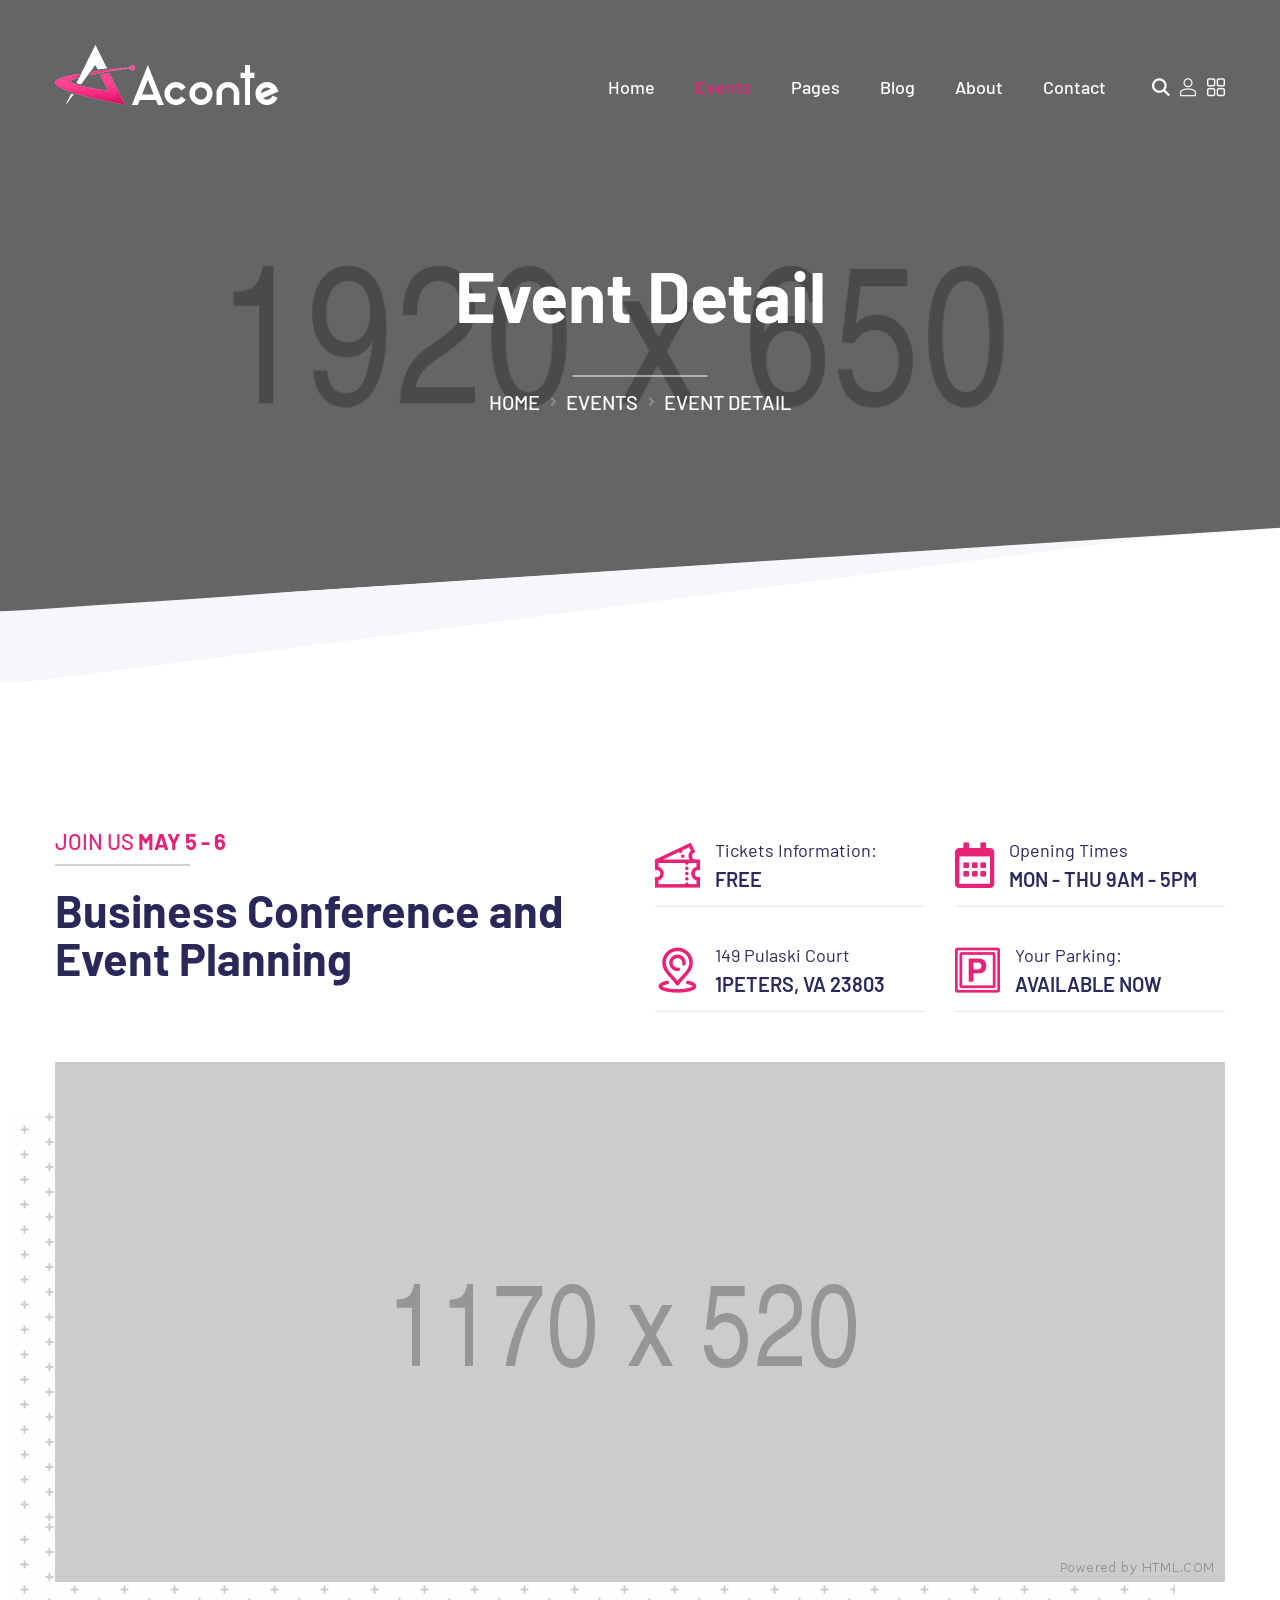
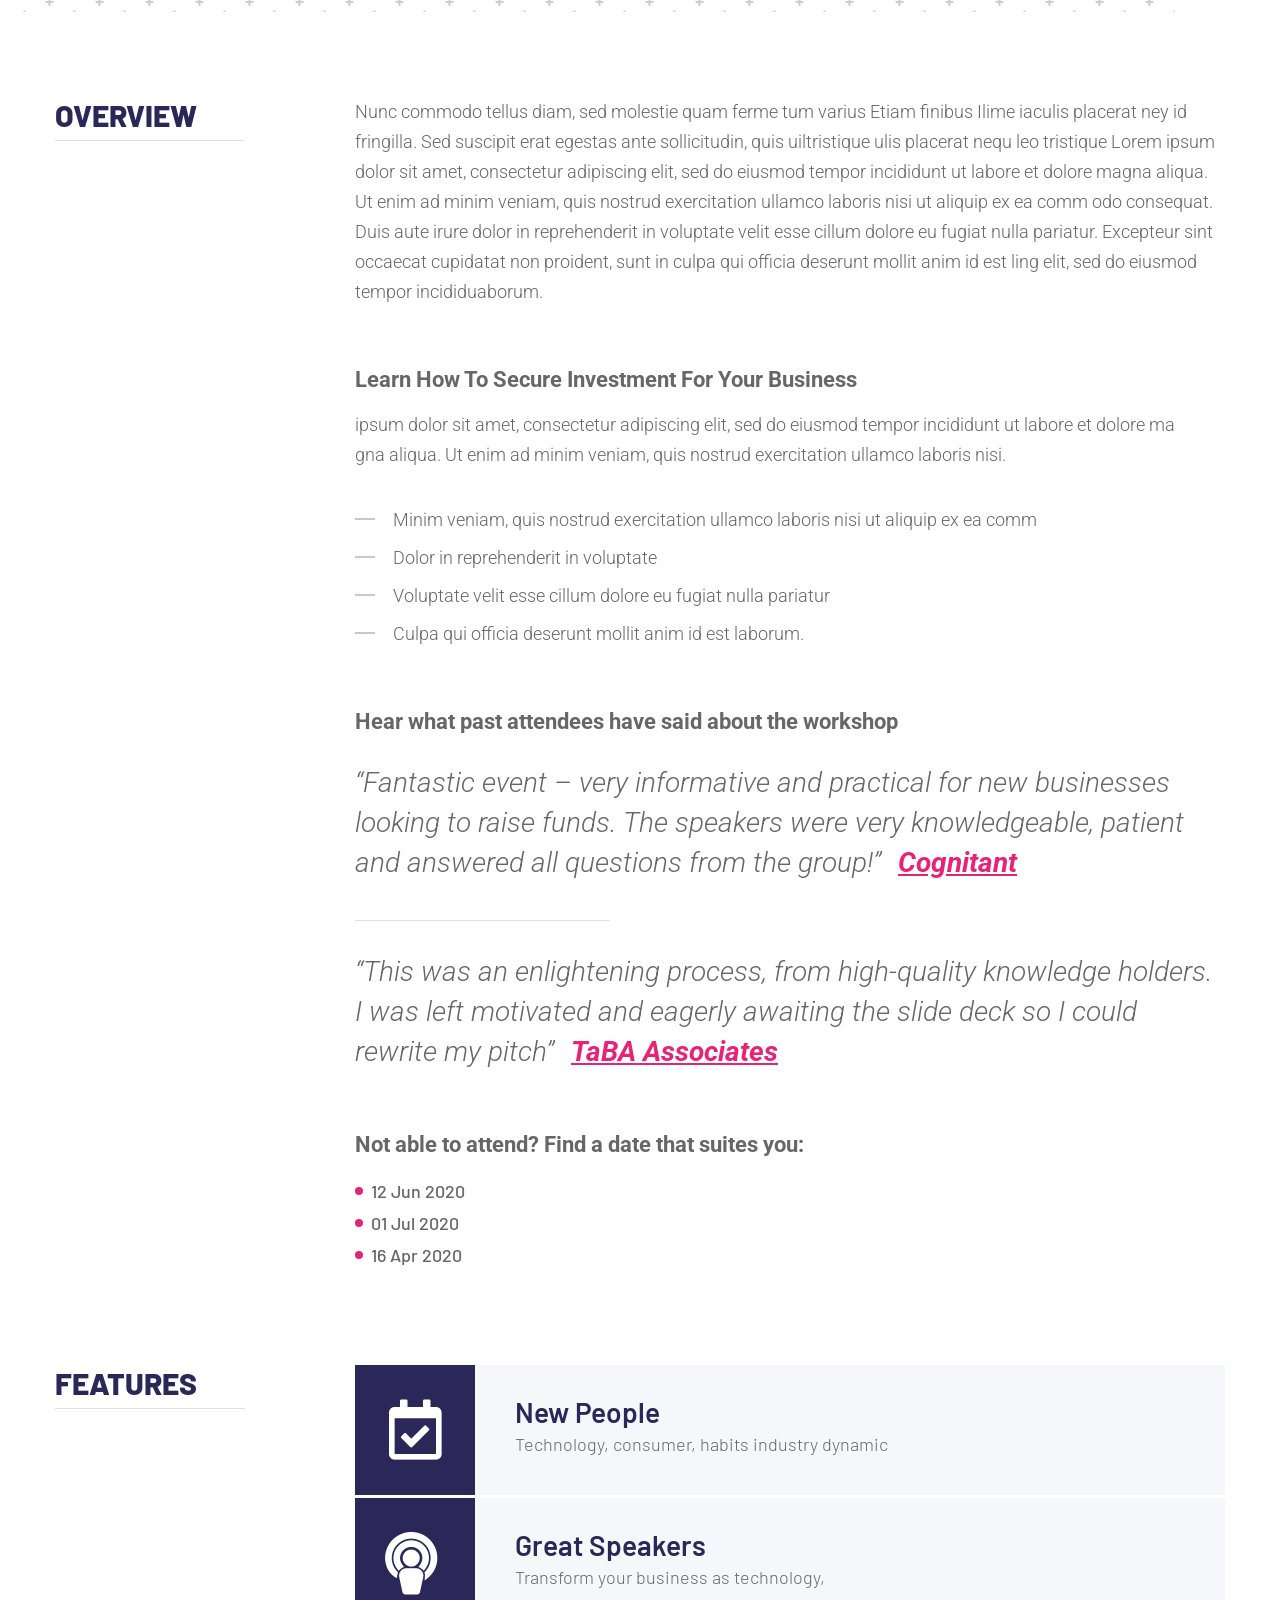
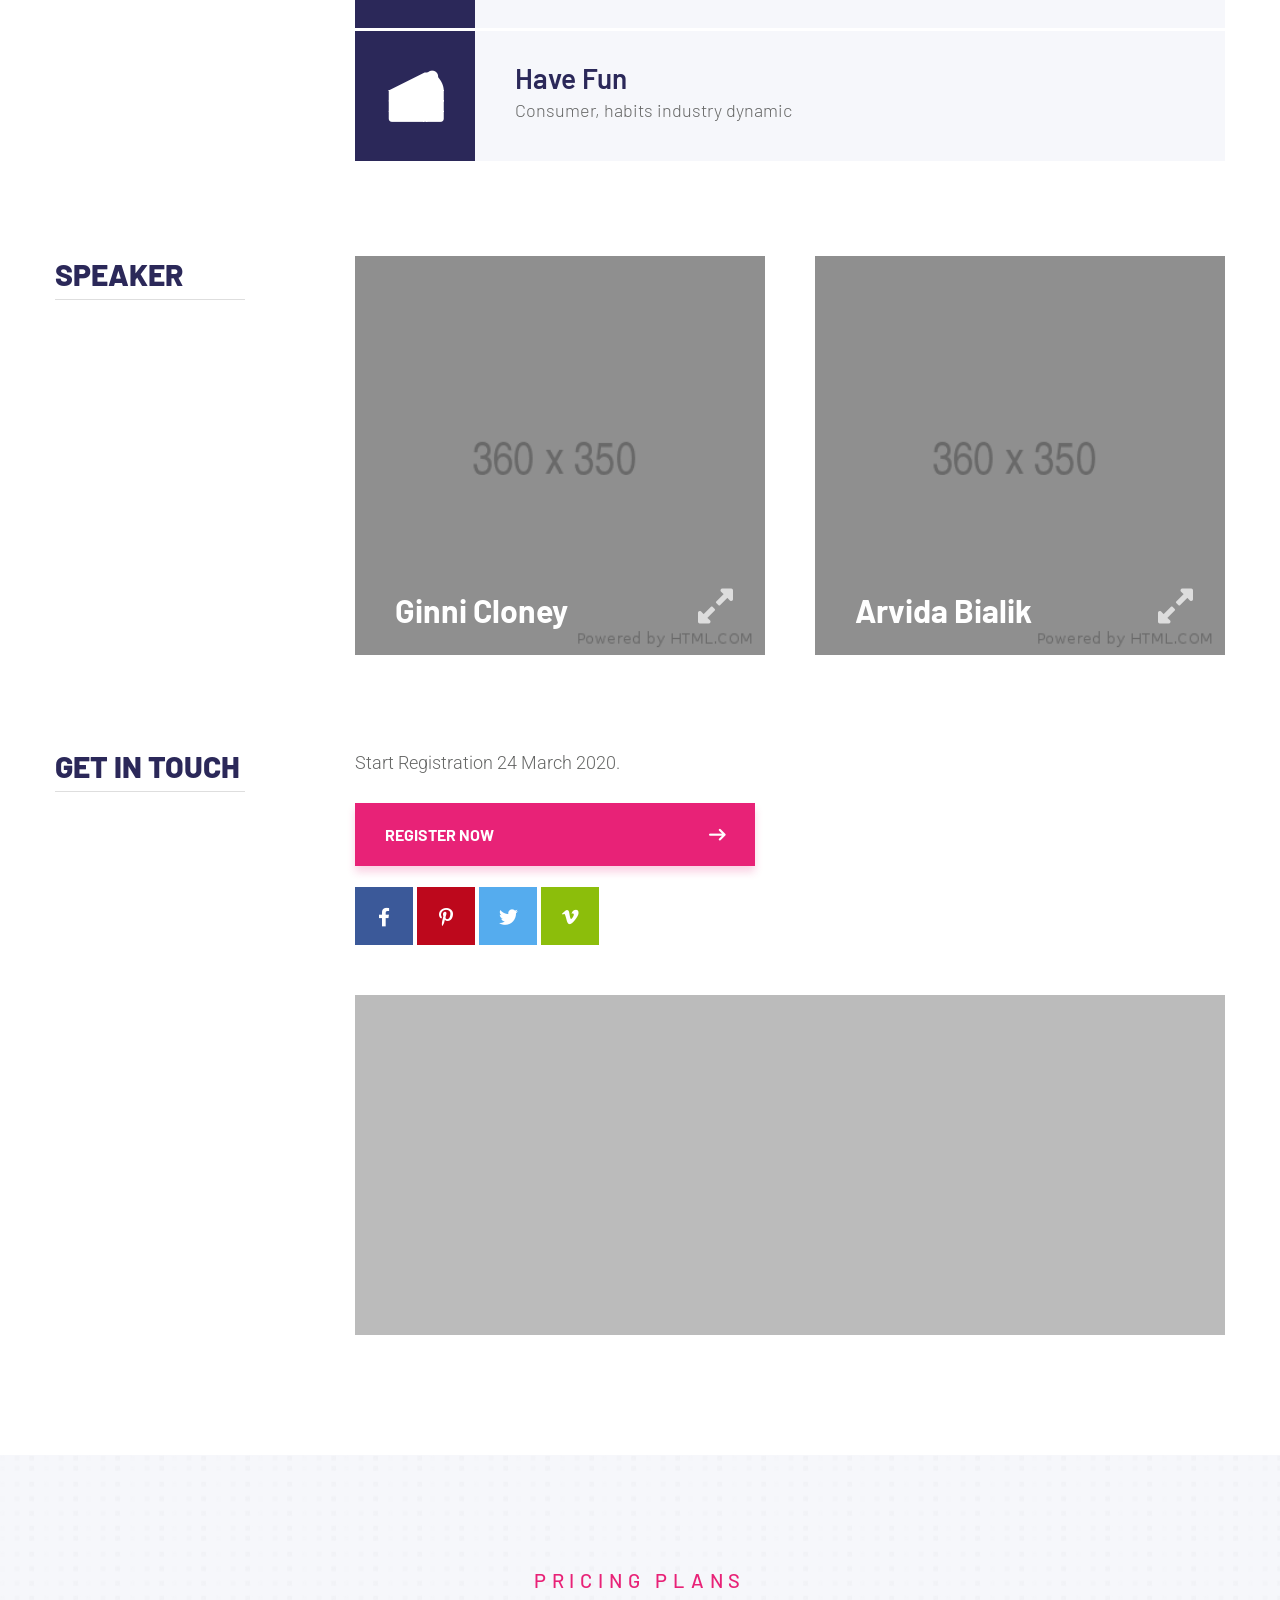
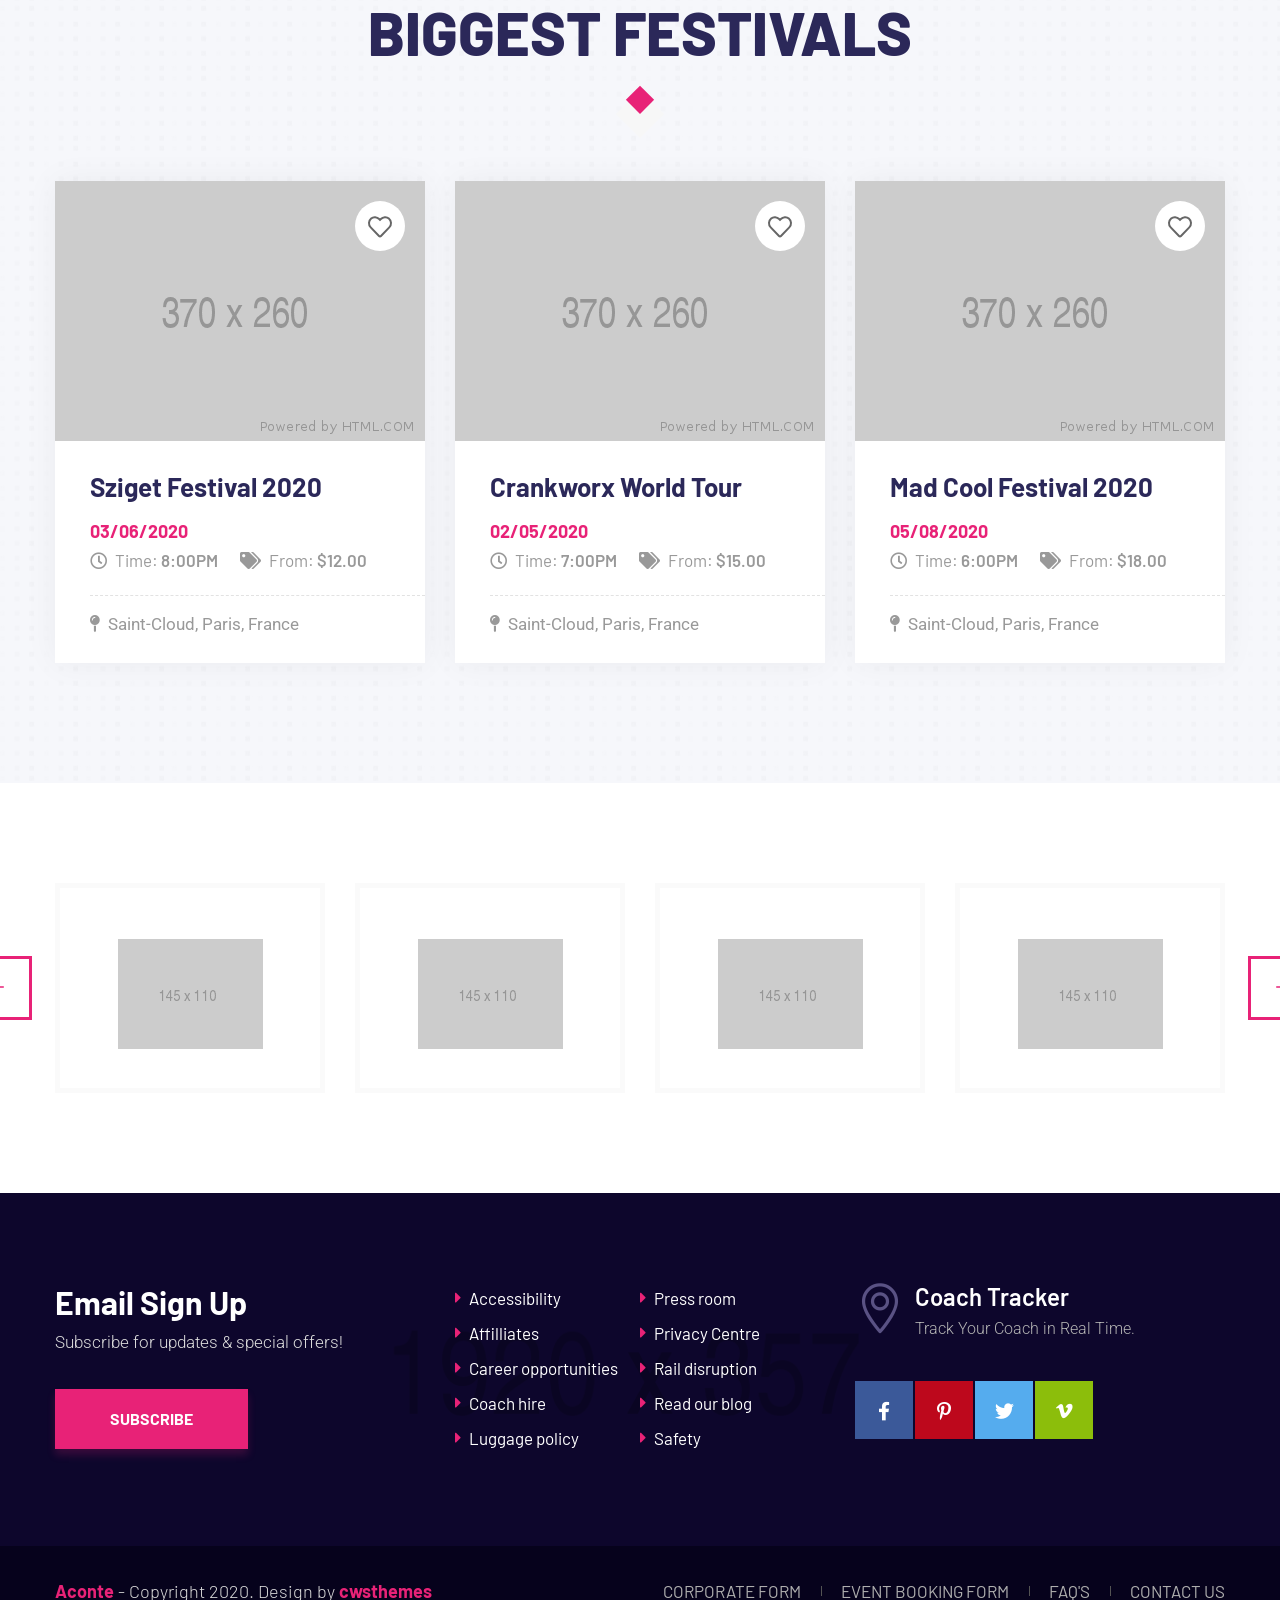
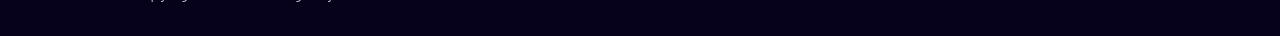
<file: Aconte/event-detail.html>
<!DOCTYPE html>
<html lang="en">
    <head>
        <meta charset="UTF-8">
        <meta name="viewport" content="width=device-width, initial-scale=1, shrink-to-fit=no">
        <meta name="description" content="" />
        <meta name="keywords" content="" />
        <link rel="icon" href="assets/images/favicon.png" sizes="35x35" type="image/png">
        <title>Aconte - Event Management HTML5 Template</title>

        <link rel="stylesheet" href="assets/css/all.min.css">
        <link rel="stylesheet" href="assets/css/flaticon.css">
        <link rel="stylesheet" href="assets/css/animate.min.css">
        <link rel="stylesheet" href="assets/css/bootstrap.min.css">
        <link rel="stylesheet" href="assets/css/jquery.fancybox.min.css">
        <link rel="stylesheet" href="assets/css/perfect-scrollbar.css">
        <link rel="stylesheet" href="assets/css/slick.css">
        <link rel="stylesheet" href="assets/css/style.css">
        <link rel="stylesheet" href="assets/css/responsive.css">
        <link rel="stylesheet" href="assets/css/color.css">
    </head>
    <body>
        <main>
            <header class="stick style1 w-100">
                <div class="container">
                    <div class="logo-menu-wrap w-100 d-flex flex-wrap justify-content-between align-items-start">
                        <div class="logo"><h1 class="mb-0"><a href="index.html" title="Home"><img class="img-fluid" src="assets/images/logo.png" alt="Logo" srcset="assets/images/retina-logo.png"></a></h1></div><!-- Logo -->
                        <nav class="d-inline-flex align-items-center">
                            <div class="header-left">
                                <ul class="mb-0 list-unstyled d-inline-flex">
                                    <li class="menu-item-has-children"><a href="javascript:void(0);" title="">Home</a>
                                        <ul class="children mb-0 list-unstyled">
                                            <li><a href="index.html" title="">Homepage 1</a></li>
                                            <li><a href="index2.html" title="">Homepage 2</a></li>
                                            <li><a href="index3.html" title="">Homepage 3</a></li>
                                        </ul>
                                    </li>
                                    <li class="menu-item-has-children"><a href="javascript:void(0);" title="">Events</a>
                                        <ul class="children mb-0 list-unstyled">
                                            <li><a href="event-schedule.html" title="">Event Schedule 1</a></li>
                                            <li><a href="event-schedule2.html" title="">Event Schedule 2</a></li>
                                            <li><a href="events.html" title="">Events Style 1</a></li>
                                            <li><a href="events2.html" title="">Events Style 2</a></li>
                                            <li><a href="events-list.html" title="">Events List</a></li>
                                            <li><a href="event-detail.html" title="">Event Detail</a></li>
                                        </ul>
                                    </li>
                                    <li class="menu-item-has-children"><a href="javascript:void(0);" title="">Pages</a>
                                        <ul class="children mb-0 list-unstyled">
                                            <li class="menu-item-has-children"><a href="javascript:void(0);" title="">Shop</a>
                                                <ul class="children mb-0 list-unstyled">
                                                    <li><a href="products.html" title="">Products</a></li>
                                                    <li><a href="products-list.html" title="">Products List</a></li>
                                                    <li><a href="product-detail.html" title="">Product Detail</a></li>
                                                    <li><a href="cart.html" title="">Product Cart</a></li>
                                                    <li><a href="checkout.html" title="">Checkout</a></li>
                                                </ul>
                                            </li>
                                            <li class="menu-item-has-children"><a href="javascript:void(0);" title="">Gallery</a>
                                                <ul class="children mb-0 list-unstyled">
                                                    <li><a href="gallery.html" title="">Gallery</a></li>
                                                    <li><a href="portfolio.html" title="">Portfolio Style 1</a></li>
                                                    <li><a href="portfolio2.html" title="">Portfolio Style 2</a></li>
                                                    <li><a href="portfolio3.html" title="">Portfolio Style 3</a></li>
                                                </ul>
                                            </li>
                                            <li class="menu-item-has-children"><a href="javascript:void(0);" title="">Our Speakers</a>
                                                <ul class="children mb-0 list-unstyled">
                                                    <li><a href="our-speakers.html" title="">Our Speakers</a></li>
                                                    <li><a href="speaker-detail.html" title="">Speaker Detail</a></li>
                                                </ul>
                                            </li>
                                            <li><a href="content-elements.html" title="">Content Elements</a></li>
                                            <li><a href="pricing-plans.html" title="">Pricing Plan 1</a></li>
                                            <li><a href="pricing-plans2.html" title="">Pricing Plan 2</a></li>
                                            <li><a href="404.html" title="">404 Error Page</a></li>
                                            <li><a href="faq.html" title="">FAQ'S Page</a></li>
                                        </ul>
                                    </li>
                                    <li class="menu-item-has-children"><a href="javascript:void(0);" title="">Blog</a>
                                        <ul class="children mb-0 list-unstyled">
                                            <li><a href="blog.html" title="">Blog Style 1</a></li>
                                            <li><a href="blog2.html" title="">Blog Style 2</a></li>
                                            <li><a href="blog3.html" title="">Blog Style 3</a></li>
                                            <li><a href="blog-list.html" title="">Blog List</a></li>
                                            <li><a href="blog-detail.html" title="">Blog Detail</a></li>
                                        </ul>
                                    </li>
                                    <li><a href="about.html" title="">About</a></li>
                                    <li><a href="contact.html" title="">Contact</a></li>
                                </ul>
                            </div>
                            <div class="header-right-btns">
                                <a class="search-btn" href="javascript:void(0);" title=""><i class="flaticon-magnifying-glass"></i></a>
                                <a class="user-btn" href="javascript:void(0);" title=""><i class="flaticon-user"></i></a>
                                <a class="menu-btn" href="javascript:void(0);" title=""><i class="flaticon-menu"></i></a>
                            </div>
                        </nav>
                    </div><!-- Logo Menu Wrap -->
                </div>
            </header><!-- Header -->
            <div class="menu-wrap">
                <span class="menu-close"><i class="fas fa-times"></i></span>
                <ul class="mb-0 list-unstyled w-100">
                    <li class="menu-item-has-children"><a href="javascript:void(0);" title="">Home</a>
                        <ul class="children list-unstyled">
                            <li><a href="index.html" title="">Homepage 1</a></li>
                            <li><a href="index2.html" title="">Homepage 2</a></li>
                            <li><a href="index3.html" title="">Homepage 3</a></li>
                        </ul>
                    </li>
                    <li class="menu-item-has-children"><a href="javascript:void(0);" title="">Events</a>
                        <ul class="children list-unstyled">
                            <li><a href="event-schedule.html" title="">Event Schedule 1</a></li>
                            <li><a href="event-schedule2.html" title="">Event Schedule 2</a></li>
                            <li><a href="events.html" title="">Events Style 1</a></li>
                            <li><a href="events2.html" title="">Events Style 2</a></li>
                            <li><a href="events-list.html" title="">Events List</a></li>
                            <li><a href="event-detail.html" title="">Event Detail</a></li>
                        </ul>
                    </li>
                    <li class="menu-item-has-children"><a href="javascript:void(0);" title="">Blog</a>
                        <ul class="children list-unstyled">
                            <li><a href="blog.html" title="">Blog Style 1</a></li>
                            <li><a href="blog2.html" title="">Blog Style 2</a></li>
                            <li><a href="blog3.html" title="">Blog Style 3</a></li>
                            <li><a href="blog-list.html" title="">Blog List</a></li>
                            <li><a href="blog-detail.html" title="">Blog Detail</a></li>
                        </ul>
                    </li>
                    <li class="menu-item-has-children"><a href="javascript:void(0);" title="">Shop</a>
                        <ul class="children list-unstyled">
                            <li><a href="products.html" title="">Products</a></li>
                            <li><a href="products-list.html" title="">Products List</a></li>
                            <li><a href="product-detail.html" title="">Product Detail</a></li>
                            <li><a href="cart.html" title="">Product Cart</a></li>
                            <li><a href="checkout.html" title="">Checkout</a></li>
                        </ul>
                    </li>
                    <li class="menu-item-has-children"><a href="javascript:void(0);" title="">Pages</a>
                        <ul class="children list-unstyled">
                            <li class="menu-item-has-children"><a href="javascript:void(0);" title="">Our Speakers</a>
                                <ul class="children mb-0 list-unstyled">
                                    <li><a href="our-speakers.html" title="">Our Speakers</a></li>
                                    <li><a href="speaker-detail.html" title="">Speaker Detail</a></li>
                                </ul>
                            </li>
                            <li><a href="content-elements.html" title="">Content Elements</a></li>
                            <li><a href="pricing-plans.html" title="">Pricing Plan 1</a></li>
                            <li><a href="pricing-plans2.html" title="">Pricing Plan 2</a></li>
                            <li><a href="404.html" title="">404 Error Page</a></li>
                            <li><a href="faq.html" title="">FAQ'S Page</a></li>
                        </ul>
                    </li>
                    <li class="menu-item-has-children"><a href="javascript:void(0);" title="">Gallery</a>
                        <ul class="children list-unstyled">
                            <li><a href="gallery.html" title="">Gallery</a></li>
                            <li><a href="portfolio.html" title="">Portfolio Style 1</a></li>
                            <li><a href="portfolio2.html" title="">Portfolio Style 2</a></li>
                            <li><a href="portfolio3.html" title="">Portfolio Style 3</a></li>
                        </ul>
                    </li>
                    <li><a href="about.html" title="">About</a></li>
                    <li><a href="contact.html" title="">Contact</a></li>
                </ul>
                <div class="social-links4 d-flex flex-wrap">
                    <a class="facebook" href="javascript:void(0);" title="Facebook" target="_blank"><i class="fab fa-facebook-f"></i></a>
                    <a class="pinterest" href="javascript:void(0);" title="Pinterest" target="_blank"><i class="fab fa-pinterest-p"></i></a>
                    <a class="twitter" href="javascript:void(0);" title="Twitter" target="_blank"><i class="fab fa-twitter"></i></a>
                    <a class="vimeo" href="javascript:void(0);" title="Vimeo" target="_blank"><i class="fab fa-vimeo-v"></i></a>
                </div>
            </div><!-- Menu Wrap -->
            <div class="header-search d-flex flex-wrap justify-content-center align-items-center w-100">
                <span class="search-close-btn"><i class="fas fa-times"></i></span>
                <form>
                    <input type="text" placeholder="Search">
                </form>
            </div><!-- Header Search -->
            <div class="login-popup-wrap position-fixed h-100 text-center d-flex flex-wrap align-items-center justify-content-center w-100">
                <div class="login-popup-inner d-inline-block w-100">
                    <h3 class="mb-0">Sign In</h3>
                    <form>
                        <input class="w-100" type="email" placeholder="Email Address">
                        <input class="w-100" type="password" placeholder="Password">
                        <button class="thm-btn fill-btn" type="submit">Login<span></span></button>
                        <a class="d-inline-block" href="javascript:void(0);" title="">Forget A Password</a>
                    </form>
                </div>
            </div><!-- Login Popup -->
            <section>
                <div class="w-100 pt-180 pb-180 page-title-wrap text-center black-layer opc5 position-relative">
                    <div class="fixed-bg" style="background-image: url(assets/images/parallax8.jpg);"></div>
                    <div class="container">
                        <div class="page-title-inner d-inline-block">
                            <h1 class="mb-0">Event Detail</h1>
                            <ol class="breadcrumb">
                                <li class="breadcrumb-item"><a href="index.html" title="">Home</a></li>
                                <li class="breadcrumb-item"><a href="events.html" title="">Events</a></li>
                                <li class="breadcrumb-item active">Event Detail</li>
                            </ol>
                        </div>
                    </div>
                </div><!-- Page Title Wrap -->
            </section>
            <section>
                <div class="w-100 pt-140 pb-120 position-relative">
                    <div class="container">
                        <div class="event-detail w-100">
                            <div class="event-detail-info w-100">
                                <div class="row align-items-center">
                                    <div class="col-md-12 col-sm-12 col-lg-6">
                                        <span class="thm-clr d-block">Join Us <strong>May 5 - 6</strong></span>
                                        <h2 class="mv-0">Business Conference and Event Planning</h2>
                                    </div>
                                    <div class="col-md-12 col-sm-12 col-lg-6">
                                        <div class="about-info-wrap w-100">
                                            <div class="row">
                                                <div class="col-md-6 col-sm-6 col-lg-6">
                                                    <div class="about-info w-100">
                                                        <i class="thm-clr flaticon-tickets"></i>
                                                        <div class="about-info-inner">
                                                            <span>Tickets Information:</span>
                                                            <p class="mb-0">Free</p>
                                                        </div>
                                                    </div>
                                                </div>
                                                <div class="col-md-6 col-sm-6 col-lg-6">
                                                    <div class="about-info w-100">
                                                        <i class="thm-clr far fa-calendar-alt"></i>
                                                        <div class="about-info-inner">
                                                            <span>Opening Times</span>
                                                            <p class="mb-0">Mon - Thu 9am - 5pm</p>
                                                        </div>
                                                    </div>
                                                </div>
                                                <div class="col-md-6 col-sm-6 col-lg-6">
                                                    <div class="about-info w-100">
                                                        <i class="thm-clr flaticon-pin-1"></i>
                                                        <div class="about-info-inner">
                                                            <span>149 Pulaski Court</span>
                                                            <p class="mb-0">1Peters, Va 23803</p>
                                                        </div>
                                                    </div>
                                                </div>
                                                <div class="col-md-6 col-sm-6 col-lg-6">
                                                    <div class="about-info w-100">
                                                        <i class="thm-clr flaticon-parking-square-signal"></i>
                                                        <div class="about-info-inner">
                                                            <span>Your Parking:</span>
                                                            <p class="mb-0">Available Now</p>
                                                        </div>
                                                    </div>
                                                </div>
                                            </div>
                                        </div>
                                    </div>
                                </div>
                                <div class="event-detail-img position-relative w-100">
                                    <img class="img-fluid w-100" src="assets/images/resources/event-detail-img.jpg" alt="Event Detail Image">
                                </div>
                            </div>
                            <div class="event-detail-content position-relative w-100">
                                <div class="event-detail-desc position-relative w-100">
                                    <h4 class="mb-0">Overview</h4>
                                    <p class="mb-0">Nunc commodo tellus diam, sed molestie quam ferme tum  varius Etiam finibus Ilime  iaculis placerat ney id fringilla. Sed suscipit erat egestas ante sollicitudin, quis uiltristique ulis placerat nequ leo tristique Lorem ipsum dolor sit amet, consectetur adipiscing elit, sed do eiusmod tempor incididunt ut labore et dolore magna aliqua. Ut enim ad minim veniam, quis nostrud exercitation ullamco laboris nisi ut aliquip ex ea comm odo consequat. Duis aute irure dolor in reprehenderit in voluptate velit esse cillum dolore eu fugiat nulla pariatur. Excepteur sint occaecat cupidatat non proident, sunt in culpa qui officia deserunt mollit anim id est ling elit, sed do eiusmod tempor incididuaborum.</p>
                                    <h5 class="mb-0">Learn How To Secure Investment For Your Business</h5>
                                    <p class="mb-0">ipsum dolor sit amet, consectetur adipiscing elit, sed do eiusmod tempor incididunt ut labore et dolore ma <br> gna aliqua. Ut enim ad minim veniam, quis nostrud exercitation ullamco laboris nisi.</p>
                                    <ul class="mb-0 list-unstyled">
                                        <li>Minim veniam, quis nostrud exercitation ullamco laboris nisi ut aliquip ex ea comm</li>
                                        <li>Dolor in reprehenderit in voluptate</li>
                                        <li>Voluptate velit esse cillum dolore eu fugiat nulla pariatur</li>
                                        <li>Culpa qui officia deserunt mollit anim id est laborum.</li>
                                    </ul>
                                    <h5 class="mb-0">Hear what past attendees have said about the workshop</h5>
                                    <blockquote><p class="mb-0">“Fantastic event – very informative and practical for new businesses looking to raise funds. The speakers were very knowledgeable, patient and answered all questions from the group!”   <span class="thm-clr">Cognitant</span></p></blockquote>
                                    <blockquote><p class="mb-0">“This was an enlightening process, from high-quality knowledge holders. I was left motivated and eagerly awaiting the slide deck so I could rewrite my pitch”    <span class="thm-clr">TaBA Associates</span></p></blockquote>
                                    <h5 class="mb-0">Not able to attend? Find a date that suites you:</h5>
                                    <ul class="event-date-list mb-0 list-unstyled">
                                        <li>12 Jun 2020</li>
                                        <li>01 Jul 2020</li>
                                        <li>16 Apr 2020</li>
                                    </ul>
                                </div>
                                <div class="event-detail-feat position-relative w-100">
                                    <h4 class="mb-0">Features</h4>
                                    <ul class="event-detail-features-list mb-0 list-unstyled w-100">
                                        <li><i class="far fa-calendar-check"></i>New People<span class="d-block">Technology, consumer, habits industry dynamic</span></li>
                                        <li><i class="flaticon-listen"></i>Great Speakers<span class="d-block">Transform your business as technology,</span></li>
                                        <li><i class="flaticon-ice-cream"></i>Have Fun<span class="d-block">Consumer, habits industry dynamic</span></li>
                                    </ul>
                                </div>
                                <div class="event-detail-speaker position-relative w-100">
                                    <h4 class="mb-0">Speaker</h4>
                                    <div class="speaker-inner pl-0 w-100">
                                        <div class="row mrg50">
                                            <div class="col-md-6 col-sm-6 col-lg-6">
                                                <div class="speaker-box position-relative mb-40 w-100 overflow-hidden">
                                                    <img class="img-fluid w-100" src="assets/images/resources/speaker-img1.jpg" alt="Speaker Image 1">
                                                    <div class="speaker-info position-absolute">
                                                        <h3 class="mb-0 text-white"><a href="speaker-detail.html">Ginni Cloney</a></h3>
                                                        <span class="d-block">Lead Event Management</span>
                                                    </div>
                                                    <h3 class="mb-0 text-white position-absolute">Ginni Cloney</h3>
                                                    <div class="speaker-social position-absolute">
                                                        <a href="javascript:void(0);" title="Facebook" target="_blank"><i class="fab fa-facebook-f"></i></a>
                                                    </div>
                                                    <a class="position-absolute" href="speaker-detail.html" title=""><i class="fas fa-expand-alt"></i></a>
                                                </div>
                                            </div>
                                            <div class="col-md-6 col-sm-6 col-lg-6">
                                                <div class="speaker-box position-relative mb-40 w-100 overflow-hidden">
                                                    <img class="img-fluid w-100" src="assets/images/resources/speaker-img2.jpg" alt="Speaker Image 2">
                                                    <div class="speaker-info position-absolute">
                                                        <h3 class="mb-0 text-white"><a href="speaker-detail.html">Arvida Bialik</a></h3>
                                                        <span class="d-block">Lead Event Management</span>
                                                    </div>
                                                    <h3 class="mb-0 text-white position-absolute">Arvida Bialik</h3>
                                                    <div class="speaker-social position-absolute">
                                                        <a href="javascript:void(0);" title="Facebook" target="_blank"><i class="fab fa-facebook-f"></i></a>
                                                    </div>
                                                    <a class="position-absolute" href="speaker-detail.html" title=""><i class="fas fa-expand-alt"></i></a>
                                                </div>
                                            </div>
                                        </div>
                                    </div>
                                </div>
                                <div class="event-detail-getintouch position-relative w-100">
                                    <h4 class="mb-0">Get In Touch</h4>
                                    <div class="event-detail-getintouch-inner w-100">
                                        <p class="mb-0">Start Registration 24 March 2020.</p>
                                        <a class="thm-btn fill-btn" href="javascript:void(0);" title="">Register Now <i class="flaticon-trajectory"></i><span></span></a>
                                        <div class="social-links4 mt-20 d-flex flex-wrap">
                                            <a class="facebook" href="javascript:void(0);" title="Facebook" target="_blank"><i class="fab fa-facebook-f"></i></a>
                                            <a class="pinterest" href="javascript:void(0);" title="Pinterest" target="_blank"><i class="fab fa-pinterest-p"></i></a>
                                            <a class="twitter" href="javascript:void(0);" title="Twitter" target="_blank"><i class="fab fa-twitter"></i></a>
                                            <a class="vimeo" href="javascript:void(0);" title="Vimeo" target="_blank"><i class="fab fa-vimeo-v"></i></a>
                                        </div>
                                    </div>
                                    <div class="event-detail-loc mt-50 w-100">
                                        <iframe src="https://www.google.com/maps/embed?pb=!1m18!1m12!1m3!1d3036.1939479978228!2d-74.52790365348511!3d40.44884412026627!2m3!1f0!2f0!3f0!3m2!1i1024!2i768!4f13.1!3m3!1m2!1s0x89c3c3be536bc55f%3A0xb5205b8c3ee9a93e!2sWhitehall%20Gardens!5e0!3m2!1sen!2s!4v1590228785408!5m2!1sen!2s"></iframe>
                                    </div>
                                </div>
                            </div>
                        </div><!-- Event Detail -->
                    </div>
                </div>
            </section>
            <section>
                <div class="w-100 pt-110 pb-90 gray-layer opc9 position-relative">
                    <div class="fixed-bg patern-bg" style="background-image: url(assets/images/patter-bg1.jpg);"></div>
                    <div class="container">
                        <div class="sec-title btm-icn mb-50 w-100 text-center">
                            <div class="sec-title-inner d-inline-block">
                                <span class="d-block thm-clr">Pricing Plans</span>
                                <h2 class="mb-0">Biggest Festivals</h2>
                                <i class=""></i>
                            </div>
                        </div><!-- Sec Title -->
                        <div class="event-grid-wrap w-100">
                            <div class="row res-caro">
                                <div class="col-md-4 col-sm-6 col-lg-4">
                                    <div class="event-grid-box mb-30 w-100">
                                        <div class="event-grid-img w-100 overflow-hidden position-relative">
                                            <img class="img-fluid w-100" src="assets/images/resources/event-img1-1.jpg" alt="Event Image 1">
                                            <span class="position-absolute"><a class="rounded-circle" href="javascript:void(0);" title=""><i class="fas fa-heart"></i></a></span>
                                            <a class="thm-btn fill-btn" href="event-detail.html" title="">Book Now<span></span></a>
                                        </div>
                                        <div class="event-grid-info w-100">
                                            <h3 class="mb-0"><a href="event-detail.html" title="">Sziget Festival 2020</a></h3>
                                            <span class="event-date thm-clr d-block">03/06/2020</span>
                                            <ul class="event-grid-meta mb-0 list-unstyled d-flex flex-wrap">
                                                <li><i class="far fa-clock"></i>Time: <strong>8:00pm</strong></li>
                                                <li><i class="fas fa-tags"></i>From: <strong>$12.00</strong></li>
                                            </ul>
                                            <span class="event-loc d-block"><i class="fas fa-map-pin"></i>Saint-Cloud, Paris, France</span>
                                        </div>
                                    </div>
                                </div>
                                <div class="col-md-4 col-sm-6 col-lg-4">
                                    <div class="event-grid-box mb-30 w-100">
                                        <div class="event-grid-img w-100 overflow-hidden position-relative">
                                            <img class="img-fluid w-100" src="assets/images/resources/event-img1-2.jpg" alt="Event Image 2">
                                            <span class="position-absolute"><a class="rounded-circle" href="javascript:void(0);" title=""><i class="fas fa-heart"></i></a></span>
                                            <a class="thm-btn fill-btn" href="event-detail.html" title="">Book Now<span></span></a>
                                        </div>
                                        <div class="event-grid-info w-100">
                                            <h3 class="mb-0"><a href="event-detail.html" title="">Crankworx World Tour</a></h3>
                                            <span class="event-date thm-clr d-block">02/05/2020</span>
                                            <ul class="event-grid-meta mb-0 list-unstyled d-flex flex-wrap">
                                                <li><i class="far fa-clock"></i>Time: <strong>7:00pm</strong></li>
                                                <li><i class="fas fa-tags"></i>From: <strong>$15.00</strong></li>
                                            </ul>
                                            <span class="event-loc d-block"><i class="fas fa-map-pin"></i>Saint-Cloud, Paris, France</span>
                                        </div>
                                    </div>
                                </div>
                                <div class="col-md-4 col-sm-6 col-lg-4">
                                    <div class="event-grid-box mb-30 w-100">
                                        <div class="event-grid-img w-100 overflow-hidden position-relative">
                                            <img class="img-fluid w-100" src="assets/images/resources/event-img1-3.jpg" alt="Event Image 3">
                                            <span class="position-absolute"><a class="rounded-circle" href="javascript:void(0);" title=""><i class="fas fa-heart"></i></a></span>
                                            <a class="thm-btn fill-btn" href="event-detail.html" title="">Book Now<span></span></a>
                                        </div>
                                        <div class="event-grid-info w-100">
                                            <h3 class="mb-0"><a href="event-detail.html" title="">Mad Cool Festival 2020</a></h3>
                                            <span class="event-date thm-clr d-block">05/08/2020</span>
                                            <ul class="event-grid-meta mb-0 list-unstyled d-flex flex-wrap">
                                                <li><i class="far fa-clock"></i>Time: <strong>6:00pm</strong></li>
                                                <li><i class="fas fa-tags"></i>From: <strong>$18.00</strong></li>
                                            </ul>
                                            <span class="event-loc d-block"><i class="fas fa-map-pin"></i>Saint-Cloud, Paris, France</span>
                                        </div>
                                    </div>
                                </div>
                            </div>
                        </div><!-- Event Grid Wrap -->
                    </div>
                </div>
            </section>
            <section>
                <div class="w-100 pt-100 pb-100 position-relative">
                    <div class="container">
                        <div class="sponsors-wrap w-100">
                            <div class="sponsor-caro">
                                <div class="sr-box text-center w-100">
                                    <a href="javascript:void(0);" title=""><img class="img-fluid d-inline-block" src="assets/images/resources/sponsor-img1-1.png" alt="Sponsor Image 1"></a>
                                </div>
                                <div class="sr-box text-center w-100">
                                    <a href="javascript:void(0);" title=""><img class="img-fluid d-inline-block" src="assets/images/resources/sponsor-img1-2.png" alt="Sponsor Image 2"></a>
                                </div>
                                <div class="sr-box text-center w-100">
                                    <a href="javascript:void(0);" title=""><img class="img-fluid d-inline-block" src="assets/images/resources/sponsor-img1-3.png" alt="Sponsor Image 3"></a>
                                </div>
                                <div class="sr-box text-center w-100">
                                    <a href="javascript:void(0);" title=""><img class="img-fluid d-inline-block" src="assets/images/resources/sponsor-img1-4.png" alt="Sponsor Image 4"></a>
                                </div>
                                <div class="sr-box text-center w-100">
                                    <a href="javascript:void(0);" title=""><img class="img-fluid d-inline-block" src="assets/images/resources/sponsor-img1-5.png" alt="Sponsor Image 5"></a>
                                </div>
                                <div class="sr-box text-center w-100">
                                    <a href="javascript:void(0);" title=""><img class="img-fluid d-inline-block" src="assets/images/resources/sponsor-img1-6.png" alt="Sponsor Image 6"></a>
                                </div>
                            </div>
                        </div><!-- Sponsors Wrap -->
                    </div>
                </div>
            </section>
            <footer>
                <div class="w-100 pt-90 pb-40 blue-layer opc2 position-relative">
                    <div class="fixed-bg back-blend-multiply bg-color4" style="background-image: url(assets/images/parallax7.jpg);"></div>
                    <div class="container">
                        <div class="footer-wrap2 w-100">
                            <div class="row res-caro">
                                <div class="col-md-4 col-sm-6 col-lg-4">
                                    <div class="widget w-100 mb-50">
                                        <div class="sign-up w-100">
                                            <h3 class="mb-0">Email Sign Up</h3>
                                            <p class="mb-0">Subscribe for updates & special offers!</p>
                                            <a class="thm-btn fill-btn" href="javascript:void(0);" title="">Subscribe<span></span></a>
                                        </div>
                                    </div>
                                </div>
                                <div class="col-md-4 col-sm-6 col-lg-4">
                                    <div class="widget d-flex flex-wrap w-100 mb-50">
                                        <ul class="mb-0 list-unstyled w-100">
                                            <li><a href="javascript:void(0);" title="">Accessibility</a></li>
                                            <li><a href="javascript:void(0);" title="">Affilliates</a></li>
                                            <li><a href="javascript:void(0);" title="">Career opportunities</a></li>
                                            <li><a href="javascript:void(0);" title="">Coach hire</a></li>
                                            <li><a href="javascript:void(0);" title="">Luggage policy</a></li>
                                        </ul>
                                        <ul class="mb-0 list-unstyled w-100">
                                            <li><a href="javascript:void(0);" title="">Press room</a></li>
                                            <li><a href="javascript:void(0);" title="">Privacy Centre</a></li>
                                            <li><a href="javascript:void(0);" title="">Rail disruption</a></li>
                                            <li><a href="javascript:void(0);" title="">Read our blog</a></li>
                                            <li><a href="javascript:void(0);" title="">Safety</a></li>
                                        </ul>
                                    </div>
                                </div>
                                <div class="col-md-4 col-sm-6 col-lg-4">
                                    <div class="widget w-100 mb-50">
                                        <div class="track w-100">
                                            <i class="flaticon-maps-and-flags"></i>
                                            <h4 class="mb-0">Coach Tracker</h4>
                                            <span class="d-block">Track Your Coach in Real Time.</span>
                                        </div>
                                        <div class="social-links4 d-flex flex-wrap">
                                            <a class="facebook" href="javascript:void(0);" title="Facebook" target="_blank"><i class="fab fa-facebook-f"></i></a>
                                            <a class="pinterest" href="javascript:void(0);" title="Pinterest" target="_blank"><i class="fab fa-pinterest-p"></i></a>
                                            <a class="twitter" href="javascript:void(0);" title="Twitter" target="_blank"><i class="fab fa-twitter"></i></a>
                                            <a class="vimeo" href="javascript:void(0);" title="Vimeo" target="_blank"><i class="fab fa-vimeo-v"></i></a>
                                        </div>
                                    </div>
                                </div>
                            </div>
                        </div><!-- Footer Wrap -->
                    </div>
                </div>
            </footer><!-- Footer -->
            <div class="bottom-bar w-100">
                <div class="container">
                    <div class="bottom-bar-inner d-flex flex-wrap align-items-center justify-content-between w-100">
                        <p class="mb-0"><a href="index.html" title="">Aconte</a> - Copyright 2020. Design by <a href="javascript:void(0);" title="" target="_blank">cwsthemes</a></p>
                        <ul class="bottom-links list-unstyled d-inline-flex mb-0">
                            <li><a href="javascript:void(0);" title="">Corporate Form</a></li>
                            <li><a href="javascript:void(0);" title="">Event Booking Form</a></li>
                            <li><a href="javascript:void(0);" title="">Faq's</a></li>
                            <li><a href="javascript:void(0);" title="">Contact Us</a></li>
                        </ul>
                    </div>
                </div>
            </div><!-- Bottom Bar -->
        </main><!-- Main Wrapper -->

        <script src="assets/js/jquery.min.js"></script>
        <script src="assets/js/popper.min.js"></script>
        <script src="assets/js/bootstrap.min.js"></script>
        <script src="assets/js/wow.min.js"></script>
        <script src="assets/js/counterup.min.js"></script>
        <script src="assets/js/jquery.downCount.js"></script>
        <script src="assets/js/jquery.fancybox.min.js"></script>
        <script src="assets/js/perfect-scrollbar.min.js"></script>
        <script src="assets/js/slick.min.js"></script>
        <script src="assets/js/isotope.min.js"></script>
        <script src="assets/js/custom-scripts.js"></script>
    </body>	
</html>
</file>
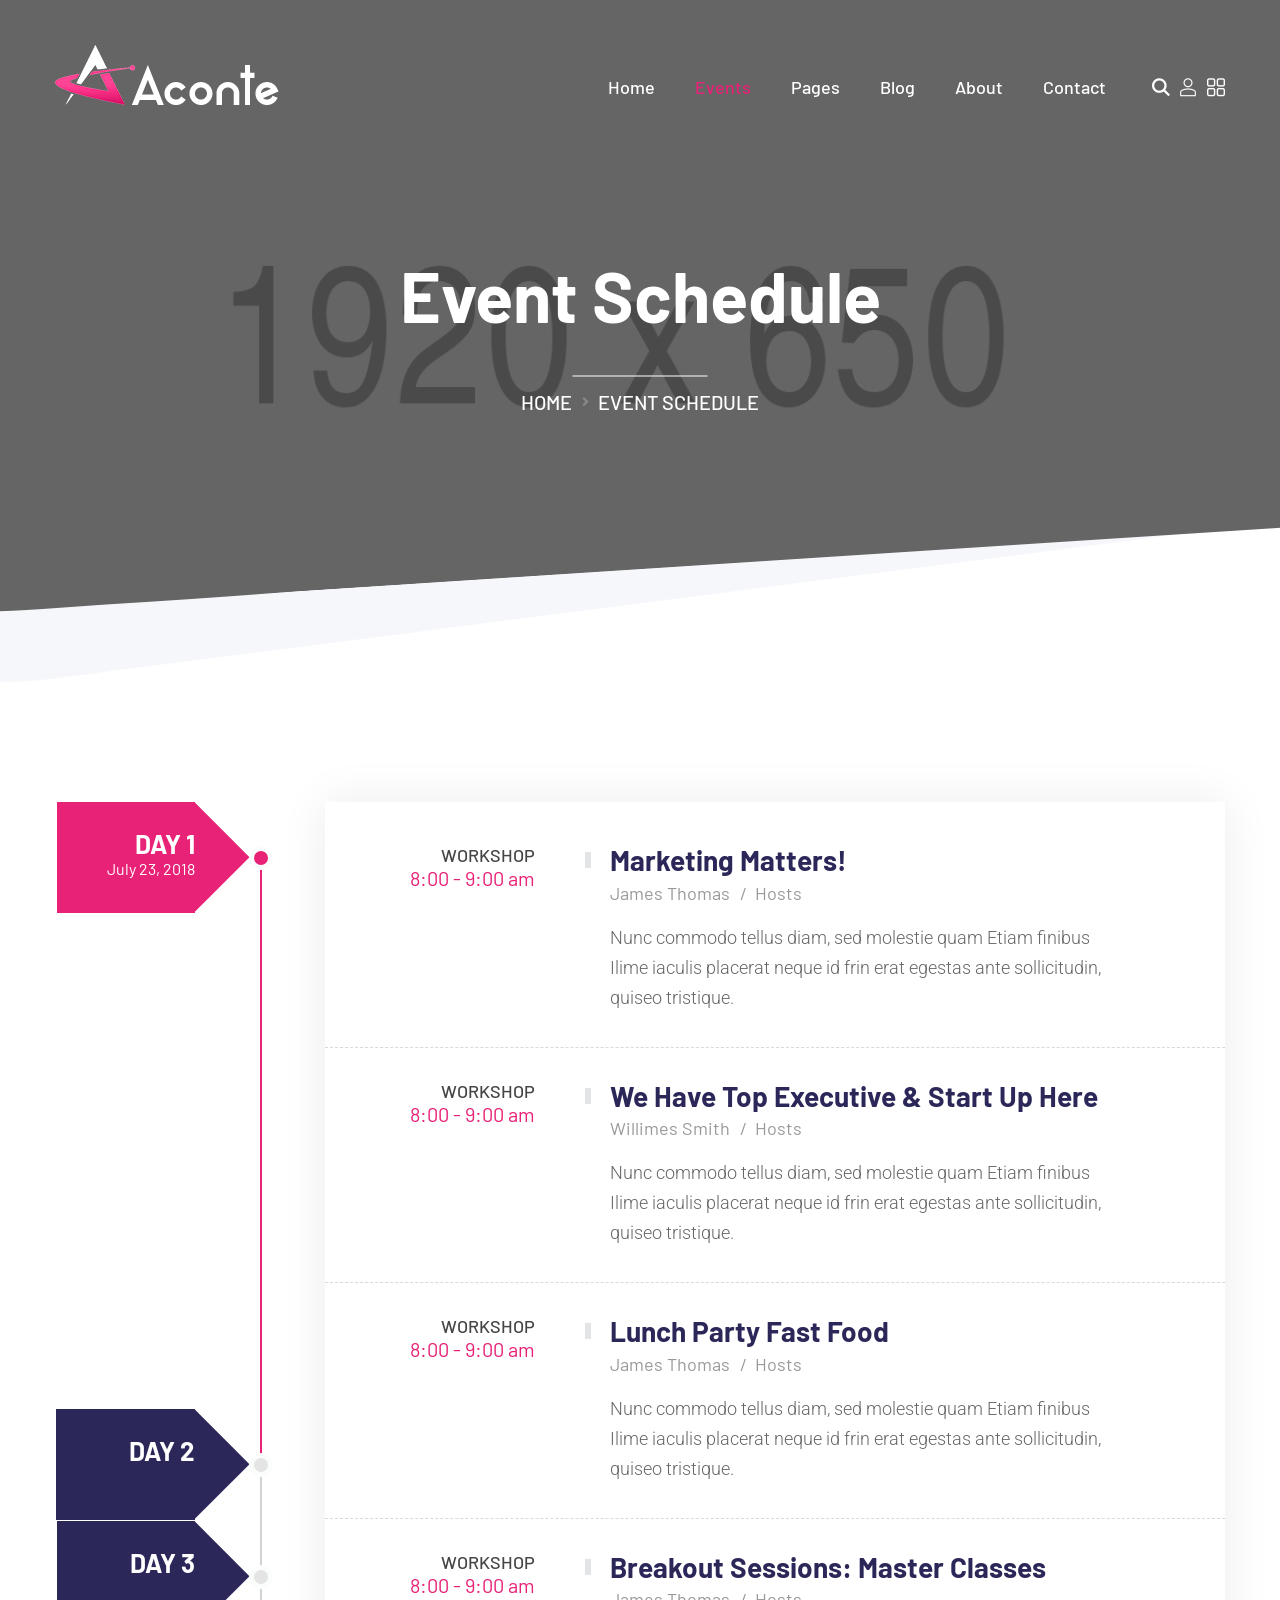
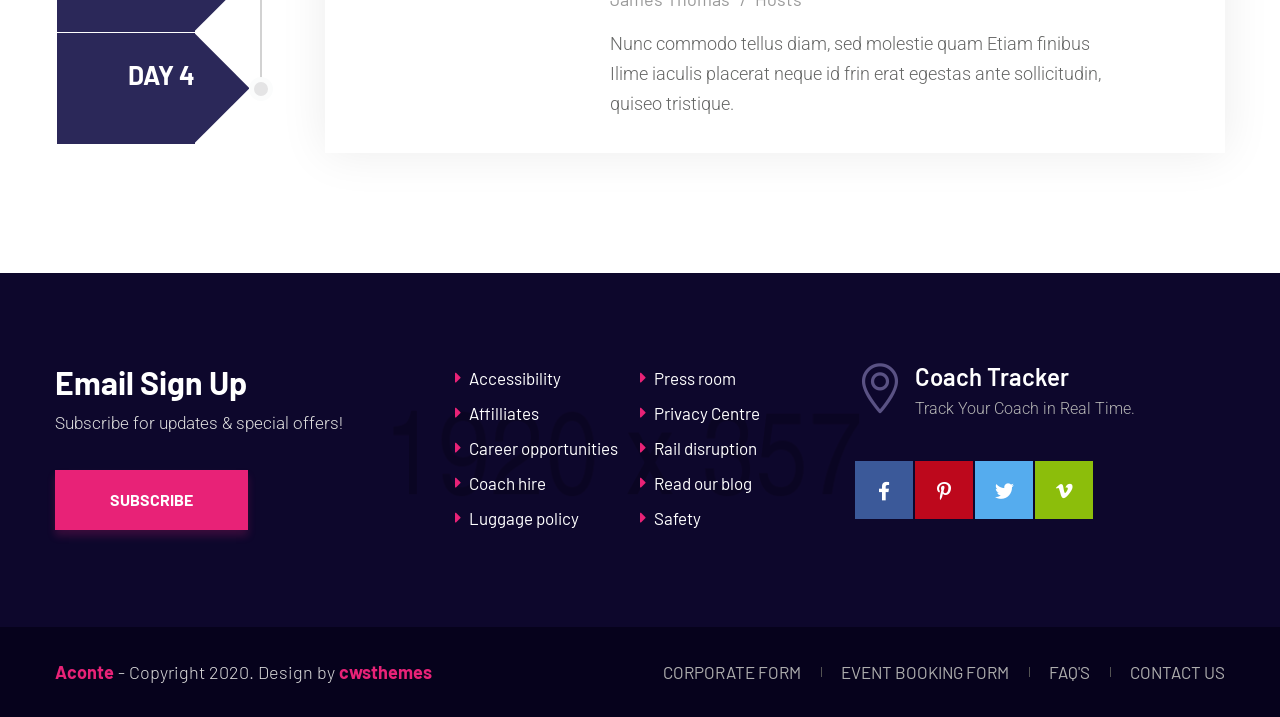
<file: Aconte/event-schedule.html>
<!DOCTYPE html>
<html lang="en">
    <head>
        <meta charset="UTF-8">
        <meta name="viewport" content="width=device-width, initial-scale=1, shrink-to-fit=no">
        <meta name="description" content="" />
        <meta name="keywords" content="" />
        <link rel="icon" href="assets/images/favicon.png" sizes="35x35" type="image/png">
        <title>Aconte - Event Management HTML5 Template</title>

        <link rel="stylesheet" href="assets/css/all.min.css">
        <link rel="stylesheet" href="assets/css/flaticon.css">
        <link rel="stylesheet" href="assets/css/animate.min.css">
        <link rel="stylesheet" href="assets/css/bootstrap.min.css">
        <link rel="stylesheet" href="assets/css/jquery.fancybox.min.css">
        <link rel="stylesheet" href="assets/css/perfect-scrollbar.css">
        <link rel="stylesheet" href="assets/css/slick.css">
        <link rel="stylesheet" href="assets/css/style.css">
        <link rel="stylesheet" href="assets/css/responsive.css">
        <link rel="stylesheet" href="assets/css/color.css">
    </head>
    <body>
        <main>
            <header class="stick style1 w-100">
                <div class="container">
                    <div class="logo-menu-wrap w-100 d-flex flex-wrap justify-content-between align-items-start">
                        <div class="logo"><h1 class="mb-0"><a href="index.html" title="Home"><img class="img-fluid" src="assets/images/logo.png" alt="Logo" srcset="assets/images/retina-logo.png"></a></h1></div><!-- Logo -->
                        <nav class="d-inline-flex align-items-center">
                            <div class="header-left">
                                <ul class="mb-0 list-unstyled d-inline-flex">
                                    <li class="menu-item-has-children"><a href="javascript:void(0);" title="">Home</a>
                                        <ul class="children mb-0 list-unstyled">
                                            <li><a href="index.html" title="">Homepage 1</a></li>
                                            <li><a href="index2.html" title="">Homepage 2</a></li>
                                            <li><a href="index3.html" title="">Homepage 3</a></li>
                                        </ul>
                                    </li>
                                    <li class="menu-item-has-children"><a href="javascript:void(0);" title="">Events</a>
                                        <ul class="children mb-0 list-unstyled">
                                            <li><a href="event-schedule.html" title="">Event Schedule 1</a></li>
                                            <li><a href="event-schedule2.html" title="">Event Schedule 2</a></li>
                                            <li><a href="events.html" title="">Events Style 1</a></li>
                                            <li><a href="events2.html" title="">Events Style 2</a></li>
                                            <li><a href="events-list.html" title="">Events List</a></li>
                                            <li><a href="event-detail.html" title="">Event Detail</a></li>
                                        </ul>
                                    </li>
                                    <li class="menu-item-has-children"><a href="javascript:void(0);" title="">Pages</a>
                                        <ul class="children mb-0 list-unstyled">
                                            <li class="menu-item-has-children"><a href="javascript:void(0);" title="">Shop</a>
                                                <ul class="children mb-0 list-unstyled">
                                                    <li><a href="products.html" title="">Products</a></li>
                                                    <li><a href="products-list.html" title="">Products List</a></li>
                                                    <li><a href="product-detail.html" title="">Product Detail</a></li>
                                                    <li><a href="cart.html" title="">Product Cart</a></li>
                                                    <li><a href="checkout.html" title="">Checkout</a></li>
                                                </ul>
                                            </li>
                                            <li class="menu-item-has-children"><a href="javascript:void(0);" title="">Gallery</a>
                                                <ul class="children mb-0 list-unstyled">
                                                    <li><a href="gallery.html" title="">Gallery</a></li>
                                                    <li><a href="portfolio.html" title="">Portfolio Style 1</a></li>
                                                    <li><a href="portfolio2.html" title="">Portfolio Style 2</a></li>
                                                    <li><a href="portfolio3.html" title="">Portfolio Style 3</a></li>
                                                </ul>
                                            </li>
                                            <li class="menu-item-has-children"><a href="javascript:void(0);" title="">Our Speakers</a>
                                                <ul class="children mb-0 list-unstyled">
                                                    <li><a href="our-speakers.html" title="">Our Speakers</a></li>
                                                    <li><a href="speaker-detail.html" title="">Speaker Detail</a></li>
                                                </ul>
                                            </li>
                                            <li><a href="content-elements.html" title="">Content Elements</a></li>
                                            <li><a href="pricing-plans.html" title="">Pricing Plan 1</a></li>
                                            <li><a href="pricing-plans2.html" title="">Pricing Plan 2</a></li>
                                            <li><a href="404.html" title="">404 Error Page</a></li>
                                            <li><a href="faq.html" title="">FAQ'S Page</a></li>
                                        </ul>
                                    </li>
                                    <li class="menu-item-has-children"><a href="javascript:void(0);" title="">Blog</a>
                                        <ul class="children mb-0 list-unstyled">
                                            <li><a href="blog.html" title="">Blog Style 1</a></li>
                                            <li><a href="blog2.html" title="">Blog Style 2</a></li>
                                            <li><a href="blog3.html" title="">Blog Style 3</a></li>
                                            <li><a href="blog-list.html" title="">Blog List</a></li>
                                            <li><a href="blog-detail.html" title="">Blog Detail</a></li>
                                        </ul>
                                    </li>
                                    <li><a href="about.html" title="">About</a></li>
                                    <li><a href="contact.html" title="">Contact</a></li>
                                </ul>
                            </div>
                            <div class="header-right-btns">
                                <a class="search-btn" href="javascript:void(0);" title=""><i class="flaticon-magnifying-glass"></i></a>
                                <a class="user-btn" href="javascript:void(0);" title=""><i class="flaticon-user"></i></a>
                                <a class="menu-btn" href="javascript:void(0);" title=""><i class="flaticon-menu"></i></a>
                            </div>
                        </nav>
                    </div><!-- Logo Menu Wrap -->
                </div>
            </header><!-- Header -->
            <div class="menu-wrap">
                <span class="menu-close"><i class="fas fa-times"></i></span>
                <ul class="mb-0 list-unstyled w-100">
                    <li class="menu-item-has-children"><a href="javascript:void(0);" title="">Home</a>
                        <ul class="children list-unstyled">
                            <li><a href="index.html" title="">Homepage 1</a></li>
                            <li><a href="index2.html" title="">Homepage 2</a></li>
                            <li><a href="index3.html" title="">Homepage 3</a></li>
                        </ul>
                    </li>
                    <li class="menu-item-has-children"><a href="javascript:void(0);" title="">Events</a>
                        <ul class="children list-unstyled">
                            <li><a href="event-schedule.html" title="">Event Schedule 1</a></li>
                            <li><a href="event-schedule2.html" title="">Event Schedule 2</a></li>
                            <li><a href="events.html" title="">Events Style 1</a></li>
                            <li><a href="events2.html" title="">Events Style 2</a></li>
                            <li><a href="events-list.html" title="">Events List</a></li>
                            <li><a href="event-detail.html" title="">Event Detail</a></li>
                        </ul>
                    </li>
                    <li class="menu-item-has-children"><a href="javascript:void(0);" title="">Blog</a>
                        <ul class="children list-unstyled">
                            <li><a href="blog.html" title="">Blog Style 1</a></li>
                            <li><a href="blog2.html" title="">Blog Style 2</a></li>
                            <li><a href="blog3.html" title="">Blog Style 3</a></li>
                            <li><a href="blog-list.html" title="">Blog List</a></li>
                            <li><a href="blog-detail.html" title="">Blog Detail</a></li>
                        </ul>
                    </li>
                    <li class="menu-item-has-children"><a href="javascript:void(0);" title="">Shop</a>
                        <ul class="children list-unstyled">
                            <li><a href="products.html" title="">Products</a></li>
                            <li><a href="products-list.html" title="">Products List</a></li>
                            <li><a href="product-detail.html" title="">Product Detail</a></li>
                            <li><a href="cart.html" title="">Product Cart</a></li>
                            <li><a href="checkout.html" title="">Checkout</a></li>
                        </ul>
                    </li>
                    <li class="menu-item-has-children"><a href="javascript:void(0);" title="">Pages</a>
                        <ul class="children list-unstyled">
                            <li class="menu-item-has-children"><a href="javascript:void(0);" title="">Our Speakers</a>
                                <ul class="children mb-0 list-unstyled">
                                    <li><a href="our-speakers.html" title="">Our Speakers</a></li>
                                    <li><a href="speaker-detail.html" title="">Speaker Detail</a></li>
                                </ul>
                            </li>
                            <li><a href="content-elements.html" title="">Content Elements</a></li>
                            <li><a href="pricing-plans.html" title="">Pricing Plan 1</a></li>
                            <li><a href="pricing-plans2.html" title="">Pricing Plan 2</a></li>
                            <li><a href="404.html" title="">404 Error Page</a></li>
                            <li><a href="faq.html" title="">FAQ'S Page</a></li>
                        </ul>
                    </li>
                    <li class="menu-item-has-children"><a href="javascript:void(0);" title="">Gallery</a>
                        <ul class="children list-unstyled">
                            <li><a href="gallery.html" title="">Gallery</a></li>
                            <li><a href="portfolio.html" title="">Portfolio Style 1</a></li>
                            <li><a href="portfolio2.html" title="">Portfolio Style 2</a></li>
                            <li><a href="portfolio3.html" title="">Portfolio Style 3</a></li>
                        </ul>
                    </li>
                    <li><a href="about.html" title="">About</a></li>
                    <li><a href="contact.html" title="">Contact</a></li>
                </ul>
                <div class="social-links4 d-flex flex-wrap">
                    <a class="facebook" href="javascript:void(0);" title="Facebook" target="_blank"><i class="fab fa-facebook-f"></i></a>
                    <a class="pinterest" href="javascript:void(0);" title="Pinterest" target="_blank"><i class="fab fa-pinterest-p"></i></a>
                    <a class="twitter" href="javascript:void(0);" title="Twitter" target="_blank"><i class="fab fa-twitter"></i></a>
                    <a class="vimeo" href="javascript:void(0);" title="Vimeo" target="_blank"><i class="fab fa-vimeo-v"></i></a>
                </div>
            </div><!-- Menu Wrap -->
            <div class="header-search d-flex flex-wrap justify-content-center align-items-center w-100">
                <span class="search-close-btn"><i class="fas fa-times"></i></span>
                <form>
                    <input type="text" placeholder="Search">
                </form>
            </div><!-- Header Search -->
            <div class="login-popup-wrap position-fixed h-100 text-center d-flex flex-wrap align-items-center justify-content-center w-100">
                <div class="login-popup-inner d-inline-block w-100">
                    <h3 class="mb-0">Sign In</h3>
                    <form>
                        <input class="w-100" type="email" placeholder="Email Address">
                        <input class="w-100" type="password" placeholder="Password">
                        <button class="thm-btn fill-btn" type="submit">Login<span></span></button>
                        <a class="d-inline-block" href="javascript:void(0);" title="">Forget A Password</a>
                    </form>
                </div>
            </div><!-- Login Popup -->
            <section>
                <div class="w-100 pt-180 pb-180 page-title-wrap text-center black-layer opc5 position-relative">
                    <div class="fixed-bg" style="background-image: url(assets/images/parallax8.jpg);"></div>
                    <div class="container">
                        <div class="page-title-inner d-inline-block">
                            <h1 class="mb-0">Event Schedule</h1>
                            <ol class="breadcrumb">
                                <li class="breadcrumb-item"><a href="index.html" title="">Home</a></li>
                                <li class="breadcrumb-item active">Event Schedule</li>
                            </ol>
                        </div>
                    </div>
                </div><!-- Page Title Wrap -->
            </section>
            <section>
                <div class="w-100 pt-140 pb-120 position-relative">
                    <div class="container">
                        <div class="event-wrap w-100">
                            <div class="row">
                                <div class="col-md-12 col-sm-12 col-lg-3">
                                    <ul class="nav nav-tabs">
                                        <li class="nav-item active"><a class="nav-link active" data-toggle="tab" href="#event-tab1" title="">Day 1<span>July 23, 2018</span></a></li>
                                        <li class="nav-item"><a class="nav-link" data-toggle="tab" href="#event-tab2" title="">Day 2<span>July 24, 2018</span></a></li>
                                        <li class="nav-item"><a class="nav-link" data-toggle="tab" href="#event-tab3" title="">Day 3<span>July 25, 2018</span></a></li>
                                        <li class="nav-item"><a class="nav-link" data-toggle="tab" href="#event-tab4" title="">Day 4<span>July 26, 2018</span></a></li>
                                    </ul>
                                </div>
                                <div class="col-md-12 col-sm-12 col-lg-9">
                                    <div class="tab-content">
                                        <div class="tab-pane fade show active" id="event-tab1">
                                            <div class="event-style1 w-100">
                                                <div class="event-meta text-right">
                                                    <span class="d-block">Workshop</span>
                                                    <i class="thm-clr">8:00 - 9:00 am</i>
                                                </div>
                                                <div class="event-info">
                                                    <h3 class="mb-0"><a href="event-detail.html" title="">Marketing Matters!</a></h3>
                                                    <ul class="event-org mb-0 list-unstyled">
                                                        <li><a href="javascript:void(0);" title="">James Thomas</a></li>
                                                        <li>Hosts</li>
                                                    </ul>
                                                    <p class="mb-0">Nunc commodo tellus diam, sed molestie quam Etiam finibus Ilime  iaculis placerat neque id frin erat egestas ante sollicitudin, quiseo tristique.</p>
                                                </div>
                                            </div>
                                            <div class="event-style1 w-100">
                                                <div class="event-meta text-right">
                                                    <span class="d-block">Workshop</span>
                                                    <i class="thm-clr">8:00 - 9:00 am</i>
                                                </div>
                                                <div class="event-info">
                                                    <h3 class="mb-0"><a href="event-detail.html" title="">We Have Top Executive & Start Up Here</a></h3>
                                                    <ul class="event-org mb-0 list-unstyled">
                                                        <li><a href="javascript:void(0);" title="">Willimes Smith</a></li>
                                                        <li>Hosts</li>
                                                    </ul>
                                                    <p class="mb-0">Nunc commodo tellus diam, sed molestie quam Etiam finibus Ilime  iaculis placerat neque id frin erat egestas ante sollicitudin, quiseo tristique.</p>
                                                </div>
                                            </div>
                                            <div class="event-style1 w-100">
                                                <div class="event-meta text-right">
                                                    <span class="d-block">Workshop</span>
                                                    <i class="thm-clr">8:00 - 9:00 am</i>
                                                </div>
                                                <div class="event-info">
                                                    <h3 class="mb-0"><a href="event-detail.html" title="">Lunch Party Fast Food</a></h3>
                                                    <ul class="event-org mb-0 list-unstyled">
                                                        <li><a href="javascript:void(0);" title="">James Thomas</a></li>
                                                        <li>Hosts</li>
                                                    </ul>
                                                    <p class="mb-0">Nunc commodo tellus diam, sed molestie quam Etiam finibus Ilime  iaculis placerat neque id frin erat egestas ante sollicitudin, quiseo tristique.</p>
                                                </div>
                                            </div>
                                            <div class="event-style1 w-100">
                                                <div class="event-meta text-right">
                                                    <span class="d-block">Workshop</span>
                                                    <i class="thm-clr">8:00 - 9:00 am</i>
                                                </div>
                                                <div class="event-info">
                                                    <h3 class="mb-0"><a href="event-detail.html" title="">Breakout Sessions: Master Classes</a></h3>
                                                    <ul class="event-org mb-0 list-unstyled">
                                                        <li><a href="javascript:void(0);" title="">James Thomas</a></li>
                                                        <li>Hosts</li>
                                                    </ul>
                                                    <p class="mb-0">Nunc commodo tellus diam, sed molestie quam Etiam finibus Ilime  iaculis placerat neque id frin erat egestas ante sollicitudin, quiseo tristique.</p>
                                                </div>
                                            </div>
                                        </div>
                                        <div class="tab-pane fade" id="event-tab2">
                                            <div class="event-style1 w-100">
                                                <div class="event-meta text-right">
                                                    <span class="d-block">Workshop</span>
                                                    <i class="thm-clr">8:00 - 9:00 am</i>
                                                </div>
                                                <div class="event-info">
                                                    <h3 class="mb-0"><a href="event-detail.html" title="">Marketing Matters!</a></h3>
                                                    <ul class="event-org mb-0 list-unstyled">
                                                        <li><a href="javascript:void(0);" title="">James Thomas</a></li>
                                                        <li>Hosts</li>
                                                    </ul>
                                                    <p class="mb-0">Nunc commodo tellus diam, sed molestie quam Etiam finibus Ilime  iaculis placerat neque id frin erat egestas ante sollicitudin, quiseo tristique.</p>
                                                </div>
                                            </div>
                                            <div class="event-style1 w-100">
                                                <div class="event-meta text-right">
                                                    <span class="d-block">Workshop</span>
                                                    <i class="thm-clr">8:00 - 9:00 am</i>
                                                </div>
                                                <div class="event-info">
                                                    <h3 class="mb-0"><a href="event-detail.html" title="">We Have Top Executive & Start Up Here</a></h3>
                                                    <ul class="event-org mb-0 list-unstyled">
                                                        <li><a href="javascript:void(0);" title="">Willimes Smith</a></li>
                                                        <li>Hosts</li>
                                                    </ul>
                                                    <p class="mb-0">Nunc commodo tellus diam, sed molestie quam Etiam finibus Ilime  iaculis placerat neque id frin erat egestas ante sollicitudin, quiseo tristique.</p>
                                                </div>
                                            </div>
                                            <div class="event-style1 w-100">
                                                <div class="event-meta text-right">
                                                    <span class="d-block">Workshop</span>
                                                    <i class="thm-clr">8:00 - 9:00 am</i>
                                                </div>
                                                <div class="event-info">
                                                    <h3 class="mb-0"><a href="event-detail.html" title="">Lunch Party Fast Food</a></h3>
                                                    <ul class="event-org mb-0 list-unstyled">
                                                        <li><a href="javascript:void(0);" title="">James Thomas</a></li>
                                                        <li>Hosts</li>
                                                    </ul>
                                                    <p class="mb-0">Nunc commodo tellus diam, sed molestie quam Etiam finibus Ilime  iaculis placerat neque id frin erat egestas ante sollicitudin, quiseo tristique.</p>
                                                </div>
                                            </div>
                                            <div class="event-style1 w-100">
                                                <div class="event-meta text-right">
                                                    <span class="d-block">Workshop</span>
                                                    <i class="thm-clr">8:00 - 9:00 am</i>
                                                </div>
                                                <div class="event-info">
                                                    <h3 class="mb-0"><a href="event-detail.html" title="">Breakout Sessions: Master Classes</a></h3>
                                                    <ul class="event-org mb-0 list-unstyled">
                                                        <li><a href="javascript:void(0);" title="">James Thomas</a></li>
                                                        <li>Hosts</li>
                                                    </ul>
                                                    <p class="mb-0">Nunc commodo tellus diam, sed molestie quam Etiam finibus Ilime  iaculis placerat neque id frin erat egestas ante sollicitudin, quiseo tristique.</p>
                                                </div>
                                            </div>
                                        </div>
                                        <div class="tab-pane fade" id="event-tab3">
                                            <div class="event-style1 w-100">
                                                <div class="event-meta text-right">
                                                    <span class="d-block">Workshop</span>
                                                    <i class="thm-clr">8:00 - 9:00 am</i>
                                                </div>
                                                <div class="event-info">
                                                    <h3 class="mb-0"><a href="event-detail.html" title="">Marketing Matters!</a></h3>
                                                    <ul class="event-org mb-0 list-unstyled">
                                                        <li><a href="javascript:void(0);" title="">James Thomas</a></li>
                                                        <li>Hosts</li>
                                                    </ul>
                                                    <p class="mb-0">Nunc commodo tellus diam, sed molestie quam Etiam finibus Ilime  iaculis placerat neque id frin erat egestas ante sollicitudin, quiseo tristique.</p>
                                                </div>
                                            </div>
                                            <div class="event-style1 w-100">
                                                <div class="event-meta text-right">
                                                    <span class="d-block">Workshop</span>
                                                    <i class="thm-clr">8:00 - 9:00 am</i>
                                                </div>
                                                <div class="event-info">
                                                    <h3 class="mb-0"><a href="event-detail.html" title="">We Have Top Executive & Start Up Here</a></h3>
                                                    <ul class="event-org mb-0 list-unstyled">
                                                        <li><a href="javascript:void(0);" title="">Willimes Smith</a></li>
                                                        <li>Hosts</li>
                                                    </ul>
                                                    <p class="mb-0">Nunc commodo tellus diam, sed molestie quam Etiam finibus Ilime  iaculis placerat neque id frin erat egestas ante sollicitudin, quiseo tristique.</p>
                                                </div>
                                            </div>
                                            <div class="event-style1 w-100">
                                                <div class="event-meta text-right">
                                                    <span class="d-block">Workshop</span>
                                                    <i class="thm-clr">8:00 - 9:00 am</i>
                                                </div>
                                                <div class="event-info">
                                                    <h3 class="mb-0"><a href="event-detail.html" title="">Lunch Party Fast Food</a></h3>
                                                    <ul class="event-org mb-0 list-unstyled">
                                                        <li><a href="javascript:void(0);" title="">James Thomas</a></li>
                                                        <li>Hosts</li>
                                                    </ul>
                                                    <p class="mb-0">Nunc commodo tellus diam, sed molestie quam Etiam finibus Ilime  iaculis placerat neque id frin erat egestas ante sollicitudin, quiseo tristique.</p>
                                                </div>
                                            </div>
                                            <div class="event-style1 w-100">
                                                <div class="event-meta text-right">
                                                    <span class="d-block">Workshop</span>
                                                    <i class="thm-clr">8:00 - 9:00 am</i>
                                                </div>
                                                <div class="event-info">
                                                    <h3 class="mb-0"><a href="event-detail.html" title="">Breakout Sessions: Master Classes</a></h3>
                                                    <ul class="event-org mb-0 list-unstyled">
                                                        <li><a href="javascript:void(0);" title="">James Thomas</a></li>
                                                        <li>Hosts</li>
                                                    </ul>
                                                    <p class="mb-0">Nunc commodo tellus diam, sed molestie quam Etiam finibus Ilime  iaculis placerat neque id frin erat egestas ante sollicitudin, quiseo tristique.</p>
                                                </div>
                                            </div>
                                        </div>
                                        <div class="tab-pane fade" id="event-tab4">
                                            <div class="event-style1 w-100">
                                                <div class="event-meta text-right">
                                                    <span class="d-block">Workshop</span>
                                                    <i class="thm-clr">8:00 - 9:00 am</i>
                                                </div>
                                                <div class="event-info">
                                                    <h3 class="mb-0"><a href="event-detail.html" title="">Marketing Matters!</a></h3>
                                                    <ul class="event-org mb-0 list-unstyled">
                                                        <li><a href="javascript:void(0);" title="">James Thomas</a></li>
                                                        <li>Hosts</li>
                                                    </ul>
                                                    <p class="mb-0">Nunc commodo tellus diam, sed molestie quam Etiam finibus Ilime  iaculis placerat neque id frin erat egestas ante sollicitudin, quiseo tristique.</p>
                                                </div>
                                            </div>
                                            <div class="event-style1 w-100">
                                                <div class="event-meta text-right">
                                                    <span class="d-block">Workshop</span>
                                                    <i class="thm-clr">8:00 - 9:00 am</i>
                                                </div>
                                                <div class="event-info">
                                                    <h3 class="mb-0"><a href="event-detail.html" title="">We Have Top Executive & Start Up Here</a></h3>
                                                    <ul class="event-org mb-0 list-unstyled">
                                                        <li><a href="javascript:void(0);" title="">Willimes Smith</a></li>
                                                        <li>Hosts</li>
                                                    </ul>
                                                    <p class="mb-0">Nunc commodo tellus diam, sed molestie quam Etiam finibus Ilime  iaculis placerat neque id frin erat egestas ante sollicitudin, quiseo tristique.</p>
                                                </div>
                                            </div>
                                            <div class="event-style1 w-100">
                                                <div class="event-meta text-right">
                                                    <span class="d-block">Workshop</span>
                                                    <i class="thm-clr">8:00 - 9:00 am</i>
                                                </div>
                                                <div class="event-info">
                                                    <h3 class="mb-0"><a href="event-detail.html" title="">Lunch Party Fast Food</a></h3>
                                                    <ul class="event-org mb-0 list-unstyled">
                                                        <li><a href="javascript:void(0);" title="">James Thomas</a></li>
                                                        <li>Hosts</li>
                                                    </ul>
                                                    <p class="mb-0">Nunc commodo tellus diam, sed molestie quam Etiam finibus Ilime  iaculis placerat neque id frin erat egestas ante sollicitudin, quiseo tristique.</p>
                                                </div>
                                            </div>
                                            <div class="event-style1 w-100">
                                                <div class="event-meta text-right">
                                                    <span class="d-block">Workshop</span>
                                                    <i class="thm-clr">8:00 - 9:00 am</i>
                                                </div>
                                                <div class="event-info">
                                                    <h3 class="mb-0"><a href="event-detail.html" title="">Breakout Sessions: Master Classes</a></h3>
                                                    <ul class="event-org mb-0 list-unstyled">
                                                        <li><a href="javascript:void(0);" title="">James Thomas</a></li>
                                                        <li>Hosts</li>
                                                    </ul>
                                                    <p class="mb-0">Nunc commodo tellus diam, sed molestie quam Etiam finibus Ilime  iaculis placerat neque id frin erat egestas ante sollicitudin, quiseo tristique.</p>
                                                </div>
                                            </div>
                                        </div>
                                    </div>
                                </div>
                            </div>
                        </div><!-- Event Wrap -->
                    </div>
                </div>
            </section>
            <footer>
                <div class="w-100 pt-90 pb-40 blue-layer opc2 position-relative">
                    <div class="fixed-bg back-blend-multiply bg-color4" style="background-image: url(assets/images/parallax7.jpg);"></div>
                    <div class="container">
                        <div class="footer-wrap2 w-100">
                            <div class="row res-caro">
                                <div class="col-md-4 col-sm-6 col-lg-4">
                                    <div class="widget w-100 mb-50">
                                        <div class="sign-up w-100">
                                            <h3 class="mb-0">Email Sign Up</h3>
                                            <p class="mb-0">Subscribe for updates & special offers!</p>
                                            <a class="thm-btn fill-btn" href="javascript:void(0);" title="">Subscribe<span></span></a>
                                        </div>
                                    </div>
                                </div>
                                <div class="col-md-4 col-sm-6 col-lg-4">
                                    <div class="widget d-flex flex-wrap w-100 mb-50">
                                        <ul class="mb-0 list-unstyled w-100">
                                            <li><a href="javascript:void(0);" title="">Accessibility</a></li>
                                            <li><a href="javascript:void(0);" title="">Affilliates</a></li>
                                            <li><a href="javascript:void(0);" title="">Career opportunities</a></li>
                                            <li><a href="javascript:void(0);" title="">Coach hire</a></li>
                                            <li><a href="javascript:void(0);" title="">Luggage policy</a></li>
                                        </ul>
                                        <ul class="mb-0 list-unstyled w-100">
                                            <li><a href="javascript:void(0);" title="">Press room</a></li>
                                            <li><a href="javascript:void(0);" title="">Privacy Centre</a></li>
                                            <li><a href="javascript:void(0);" title="">Rail disruption</a></li>
                                            <li><a href="javascript:void(0);" title="">Read our blog</a></li>
                                            <li><a href="javascript:void(0);" title="">Safety</a></li>
                                        </ul>
                                    </div>
                                </div>
                                <div class="col-md-4 col-sm-6 col-lg-4">
                                    <div class="widget w-100 mb-50">
                                        <div class="track w-100">
                                            <i class="flaticon-maps-and-flags"></i>
                                            <h4 class="mb-0">Coach Tracker</h4>
                                            <span class="d-block">Track Your Coach in Real Time.</span>
                                        </div>
                                        <div class="social-links4 d-flex flex-wrap">
                                            <a class="facebook" href="javascript:void(0);" title="Facebook" target="_blank"><i class="fab fa-facebook-f"></i></a>
                                            <a class="pinterest" href="javascript:void(0);" title="Pinterest" target="_blank"><i class="fab fa-pinterest-p"></i></a>
                                            <a class="twitter" href="javascript:void(0);" title="Twitter" target="_blank"><i class="fab fa-twitter"></i></a>
                                            <a class="vimeo" href="javascript:void(0);" title="Vimeo" target="_blank"><i class="fab fa-vimeo-v"></i></a>
                                        </div>
                                    </div>
                                </div>
                            </div>
                        </div><!-- Footer Wrap -->
                    </div>
                </div>
            </footer><!-- Footer -->
            <div class="bottom-bar w-100">
                <div class="container">
                    <div class="bottom-bar-inner d-flex flex-wrap align-items-center justify-content-between w-100">
                        <p class="mb-0"><a href="index.html" title="">Aconte</a> - Copyright 2020. Design by <a href="javascript:void(0);" title="" target="_blank">cwsthemes</a></p>
                        <ul class="bottom-links list-unstyled d-inline-flex mb-0">
                            <li><a href="javascript:void(0);" title="">Corporate Form</a></li>
                            <li><a href="javascript:void(0);" title="">Event Booking Form</a></li>
                            <li><a href="javascript:void(0);" title="">Faq's</a></li>
                            <li><a href="javascript:void(0);" title="">Contact Us</a></li>
                        </ul>
                    </div>
                </div>
            </div><!-- Bottom Bar -->
        </main><!-- Main Wrapper -->

        <script src="assets/js/jquery.min.js"></script>
        <script src="assets/js/popper.min.js"></script>
        <script src="assets/js/bootstrap.min.js"></script>
        <script src="assets/js/wow.min.js"></script>
        <script src="assets/js/counterup.min.js"></script>
        <script src="assets/js/jquery.downCount.js"></script>
        <script src="assets/js/jquery.fancybox.min.js"></script>
        <script src="assets/js/perfect-scrollbar.min.js"></script>
        <script src="assets/js/slick.min.js"></script>
        <script src="assets/js/isotope.min.js"></script>
        <script src="assets/js/custom-scripts.js"></script>
    </body>	
</html>
</file>
<file: Aconte/assets/css/novacell.css>
:root {
    color-scheme: light dark;
    --bg: #f5f8ff;
    --surface: rgba(255, 255, 255, .82);
    --surface-solid: #ffffff;
    --ink: #0f172a;
    --muted: #64748b;
    --line: rgba(15, 23, 42, .09);
    --primary: #2563eb;
    --primary-dark: #1d4ed8;
    --accent: #06b6d4;
    --violet: #7c3aed;
    --success: #10b981;
    --shadow: 0 24px 70px rgba(15, 23, 42, .13);
    --soft-shadow: 0 14px 35px rgba(15, 23, 42, .10);
    --radius-xl: 32px;
    --radius-lg: 24px;
    --radius-md: 16px;
}

* { box-sizing: border-box; }
html { scroll-behavior: smooth; }
body {
    margin: 0;
    font-family: Inter, "Segoe UI", Roboto, Arial, sans-serif;
    background:
        radial-gradient(circle at top left, rgba(37, 99, 235, .14), transparent 28rem),
        radial-gradient(circle at 85% 15%, rgba(6, 182, 212, .14), transparent 24rem),
        var(--bg);
    color: var(--ink);
    line-height: 1.65;
}
img { display: block; max-width: 100%; }
a, button { transition: all .22s ease; }
button { font: inherit; }

.site-header {
    min-height: 100vh;
    overflow: hidden;
    position: relative;
    background: linear-gradient(135deg, #061126 0%, #102a6b 48%, #0891b2 100%);
}
.site-header::before,
.site-header::after {
    content: "";
    position: absolute;
    border-radius: 999px;
    filter: blur(6px);
    opacity: .45;
    pointer-events: none;
}
.site-header::before {
    width: 28rem;
    height: 28rem;
    right: -9rem;
    top: 7rem;
    background: rgba(96, 165, 250, .45);
}
.site-header::after {
    width: 22rem;
    height: 22rem;
    left: -9rem;
    bottom: 3rem;
    background: rgba(34, 211, 238, .38);
}

.glass-nav {
    position: fixed;
    top: 1rem;
    left: 50%;
    transform: translateX(-50%);
    width: min(1120px, calc(100% - 1.5rem));
    z-index: 20;
    border: 1px solid rgba(255, 255, 255, .22);
    border-radius: 999px;
    background: rgba(2, 6, 23, .62);
    backdrop-filter: blur(18px);
    box-shadow: 0 14px 38px rgba(2, 6, 23, .22);
    padding: .65rem .85rem;
}
.brand-mark {
    display: inline-flex;
    align-items: center;
    gap: .65rem;
    font-size: 1.18rem;
    font-weight: 800;
    letter-spacing: -.02em;
}
.brand-mark span span { color: #67e8f9; }
.brand-icon {
    display: grid;
    width: 2.45rem;
    height: 2.45rem;
    place-items: center;
    border-radius: .95rem;
    background: linear-gradient(135deg, var(--accent), var(--primary));
    color: #fff;
    box-shadow: 0 10px 26px rgba(14, 165, 233, .32);
}
.navbar-dark .navbar-nav .nav-link {
    color: rgba(255, 255, 255, .82);
    font-weight: 700;
    padding: .8rem 1rem;
}
.navbar-dark .navbar-nav .nav-link:hover,
.navbar-dark .navbar-nav .nav-link:focus { color: #fff; }
.nav-cta {
    margin-top: .5rem;
    border-radius: 999px;
    background: #fff;
    color: #0f172a !important;
    box-shadow: 0 12px 25px rgba(255, 255, 255, .18);
}
.navbar-toggler { border: 0; }
.navbar-toggler:focus { outline: 2px solid rgba(103, 232, 249, .75); }

.hero-section {
    position: relative;
    z-index: 1;
    padding: 9rem 0 5rem;
    color: #fff;
}
.hero-copy { max-width: 42rem; }
.eyebrow {
    display: inline-flex;
    align-items: center;
    gap: .5rem;
    margin-bottom: 1rem;
    color: #22d3ee;
    font-size: .82rem;
    font-weight: 900;
    letter-spacing: .14em;
    text-transform: uppercase;
}
.eyebrow::before {
    content: "";
    width: 2.1rem;
    height: 2px;
    background: currentColor;
}
.hero-copy h1 {
    margin: 0;
    font-size: clamp(2.7rem, 10vw, 5.8rem);
    line-height: .95;
    font-weight: 900;
    letter-spacing: -.07em;
}
.hero-copy p {
    max-width: 35rem;
    margin: 1.5rem 0 0;
    color: rgba(255,255,255,.78);
    font-size: 1.1rem;
}
.hero-actions {
    display: flex;
    flex-direction: column;
    gap: .85rem;
    margin-top: 2rem;
}
.hero-btn {
    border-radius: 999px;
    padding: .95rem 1.4rem;
    font-weight: 800;
    border-width: 0;
}
.hero-btn.btn-primary {
    background: linear-gradient(135deg, #22d3ee, #2563eb);
    box-shadow: 0 18px 38px rgba(37, 99, 235, .34);
}
.hero-btn.secondary { border: 1px solid rgba(255,255,255,.28); }
.hero-btn:hover { transform: translateY(-2px); }

.hero-showcase {
    position: relative;
    min-height: 31rem;
    margin-top: 3rem;
}
.phone {
    position: absolute;
    left: 50%;
    border-radius: 2.3rem;
    box-shadow: 0 35px 80px rgba(2,6,23,.42);
}
.phone-front {
    top: 0;
    width: min(68vw, 20rem);
    transform: translateX(-38%) rotate(6deg);
    background: rgba(255,255,255,.1);
}
.phone-back {
    top: 4rem;
    width: min(60vw, 17rem);
    height: 25rem;
    transform: translateX(-72%) rotate(-10deg);
    background: linear-gradient(150deg, #1e293b, #0284c7 55%, #38bdf8);
}
.camera {
    position: absolute;
    top: 1.4rem;
    left: 1.4rem;
    width: 4.4rem;
    height: 5.5rem;
    border-radius: 1.35rem;
    background: rgba(15,23,42,.42);
}
.camera::before,
.camera::after {
    content: "";
    position: absolute;
    left: 1rem;
    width: 1.25rem;
    height: 1.25rem;
    border-radius: 50%;
    background: #e0f2fe;
}
.camera::before { top: .8rem; }
.camera::after { bottom: .8rem; }
.screen-glow {
    position: absolute;
    inset: 9rem 2rem 3rem;
    border-radius: 2rem;
    background: linear-gradient(180deg, rgba(255,255,255,.26), rgba(255,255,255,.04));
}
.floating-card {
    position: absolute;
    display: flex;
    align-items: center;
    gap: .75rem;
    border: 1px solid rgba(255,255,255,.28);
    border-radius: 1.2rem;
    background: rgba(255,255,255,.16);
    backdrop-filter: blur(16px);
    color: #fff;
    box-shadow: 0 18px 40px rgba(2,6,23,.22);
    padding: .9rem 1rem;
}
.stock-card {
    right: 0;
    top: 5.3rem;
    flex-direction: column;
    align-items: flex-start;
    gap: .05rem;
}
.stock-card span,
.delivery-card span { color: rgba(255,255,255,.76); font-size: .88rem; }
.delivery-card { left: 0; bottom: 3rem; }
.delivery-card i { color: #67e8f9; }

.benefits-strip,
.products-section,
.newsletter-section { padding: 4.5rem 0; }
.benefit-grid {
    display: grid;
    gap: 1rem;
}
.benefit-item {
    display: flex;
    gap: 1rem;
    align-items: flex-start;
    padding: 1.3rem;
    border: 1px solid var(--line);
    border-radius: var(--radius-lg);
    background: var(--surface);
    box-shadow: var(--soft-shadow);
    backdrop-filter: blur(18px);
}
.benefit-item i {
    display: grid;
    place-items: center;
    flex: 0 0 3rem;
    width: 3rem;
    height: 3rem;
    border-radius: 1rem;
    color: #fff;
    background: linear-gradient(135deg, var(--primary), var(--accent));
}
.benefit-item h2 { margin: 0 0 .2rem; font-size: 1rem; font-weight: 900; }
.benefit-item p { margin: 0; color: var(--muted); }

.products-section { padding-top: 2rem; }
.section-heading {
    max-width: 48rem;
    margin-bottom: 2.4rem;
}
.section-heading h2,
.newsletter-card h2 {
    margin: 0;
    color: var(--ink);
    font-size: clamp(2rem, 7vw, 3.5rem);
    line-height: 1;
    font-weight: 900;
    letter-spacing: -.045em;
}
.section-heading p { margin: 1rem 0 0; color: var(--muted); font-size: 1.06rem; }
.category-block + .category-block { margin-top: 4rem; }
.category-heading {
    display: flex;
    flex-direction: column;
    gap: .55rem;
    margin-bottom: 1.25rem;
}
.category-heading h3 {
    margin: 0;
    font-size: 1.55rem;
    font-weight: 900;
}
.category-heading a {
    color: var(--primary);
    font-weight: 800;
    text-decoration: none;
}
.category-heading a:hover { color: var(--primary-dark); }
.product-grid {
    display: grid;
    gap: 1.2rem;
}
.product-card {
    position: relative;
    display: flex;
    flex-direction: column;
    overflow: hidden;
    border: 1px solid var(--line);
    border-radius: var(--radius-xl);
    background: var(--surface-solid);
    box-shadow: var(--soft-shadow);
}
.product-card:hover {
    transform: translateY(-6px);
    box-shadow: var(--shadow);
}
.product-badge {
    position: absolute;
    top: 1rem;
    left: 1rem;
    z-index: 2;
    border-radius: 999px;
    background: #dcfce7;
    color: #047857;
    font-size: .75rem;
    font-weight: 900;
    padding: .35rem .75rem;
}
.product-badge.hot { background: #fee2e2; color: #dc2626; }
.product-media {
    display: grid;
    min-height: 18rem;
    margin: 0;
    place-items: center;
    background: linear-gradient(145deg, rgba(219,234,254,.95), rgba(240,249,255,.78));
}
.accessory-card .product-media { background: linear-gradient(145deg, rgba(224,242,254,.95), rgba(245,243,255,.82)); }
.product-media img { width: min(72%, 15rem); filter: drop-shadow(0 22px 30px rgba(15,23,42,.18)); }
.product-info { padding: 1.35rem; }
.product-brand {
    color: var(--primary);
    font-size: .78rem;
    font-weight: 900;
    letter-spacing: .12em;
    text-transform: uppercase;
}
.product-info h4 {
    margin: .25rem 0 .55rem;
    font-size: 1.35rem;
    font-weight: 900;
    letter-spacing: -.02em;
}
.product-info p { margin: 0 0 1.2rem; color: var(--muted); }
.product-footer {
    display: flex;
    flex-direction: column;
    gap: .85rem;
}
.product-footer strong {
    color: var(--ink);
    font-size: 1.45rem;
    font-weight: 900;
}
.product-footer button,
.newsletter-form button {
    border: 0;
    border-radius: 999px;
    background: var(--ink);
    color: #fff;
    cursor: pointer;
    font-weight: 900;
    padding: .85rem 1rem;
}
.product-footer button:hover,
.newsletter-form button:hover {
    background: var(--primary);
    transform: translateY(-2px);
}

.newsletter-card {
    display: grid;
    gap: 1.5rem;
    border-radius: var(--radius-xl);
    background: linear-gradient(135deg, #0f172a, #1d4ed8 58%, #06b6d4);
    box-shadow: var(--shadow);
    padding: 1.4rem;
}
.newsletter-card h2 { color: #fff; font-size: clamp(1.8rem, 6vw, 3rem); }
.newsletter-form {
    display: grid;
    gap: .8rem;
    align-self: center;
}
.newsletter-form input {
    width: 100%;
    border: 1px solid rgba(255,255,255,.25);
    border-radius: 999px;
    background: rgba(255,255,255,.95);
    color: #0f172a;
    padding: 1rem 1.1rem;
    outline: 0;
}
.newsletter-form input:focus { box-shadow: 0 0 0 4px rgba(34,211,238,.35); }
.newsletter-form button { background: #22d3ee; color: #082f49; }

.site-footer {
    background: #020617;
    color: rgba(255,255,255,.7);
    padding: 2rem 0;
}
.site-footer .container {
    display: flex;
    flex-direction: column;
    gap: 1rem;
    align-items: flex-start;
}
.site-footer p { margin: 0; }
.footer-links { display: flex; gap: 1rem; flex-wrap: wrap; }
.footer-links a { color: rgba(255,255,255,.72); font-weight: 700; }
.footer-links a:hover { color: #67e8f9; text-decoration: none; }

@media (min-width: 576px) {
    .hero-actions,
    .product-footer,
    .category-heading,
    .newsletter-form { flex-direction: row; }
    .hero-actions,
    .product-footer,
    .category-heading { display: flex; align-items: center; }
    .category-heading { justify-content: space-between; }
    .product-footer { justify-content: space-between; }
    .product-footer button { padding-inline: 1.15rem; }
    .newsletter-form { grid-template-columns: 1fr auto; }
    .newsletter-card { padding: 2rem; }
}

@media (min-width: 768px) {
    .benefit-grid { grid-template-columns: repeat(3, 1fr); }
    .product-grid { grid-template-columns: repeat(2, minmax(0, 1fr)); }
    .featured { grid-column: span 2; }
    .featured { display: grid; grid-template-columns: .95fr 1fr; }
    .featured .product-media { min-height: 100%; }
    .site-footer .container { flex-direction: row; align-items: center; justify-content: space-between; }
}

@media (min-width: 992px) {
    .nav-cta { margin-top: 0; margin-left: .6rem; padding-inline: 1.15rem !important; }
    .hero-section { padding: 11rem 0 7rem; }
    .hero-showcase { min-height: 38rem; margin-top: 0; }
    .phone-front { width: 22rem; transform: translateX(-28%) rotate(6deg); }
    .phone-back { width: 18.5rem; height: 28rem; transform: translateX(-76%) rotate(-10deg); }
    .product-grid { grid-template-columns: repeat(3, minmax(0, 1fr)); }
    .featured { grid-column: auto; display: flex; }
    .newsletter-card { grid-template-columns: 1fr minmax(23rem, .75fr); align-items: center; padding: 2.5rem; }
}

@media (prefers-color-scheme: dark) {
    :root {
        --bg: #020617;
        --surface: rgba(15, 23, 42, .72);
        --surface-solid: #0f172a;
        --ink: #f8fafc;
        --muted: #94a3b8;
        --line: rgba(255, 255, 255, .09);
        --soft-shadow: 0 14px 35px rgba(0, 0, 0, .24);
    }
    .product-media { background: linear-gradient(145deg, rgba(30,41,59,.95), rgba(15,23,42,.82)); }
    .accessory-card .product-media { background: linear-gradient(145deg, rgba(12,74,110,.72), rgba(49,46,129,.45)); }
    .product-footer button { background: #2563eb; }
    .benefit-item, .product-card { box-shadow: none; }
}
</file>
<file: Aconte/assets/css/flaticon.css>
/*
	Flaticon icon font: Flaticon
	Creation date: 08/05/2020 10:01
*/

@font-face {
  font-family: "Flaticon";
  src: url("../fonts/Flaticon.eot");
  src: url("../fonts/Flaticon.eot?#iefix") format("embedded-opentype"),
  url("../fonts/Flaticon.woff2") format("woff2"),
  url("../fonts/Flaticon.woff") format("woff"),
  url("../fonts/Flaticon.ttf") format("truetype"),
  url("../fonts/Flaticon.svg#Flaticon") format("svg");
  font-weight: normal;
  font-style: normal;
}

@media screen and (-webkit-min-device-pixel-ratio:0) {
  @font-face {
    font-family: "Flaticon";
    src: url("../fonts/Flaticon.svg#Flaticon") format("svg");
  }
}

[class^="flaticon-"]:before, [class*=" flaticon-"]:before,
[class^="flaticon-"]:after, [class*=" flaticon-"]:after {   
  font-family: Flaticon;
  font-style: normal;
}

.flaticon-tickets:before { content: "\f100"; }
.flaticon-menu:before { content: "\f101"; }
.flaticon-pin:before { content: "\f102"; }
.flaticon-parking-square-signal:before { content: "\f103"; }
.flaticon-pin-1:before { content: "\f104"; }
.flaticon-magnifying-glass:before { content: "\f105"; }
.flaticon-user:before { content: "\f106"; }
.flaticon-user-1:before { content: "\f107"; }
.flaticon-headset:before { content: "\f108"; }
.flaticon-key:before { content: "\f109"; }
.flaticon-microphone:before { content: "\f10a"; }
.flaticon-minute:before { content: "\f10b"; }
.flaticon-eat:before { content: "\f10c"; }
.flaticon-trajectory:before { content: "\f10d"; }
.flaticon-arrow-pointing-to-left:before { content: "\f10e"; }
.flaticon-share:before { content: "\f10f"; }
.flaticon-download:before { content: "\f110"; }
.flaticon-dollar-coin:before { content: "\f111"; }
.flaticon-image:before { content: "\f112"; }
.flaticon-coupon:before { content: "\f113"; }
.flaticon-megaphone:before { content: "\f114"; }
.flaticon-right-quote:before { content: "\f115"; }
.flaticon-left-quote:before { content: "\f116"; }
.flaticon-loupe:before { content: "\f117"; }
.flaticon-maps-and-flags:before { content: "\f118"; }
.flaticon-shopping-basket-button:before { content: "\f119"; }
.flaticon-listen:before { content: "\f11a"; }
.flaticon-ice-cream:before { content: "\f11b"; }
.flaticon-technology:before { content: "\f11c"; }
.flaticon-people:before { content: "\f11d"; }
.flaticon-show:before { content: "\f11e"; }
.flaticon-show-1:before { content: "\f11f"; }
.flaticon-hobbies-and-free-time:before { content: "\f120"; }
.flaticon-catering:before { content: "\f121"; }
.flaticon-star:before { content: "\f122"; }
.flaticon-work:before { content: "\f123"; }
</file>
<file: Aconte/assets/css/perfect-scrollbar.css>
/*
 * Container style
 */
.ps {
  overflow: hidden !important;
  overflow-anchor: none;
  -ms-overflow-style: none;
  touch-action: auto;
  -ms-touch-action: auto;
}

/*
 * Scrollbar rail styles
 */
.ps__rail-x {
  display: none;
  opacity: 0;
  transition: background-color .2s linear, opacity .2s linear;
  -webkit-transition: background-color .2s linear, opacity .2s linear;
  height: 15px;
  /* there must be 'bottom' or 'top' for ps__rail-x */
  bottom: 0px;
  /* please don't change 'position' */
  position: absolute;
}

.ps__rail-y {
  display: none;
  opacity: 0;
  transition: background-color .2s linear, opacity .2s linear;
  -webkit-transition: background-color .2s linear, opacity .2s linear;
  width: 15px;
  /* there must be 'right' or 'left' for ps__rail-y */
  right: 0;
  /* please don't change 'position' */
  position: absolute;
}

.ps--active-x > .ps__rail-x,
.ps--active-y > .ps__rail-y {
  display: block;
  background-color: transparent;
}

.ps:hover > .ps__rail-x,
.ps:hover > .ps__rail-y,
.ps--focus > .ps__rail-x,
.ps--focus > .ps__rail-y,
.ps--scrolling-x > .ps__rail-x,
.ps--scrolling-y > .ps__rail-y {
  opacity: 0.6;
}

.ps .ps__rail-x:hover,
.ps .ps__rail-y:hover,
.ps .ps__rail-x:focus,
.ps .ps__rail-y:focus,
.ps .ps__rail-x.ps--clicking,
.ps .ps__rail-y.ps--clicking {
  background-color: #eee;
  opacity: 0.9;
}

/*
 * Scrollbar thumb styles
 */
.ps__thumb-x {
  background-color: #aaa;
  border-radius: 6px;
  transition: background-color .2s linear, height .2s ease-in-out;
  -webkit-transition: background-color .2s linear, height .2s ease-in-out;
  height: 6px;
  /* there must be 'bottom' for ps__thumb-x */
  bottom: 2px;
  /* please don't change 'position' */
  position: absolute;
}

.ps__thumb-y {
  background-color: #aaa;
  border-radius: 6px;
  transition: background-color .2s linear, width .2s ease-in-out;
  -webkit-transition: background-color .2s linear, width .2s ease-in-out;
  width: 6px;
  /* there must be 'right' for ps__thumb-y */
  right: 2px;
  /* please don't change 'position' */
  position: absolute;
}

.ps__rail-x:hover > .ps__thumb-x,
.ps__rail-x:focus > .ps__thumb-x,
.ps__rail-x.ps--clicking .ps__thumb-x {
  background-color: #999;
  height: 11px;
}

.ps__rail-y:hover > .ps__thumb-y,
.ps__rail-y:focus > .ps__thumb-y,
.ps__rail-y.ps--clicking .ps__thumb-y {
  background-color: #999;
  width: 11px;
}

/* MS supports */
@supports (-ms-overflow-style: none) {
  .ps {
    overflow: auto !important;
  }
}

@media screen and (-ms-high-contrast: active), (-ms-high-contrast: none) {
  .ps {
    overflow: auto !important;
  }
}
</file>
<file: Aconte/assets/css/style.css>
/* Aconte - Events, Conference and Meetup HTML Template

Template Name: Aconte
Author: CWSThemes
Version: 1.0.0

/*** ======= // TABLE OF CONTENTS // ============================
01- Google Fonts
02- General Variables
03- General Styling
    03.1- Paddings
    03.2- Margins
    03.3- Default Colors
    03.4- Container
    03.5- Column Gap
    03.6- Fonts Typography
    03.7- Parallax Background
    03.8- Background Layer
    03.9- Opacity
    03.10- Iframe
    03.11- Image
    03.12- Width
    03.13- Cross Browser Compatibility
    03.14- Border Radius
    03.15- Play Button
    03.16- Animations
    03.17- Social Media
04- Header Styles
    04.1- Dropdown
    04.2- Side Menu
    04.3- Header Search
    04.4- Header Style 1
    04.5- Header Style 2
    04.6- Header Style 3
05- Sticky Header
    05.1- Sticky Header 1
    05.2- Sticky Header 2
    05.3- Sticky Header 3
06- Featured Area Style 1
07- Sec Title
08- About Style 1
09- Theme Button
10- Event Style 1
11- Reasons Wrap
12- Package Style 1
13- Speakers
14- Event Grid Style 1
15- Discount Wrap
16- Blog Style 1
17- Newsletter Style 1
18- Footer Style 1
19- Footer Bottom
20- Featured Area Style 2
21- Services Style 1
22- Event Grid Style 2
23- About Style 2
24- Facts Style 1
25- Event Style 2
26- Event List Style
27- Sponsors Style 1
28- Packages Style 2
29- Newsletter Style 2
30- Blog Style 2
31- Blog List
32- Testimonials Style 1
33- About Me
34- About Me Counter
35- Services Style 2
36- About Style 3
37- Features Style
38- How It Works Style
39- Testimonials Style 2
40- Filter Links
41- Gallery Style 1
42- Contact Form With Map
43- Sponsors Style 2
44- Footer Style 2
45- Page Title
46- Gallery Style 2
47- Pagination Style
48- 404 Error
49- Facts Style 2
50- Contact Style
51- Faq Style
52- Products Style
53- Product List Style
54- Sidebar
55- Product Detail
    55.1- Product Detail Meta
56- Product Cart
57- Product Checkout
58- Blog Detail
59- Event Detail
60- Speaker Detail
61- Login Popup
62- Content Elements
    62.1- Dividers
    62.2- List Styles
    62.3- Alert
    62.4- Toggles Style 2
    62.5- Toggles Style 3
    62.6- Tabs
    62.7- Progress
    62.8- Buttons
    62.9- Gallery Carousel
    62.10- Gallery Carousel 2
    62.11- Carousel Dots
    62.12- Video
    62.13- Banners

===================================================== ***/

/*=== Google Fonts ===*/
@import url(https://fonts.googleapis.com/css2?family=Roboto:ital,wght@0,100;0,300;0,400;0,500;0,700;0,900;1,100;1,300;1,400;1,500;1,700;1,900&display=swap);
@import url(https://fonts.googleapis.com/css2?family=Barlow:ital,wght@0,100;0,200;0,300;0,400;0,500;0,600;0,700;0,800;0,900;1,100;1,200;1,300;1,400;1,500;1,600;1,700;1,800;1,900&display=swap);

/*=== General Variables ===*/
:root {
  --color1: #e82277;
  --color2: #0a032a;
  --color3: #2b2859;
  --color4: #0f0834;
  --color5: #0a0521;
  --color6: #ff76d5;
  --color7: #1ad688;
  --color8: #ffc600;
  --color9: #c40172;
  --color10: #990fff;
  --color11: #ff7500;
  --color12: #0072b1;
  --color13: #55a61d;
  --color14: #e90133;
  --color15: #02728e;
  --color16: #1ec8bf;
  --color17: #ff4747;
  --color18: #ffe27a;
  --color19: #1f5abc;
  --color20: #d2eaff;
  --transition: all 0.2s cubic-bezier(0.19, 0.68, 0.49, 1.21);
  --transition2: all .3s linear;
  --round: 50%;
  --curve: 3px;
  --full: 100%;
}
.bg-color1{background-color:var(--color1);}
.bg-color2{background-color:var(--color2);}
.bg-color3{background-color:var(--color3);}
.bg-color4{background-color:var(--color4);}
.bg-color5{background-color:var(--color5);}
.bg-color6{background-color:var(--color6);}
.bg-color7{background-color:var(--color7);}
.bg-color8{background-color:var(--color8);}
.bg-color9{background-color:var(--color9);}
.bg-color10{background-color:var(--color10);}
.bg-color11{background-color:var(--color11);}
.bg-color12{background-color:var(--color12);}
.bg-color13{background-color:var(--color13);}
.bg-color14{background-color:var(--color14);}
.bg-color15{background-color:var(--color15);}
.bg-color16{background-color:var(--color16);}
.bg-color17{background-color:var(--color17);}
.bg-color18{background-color:var(--color18);}
.bg-color19{background-color:var(--color19);}
.bg-color20{background-color:var(--color20);}
.text-color1{color:var(--color1);}
.text-color2{color:var(--color2);}
.text-color3{color:var(--color3);}
.text-color4{color:var(--color4);}
.text-color5{color:var(--color5);}
.text-color6{color:var(--color6);}
.text-color7{color:var(--color7);}
.text-color8{color:var(--color8);}
.text-color9{color:var(--color9);}
.text-color10{color:var(--color10);}
.text-color11{color:var(--color11);}
.text-color12{color:var(--color12);}
.text-color13{color:var(--color13);}
.text-color14{color:var(--color14);}
.text-color15{color:var(--color15);}
.text-color16{color:var(--color16);}
.text-color17{color:var(--color17);}
.text-color18{color:var(--color18);}
.text-color19{color:var(--color19);}
.text-color20{color:var(--color20);}

/*=== General Styling ===*/
body, 
html {overflow-x: hidden;}
body {
  margin: 0;
  font-family: Roboto;
  position: relative;
  width: 100%;
  max-width: 100%;
}
h1,
h2,
h3,
h4,
h5,
h6 {
  font-family: Barlow;
  color: var(--color3);
  font-weight: 800;
}
p {
  font-family: Roboto;
  color: #666766;
  line-height: 1.875rem;
  font-size: 1.125rem;
  font-weight: 300;
}
ul li,
ol li {
  font-family: Roboto;
  color: #666766;
  font-size: 1.125rem;
  line-height: 1.875rem;
}
a {color: inherit;}
a:hover,
a:focus,
ins {
  text-decoration:none;
  outline:none;
}
input,
textarea,
select,
button {border: 0;}
button,
input[type="submit"],
.fileContainer,
input[type="file"] {cursor: pointer;}
input:focus,
textarea:focus,
select:focus,
button:focus,
a:focus,
.form-wrp fieldset p a:focus,
.page-link:focus,
.btn.focus, 
.btn:focus,
.bootstrap-select .dropdown-toggle:focus {
  border-color: transparent;
  outline: none !important;
  -webkit-box-shadow: none !important;
  -ms-box-shadow: none !important;
  -o-box-shadow: none !important;
  box-shadow: none !important;
}
textarea {resize: none;}
main,
section,
footer {
  display: -ms-flexbox;
  display: flex;
  -ms-flex-wrap: wrap;
  flex-wrap: wrap;
  max-width: 100%;
  position:relative;
  width:100%;
}

/*=== Paddings ===*/
.pt-10 {padding-top: 0.625rem;}
.pb-10 {padding-bottom: 0.625rem;}
.pt-20 {padding-top: 1.25rem;}
.pb-20 {padding-bottom: 1.25rem;}
.pt-30 {padding-top: 1.875rem;}
.pb-30 {padding-bottom: 1.875rem;}
.pt-40 {padding-top: 2.5rem;}
.pb-40 {padding-bottom: 2.5rem;}
.pt-50 {padding-top: 3.125rem;}
.pb-50 {padding-bottom: 3.125rem;}
.pt-60 {padding-top: 3.75rem;}
.pb-60 {padding-bottom: 3.75rem;}
.pt-70 {padding-top: 4.375rem;}
.pb-70 {padding-bottom: 4.375rem;}
.pt-80 {padding-top: 5rem;}
.pb-80 {padding-bottom: 5rem;}
.pt-90 {padding-top:5.625rem;}
.pb-90 {padding-bottom: 5.625rem;}
.pt-100 {padding-top: 6.25rem;}
.pb-100 {padding-bottom: 6.25rem;}
.pt-110 {padding-top: 6.875rem;}
.pb-110 {padding-bottom: 6.875rem;}
.pt-120 {padding-top: 7.5rem;}
.pb-120 {padding-bottom: 7.5rem;}
.pt-130 {padding-top: 8.125rem;}
.pb-130 {padding-bottom: 8.125rem;}
.pt-140 {padding-top: 8.75rem;}
.pb-140 {padding-bottom: 8.75rem;}
.pt-150 {padding-top: 9.375rem;}
.pb-150 {padding-bottom: 9.375rem;}
.pt-155 {padding-top: 9.6875rem;}
.pb-155 {padding-bottom: 9.6875rem;}
.pt-160 {padding-top: 10rem;}
.pb-160 {padding-bottom: 10rem;}
.pt-170 {padding-top: 10.625rem;}
.pb-170 {padding-bottom: 10.625rem;}
.pt-180 {padding-top: 11.25rem;}
.pb-180 {padding-bottom: 11.25rem;}
.pt-210 {padding-top: 13.125rem;}
.pb-210 {padding-bottom: 13.125rem;}
.pt-240 {padding-top: 15rem;}
.pb-240 {padding-bottom: 15rem;}
.pt-280 {padding-top: 17.5rem;}
.pb-280 {padding-bottom: 17.5rem;}

/*=== Margins ===*/
.mt-10 {margin-top: 0.625rem;}
.mb-10 {margin-bottom: 0.625rem;}
.mt-15 {margin-top: 0.9375rem;}
.mb-15 {margin-bottom: 0.9375rem;}
.mt-20 {margin-top: 1.25rem;}
.mb-20 {margin-bottom: 1.25rem;}
.mt-25 {margin-top: 1.5625rem;}
.mb-25 {margin-bottom: 1.5625rem;}
.mt-30 {margin-top: 1.875rem;}
.mb-30 {margin-bottom: 1.875rem;}
.mt-35 {margin-top: 2.1875rem;}
.mb-35 {margin-bottom: 2.1875rem;}
.mt-40 {margin-top: 2.5rem;}
.mb-40 {margin-bottom: 2.5rem;}
.mt-45 {margin-top: 2.8125rem;}
.mb-45 {margin-bottom: 2.8125rem;}
.mt-50 {margin-top: 3.125rem;}
.mb-50 {margin-bottom: 3.125rem;}
.mt-55 {margin-top: 3.4375rem;}
.mb-55 {margin-bottom: 3.4375rem;}
.mt-60 {margin-top: 3.75rem;}
.mb-60 {margin-bottom: 3.75rem;}
.mt-65 {margin-top: 4.0625rem;}
.mb-65 {margin-bottom: 4.0625rem;}
.mt-70 {margin-top: 4.375rem;}
.mb-70 {margin-bottom: 4.375rem;}
.mt-80 {margin-top: 5rem;}
.mb-80 {margin-bottom: 5rem;}
.mt-90 {margin-top:5.625rem;}
.mb-90 {margin-bottom: 5.625rem;}
.mt-100 {margin-top: 6.25rem;}
.mb-100 {margin-bottom: 6.25rem;}
.mt-110 {margin-top: 6.875rem;}
.mb-110 {margin-bottom: 6.875rem;}
.mt-120 {margin-top: 7.5rem;}
.mb-120 {margin-bottom: 7.5rem;}

/*=== Default Colors ===*/
.dark-bg {background-color: #282828;}
.dark-bg2 {background-color: #171717;}
.gray-bg {background-color: #f6f7fb;}
.gray-bg2 {background-color: #f2f2f2;}

/*=== Container ===*/
.container {
  padding: 0;
  max-width: 73.125rem;
}

/*=== Column Gap ===*/
.mrg {margin: 0;}
.mrg div[class^="col"] {padding: 0;}
.mrg2 {margin: 0 -1px;}
.mrg2 div[class^="col"] {padding: 0 1px;}
.mrg5 {margin: 0 -0.15625rem;}
.mrg5 div[class^="col"] {padding: 0 0.15625rem;}
.mrg6 {margin: 0 -0.1875rem;}
.mrg6 div[class^="col"] {padding: 0 0.1875rem;}
.mrg10 {margin: 0 -0.3125rem;}
.mrg10 div[class^="col"] {padding: 0 0.3125rem;}
.mrg15 {margin: 0 -0.46875rem;}
.mrg15 div[class^="col"] {padding: 0 0.46875rem;}
.mrg20 {margin: 0 -0.625rem;}
.mrg20 div[class^="col"] {padding: 0 0.625rem;}
.mrg40 {margin: 0 -1.25rem;}
.mrg40 div[class^="col"] {padding: 0 1.25rem;}
.mrg45 {margin: 0 -1.40625rem;}
.mrg45 div[class^="col"] {padding: 0 1.40625rem;}
.mrg50 {margin: 0 -1.5625rem;}
.mrg50 div[class^="col"] {padding: 0 1.5625rem;}
.mrg60 {margin: 0 -1.875rem;}
.mrg60 div[class^="col"] {padding: 0 1.875rem;}
.mrg70 {margin: 0 -2.1875rem;}
.mrg70 div[class^="col"] {padding: 0 2.1875rem;}

/*=== Fonts Typography ===*/
.font-weight-hairline {font-weight: 100;}
.font-weight-thin {font-weight: 200;}
.font-weight-medium {font-weight: 500;}
.font-weight-semibold {font-weight: 600;}
.font-weight-extrabold {font-weight: 800;}
.font-weight-black {font-weight: 900;}
.font-style-italic {font-style: italic;}
.font-style-normal {font-style: normal;}

/*=== Parallax Background ===*/
.fixed-bg {
  background-position: center;
  height:100%;
  width:100%;
  margin:0;
  position:absolute;
  left:0;
  top:0;
  z-index:-2;
}
.fixed-bg {
  background-attachment: scroll;
  background-size:cover;
}
.back-post-cntrbtm-norpet {
  background-position: center bottom;
  background-repeat: no-repeat;
  background-size: contain;
}
.back-post-cntrbtm {background-position: center bottom;}
.back-post-lftcntr {background-position: left center;}
.fixed-bg.patern-bg {background-size: initial;}
.fixed-bg.bg-norepeate {
  background-size: initial;
  background-repeat: no-repeat;
}
.back-blend-soft-light {background-blend-mode: soft-light;}
.back-blend-difference {background-blend-mode: difference;}
.back-blend-screen {background-blend-mode: screen;}
.back-blend-multiply {background-blend-mode: multiply;}
.back-blend-subtract {background-blend-mode: subtract;}

/*=== Background Layer ===*/
.black-layer:before,
.white-layer:before,
.gray-layer:before,
.dark-layer:before,
.blue-layer:before {
  content: "";
  height: 100%;
  left: 0;
  position: absolute;
  top: 0;
  width: 100%;
  z-index: -1;
}
.black-layer:before {background-color: #000000;}
.white-layer:before {background-color:#ffffff;}
.gray-layer:before {background-color: #f6f7fb}
.dark-layer:before {background-color: #382232;}
.blue-layer:before {background-color: var(--color4);}

/*=== Opacity ===*/
.opc1:before {opacity: .1;}
.opc15:before {opacity: .15;}
.opc2:before {opacity: .2;}
.opc25:before {opacity: .25;}
.opc3:before {opacity: .3;}
.opc35:before {opacity: .35;}
.opc4:before {opacity: .4;}
.opc45:before {opacity: .45;}
.opc5:before {opacity: .5;}
.opc55:before {opacity: .55;}
.opc6:before {opacity: .6;}
.opc65:before {opacity: .65;}
.opc7:before {opacity: .7;}
.opc75:before {opacity: .75;}
.opc8:before {opacity: .8;}
.opc85:before {opacity: .85;}
.opc9:before {opacity: .9;}
.opc95:before {opacity: .95;}
.opc97:before {opacity: .97;}
.opc99:before {opacity: .99;}

/*=== Iframe ===*/
iframe {
  border: 0;
  width: 100%;
}

/*=== Image ===*/
img {
  height: auto;
  max-width: 100%;
  vertical-align: middle;
}

/*=== Width ===*/
.wdth5 {width: 5%;}
.wdth10 {width: 10%;}
.wdth15 {width: 15%;}
.wdth20 {width: 20%;}
.wdth25 {width: 25%;}
.wdth30 {width: 30%;}
.wdth35 {width: 35%;}
.wdth40 {width: 40%;}
.wdth45 {width: 45%;}
.wdth50 {width: 50%;}
.wdth55 {width: 55%;}
.wdth60 {width: 60%;}
.wdth65 {width: 65%;}
.wdth70 {width: 70%;}
.wdth75 {width: 75%;}
.wdth80 {width: 80%;}
.wdth85 {width: 85%;}
.wdth90 {width: 90%;}
.wdth95 {width: 95%;}
.wdth100 {width: 100%;}
.wow {visibility: hidden;}

/*=== Cross Browser Compatibility ===*/
i,
a,
img,
input,
button,
textarea,
:before,
:after,
label,
span,
nav ul li,
.event-wrap .nav-tabs li,
.post-style2,
.post-info2,
.toggle-item > h4,
.event-detail-features-list > li,
.event-detail-features-list > *,
.menu-wrap,
.header-search,
.login-popup-wrap
{
  -webkit-transition: var(--transition2);
  -ms-transition: var(--transition2);
  -o-transition: var(--transition2);
  transition: var(--transition2);
}

.speaker-info,
.speaker-box > *,
.serv-info > p,
.serv-info-inner,
.serv-info-inner > i,
.serv-info-inner > h3,
.post-social-inner,
.testi-nav-caro .slick-slide.slick-active,
.gallery-info2,
nav ul ul
{
  -webkit-transition: all 600ms cubic-bezier(0.175, 0.885, 0.320, 1); /* older webkit */
  -webkit-transition: all 600ms cubic-bezier(0.175, 0.885, 0.320, 1.275); 
  -moz-transition: all 600ms cubic-bezier(0.175, 0.885, 0.320, 1.275); 
  -o-transition: all 600ms cubic-bezier(0.175, 0.885, 0.320, 1.275); 
  transition: all 600ms cubic-bezier(0.175, 0.885, 0.320, 1.275); /* easeOutBack */
  -webkit-transition-timing-function: cubic-bezier(0.175, 0.885, 0.320, 1); /* older webkit */
  -webkit-transition-timing-function: cubic-bezier(0.175, 0.885, 0.320, 1.275); 
  -moz-transition-timing-function: cubic-bezier(0.175, 0.885, 0.320, 1.275); 
  -o-transition-timing-function: cubic-bezier(0.175, 0.885, 0.320, 1.275); 
  transition-timing-function: cubic-bezier(0.175, 0.885, 0.320, 1.275); /* easeOutBack */
}

/*=== Border Radius ===*/
.brd-rd20
{
  -webkit-border-radius: 1.25rem;
  border-radius: 1.25rem;
}

.brd-rd10
{
  -webkit-border-radius: 0.625rem;
  border-radius: 0.625rem;
}

.brd-rd5
{
  -webkit-border-radius: 0.3125rem;
  border-radius: 0.3125rem;
}

.brd-rd3
{
  -webkit-border-radius: 0.1875rem;
  border-radius: 0.1875rem;
}

.bootstrap-select:not([class*="col-"]):not([class*="form-control"]):not(.input-group-btn) {width: 100%;}

/*=== Particles ===*/
.particles-js {
  position: absolute;
  top: 0;
  bottom: 0;
  left: 0;
  right: 0;
}

/*== Play Button ==*/
a.play-btn svg {
  cursor: pointer;
  -webkit-transition: all 0.3s ease-out 0s;
  -ms-transition: all 0.3s ease-out 0s;
  -o-transition: all 0.3s ease-out 0s;
  transition: all 0.3s ease-out 0s;
  -webkit-border-radius: 50%;
  border-radius: 50%;
  display: block;
  z-index: 1;
  position: relative;
}
a.play-btn:hover svg {
  -webkit-transform: scale(1.2);
  -ms-transform: scale(1.2);
  -o-transform: scale(1.2);
  transform: scale(1.2);
}
a.play-btn svg .stroke-dotted {
  stroke-width: 2.5px;
  opacity: 1;
  stroke-dasharray: 7, 8;
  -webkit-transform-origin: 50% 50%;
  transform-origin: 50% 50%;
  -webkit-transition: opacity 1s ease, stroke-width 1s ease;
  -ms-transition: opacity 1s ease, stroke-width 1s ease;
  -o-transition: opacity 1s ease, stroke-width 1s ease;
  transition: opacity 1s ease, stroke-width 1s ease;
}
a.play-btn:hover svg .stroke-dotted {
  -webkit-animation: spin 4s infinite linear;
  -ms-animation: spin 4s infinite linear;
  -o-animation: spin 4s infinite linear;
  animation: spin 4s infinite linear;
}

.rotate-anim {
  -webkit-animation: spin 7s infinite linear;
  -ms-animation: spin 7s infinite linear;
  -o-animation: spin 7s infinite linear;
  animation: spin 7s infinite linear;
}

.rotate-anim.revs {
  -webkit-animation-direction: reverse;
  -ms-animation-direction: reverse;
  -o-animation-direction: reverse;
  animation-direction: reverse;
}

.shp1 {
  left: 12rem;
  top: 17.5rem;
}
.shp2 {
  left: 6.25rem;
  top: 10.625rem;
}
.shp3 {
  left: -9rem;
  bottom: 6.5625rem;
}

.shp1.right {
  left: auto;
  right: 12rem;
  top: 14.375rem;
}
.shp2.right {
  left: auto;
  right: 6.25rem;
  top: 7.5rem;
}
.shp3.right {
  left: auto;
  right: -9rem;
  bottom: 11.875rem;
}

.bg-color4 .shp1,
.bg-color4 .shp2,
.bg-color4 .shp3 {opacity: .25;}

/*=== Animations ===*/
@-webkit-keyframes spin {
  from {
    transform:rotate(0deg);
  }
  to {
    transform:rotate(360deg);
  }
}
@-o-keyframes spin {
  from {
    transform:rotate(0deg);
  }
  to {
    transform:rotate(360deg);
  }
}
@keyframes spin {
  from {
    transform:rotate(0deg);
  }
  to {
    transform:rotate(360deg);
  }
}

@keyframes slide-animation {
  0% {
    -webkit-transform: rotateX(0deg) translateY(0px);
    -ms-transform: rotateX(0deg) translateY(0px);
    -o-transform: rotateX(0deg) translateY(0px);
    transform: rotateX(0deg) translateY(0px); }
  50% {
    -webkit-transform: rotateX(0deg) translateY(15px);
    -ms-transform: rotateX(0deg) translateY(15px);
    -o-transform: rotateX(0deg) translateY(15px);
    transform: rotateX(0deg) translateY(15px); }
  100% {
    -webkit-transform: rotateX(0deg) translateY(0px);
    -ms-transform: rotateX(0deg) translateY(0px);
    -o-transform: rotateX(0deg) translateY(0px);
    transform: rotateX(0deg) translateY(0px); } 
}
@-webkit-keyframes slide-animation {
  0% {
    -webkit-transform: rotateX(0deg) translateY(0px);
    -ms-transform: rotateX(0deg) translateY(0px);
    -o-transform: rotateX(0deg) translateY(0px);
    transform: rotateX(0deg) translateY(0px); }
  50% {
    -webkit-transform: rotateX(0deg) translateY(-10px);
    -ms-transform: rotateX(0deg) translateY(-10px);
    -o-transform: rotateX(0deg) translateY(-10px);
    transform: rotateX(0deg) translateY(-10px); }
  100% {
    -webkit-transform: rotateX(0deg) translateY(0px);
    -ms-transform: rotateX(0deg) translateY(0px);
    -o-transform: rotateX(0deg) translateY(0px);
    transform: rotateX(0deg) translateY(0px);
  }
}

.slide-animation {
  -webkit-animation: 5s slide-animation infinite;
  -ms-animation: 5s slide-animation infinite;
  -o-animation: 5s slide-animation infinite;
  animation: 5s slide-animation infinite;
}

/*=== Social Media ===*/
.facebook,
.facebook-hvr:hover,
.facebook-hvr:focus {
  background-color: #3b5999;
  border-color: #3b5999;
}
.twitter,
.twitter-hvr:hover,
.twitter-hvr:focus {
  background-color: #55acee;
  border-color: #55acee;
}
.pinterest,
.pinterest-hvr:hover,
.pinterest-hvr:focus {
  background-color: #bd081c;
  border-color: #bd081c;
}
.linkedin,
.linkedin-hvr:hover,
.linkedin-hvr:focus {
  background-color: #0077B5;
  border-color: #0077B5;
}
.youtube,
.youtube-hvr:hover,
.youtube-hvr:focus {
  background-color: #cd201f;
  border-color: #cd201f;
}
.instagram,
.instagram-hvr:hover,
.instagram-hvr:focus {
  background-color: #e4405f;
  border-color: #e4405f;
}
.vimeo,
.vimeo-hvr:hover,
.vimeo-hvr:focus {
  background-color: #8cbe0b;
  border-color: #8cbe0b;
}
.facebook:hover,
.facebook:focus {color: #3b5999;}
.twitter:hover,
.twitter:focus {color: #55acee;}
.pinterest:hover,
.pinterest:focus {color: #bd081c;}
.linkedin:hover,
.linkedin:focus {color: #0077B5;}
.youtube:hover,
.youtube:focus {color: #cd201f;}
.instagram:hover,
.instagram:focus {color: #e4405f;}
.vimeo:hover,
.vimeo:focus {color: #8cbe0b;}

/*===== Theme Style =====*/

/*===== Header Styles =====*/
header {
  position: relative;
  width: 100%;
  z-index: 9999;
}
nav ul li {
  font-family: Barlow;
  font-weight: 500;
  position: relative;
}
nav > div > ul > li {
  color: #fff;
  margin-right: 2.5rem;
  line-height: 3.75rem;
}
.header-right-btns > a {
  color: #fff;
  font-size: 1.125rem;
  display: inline-block;
  margin-left: .35rem;
}

/*=== Dropdown ===*/
nav ul ul {
  position: absolute;
  left: 50%;
  top: 100%;
  width: 13.75rem;
  background-color: #fff;
  -webkit-box-shadow: 0 0 2.5rem rgba(0,0,0,.12);
  -ms-box-shadow: 0 0 2.5rem rgba(0,0,0,.12);
  -o-box-shadow: 0 0 2.5rem rgba(0,0,0,.12);
  box-shadow: 0 0 2.5rem rgba(0,0,0,.12);
  border-top: 6px solid;
  padding-top: 1rem;
  padding-bottom: 0.625rem;
  opacity: 0;
  visibility: hidden;
}
nav ul ul:before {
  content: "";
  border-right: 0.8125rem solid transparent;
  position: absolute;
  border-bottom: 0.8125rem solid #fff;
  top: -1rem;
  left: 1.25rem;
}
nav ul ul ul::before {display: none;}
nav ul ul li:not(:first-child) a {border-top: 1px solid #f7f7f7;}
nav ul ul ul li:first-child a {border-top: 0;}
nav ul ul li {
  font-size: 1rem;
  font-weight: 400;
  color: #666;
  padding-left: 1.5625rem;
}
nav ul ul li a {
  display: block;
  padding: 7.5px 2rem 7.5px 0;
  position: relative;
}
nav ul ul li.menu-item-has-children > a:before {
  content: "";
  position: absolute;
  right: 0;
  width: 5px;
  bottom: 50%;
  top: 50%;
  opacity: 0;
  background-color: rebeccapurple;
}
nav ul ul li.menu-item-has-children:hover > a::before {
  opacity: 1;
  top: 0;
  bottom: 0;
}
nav ul ul li.menu-item-has-children > a:after {
  content: "\f10d";
  font-family: Flaticon;
  position: absolute;
  right: 1.25rem;
  font-size: .75rem;
  color: #b9b9b9;
}
nav ul ul ul {
  border-top: 0;
  top: 0;
  left: 50%;
}
nav ul li.menu-item-has-children:hover > ul {
  left: 0;
  opacity: 1;
  visibility: visible;
}
nav ul ul li.menu-item-has-children:hover > ul {left: 100%;}

/*=== Side Menu ===*/
body:before {
  content: "";
  position: fixed;
  left: 0;
  right: 0;
  top: 0;
  bottom: 0;
  background-color: #000;
  opacity: 0;
  visibility: hidden;
  z-index: 99999;
}
body.slidein:before {
  opacity: .6;
  visibility: visible;
}
.menu-wrap {
  position: fixed;
  right: -23.75rem;
  top: 0;
  bottom: 0;
  background-color: #fff;
  background-image: url(../images/menu-bg.png);
  background-size: cover;
  background-position: center top;
  background-repeat: no-repeat;
  z-index: 99999;
  max-width: 23.75rem;
  width: 100%;
  padding: 5rem 3.125rem 2.8125rem 3.125rem;
  opacity: 0;
  visibility: hidden;
}
body.slidein .menu-wrap {
  right: 0;
  opacity: 1;
  visibility: visible;
}
.menu-wrap:before {
  content: "";
  background-color: #fff;
  position: absolute;
  left: 0;
  right: 0;
  top: 0;
  bottom: 0;
  opacity: .9;
  z-index: -1;
}
.menu-close {
  position: absolute;
  right: 1.25rem;
  top: 1.25rem;
  height: 2.5rem;
  width: 2.5rem;
  line-height: 2.5rem;
  -webkit-border-radius: 50%;
  border-radius: 50%;
  background-color: #f7f7f7;
  text-align: center;
  cursor: pointer;
  font-size: .9375rem;
}
.menu-close:hover, 
.menu-close:focus {color: #fff;}
.menu-wrap > ul li {
  position: relative;
  width: 100%;
  font-size: 1.5rem;
  text-transform: uppercase;
  font-weight: 700;
  font-family: Barlow;
  color: var(--color3);
}
.menu-wrap > ul li.menu-item-has-children > a {padding-left: 1.5625rem;}
.menu-wrap > ul li.menu-item-has-children > a::before {
  content: "+";
  font-family: roboto;
  position: absolute;
  left: 0;
  top: 0;
  color: #282828;
  opacity: .3;
  font-weight: 400;
  font-size: 1.3rem;
}
.menu-wrap > ul li.menu-item-has-children.active > a::before {
  opacity: 0;
  left: -.5rem;
}
.menu-wrap > ul li.menu-item-has-children > a::after {
  content: "-";
  color: inherit;
  font-family: roboto;
  position: absolute;
  left: -.5rem;
  top: 0;
  opacity: 0;
  font-weight: 400;
  font-size: 2rem;
}
.menu-wrap > ul li.menu-item-has-children.active > a::after {
  opacity: 1;
  left: 0;
}
.menu-wrap > ul li > a {display: block;}
.menu-wrap > ul ul {
  display: none;
  padding-left: 1.5625rem;
  margin: .3rem 0 1.9rem !important;
}
.menu-wrap > ul ul li {
  text-transform: initial;
  color: #282828;
  font-weight: 400;
  font-size: 1.0625rem;
  width: 100%;
}
.menu-wrap > ul > li {margin: 1.2rem 0;}
.menu-wrap > ul ul li.menu-item-has-children > a {padding-left: 1.2rem;}
.menu-wrap > ul + .social-links4 {margin-top: 7.1875rem;}

/*=== Header Search ===*/
.header-search {
  position: fixed;
  top: 0;
  left: 0;
  right: 0;
  bottom: 70%;
  background-color: #fff;
  z-index: 99999;
  opacity: 0;
  visibility: hidden;
}
.header-search > form {
  max-width: 85%;
  width: 100%;
}
.header-search > form input {
  padding: 1.5625rem 0;
  border-bottom: 2px solid rgba(64,166,255,.48);
  width: 100%;
  font-size: 2.1875rem;
}
.header-search > form input:focus {border-color: var(--color2);}
.search-close-btn {
  position: absolute;
  top: 1.25rem;
  right: 1.25rem;
  line-height: 4.375rem;
  width: 4.375rem;
  cursor: pointer;
  height: 4.375rem;
  font-size: 1.5625rem;
  text-align: center;
}
.search-close-btn:hover, 
.search-close-btn:focus {color: #fff;}
.header-search.active {
  opacity: 1;
  visibility: visible;
  bottom: 0;
}

/*=== Header Style 1 ===*/
header.style1 {
  position: absolute;
  left: 0;
  top: 0;
  right: 0;
  padding-top: 2.8125rem;
}

/*=== Header Style 2 ===*/
header.style2 {
  position: absolute;
  left: 0;
  top: 0;
  right: 0;
}
.social-links2 > a {
  display: inline-block;
  font-size: 1.125rem;
  color: #e7e7e7;
  margin: 0 0.9375rem;
  position: relative;
}
.social-links2 > a:not(:first-child):before {
  content: "";
  position: absolute;
  left: -1rem;
  height: 0.8125rem;
  width: 1px;
  background-color: #555;
  top: 50%;
  margin-top: -0.40625rem;
}
.topbar-btns {display: flex;}
.topbar-btns > a {
  color: #fff;
  text-transform: uppercase;
  font-family: Barlow;
  display: inline-block;
  padding: 0.734375rem 2.8125rem;
  font-weight: 700;
  font-size: 1rem;
}
.topbar-btns > a i {
  margin-right: .5rem;
  font-size: 1.25rem;
}
.topbar-btns > a.search-btn,
.topbar-btns > a.user-btn:hover, 
.topbar-btns > a.user-btn:focus {background-color: rgba(255,255,255,.2);}
.social-links2 + .topbar-btns {margin-left: 1.5625rem;}
.topbar + .logo-menu-wrap {margin-top: 1.25rem;}
.header-right-btns .menu-btn2 {
  margin-left: 0.9375rem;
  vertical-align: middle;
}
.menu-btn2 {
  height: 1.5625rem;
  width: 1.5625rem;
  display: inline-block;
}
.menu-btn2 > i {
  height: 100%;
  width: 100%;
  display: block;
  border-top: 5px solid #c4c4c4;
  border-bottom: 5px solid #c4c4c4;
  position: relative;
}
.menu-btn2 > i:before {
  content: "";
  height: 5px;
  left: 0;
  top: 50%;
  margin-top: -2.5px;
  background-color: #c4c4c4;
  width: 60%;
  position: absolute;
}
.menu-btn2:hover > i:before {width: 100%;}

/*=== Header Style 3 ===*/
header.style3 {
  position: absolute;
  left: 0;
  right: 0;
  top: 0;
  padding-top: 3.4375rem;
}
header.style3 nav > div > ul > li {color: var(--color3);}
header.style3 .header-right-btns {
  display: flex;
  align-items: center;
}
header.style3 .header-right-btns > a {
  background-color: #fff;
  height: 3.75rem;
  line-height: 3.75rem;
  width: 3.75rem;
  text-align: center;
  color: var(--color3);
  font-size: 1.3rem;
  margin-left: -1px;
}
header.style3 .header-right-btns > a + a {margin-left: 5px;}
header.style3 .header-right-btns > a.menu-btn2 i {
  height: 1.3rem;
  width: 1.25rem;
  border-color: var(--color3);
  display: inline-block;
  top: 3px;
}
header.style3 .header-right-btns > a.menu-btn2 i:before {background-color: var(--color3);}
header.style3 .header-left + .header-right-btns {margin-left: 2.1875rem;}
header.style3 .header-right-btns > a:hover i, 
header.style3 .header-right-btns > a:focus i {
  border-color: #fff;
  color: #fff;
}
header.style3 .header-right-btns > a:hover i:not(.flaticon-shopping-basket-button):before, 
header.style3 .header-right-btns > a:focus i:not(.flaticon-shopping-basket-button):before {background-color: #fff;}

/*===== Sticky Header =====*/
header.sticky {position: fixed;}
nav > div > ul > li {line-height: 5.3rem;}
header.sticky .logo-menu-wrap {align-items: center !important;}

/*=== Sticky Header 1 ===*/
header.style1.sticky {
  background-color: var(--color3);
  -webkit-box-shadow: 0 0 1.25rem rgba(0,0,0,.1);
  -ms-box-shadow: 0 0 1.25rem rgba(0,0,0,.1);
  -o-box-shadow: 0 0 1.25rem rgba(0,0,0,.1);
  box-shadow: 0 0 1.25rem rgba(0,0,0,.1);
  padding-top: 0;
}

/*=== Sticky Header 2 ===*/
header.style2.sticky .topbar {display: none !important;}
header.style2.sticky {
  background-color: var(--color3);
  -webkit-box-shadow: 0 0 1.25rem rgba(0,0,0,.1);
  -ms-box-shadow: 0 0 1.25rem rgba(0,0,0,.1);
  -o-box-shadow: 0 0 1.25rem rgba(0,0,0,.1);
  box-shadow: 0 0 1.25rem rgba(0,0,0,.1);
  padding-top: 0;
}
header.style2.sticky .logo-menu-wrap {margin-top: 0;}

/*=== Sticky Header 3 ===*/
header.style3.sticky {
  padding-top: 0;
  background-color: #fff;
  -webkit-box-shadow: 0 0 1.25rem rgba(0,0,0,.1);
  -ms-box-shadow: 0 0 1.25rem rgba(0,0,0,.1);
  -o-box-shadow: 0 0 1.25rem rgba(0,0,0,.1);
  box-shadow: 0 0 1.25rem rgba(0,0,0,.1);
}
header.style3.sticky .header-right-btns > a {background-color: #f6f7fb;}

/*===== Featured Area Style 1 =====*/
.feat-wrap:before {
  content: "";
  background-image: url(../images/feat-shp.png);
  height: 13.875rem;
  left: 0;
  right: 0;
  position: absolute;
  bottom: -2.3125rem;
  z-index: 1;
  background-size: cover;
  background-position: center;
  background-repeat: no-repeat;
}
.feat-item {
  position: relative;
  width: 100%;
  max-height: 55.9375rem;
  min-height: 55.9375rem;
  overflow: hidden;
}
.feat-img {
  background-size: cover;
  background-position: center;
  -webkit-transition: all 2s cubic-bezier(0.7, 0, 0.3, 1);
  -ms-transition: all 2s cubic-bezier(0.7, 0, 0.3, 1);
  -o-transition: all 2s cubic-bezier(0.7, 0, 0.3, 1);
  transition: all 2s cubic-bezier(0.7, 0, 0.3, 1);
  -webkit-transform: scale(1.3);
  -ms-transform: scale(1.3);
  -o-transform: scale(1.3);
  transform: scale(1.3);
  height: 100%;
  top: 0;
  left: 0;
}
.feat-img:before {
  content: "";
  position: absolute;
  left: 0;
  right: 0;
  top: 0;
  bottom: 0;
  background-color: var(--color2);
  opacity: .6;
}
.slick-active .feat-img {
  -webkit-transform: scale(1);
  -ms-transform: scale(1);
  -o-transform: scale(1);
  transform: scale(1);
}
.feat-caro > button.slick-arrow {
  position: absolute;
  top: 50%;
  font-size: 1rem;
  color: #bcbcbc;
  font-family: Barlow;
  font-weight: 600;
  background-color: rgba(0,0,0,.9);
  text-transform: uppercase;
  z-index: 1;
  padding: 1.581rem 2.8125rem;
  letter-spacing: 1.8px;
  -webkit-transform: translateY(-50%);
  -ms-transform: translateY(-50%);
  -o-transform: translateY(-50%);
  transform: translateY(-50%);
}
.feat-caro > button.slick-arrow:hover,
.feat-caro > button.slick-arrow:focus {color: #fff;}
.feat-caro > button.slick-prev {left: 0;}
.feat-caro > button.slick-next {right: 0;}
.feat-caro > button.slick-prev i {margin-right: 0.625rem;}
.feat-caro > button.slick-next i {margin-left: 0.625rem;}
.feat-cap > i {
  font-style: normal;
  font-size: 1.625rem;
  text-transform: uppercase;
  font-family: Barlow;
  font-weight: 500;
  position: relative;
  letter-spacing: .4px;
}
.feat-cap > i + h3 {margin-top: 1.375rem;}
.feat-cap > h3 {
  font-size: 4.375rem;
  line-height: 4.375rem;
}
.feat-cap > h3 + span {margin-top: 0.9375rem;}
.feat-cap > span {font-size: 1.25rem;}
.feat-cap > i:before {
  content: "";
  left: 0;
  bottom: 0;
  height: 2px;
  background-color: #fff;
  position: absolute;
  width: 8.4375rem;
  opacity: .5;
}
.feat-cap > span i {margin-right: 0.6rem;}
.feat-cap > span + ul {margin-top: 3.3125rem;}
.feat-cap ul.countdown {
  position: relative;
  z-index: 1;
  padding: 0 1.25rem;
  min-width: 45rem;
}
.feat-cap ul.countdown:before {
  content: "";
  position: absolute;
  left: 0;
  right: 0;
  top: 0;
  bottom: 0;
  -webkit-clip-path: polygon(100% 0, 100% 47%, 92.5% 100%, 0 100%, 0 0);
  clip-path: polygon(100% 0, 100% 47%, 92.5% 100%, 0 100%, 0 0);
  z-index: -1;
}
.feat-cap ul.countdown li {
  font-family: Barlow;
  color: #fff;
  font-weight: 600;
  font-size: 3.125rem;
  position: relative;
  padding: 1.41rem 2.5rem;
  display: flex;
  line-height: initial;
  align-items: end;
}
.feat-cap ul.countdown li p {
  color: transparent;
  font-family: inherit;
  font-size: inherit;
  font-weight: 300;
  width: 2rem;
  line-height: initial;
}
.feat-cap ul.countdown li p:before {
  content: "";
  position: absolute;
  color: #e3e3e3;
  font-family: inherit;
  font-size: inherit;
  font-weight: inherit;
}
.feat-cap ul.countdown li p.days_ref:before {content: "d";}
.feat-cap ul.countdown li p.hours_ref:before {content: "h";}
.feat-cap ul.countdown li p.minutes_ref:before {content: "m";}
.feat-cap ul.countdown li p.seconds_ref:before {content: "s";}
.feat-cap ul.countdown li:not(:first-child):before {
  content: "";
  height: 4.375rem;
  width: 1px;
  background-color: #fff;
  position: absolute;
  left: 0;
  bottom: 0;
  opacity: .3;
}

/*===== Sec Title =====*/
.sec-title-inner {
  position: relative;
  padding-top: 4rem;
}
.sec-title-inner > i {
  position: absolute;
  height: 2.125rem;
  width: 2.125rem;
  background-color: #f7f7f7;
  -webkit-transform: rotate(45deg) translateX(-50%);
  -ms-transform: rotate(45deg) translateX(-50%);
  -o-transform: rotate(45deg) translateX(-50%);
  transform: rotate(45deg) translateX(-50%);
  -webkit-transform-origin: left;
  -ms-transform-origin: left;
  -o-transform-origin: left;
  transform-origin: left;
  left: 50%;
  top: 0;
}
.sec-title-inner > i:before {
  content: "";
  position: absolute;
  height: 1.25rem;
  width: 1.25rem;
  bottom: -2px;
  left: 1rem;
}
.sec-title-inner > span {
  text-transform: uppercase;
  font-family: Barlow;
  font-weight: 500;
  font-size: 1.25rem;
  letter-spacing: 5.8px;
}
.sec-title-inner > span + h2,
.sec-title-inner > span + h3 {margin-top: 0.4375rem;}
.sec-title-inner > h2 {
  line-height: 3.75rem;
  font-size: 3.75rem;
  text-transform: uppercase;
}
.sec-title-inner > h3 {
  font-size: 3.125rem;
  line-height: 3.125rem;
  text-transform: uppercase;
}
.btm-icn .sec-title-inner {padding: 0 0 4.3rem;}
.btm-icn .sec-title-inner > i {
  bottom: 0;
  top: auto;
}
.btm-icn .sec-title-inner > i:before {
  bottom: auto;
  top: -3px;
  left: -3px;
}
.blue-layer .sec-title-inner > i {background-color: rgba(255,255,255,.2);}
.black-layer .sec-title-inner > h2,
.blue-layer .sec-title-inner > h2,
.black-layer .sec-title-inner > h3,
.blue-layer .sec-title-inner > h3 {color: #fff;}

/*===== About Style 1 =====*/
.about-img {
  position: relative;
  padding-left: 1.875rem;
  padding-bottom: 1.875rem;
}
.about-img:before {
  content: "";
  position: absolute;
  background-image: url(../images/patter-bg2.png);
  height: 22.5rem;
  width: 33.125rem;
  bottom: 0;
  left: 0;
}
.about-img-caro .slick-dots {
  padding-left: 0;
  margin-bottom: 0;
  list-style: none;
  width: 0.625rem;
  position: absolute;
  right: -2.5rem;
  top: 50%;
  -webkit-transform: translateY(-50%);
  -ms-transform: translateY(-50%);
  -o-transform: translateY(-50%);
  transform: translateY(-50%);
}
.about-img-caro .slick-dots li {
  width: 100%;
  margin: 5px 0;
  line-height: initial;
  height: 0.625rem;
}
.about-img-caro .slick-dots li button {
  color: transparent;
  width: 100%;
  padding: 0;
  height: 0.625rem;
}
.about-img-caro .slick-dots li.slick-active, 
.about-img-caro .slick-dots li.slick-active button {height: 2.625rem;}
.about-desc > p + .about-info-wrap {margin-top: 0.625rem;}
.about-info {
  display: flex;
  flex-wrap: wrap;
  align-items: center;
  border-bottom: 1px solid #e9e9e9;
  padding-bottom: 0.75rem;
  margin-top: 2.1875rem;
}
.about-info > i {
  font-size: 2.8125rem;
  line-height: 3.4375rem;
}
.about-info > i + .about-info-inner {padding-left: 0.9375rem;}
.about-info-inner > span {
  color: #2b2959;
  font-size: 1.125rem;
  font-family: Barlow;
}
.about-info-inner > p {
  text-transform: uppercase;
  color: #2b2959;
  font-size: 1.25rem;
  font-family: Barlow;
  font-weight: 600;
}

/*===== Theme Button =====*/
.thm-btn {
  font-size: 1rem;
  font-family: Barlow;
  font-weight: 700;
  text-transform: uppercase;
  overflow: hidden;
  position: relative;
  display: inline-block;
  z-index: 1;
  padding: 1.265625rem 2.875rem;
  text-align: center;
}
.thm-btn.wid-btn {
  padding-left: 4.0625rem;
  padding-right: 4.0625rem;
}
.thm-btn.brd-btn {
  border: 3px solid;
  padding: 1.078125rem 2.875rem;
}
.thm-btn i {margin-left: 0.625rem;}
.thm-btn.lft-icon i {
  margin: 0 0.625rem 0 0;
  font-size: 1.25rem;
  line-height: 1.25rem;
  vertical-align: middle;
  display: inline-block;
  position: relative;
  top: -1.5px;
}
.thm-btn.lft-icon.brd-btn {padding: 1.0625rem 2.875rem}
.thm-btn span {
  position: absolute;
  display: block;
  width: 0;
  height: 0;
  -webkit-border-radius: 50%;
  border-radius: 50%;
  opacity: .15;
  -webkit-transition: width 0.5s ease-in-out, height 0.5s ease-in-out;
  -ms-transition: width 0.5s ease-in-out, height 0.5s ease-in-out;
  -o-transition: width 0.5s ease-in-out, height 0.5s ease-in-out;
  transition: width 0.5s ease-in-out, height 0.5s ease-in-out;
  -webkit-transform: translate(-50%, -50%);
          transform: translate(-50%, -50%);
  z-index: -1;
}
.thm-btn:hover span,
.thm-btn:focus span {
  width: 40rem;
  height: 40rem;
}
.thm-btn.fill-btn {
  color: #fff;
  -webkit-box-shadow: 0 6px .5rem rgba(232,34,119,.2);
  -ms-box-shadow: 0 6px .5rem rgba(232,34,119,.2);
  -o-box-shadow: 0 6px .5rem rgba(232,34,119,.2);
  box-shadow: 0 6px .5rem rgba(232,34,119,.2);
}
.thm-btn.bg-white {
  -webkit-box-shadow: 0 6px .5rem rgba(0,0,0,.2);
  -ms-box-shadow: 0 6px .5rem rgba(0,0,0,.2);
  -o-box-shadow: 0 6px .5rem rgba(0,0,0,.2);
  box-shadow: 0 6px .5rem rgba(0,0,0,.2);
  color: var(--color3);
}
.btns-wrap > a {margin: 0 .5rem;}
.thm-btn.brd-btn span {opacity: 1;}
.thm-btn.brd-btn:hover, 
.thm-btn.brd-btn:focus {color: #fff;}
.thm-btn.fill-btn span {background-color: #000;}
.btns-wrap.d-flex > a {margin: 0;}
.blue-layer .btns-wrap > a.brd-btn {
  border-color: #67637e;
  color: #fff;
  padding-left: 3.125rem;
  padding-right: 3.125rem;
  border-left: 0;
}

/*===== Event Style 1 =====*/
.event-wrap .nav-tabs {
  border-bottom: 0;
  display: block;
  text-align: right;
  padding-right: 8.125rem;
}
.event-wrap .nav-tabs li {
  font-family: Barlow;
  font-size: 1.625rem;
  font-weight: 700;
  margin-bottom: 0;
  text-transform: uppercase;
  line-height: initial;
  position: relative;
}
.event-wrap .nav-tabs li a {
  display: inline-block;
  border: 0;
  background-color: var(--color3);
  -webkit-border-radius: 0;
  border-radius: 0;
  color: #fff;
  padding: 1.625rem 0 2.1875rem 3.125rem;
  position: relative;
}
.event-wrap .nav-tabs li + li {margin-top: 1px;}
.event-wrap .nav-tabs li a span {
  font-size: 1rem;
  font-weight: 400;
  text-transform: initial;
  display: block;
  opacity: 0;
}
.event-wrap .nav-tabs li a.nav-link.active span {opacity: 1;}
.event-wrap .nav-tabs li a.nav-link.active {
  color: #fff;
  margin-bottom: 30.9375rem;
}
.event-wrap .nav-tabs li a:before {
  content: "";
  height: 4.9375rem;
  width: 4.875rem;
  background-color: inherit;
  z-index: -1;
  right: -2.375rem;
  position: absolute;
  -webkit-transform: rotate(45deg);
  -ms-transform: rotate(45deg);
  -o-transform: rotate(45deg);
  transform: rotate(45deg);
  top: 1rem;
}
.event-wrap .nav-tabs li a:after {
  content: "";
  height: 1.5rem;
  width: 1.5rem;
  position: absolute;
  right: -4.875rem;
  background-color: #e4e4e5;
  -webkit-border-radius: 50%;
  border-radius: 50%;
  border: 5px solid #fbfcfc;
  top: 50%;
  margin-top: -.75rem;
}
.event-wrap .nav-tabs li:not(:last-child)::before {
  content: "";
  top: 2.9375rem;
  bottom: -2.9375rem;
  width: 2px;
  position: absolute;
  right: -4.1875rem;
  background-color: #d2d2d2;
}
.event-wrap .tab-content {
  width: calc(100% + 1.875rem);
  margin-left: -1.875rem;
  background-color: #fff;
  -webkit-box-shadow: 0 0 2.8125rem rgba(0,0,0,.08);
  -ms-box-shadow: 0 0 2.8125rem rgba(0,0,0,.08);
  -o-box-shadow: 0 0 2.8125rem rgba(0,0,0,.08);
  box-shadow: 0 0 2.8125rem rgba(0,0,0,.08);
  padding-top: 0.625rem;
}
.event-style1 {
  display: flex;
  flex-wrap: wrap;
  padding: 2rem 6.875rem 2.125rem 5.3125rem;
}
.event-style1 + .event-style1 {border-top: 1px dashed #dad9d9;}
.event-meta {line-height: initial;}
.event-meta > span {
  font-family: Barlow;
  color: #444545;
  font-size: 1.125rem;
  font-weight: 500;
  text-transform: uppercase;
}
.event-meta > i {
  font-style: normal;
  font-size: 1.25rem;
  font-family: Barlow;
}
.event-meta + .event-info {
  flex: 0 0 calc(100% - 8.125rem);
  max-width: calc(100% - 8.125rem);
  padding-left: 4.6875rem;
}
.event-info {position: relative;}
.event-info:before {
  content: "";
  position: absolute;
  top: .5rem;
  height: 1rem;
  width: 6px;
  background-color: #e3e4e5;
  left: 3.125rem;
}
.event-info > h3 {
  font-size: 1.75rem;
  font-weight: 700;
}
.event-org {display: flex;}
.event-org > li {
  color: #999;
  font-family: Barlow;
  position: relative;
}
.event-org > li + li {
  margin-left: 0.625rem;
  padding-left: 0.9375rem;
}
.event-org > li + li:before {
  content: "/";
  position: absolute;
  top: 0;
  left: 0;
}
.event-info > ul + p {margin-top: 0.9375rem;}

/*===== Reasons Wrap =====*/
.reason-desc-inner {max-width: 29.375rem;}
.reason-desc-inner > p + ul {margin-top: 1.875rem;}
.reason-desc-inner ul.nav-tabs {
  width: calc(100% + 8.125rem);
  margin-left: -8.125rem;
  display: block;
  border: 0;
}
.reason-desc-inner ul.nav-tabs li {
  margin-bottom: 0;
  color: #2b2959;
  font-family: Barlow;
  font-weight: 600;
  font-size: 1.75rem;
  line-height: initial;
}
.reason-desc-inner ul.nav-tabs li a.nav-link {
  padding: 2rem 2.5rem 2.3125rem 8.125rem;
  border: 0;
  -webkit-border-radius: 0;
  border-radius: 0;
  background-color: #f6f7fb;
  position: relative;
}
.reason-desc-inner ul.nav-tabs li a.nav-link i {
  color: #fff;
  position: absolute;
  top: 0;
  bottom: 0;
  left: 0;
  width: 7.5rem;
  text-align: center;
  font-size: 3.75rem;
  background-color: rgba(0,0,0,.08);
  line-height: 8.125rem;
  -webkit-transform: scale(.6);
  -ms-transform: scale(.6);
  -o-transform: scale(.6);
  transform: scale(.6);
  opacity: 0;
}
.reason-desc-inner ul.nav-tabs li a.nav-link span {
  font-size: 1.125rem;
  font-family: Roboto;
  color: #666766;
  font-weight: 300;
  margin-top: 5px;
}
.reason-desc {padding-left: 8.125rem;}
.reason-desc-inner ul.nav-tabs li:not(:first-child) {margin-top: 2px;}
.reason-desc-inner ul.nav-tabs li a.nav-link.active i {
  -webkit-transform: scale(1);
  -ms-transform: scale(1);
  -o-transform: scale(1);
  transform: scale(1);
  opacity: 1;
}
.reason-desc-inner ul.nav-tabs li a.nav-link.active {
  width: calc(100% + 1.875rem);
  margin-left: -1.875rem;
  padding-left: 10rem;
  color: #fff;
}
.reason-desc-inner ul.nav-tabs li a.nav-link.active,
.reason-desc-inner ul.nav-tabs li a.nav-link.active:hover,
.reason-desc-inner ul.nav-tabs li a.nav-link.active:hover span,
.reason-desc-inner ul.nav-tabs li a.nav-link.active span {color: #fff;}
.reason-desc-inner > ul + a {margin-top: 2.8125rem;}
.reason-desc-inner > a,
.speackers-desc > a {
  font-family: Barlow;
  text-transform: uppercase;
  display: inline-block;
  font-weight: 700;
  font-size: 1.125rem;
  border-bottom: 1px solid;
}
.reason-desc-inner > a i,
.speackers-desc > a i {margin-left: 0.625rem;}
.reason-desc-inner > a:hover, 
.reason-desc-inner > a:focus,
.speackers-desc > a:hover,
.speackers-desc > a:focus {color: var(--color2);}

/*===== Package Style 1 =====*/
.package-box {
  background-color: #fff;
  margin-bottom: 7.5rem;
  -webkit-filter: drop-shadow(0 0 2.8125rem rgba(0,0,0,.08));
  -ms-filter: drop-shadow(0 0 2.8125rem rgba(0,0,0,.08));
  -o-filter: drop-shadow(0 0 2.8125rem rgba(0,0,0,.08));
  filter: drop-shadow(0 0 2.8125rem rgba(0,0,0,.08));
}
.package-box:before {
  content: "";
  position: absolute;
  left: 0;
  right: 0;
  bottom: -5.5rem;
  height: 5.5rem;
  background-image: url(../images/price-shp2.png);
  z-index: 1;
  background-size: cover;
  background-position: center;
  background-repeat: no-repeat;
}
.blue-layer .package-box:before {
  left: -0.625rem;
  background-image: url(../images/price-shp.png);
}
.package-head {
  position: relative;
  border-bottom: 1px dashed #d1d1d0;
  z-index: 1;
  padding: 3.25rem 2rem 3.875rem;
}
.package-head > h5 {
  font-size: 1.375rem;
  font-weight: 500;
}
.package-head:before, 
.package-head:after {
  content: "";
  height: 1.875rem;
  width: 1.875rem;
  position: absolute;
  background-color: #fafafa;
  -webkit-border-radius: 50%;
  border-radius: 50%;
  bottom: -0.9375rem;
}
.blue-layer .package-head::before, 
.blue-layer .package-head::after {background-color: var(--color5);}
.package-head::before {left: -0.9375rem;}
.package-head::after {right: -0.9375rem;}
.package-head > span {
  font-size: 6.25rem;
  font-family: Barlow;
  font-weight: 700;
  color: var(--color3);
  line-height: 6.25rem;
  margin-top: -3px;
}
.package-head > span sup {
  font-size: 50%;
  font-weight: 400;
  top: -1.875rem;
}
.package-head > i {
  font-size: 3.125rem;
  color: #c5c5c4;
  background-color: #fff;
  height: 5rem;
  width: 5rem;
  line-height: 5rem;
  position: absolute;
  -webkit-border-radius: 50%;
  border-radius: 50%;
  left: 50%;
  -webkit-transform: translateX(-50%);
  -ms-transform: translateX(-50%);
  -o-transform: translateX(-50%);
  transform: translateX(-50%);
  bottom: -1.5rem;
  z-index: -1;
}
.package-body {padding: 2.5rem 2.5rem 5px;}
.package-body > p {
  font-size: 1.0625rem;
  line-height: 1.75rem;
}
.package-body > p + a {margin-top: 1.5625rem;}
.package-body > a + span {margin-top: 5px;}
.package-body > span {
  font-size: 0.9375rem;
  color: #505150;
  font-weight: 300;
}
.package-body > a {width: 100%;}

/*===== Speakers =====*/
.speackers-desc > p {position: relative;}
.speackers-desc > p:before {
  content: "";
  width: 2px;
  position: absolute;
  background-color: #d2d2d2;
  height: 5rem;
  left: 0;
  top: 0;
}
.speackers-desc .sec-title + p {
  padding-top: 6.375rem;
  margin-top: 7.8125rem;
}
.speackers-desc > p + a {margin-top: 1.25rem;}
.speaker-inner {padding-left: 3.125rem;}
.speaker-box:before {
  content: "";
  position: absolute;
  left: 0;
  top: 0;
  bottom: 0;
  background-color: #000;
  right: 0;
  opacity: .3;
}
.speaker-box::after {
  content: "";
  top: 0;
  bottom: 0;
  right: 0;
  left: 100%;
  position: absolute;
  opacity: 0;
}
.speaker-box:hover:before {right: 100%;}
.speaker-box:hover:after {
  left: 0;
  opacity: .9;
}
.speaker-info {
  top: 2.1875rem;
  left: -9.5rem;
  z-index: 1;
  opacity: 0;
}
.speaker-info > h3 {
  font-size: 2rem;
  font-weight: 700;
}
.speaker-info > span {
  color: #f1f1f1;
  font-size: 1.125rem;
  font-family: Barlow;
}
.speaker-box:hover .speaker-info {
  left: 2.5rem;
  opacity: 1;
}
.mrg2 .speaker-box {margin-bottom: 2px;}
.speaker-box > h3 {
  bottom: 1.5625rem;
  left: 2.5rem;
  font-size: 2rem;
  font-weight: 700;
}
.speaker-box:hover > h3 {
  left: -9.5rem;
  opacity: 0;
  visibility: hidden;
}
.speaker-social {
  bottom: 2.5rem;
  left: -9.5rem;
  opacity: 0;
  visibility: hidden;
  z-index: 1;
}
.speaker-social > a {
  color: #fff;
  display: inline-block;
  font-size: 4.375rem;
  opacity: .5;
  line-height: 4.375rem;
}
.speaker-box:hover .speaker-social {
  opacity: 1;
  left: 2.5rem;
  visibility: visible;
}
.speaker-box > a {
  right: 2rem;
  bottom: 1.7rem;
  z-index: 1;
  font-size: 2.5rem;
  color: #ddd;
  line-height: 2.5rem;
}
.speaker-box:hover > a {
  color: #fff;
  bottom: 2.5rem;
}
.speaker-box > a:hover, 
.speaker-box > a:focus,
.speaker-info > h3 a:hover, 
.speaker-info > h3 a:focus {color: #333;}
.speaker-social > a:hover, 
.speaker-social > a:focus {opacity: .9;}

/*===== Event Grid Style 1 =====*/
.event-grid-box {
  background-color: #fff;
  -webkit-box-shadow: 0 0 2rem rgba(0,0,0,.05);
  -ms-box-shadow: 0 0 2rem rgba(0,0,0,.05);
  -o-box-shadow: 0 0 2rem rgba(0,0,0,.05);
  box-shadow: 0 0 2rem rgba(0,0,0,.05);
}
.event-grid-img:before {
  content: "";
  position: absolute;
  left: 0;
  right: 0;
  bottom: 0;
  background-color: #000;
  top: 0;
  opacity: 0;
}
.event-grid-box:hover .event-grid-img::before {opacity: .4;}
.event-grid-img > span {
  right: 1.25rem;
  top: 1.25rem;
}
.event-grid-img > span a {
  background-color: #fff;
  font-size: 1.375rem;
  color: #666;
  height: 3.125rem;
  line-height: 3.35rem;
  width: 3.125rem;
  display: block;
  text-align: center;
}
.event-grid-img > span a i {
  color: transparent;
  -webkit-text-stroke: 2px #666;
  text-stroke: 2px #666;
}
.event-grid-img > span a i,
.event-grid-img > span a i:before {
  -webkit-transition: none;
  -ms-transition: none;
  -o-transition: none;
  transition: none;
}
.event-grid-box:hover .event-grid-img > span a i {
  color: #d75a4a;
  -webkit-text-stroke: #d75a4a;
  text-stroke: #d75a4a;
}
.event-grid-img > a.thm-btn {
  position: absolute;
  right: 0;
  bottom: -2.5rem;
  padding: 0.96875rem 3.4375rem;
  opacity: 0;
  visibility: hidden;
  -webkit-clip-path: polygon(10% 0, 100% 0, 100% 100%, 0% 100%);
  clip-path: polygon(10% 0, 100% 0, 100% 100%, 0% 100%);
}
.event-grid-box:hover .event-grid-img > a.thm-btn {
  opacity: 1;
  visibility: visible;
  bottom: 0;
}
.event-grid-info {padding: 1.875rem 2.1875rem 1.5625rem 2.1875rem;}
.event-grid-info > h3 {
  font-size: 1.625rem;
  font-weight: 700;
}
.event-grid-info > h3 + span {margin-top: 1rem;}
.event-grid-info > span.event-date {
  font-family: Barlow;
  font-weight: 700;
  font-size: 1.125rem;
}
.event-grid-meta > li {
  font-size: 1.0625rem;
  font-family: Barlow;
  color: #999;
}
.event-grid-meta > li:not(:first-child) {margin-left: 1.375rem;}
.event-grid-meta > li i {margin-right: .5rem;}
.event-grid-meta > li strong {
  font-weight: 600;
  text-transform: uppercase;
}
.event-grid-info > ul + span {
  padding-top: 1.0625rem;
  margin-top: 1.25rem;
}
.event-grid-info > ul + span:before {
  content: "";
  position: absolute;
  left: 0;
  right: -2.1875rem;
  height: 1px;
  border-top: 1px dashed #e2e2e2;
  top: 0;
}
.event-grid-info > span.event-loc {
  font-size: 1.0625rem;
  color: #999;
  position: relative;
}
span.event-loc i {margin-right: .5rem;}

/*===== Discount Wrap =====*/
.discount-wrap {
  z-index: 1;
  background-size: cover;
  background-position: center;
  background-repeat: no-repeat;
  margin-top: -10.9375rem;
  overflow: hidden;
}
.discount-wrap:before {
  content: "";
  background-image: url(../images/discount-shp.png);
  z-index: -1;
  position: absolute;
  top: 0;
  left: -.625rem;
  bottom: 0;
  width: 41.625rem;
  background-size: contain;
  background-position: center;
  background-repeat: no-repeat;
}
.discount-inner {
  max-width: 47%;
  padding: 3.125rem 4.375rem 3.33125rem;
}
.discount-inner > h2 {
  font-size: 2.25rem;
  font-weight: 700;
}
.discount-inner > h2 + p {margin-top: 0.9375rem;}
.discount-inner > p + a {margin-top: 1.6875rem;}

/*===== Blog Style 1 =====*/
.blog-caro > button.slick-arrow {
  position: absolute;
  background-color: transparent;
  padding: 0;
  top: 5.625rem;
  height: 4.375rem;
  width: 2.1875rem;
}
.blog-caro > button.slick-prev {
  left: -7.1875rem;
}
.blog-caro > button.slick-next {
  right: -7.1875rem;
}
.blog-caro > button.slick-arrow:before {
  content: "";
  position: absolute;
  top: 0;
  left: 0;
  right: 0;
  bottom: 0;
  background-size: cover;
  background-position: center;
  background-repeat: no-repeat;
  opacity: 0;
}
.blog-caro > button.slick-next:before {background-image: url(../images/arrow-hover-right.png);}
.blog-caro > button.slick-prev::before {background-image: url(../images/arrow-hover-left.png);}
.blog-caro > button.slick-arrow:hover img {opacity: 0;}
.blog-caro > button.slick-arrow:hover:before {opacity: 1;}
.blog-caro .slick-slide.slick-active:not(.slick-current) .post-style1 {padding: 0 0 0 8.125rem;}
.blog-caro .slick-slide.slick-active:not(.slick-current) .post-style1 .post-meta {left: 2rem;}
.blog-wrap > div.row > div:nth-child(2n) .post-style1 {padding: 0 0 0 8.125rem;}
.blog-wrap > div.row > div:nth-child(2n) .post-style1 .post-meta {left: 2rem;}
.post-style1 {padding: 0 1.875rem 0 6.25rem;}
.post-meta {
  position: absolute;
  left: 0;
  text-align: right;
  top: -.75rem;
}
.post-date {
  font-size: 2.5rem;
  font-family: Barlow;
  font-weight: 600;
  line-height: initial;
  position: relative;
  padding-bottom: 2.1875rem;
  display: block;
}
.post-date i {
  font-style: normal;
  font-size: 1rem;
  font-weight: 500;
}
.post-date:before {
  content: "";
  width: 1px;
  height: 1.875rem;
  position: absolute;
  bottom: 0;
  right: 0;
  background-color: red;
}
.post-cmt {
  text-align: center;
  display: inline-block;
  color: #fff;
  background-color: var(--color4);
  -webkit-border-radius: 0.8125rem;
  border-radius: 0.8125rem;
  width: 2.5rem;
  line-height: 2.0625rem;
  position: relative;
}
.post-date + .post-cmt {margin-top: 1.25rem;}
.post-cmt:before {
  content: "";
  border-right: .5rem solid transparent;
  border-top: .5rem solid var(--color4);
  position: absolute;
  bottom: -0.4375rem;
  left: 0.625rem;
}
.post-img > a {display: block;}
.post-style1:hover .post-img > a img {
  -webkit-transform: rotate(3deg) scale(1.1);
  -ms-transform: rotate(3deg) scale(1.1);
  -o-transform: rotate(3deg) scale(1.1);
  transform: rotate(3deg) scale(1.1);
}
.post-img > a:before {
  content: "";
  position: absolute;
  left: 0;
  top: 0;
  bottom: 0;
  right: 0;
  background-color: #000;
  opacity: 0;
  z-index: 1;
  content: ;
}
.post-style1:hover .post-img > a::before {opacity: .5;}
.post-info {padding-top: 1.375rem;}
.post-info > h3 {
  font-size: 1.75rem;
  line-height: 2rem;
  font-weight: 700;
  max-width: 90%;
}
.post-info > h3 + p {margin-top: 0.8125rem;}
.post-info > p {
  font-size: 1.0625rem;
  line-height: 1.75rem;
}

/*=== Big Post ===*/
.post-style1.big-img {padding-right: 0;}
.post-style1.big-img .post-info > h3 {
  font-size: 2.25rem;
  line-height: 2.625rem;
  max-width: 80%;
}

/*===== Newsletter Style 1 =====*/
.newsletter-wrap > h2 {
  font-size: 2.5rem;
  line-height: 2.75rem;
  font-weight: 700;
}
.newsletter-wrap > h2 + form {margin-top: 2.1875rem;}
.form-input-wrap {
  max-width: calc(100% - 13.4375rem);
  display: flex;
  flex-wrap: wrap;
  width: 100%;
  text-align: initial;
}
.form-input-wrap .input-field {
  flex: 0 0 50%;
  max-width: 50%;
  margin: 0 -1.5px;
}
.form-input-wrap .input-field input {
  background-color: #fafcfe;
  width: 100%;
  height: 4.6875rem;
  border: 3px solid #e6ecf2;
  font-size: 0.9375rem;
  color: #555;
  font-weight: 300;
  padding: 1.25rem 4.2rem;
}
.form-input-wrap .input-field > i {
  color: #bdbdbd;
  font-size: 2rem;
  position: absolute;
  left: 1.75rem;
  top: 0;
  line-height: 4.6875rem;
}
.form-button > button.thm-btn {
  min-width: 12.5rem;
  height: 4.6875rem;
}
.clrs-wrap {
  left: 0;
  top: -8.5rem;
  right: 0;
  width: 100%;
}
.clrs-wrap > i {
  height: 1rem;
  display: block;
  flex: 0 0 16.6667%;
  max-width: 16.6667%;
}

/*===== Footer Style 1 =====*/
.footer-inner {max-width: 60%;}
.footer-inner .logo + p {margin-top: 1.875rem;}
.blue-layer .footer-inner > p {color: #d9d9d9;}
.footer-inner > p + ul {margin-top: 2.3125rem;}
.footer-inner > ul + p {
  font-family: Barlow;
  text-transform: uppercase;
  margin-top: 0.875rem;
}
.footer-inner > p a {font-weight: 700;}
.footer-inner > p a:hover, 
.footer-inner > p a:focus {color: #fff;}
.bottom-links > li {
  text-transform: uppercase;
  font-family: Barlow;
  padding: 0 1.25rem;
  position: relative;
}
.blue-layer .bottom-links > li {color: #aeaeae;}
.bottom-links > li:not(:first-child):before {
  content: "";
  position: absolute;
  left: 0;
  height: 0.625rem;
  background-color: #535353;
  width: 1px;
  top: 50%;
  margin-top: -5px;
}

/*=== Footer Bottom ===*/
.footer-inner + .footer-bottom {
  border-top: 2px solid rgba(255,255,255,.15);
  margin-top: 5.75rem;
}
.footer-bottom {padding: 1.875rem 0 2.1875rem;}
.footer-bottom > p {
  font-family: Barlow;
  font-size: 1.75rem;
  font-weight: 400;
  line-height: 3.125rem;
}
.footer-bottom > p i {
  font-size: 3.125rem;
  margin-right: 0.625rem;
  line-height: 3.125rem;
  vertical-align: middle;
  display: inline-block;
}
.blue-layer .footer-bottom > p {color: #fff;}
.social-links > a {
  display: inline-block;
  color: #fff;
  height: 3.4375rem;
  line-height: 3.4375rem;
  width: 3.4375rem;
  border-width: 2px;
  border-style: solid;
  font-size: 1.21875rem;
  margin-left: 2px;
}
.social-links > a:hover, 
.social-links > a:focus {background-color: transparent;}

/*===== Featured Area Style 2 =====*/
.feat-cap-wrap {
  max-width: 73.125rem;
  width: 100%;
  left: 50%;
  -webkit-transform: translateX(-50%);
  -ms-transform: translateX(-50%);
  -o-transform: translateX(-50%);
  transform: translateX(-50%);
  bottom: 2.5rem;
}
.feat-cap2 {max-width: 60%;}
.feat-cap2 > h3 {
  font-size: 4.375rem;
  line-height: 4.625rem;
  font-weight: 700;
}
.feat-cap2 > h3 + i {margin-top: 1rem;}
.feat-cap2 > i {
  font-size: 1.5rem;
  font-style: normal;
  font-family: Barlow;
  text-transform: uppercase;
  font-weight: 600;
  text-decoration: underline;
  display: inline-block;
}
.feat-cap2 > i + span {margin-top: 0.8125rem;}
.feat-cap2 > span {font-size: 1.125rem;}
.feat-cap2 > span i {margin-right: .5rem;}
.feat-cap2 > span + a {margin-top: 2.8125rem;}
.feat-cap2 .thm-btn {padding: 1.265625rem 3.4375rem;}
.feat-caro2 > button.slick-arrow {
  position: absolute;
  bottom: -6.25rem;
  border-left: 2px solid #666;
  background-color: transparent;
  width: 32.65625rem;
  text-align: center;
  font-size: 1rem;
  color: #bdbdbd;
  letter-spacing: 2.8px;
  font-family: Barlow;
  text-transform: uppercase;
  font-weight: 600;
  height: 6.6875rem;
}
.feat-caro2 > button.slick-prev {right: 32.65625rem;}
.feat-caro2 > button.slick-next {right: 0;}
.feat-caro2 > button.slick-prev i {margin-right: 0.625rem;}
.feat-caro2 > button.slick-next i {margin-left: 0.625rem;}

/*===== Services Style 1 =====*/
.srv-box {padding-bottom: 2.8125rem;}
.serv-info {
  bottom: 0;
  left: 1.875rem;
  right: 1.875rem;
  z-index: 1;
  padding: 2.8125rem 2.5rem 2.1875rem;
  overflow: hidden;
}
.serv-info > i {
  top: 0;
  left: 0;
  right: 0;
  bottom: 0;
  opacity: .9;
  z-index: -1;
  -webkit-clip-path: polygon(100% 0, 100% 84%, 85% 100%, 0 100%, 0 0);
  clip-path: polygon(100% 0, 100% 84%, 85% 100%, 0 100%, 0 0);
}
.serv-info-inner > i {
  font-size: 7.5rem;
  line-height: 7.5rem;
  display: inline-block;
}
.serv-info-inner > i + h3 {margin-top: 1.25rem;}
.serv-info-inner > h3 {
  font-size: 1.5rem;
  font-weight: 600;
  line-height: 1.75rem;
}
.serv-info > p {
  position: absolute;
  color: #fff;
  top: 90%;
  left: 50%;
  -webkit-transform: translate(-50%, -50%);
  -ms-transform: translate(-50%, -50%);
  -o-transform: translate(-50%, -50%);
  transform: translate(-50%, -50%);
  min-width: 80%;
  opacity: 0;
  visibility: hidden;
}
.srv-box:hover .serv-info > p {
  opacity: 1;
  visibility: visible;
  top: 50%;
}
.srv-box:hover .serv-info > i {opacity: 1;}
.srv-box:hover .serv-info-inner > i {
  -webkit-transform: scale(1.5) translateY(1.25rem);
  -ms-transform: scale(1.5) translateY(1.25rem);
  -o-transform: scale(1.5) translateY(1.25rem);
  transform: scale(1.5) translateY(1.25rem);
  opacity: .1;
}
.srv-box:hover .serv-info-inner > h3 {
  opacity: 0;
  visibility: hidden;
}

/*===== Event Grid Style 2 =====*/
.event-grid-img2 > a {display: block;}
.event-grid-img2 > a:before {
  content: "";
  position: absolute;
  left: 0;
  right: 0;
  top: 0;
  bottom: 0;
  background-color: #000;
  opacity: 0;
  z-index: 1;
}
.event-grid-box2:hover .event-grid-img2 > a::before {opacity: .3;}
.event-grid-box2:hover .event-grid-img2 > a img {
  -webkit-transform: scale(1.07) rotate(2deg);
  -ms-transform: scale(1.07) rotate(2deg);
  -o-transform: scale(1.07) rotate(2deg);
  transform: scale(1.07) rotate(2deg);
}
.event-date2 {
  z-index: 1;
  -webkit-clip-path: polygon(100% 0, 100% 48%, 80% 100%, 0 100%, 0 0);
  clip-path: polygon(100% 0, 100% 48%, 80% 100%, 0 100%, 0 0);
  bottom: 0;
  left: 0;
  color: rgba(255,255,255,.8);
  font-family: Barlow;
  text-transform: uppercase;
  padding: 1.25rem 3.25rem 1.625rem 4.6875rem;
  line-height: initial;
  font-size: 1.125rem;
}
.event-date2 > i {
  position: absolute;
  left: 1.4375rem;
  font-size: 2.5rem;
  line-height: 2.5rem;
  top: 1.25rem;
}
.event-date2 > span {
  font-weight: 700;
  color: #fff;
}
.event-grid-info2 {margin-top: 1.875rem;}
.event-grid-info2 > h3 {
  font-size: 1.875rem;
  font-weight: 700;
}
.event-grid-info2 > h3 + p {margin-top: 0.625rem;}
.event-grid-info2 > p {
  line-height: 1.75rem;
  max-width: 90%;
}
.event-grid-info2 > p + span {
  margin-top: 1.5625rem;
  padding-top: 0.9375rem;
}
.event-grid-info2 > span {
  color: #999;
  font-family: Barlow;
  font-size: 1.125rem;
  position: relative;
}
.event-grid-info2 > p + span:before {
  content: "";
  position: absolute;
  left: 0;
  top: 0;
  height: 1px;
  width: 4.6875rem;
  background-color: #d7d7d7;
}
.event-grid-info2 > span + a {
  margin-top: 1.25rem;
  margin-bottom: -5px;
}

/*===== About Style 2 =====*/
.about-img2 {
  background-size: cover;
  background-position: center;
  background-repeat: no-repeat;
  height: 42.5rem;
}
.about-icon {
  right: 2.5rem;
  top: 2.5rem;
  background-color: rgba(0,0,0,.7);
  max-width: 13.125rem;
  width: 100%;
  padding: 2.1875rem 1.875rem 1.875rem;
}
.about-icon > i {
  font-size: 3.125rem;
  line-height: 3.125rem;
}
.about-icon > i + span {margin-top: .5rem;}
.about-icon > span {
  font-family: Barlow;
  font-weight: 500;
  font-size: 1.25rem;
}
.about-desc2 {padding-right: 6.25rem;}
.about-desc-inner {max-width: 30.625rem;}
.about-desc-inner .sec-title + p {margin-top: 1.75rem;}
.about-desc-inner > p + p {margin-top: 1.25rem;}
.about-desc-inner > p + a {margin-top: 1.875rem;}

/*===== Facts Style 1 =====*/
.facts-wrap {border-top: 1px dashed #c7c7c7;}
.fact-box {
  position: relative;
  border-right: 1px dashed #c7c7c7;
  padding: 3.53125rem 1.875rem;
}
.fact-box > h3 {
  font-size: 4.375rem;
  font-weight: 700;
  color: #535353;
  line-height: 4.375rem;
}
.fact-box > span {
  font-family: Barlow;
  color: #535353;
  font-size: 1.125rem;
}
.facts-btn .thm-btn {
  padding: 1.25rem 4.0625rem;
  font-size: 1.25rem;
}

/*===== Event Style 2 =====*/
.event-wrap2 {
  background-color: #f6f7fb;
  padding: 2.1875rem 3.125rem 2.5rem;
}
.blue-layer .event-wrap2 {background-color: #201a3e;}
.event-style2 > h4 {
  font-size: 1.25rem;
  text-transform: uppercase;
  letter-spacing: 3px;
  font-weight: 700;
}
.blue-layer .event-style2 > h4 {color: #fff;}
.event-style2 table {
  -webkit-box-shadow: 0 0 2.8125rem rgba(0, 0, 0, .08);
  -ms-box-shadow: 0 0 2.8125rem rgba(0, 0, 0, .08);
  -o-box-shadow: 0 0 2.8125rem rgba(0, 0, 0, .08);
  box-shadow: 0 0 2.8125rem rgba(0, 0, 0, .08);
  width: 100%;
}
.event-style2 > h4 + table {margin-top: 0.625rem;}
.event-style2 table thead th {
  color: #fff;
  font-family: Barlow;
  font-weight: 600;
  text-transform: uppercase;
  font-size: 1.25rem;
  padding: 1.0625rem 2rem;
}
.event-style2 table tbody td, 
.event-style2 table tbody td h3 {
  font-size: 1.125rem;
  color: #666;
  font-weight: 300;
  line-height: 1.625rem;
  vertical-align: top;
  padding: 1.3125rem 2rem 1.625rem;
}
.blue-layer .event-style2 table tbody td, 
.blue-layer .event-style2 table tbody td h3 {color: #dcdcdc;}
.event-style2 table tbody td h3 {padding: 0;}
.event-style2 table tbody td {background-color: #fff;}
.blue-layer .event-style2 table tbody td {
  background-color: rgba(255,255,255,.05);
  border-color: #0f0834;
}
.event-style2 table tbody td {border: 2px solid #f9fbfd;}
.event-style2 table tbody tr:first-child td {border-top: 0;}
.event-style2 table tbody tr td:first-child {
  border-left: 0;
  padding-left: 3.4375rem;
}
.event-style2 table tbody tr td:last-child {border-right: 0;}
.event-style2 table tbody tr:last-child td {border-bottom: 0;}
.event-style2:not(:first-child) {margin-top: 2.1875rem;}
.event-style2 table thead th:first-child {padding-left: 3.4375rem;}

/*===== Event List Style =====*/
.event-grid-box2.list-view .event-grid-img2 {
  flex: 0 0 34.375rem;
  max-width: 34.375rem;
}
.event-grid-box2.list-view .event-grid-img2 + .event-grid-info2 {
  flex: 0 0 calc(100% - 34.375rem);
  max-width: calc(100% - 34.375rem);
  padding-left: 4.375rem;
}
.event-grid-box2.list-view .event-grid-info2 {margin-top: 0;}
.event-grid-box2.list-view + .event-grid-box2.list-view {
  padding-top: 4.375rem;
  border-top: 1px dashed #d7d7d7;
}

/*===== Sponsors Style 1 =====*/
.sr-box > a {
  display: block;
  border: 5px solid #fafafa;
  height: 13.125rem;
  line-height: 13.125rem;
}
.sr-box > a:hover img {
  -webkit-filter: hue-rotate(320deg);
  -ms-filter: hue-rotate(320deg);
  -o-filter: hue-rotate(320deg);
  filter: hue-rotate(320deg);
}

/*===== Packages Style 2 =====*/
.package-box2 {
  padding: 2.8125rem 3.125rem 0;
  z-index: 1;
  -webkit-filter: drop-shadow(0 0 2.8125rem rgba(0,0,0,.08));
  -ms-filter: drop-shadow(0 0 2.8125rem rgba(0,0,0,.08));
  -o-filter: drop-shadow(0 0 2.8125rem rgba(0,0,0,.08));
  filter: drop-shadow(0 0 2.8125rem rgba(0,0,0,.08));
}
.package-box2:before {
  content: "";
  top: 0;
  bottom: 0;
  left: 0;
  background-color: #fff;
  position: absolute;
  z-index: -1;
  -webkit-clip-path: polygon(100% 0, 100% 90%, 82% 100%, 0 100%, 0 0);
  clip-path: polygon(100% 0, 100% 90%, 82% 100%, 0 100%, 0 0);
  right: 0;
  -webkit-box-shadow: 0 0 2.8125rem rgba(0,0,0,.08);
  -ms-box-shadow: 0 0 2.8125rem rgba(0,0,0,.08);
  -o-box-shadow: 0 0 2.8125rem rgba(0,0,0,.08);
  box-shadow: 0 0 2.8125rem rgba(0,0,0,.08);
}
.package-box2:after {
  content: "";
  -webkit-clip-path: polygon(0 0, 95% 0%, 100% 100%, 0% 100%);
  clip-path: polygon(0 0, 95% 0%, 100% 100%, 0% 100%);
  top: -.75rem;
  left: 0;
  height: .75rem;
  position: absolute;
  background-color: #ffc6df;
  right: 1.875rem;
}
.package-head2 {
  position: relative;
  padding-bottom: 1.0625rem;
}
.package-head2 > h5 {
  text-transform: uppercase;
  font-weight: 500;
  font-size: 1.25rem;
}
.package-head2 > h5 + span {margin-top: 2px;}
.package-head2 > span {
  font-size: 5.625rem;
  line-height: 5.625rem;
  color: var(--color3);
  font-family: Barlow;
  font-weight: 700;
}
.package-head2 > span sup {
  font-size: 5.625rem;
  top: 0;
  font-weight: 400;
}
.package-body2 {
  padding-bottom: 3.75rem;
  padding-top: 1.125rem;
}
.package-body2 > ul li {
  font-weight: 300;
  color: #666;
  position: relative;
  padding-left: 1.25rem;
  margin-top: 0.625rem;
  width: 100%;
}
.package-body2 > ul li:before {
  content: "";
  height: .5rem;
  width: .5rem;
  -webkit-border-radius: 50%;
  border-radius: 50%;
  background-color: #c5c5c5;
  position: absolute;
  left: 0;
  top: 0.625rem;
}
.package-body2 > ul + a {margin-top: 1.25rem;}
.package-body2 > a {width: 100%;}
.package-body2:before {
  content: "";
  position: absolute;
  right: .75rem;
  bottom: 0.6875rem;
  border-left: 2.3125rem solid transparent;
  border-bottom: 2.0625rem solid #ffc6df;
}
.package-head2:before {
  content: "";
  left: 0;
  bottom: 0;
  position: absolute;
  width: 5.3125rem;
  height: 1px;
  background-color: #d6d6d6;
}

/*===== Newsletter Style 2 =====*/
.newsletter-inner {padding-left: 4.375rem;}
.newsletter-inner > form input {
  height: 5.625rem;
  font-size: 0.9375rem;
  color: #555;
  font-weight: 300;
  padding: 1.25rem 11.5625rem 1.25rem 2.5rem;
}
.newsletter-inner > form button {
  background-color: transparent;
  text-transform: uppercase;
  top: 0;
  right: 1.25rem;
  bottom: 0;
  position: absolute;
  font-family: Barlow;
  font-weight: 700;
  font-size: 1.125rem;
  padding: 0 1.6875rem;
}
.newsletter-inner > form button i {margin-left: 0.625rem;}
.newsletter-inner > form button:hover, 
.newsletter-inner > form button:focus {color: var(--color3);}
.newsletter-inner > form button:before {
  content: "";
  left: 0;
  width: 1px;
  position: absolute;
  height: 1.6875rem;
  background-color: #cecece;
}
.social-links3.position-absolute {
  bottom: -9.6875rem;
  left: -5px;
  right: -5px;
  z-index: 1;
}
.social-links3 > a {
  color: #fff;
  text-transform: uppercase;
  display: inline-block;
  font-size: 1.125rem;
  font-weight: 700;
  -webkit-box-shadow: 0 6px .5rem rgba(0,0,0,.2);
  -ms-box-shadow: 0 6px .5rem rgba(0,0,0,.2);
  -o-box-shadow: 0 6px .5rem rgba(0,0,0,.2);
  box-shadow: 0 6px .5rem rgba(0,0,0,.2);
  margin: 0 4px;
  width: calc(20.07% - .75rem);
  text-align: center;
  padding: 1.34375rem 2.5rem;
}
.social-links3 > a:hover,
.social-links3 > a:focus {color: #fff;}
.social-links3 > a i {margin-right: .5rem;}

/*===== Blog Style 2 =====*/
.post-img2 > a {display: block;}
.post-img2 > a:before {
  content: "";
  position: absolute;
  left: 0;
  top: 0;
  bottom: 0;
  right: 0;
  background-color: #000;
  opacity: 0;
  z-index: 1;
}
.post-style2:hover .post-img2 > a::before {opacity: .2;}
.post-style2:hover .post-img2 > a img {
  -webkit-transform: scale(1.07) rotate(2deg);
  -ms-transform: scale(1.07) rotate(2deg);
  -o-transform: scale(1.07) rotate(2deg);
  transform: scale(1.07) rotate(2deg);
}
.post-info2 {
  border: 1px solid #e6ddef;
  padding: 1.875rem 2.1875rem 2rem;
}
.post-info2 > h3 {
  font-size: 1.5rem;
  line-height: 2rem;
  font-weight: 600;
}
.post-info2 > h3 + .post-meta2 {margin-top: 0.8125rem;}
.post-meta2 > span.post-date {
  padding: 0;
  font-size: 1.125rem;
  text-transform: uppercase;
  font-weight: 500;
  border-bottom: 2px solid;
  display: inline-block;
}
.post-meta2 > span.post-date:before {
  display: none;
  padding: 0;
}
.post-meta2 .post-date + .post-cmt {margin: 0 0 0 1.25rem;}
.post-meta2 .post-cmt {
  font-style: normal;
  border-radius: 3px;
  font-size: 1rem;
  font-family: Barlow;
  font-weight: 500;
  width: 1.75rem;
  line-height: 1.4375rem;
}
.post-meta2 .post-cmt:before {left: 0;}
.post-meta2 + p {margin-top: 1.5625rem;}
.post-info2 > p {
  font-size: 1.0625rem;
  line-height: 1.75rem;
}
.post-info2 > p + .post-bottom {margin-top: 2.375rem;}
.post-bottom > a.thm-btn {line-height: initial;}
.post-social > i {
  font-size: 1.5rem;
  cursor: pointer;
}
.post-social .post-social-inner {
  bottom: 95%;
  padding-bottom: 0.625rem;
  width: 3.125rem;
  left: 50%;
  margin-left: -1.5625rem;
  -webkit-transform: translateY(2.5rem);
  -ms-transform: translateY(2.5rem);
  -o-transform: translateY(2.5rem);
  transform: translateY(2.5rem);
  opacity: 0;
  visibility: hidden;
}
.post-social-inner > a {
  width: 100%;
  display: block;
  color: #fff;
  text-align: center;
  border-width: 2px;
  border-style: solid;
  height: 3.125rem;
  line-height: 3.125rem;
  font-size: 1.125rem;
}
.post-social-inner > a:hover, 
.post-social-inner > a:focus {background-color: #fff;}
.post-social:hover .post-social-inner {
  opacity: 1;
  visibility: visible;
  -webkit-transform: translateY(0);
  -ms-transform: translateY(0);
  -o-transform: translateY(0);
  transform: translateY(0);
}
.post-style2:hover .post-info2 {border-color: transparent;}
.post-style2:hover {
  -webkit-box-shadow: 0 0 2.8125rem rgba(0,0,0,.08);
  -ms-box-shadow: 0 0 2.8125rem rgba(0,0,0,.08);
  -o-box-shadow: 0 0 2.8125rem rgba(0,0,0,.08);
  box-shadow: 0 0 2.8125rem rgba(0,0,0,.08);
}

/*===== Blog List =====*/
.post-style2.list-view .post-img2 {
  flex: 0 0 19.6875rem;
  max-width: 19.6875rem;
}
.post-style2.list-view .post-img2 + .post-info2 {
  flex: 0 0 calc(100% - 19.6875rem);
  max-width: calc(100% - 19.6875rem);
  padding: 0 2.5rem 0 3.125rem;
}
.post-style2.list-view .post-info2 {
  border: 0;
  padding: 0;
}
.post-style2.list-view:hover {
  -webkit-box-shadow: none;
  -ms-box-shadow: none;
  -o-box-shadow: none;
  box-shadow: none;
}
.post-style2.list-view .post-info2 > h3 {
  font-size: 2rem;
  line-height: 2.5rem;
  font-weight: 700;
}
.post-author {
  font-size: 1rem;
  text-transform: uppercase;
  color: #999;
}
.post-meta2 > span + span {
  margin-left: 0.9375rem;
  padding-left: 1rem;
}
.post-meta2 > span {position: relative;}
.post-meta2 > span + span:before {
  content: "";
  width: 1px;
  left: 0;
  height: .75rem;
  background-color: #c7c7c7;
  position: absolute;
  top: 50%;
  margin-top: -0.375rem;
}
.post-meta2 > span + i {margin-left: 1.25rem;}
.post-info2 > p + .post-tags {
  border-top: 1px dashed #cfcfcf;
  margin-top: 1.875rem;
  padding-top: 0.625rem;
}
.post-tags > span {
  font-size: 1.125rem;
  font-family: Barlow;
  font-weight: 500;
  margin-right: .5rem;
}
.post-tags > span i {margin-right: .5rem;}
.post-tags > a {
  font-size: 1.125rem;
  color: #666;
  font-family: Barlow;
}

/*===== Testimonials Style 1 =====*/
.testi-wrap {padding: 0 5rem;}
.testi-nav-caro {
  max-width: 21.875rem;
  height: 17.75rem;
  width: 100%;
}
.testi-nav-caro + .testi-caro {
  width: calc(100% - 21.875rem);
  padding-left: 4.0625rem;
}
.testi-nav-caro .slick-slide.slick-active {
  min-width: 11.25rem;
  opacity: .5;
  position: absolute;
  min-height: 11.25rem;
  left: 0;
  cursor: pointer;
}
.testi-nav-caro .slick-slide > div {display: block;}
.testi-nav-caro .slick-slide.slick-current {
  min-width: 15.5rem;
  padding: 0.625rem;
  border: 3px dashed #fff;
  -webkit-transform: translate(5.9375rem, 2.8125rem);
  -ms-transform: translate(5.9375rem, 2.8125rem);
  -o-transform: translate(5.9375rem, 2.8125rem);
  transform: translate(5.9375rem, 2.8125rem);
  z-index: 1;
  opacity: 1;
  height: 15.5rem;
}
.testi-nav-caro .slick-list, 
.testi-nav-caro .slick-list .slick-track {height: inherit;}
.testi-nav-caro .slick-list .slick-track {width: 21.875rem !important;}
.testi-item > p {
  font-size: 2.125rem;
  font-weight: 500;
  line-height: 2.75rem;
  color: #474747;
}
.testi-item > p + .testi-item-inner {margin-top: 1.75rem;}
.testi-item-inner > span {
  font-family: Barlow;
  font-size: 1.25rem;
  color: #474747;
}
.testi-item-inner > h4 {
  font-size: 1.625rem;
  font-weight: 700;
  text-transform: uppercase;
}
.testi-caro > button.slick-arrow {
  position: absolute;
  right: 0;
  background-color: transparent;
  border: 3px solid;
  width: 4.5rem;
  height: 4rem;
  line-height: 3.875rem;
  font-size: 1rem;
  bottom: 1.25rem;
  z-index: 1;
}
.testi-caro > button.slick-prev {right: 4.8125rem;}
.testi-caro > button.slick-arrow:hover, 
.testi-caro > button.slick-arrow:focus {color: #fff;}

/*===== About Me =====*/
.about-me-wrap:before {
  content: "";
  position: absolute;
  width: 82.75rem;
  right: 0;
  top: 0;
  height: 44.3125rem;
  background-image: url(../images/about-me-shp.png);
  background-position: center right;
  background-repeat: no-repeat;
  background-size: contain;
}
.about-me-wrap > img {opacity: .3;}
.about-me-wrap > img.shp1.right {
  top: 21.875rem;
  right: 15.3125rem;
}
.about-me-wrap > img.shp2.right {
  top: 15rem;
  right: 10.625rem;
}
.about-me-img {
  width: calc(100% + 3.4375rem);
  margin-left: -3.4375rem;
  z-index: 1;
}
.about-me-img:before {
  content: "";
  position: absolute;
  border: 5px dashed #ededed;
  height: 33.75rem;
  width: 33.75rem;
  -webkit-border-radius: 50%;
  border-radius: 50%;
  right: 0;
  bottom: -1.125rem;
  z-index: -1;
}
.about-me-img img.shp4 {
  top: 4.375rem;
  left: 5.625rem;
}
.about-me-img img.shp3.right {
  right: -6.25rem;
  bottom: 0;
}
.about-me-info {padding-bottom: 2.5rem;}
.about-me-info > span.thm-clr {
  font-size: 1.5rem;
  text-transform: uppercase;
  font-family: Barlow;
  font-weight: 500;
  letter-spacing: 2px;
}
.about-me-info > span + h2 {margin-top: .5rem;}
.about-me-info > h2 {
  font-size: 3.75rem;
  line-height: 3.75rem;
  font-weight: 700;
}
.about-me-info > h2 + i {margin-top: 1.5625rem;}
.about-me-info > i {
  font-size: 1.5rem;
  color: #666;
  font-style: normal;
  font-family: Barlow;
  font-weight: 600;
  text-transform: uppercase;
  border-bottom: 1px solid;
  display: inline-block;
}
.about-me-info > i + span {margin-top: 0.9375rem;}
.about-me-info > span:not(.thm-clr) {
  font-size: 1.125rem;
  color: #666;
}
.about-me-info > span + a {margin-top: 2.8125rem;}
.about-me-info > span:not(.thm-clr) i {margin-right: .5rem;}

/*=== About Me Counter ===*/
.countdown-wrap {
  margin-top: 3.4375rem;
  z-index: 1;
}
.countdown-wrap > ul::before {
  content: "";
  left: 0;
  right: 0;
  top: 0;
  bottom: 0;
  -webkit-clip-path: polygon(100% 0, 100% 70%, 94% 100%, 0 100%, 0 0);
  clip-path: polygon(100% 0, 100% 70%, 94% 100%, 0 100%, 0 0);
  position: absolute;
  background-color: #fff;
  z-index: -1;
}
.countdown-wrap > ul {
  width: 100%;
  -webkit-filter: drop-shadow(0 0 2.8125rem rgba(0,0,0,.08));
  -ms-filter: drop-shadow(0 0 2.8125rem rgba(0,0,0,.08));
  -o-filter: drop-shadow(0 0 2.8125rem rgba(0,0,0,.08));
  filter: drop-shadow(0 0 2.8125rem rgba(0,0,0,.08));
  padding: 2.1875rem 0 2.1875rem;
}
.countdown-wrap > ul li {
  font-family: Barlow;
  color: var(--color3);
  position: relative;
  padding: 0 3.125rem 0 3.625rem;
}
.countdown-wrap > ul li span {
  font-size: 4.375rem;
  line-height: 4.375rem;
  font-weight: 700;
}
.countdown-wrap > ul li p {
  color: inherit;
  font-family: inherit;
  text-transform: uppercase;
  font-weight: 400;
  font-size: 1.0625rem;
}
.countdown-wrap > ul li:not(:first-child)::before, 
.countdown-wrap > ul li:not(:first-child)::after {
  content: "";
  position: absolute;
  left: 0;
  height: .5rem;
  line-height: initial;
  width: .5rem;
  background-color: #d8d8d8;
  -webkit-border-radius: 50%;
  border-radius: 50%;
  top: 50%;
  -webkit-transform: translateY(-50%);
  -ms-transform: translateY(-50%);
  -o-transform: translateY(-50%);
  transform: translateY(-50%);
}
.countdown-wrap > ul li:not(:first-child)::before {margin-top: -6px;}
.countdown-wrap > ul li:not(:first-child)::after {margin-top: 6px;}
.countdown-wrap:before {
  content: "";
  left: -0.625rem;
  width: 0.625rem;
  position: absolute;
  top: 0;
  bottom: 0.625rem;
  background-color: #f7c0d8;
}
.countdown-wrap:after {
  content: "";
  background-color: #f7c0d8;
  position: absolute;
  -webkit-clip-path: polygon(0 0, 98% 0%, 100% 100%, 0% 100%);
  clip-path: polygon(0 0, 98% 0%, 100% 100%, 0% 100%);
  top: -0.625rem;
  height: 0.625rem;
  left: -0.625rem;
  right: 2.5rem;
}
.countdown-wrap > ul:after {
  content: "";
  position: absolute;
  right: .5rem;
  bottom: 0.625rem;
  border-left: 1.6875rem solid transparent;
  border-bottom: 2rem solid #ffc6df;
}

/*===== Services Style 2 =====*/
.srv-box2 {padding: 0 2.1875rem;}
.srv-wrap2 > .row > div:not(:first-child) .srv-box2:before,
.srv-wrap2 > .row div.slick-slide:not(:first-child) .srv-box2:before {
  content: "";
  position: absolute;
  left: -0.9375rem;
  top: 1.25rem;
  bottom: 1.25rem;
  width: 2px;
  border-left: 2px dashed #e5e5e5;
}
.srv-box2 > i {
  height: 11.0625rem;
  width: 11.0625rem;
  line-height: 11.0625rem;
  display: inline-block;
  font-size: 5.625rem;
  background-color: #f9fbfd;
  position: relative;
  margin: 0.8125rem;
  display: inline-block;
}
.srv-box2 > i:after {
  content: "";
  top: -0.8125rem;
  bottom: -0.8125rem;
  right: -0.8125rem;
  left: -0.8125rem;
  position: absolute;
  -webkit-border-radius: inherit;
  border-radius: inherit;
  border: 3px dashed #f9fbfd;
}
.srv-box2 > i + .srv-info2 {margin-top: 1rem;}
.srv-info2 > h3 {
  font-size: 1.75rem;
  font-weight: 700;
}
.srv-info2 > h3 + p {margin-top: .75rem;}
.srv-info2 > p + a {margin-top: 1.625rem;}
.srv-info2 > a {
  display: inline-block;
  position: relative;
  font-family: Barlow;
  text-transform: uppercase;
  font-size: 1.125rem;
  color: var(--color3);
  font-weight: 700;
  z-index: 1;
}
.srv-info2 > a:before {
  content: "";
  position: absolute;
  bottom: 1px;
  height: 5px;
  left: 0;
  right: 0;
  background-color: #ffc6df;
  z-index: -1;
}
.srv-box2:hover > i {
  -webkit-transform: scale(.9);
  -ms-transform: scale(.9);
  -o-transform: scale(.9);
  transform: scale(.9);
}
.srv-box2:hover > i:after {
  -webkit-transform: scale(1.1);
  -ms-transform: scale(1.1);
  -o-transform: scale(1.1);
  transform: scale(1.1);
}
.srv-info2 > a:hover:before, 
.srv-info2 > a:focus:before {height: 100%;}

/*===== About Style 3 =====*/
.about-img.style2 {
  padding: 0;
  width: calc(100% + 1.875rem);
}
.about-img.style2 > img {
  z-index: 1;
  position: relative;
}
.about-img.style2:before {
  left: -1.875rem;
  bottom: -2.5rem;
  width: initial;
  right: 2.5rem;
  height: initial;
  top: 2.5rem;
}
.about-img > a {
  top: 50%;
  left: 50%;
  z-index: 2;
  -webkit-transform: translate(-50%, -50%);
  -ms-transform: translate(-50%, -50%);
  -o-transform: translate(-50%, -50%);
  transform: translate(-50%, -50%);
}
.about-img > a:before {
  content: "";
  position: absolute;
  -webkit-border-radius: 50%;
  border-radius: 50%;
  height: 7.5rem;
  width: 7.5rem;
  -webkit-transform: translate(-50%, -50%);
  -ms-transform: translate(-50%, -50%);
  -o-transform: translate(-50%, -50%);
  transform: translate(-50%, -50%);
  top: 50%;
  left: 50%;
}
.about-desc3 {padding-left: 6.25rem;}
.about-desc3 > p + p {margin-top: 1.125rem;}
.about-desc3 > p + a {margin-top: 1.875rem;}

/*===== Features Style =====*/
.features-wrap > h3 {
  font-size: 1.875rem;
  text-transform: uppercase;
}
.features-wrap > h3 + .features-inner {margin-top: 1.875rem;}
.feature-box > a {
  display: block;
  background-size: cover;
  background-position: center;
  background-repeat: no-repeat;
  color: #fff;
  position: relative;
  font-size: 1.375rem;
  font-family: Barlow;
  font-weight: 700;
  padding: 2.40625rem 2.1875rem;
  text-transform: uppercase;
  z-index: 1;
}
.feature-box > a:before {
  content: "";
  position: absolute;
  left: 0;
  top: 0;
  bottom: 0;
  right: 0;
  background-image: -moz-linear-gradient(left,  rgba(0,0,0,0.75) 0%, rgba(0,0,0,0.75) 25%, rgba(0,0,0,0.75) 45%, rgba(0,0,0,0) 100%);
  background-image: -webkit-linear-gradient(left,  rgba(0,0,0,0.75) 0%,rgba(0,0,0,0.75) 25%,rgba(0,0,0,0.75) 45%,rgba(0,0,0,0) 100%);
  background-image: linear-gradient(to right,  rgba(0,0,0,0.75) 0%,rgba(0,0,0,0.75) 25%,rgba(0,0,0,0.75) 45%,rgba(0,0,0,0) 100%);
  filter: progid:DXImageTransform.Microsoft.gradient( startColorstr='#a6000000', endColorstr='#00000000',GradientType=1 );
  z-index: -1;
}

/*===== How It Works Style =====*/
.how-works > h2 {
  text-transform: uppercase;
  font-size: 3.75rem;
  line-height: 3.75rem;
}
.black-layer .how-works > h2 {color: #fff;}
.how-works > h2 + .how-works-inner {margin-top: 2.8125rem;}
.how-work-box {
  position: relative;
  padding: 4.0625rem 2.7rem;
}
.how-work-box > i {
  top: 0;
  left: 0;
  right: 0;
  bottom: 0;
  z-index: -1;
  opacity: .9;
}
.how-work-box > span {
  color: #fff;
  font-family: Barlow;
  font-size: 6.25rem;
  line-height: 6.25rem;
  font-weight: 300;
  position: relative;
}
.how-work-box > span + p {margin-top: 2rem;}
.how-work-box > p {
  font-size: 1.375rem;
  color: #e4e4e4;
  font-family: Barlow;
  font-weight: 400;
}
.how-work-box > span:before {
  content: "";
  bottom: -1px;
  left: 50%;
  height: 1px;
  width: 5rem;
  background-color: #999999;
  margin-left: -2.5rem;
  position: absolute;
}

/*===== Testimonials Style 2 =====*/
.testi-caro2,
.testi-caro2 .testi-box {padding: 0 0.625rem;}
.testi-box-inr {
  position: relative;
  border: 5px solid #f6f7fb;
  padding: 2.5rem 3rem 4.0625rem;
  margin-bottom: 2.8125rem;
}
.testi-box-inr > span {
  color: #fe9500;
  font-size: 1.125rem;
}
.testi-box-inr > span i {margin: 0 2px;}
.testi-box-inr > span + p {margin-top: 0.9375rem;}
.testi-box-inr > p {
  font-size: 1.25rem;
  line-height: 2rem;
  color: #666;
}
.testi-box-inr > i {
  height: 5.625rem;
  width: 5.625rem;
  line-height: 5.625rem;
  background-color: #f6f7fb;
  position: absolute;
  left: 50%;
  -webkit-transform: translateX(-50%);
  -ms-transform: translateX(-50%);
  -o-transform: translateX(-50%);
  transform: translateX(-50%);
  font-size: 2.8125rem;
  bottom: -2.8125rem;
}
.testi-box-info {display: inline-block;}
.testi-box-inr + .testi-box-info {margin-top: 0.875rem;}
.testi-box-info > h4 {
  font-size: 1.875rem;
  font-weight: 700;
}
.testi-box-info > span {
  font-size: 1rem;
  color: #999;
  text-transform: uppercase;
  font-family: Barlow;
}

/*===== Filter Links =====*/
.filter-links > li {
  font-size: 1.25rem;
  text-transform: uppercase;
  font-family: Barlow;
  font-weight: 500;
  color: #252525;
  position: relative;
  padding: 0 1.5625rem 0 1.6875rem;
}
.filter-links > li:not(:first-child):before {
  content: "";
  width: 2px;
  height: 0.8125rem;
  margin-top: -6.5px;
  position: absolute;
  background-color: #d2d2d2;
  left: 0;
  top: 50%;
}
.filter-links > li.active a {text-decoration: underline;}
.filter-links + .gallery-wrap {margin-top: 3.75rem;}

/*===== Gallery Style 1 =====*/
.gallery-item:before {
  content: "";
  position: absolute;
  left: 0;
  right: 0;
  top: 0;
  bottom: 0;
  background-color: #000;
  opacity: 0;
}
.gallery-item:hover:before {opacity: .4;}
.gallery-item > a {
  color: #fff;
  font-size: 2.8125rem;
  width: 7.5rem;
  height: 8.125rem;
  line-height: 8.125rem;
  position: absolute;
  top: 50%;
  left: 50%;
  text-align: center;
  -webkit-transform: translate(-50%, -50%);
  -ms-transform: translate(-50%, -50%);
  -o-transform: translate(-50%, -50%);
  transform: translate(-50%, -50%);
  z-index: 1;
  opacity: 0;
  visibility: hidden;
}
.gallery-item > a:hover, 
.gallery-item > a:focus {color: #333;}
.gallery-item > a::after {
  content: "";
  position: absolute;
  top: 0;
  left: 0;
  right: 0;
  bottom: 0;
  border: 5px dashed #fff;
  -webkit-transform: translate(2.5rem, 1.875rem);
  -ms-transform: translate(2.5rem, 1.875rem);
  -o-transform: translate(2.5rem, 1.875rem);
  transform: translate(2.5rem, 1.875rem);
  z-index: -1;
}
.gallery-item > a:before {
  content: "";
  position: absolute;
  left: 0;
  right: 0;
  top: 0;
  bottom: 0;
  background-color: red;
}
.gallery-item > a i {
  z-index: 1;
  position: relative;
}
.gallery-item:hover > a {
  opacity: 1;
  visibility: visible;
}

/*===== Contact Form With Map =====*/
.contact-map-wrap > h2 {
  font-size: 2.5rem;
  line-height: 3.375rem;
  font-weight: 600;
}
.contact-map-wrap > h2 span {
  font-weight: 400;
  border-bottom: 2px solid;
}
.contact-map-wrap > h2 + .contact-map-inner {margin-top: 2.5rem;}
.contact-map {
  height: 45.3125rem;
  position: relative;
}
.contact-map:before {
  content: "";
  position: absolute;
  left: 0;
  right: 0;
  top: 0;
  bottom: 0;
  background-color: #555;
  z-index: 1;
  opacity: .4;
}
.contact-form-wrap {padding: 4rem 4rem 4rem 7.1875rem;}
.contact-form-wrap {max-width: 46.82rem;}
.contact-form-wrap form {margin-top: -1.25rem;}
.contact-form-wrap form input, 
.contact-form-wrap form textarea,
.detail-form form input,
.detail-form form textarea {
  height: 4.375rem;
  background-color: #f6f7fb;
  margin-top: 1.25rem;
  font-size: 1rem;
  color: #666;
  padding: 1.5625rem 1.875rem;
  font-weight: 300;
}
.contact-form-wrap form textarea {height: 10.625rem;}
.gray-layer .contact-form-wrap form input, 
.gray-layer .contact-form-wrap form textarea {
  -webkit-box-shadow: 0 0 1.875rem rgba(0,0,0,.05);
  -ms-box-shadow: 0 0 1.875rem rgba(0,0,0,.05);
  -o-box-shadow: 0 0 1.875rem rgba(0,0,0,.05);
  box-shadow: 0 0 1.875rem rgba(0,0,0,.05);
  background-color: #fff;
}
.contact-form-wrap form button {
  margin-top: 1.875rem;
  padding: 1.25rem 3.75rem;
}

/*===== Sponsors Style 2 =====*/
.sponsor-caro,
.gallery-caro {margin: 0 -0.9375rem;}
.sponsor-caro > button.slick-arrow,
.gallery-caro > button.slick-arrow,
.gallery-caro2 > button.slick-arrow {
  position: absolute;
  top: 50%;
  -webkit-transform: translateY(-50%);
  -ms-transform: translateY(-50%);
  -o-transform: translateY(-50%);
  transform: translateY(-50%);
  border: 3px solid;
  background-color: transparent;
  width: 4.5rem;
  height: 4rem;
  font-size: 1rem;
  z-index: 1;
}
.sponsor-caro > button.slick-prev,
.gallery-caro > button.slick-prev {left: -8.125rem;}
.sponsor-caro > button.slick-next,
.gallery-caro > button.slick-next,
.gallery-caro2 > button.slick-next {right: -8.125rem;}
.sponsor-caro .slick-slide,
.gallery-caro .slick-slide {padding: 0 0.9375rem;}
.sponsor-caro > button.slick-arrow:hover, 
.sponsor-caro > button.slick-arrow:focus,
.gallery-caro > button.slick-arrow:hover, 
.gallery-caro > button.slick-arrow:focus,
.gallery-caro2 > button.slick-arrow:hover, 
.gallery-caro2 > button.slick-arrow:focus {color: #fff;}

/*===== Footer Style 2 =====*/
.sign-up > h3 {
  font-size: 2rem;
  font-weight: 700;
}
.blue-layer .sign-up > h3 {color: #fff;}
.sign-up > p {font-size: 1.0625rem;}
.blue-layer .sign-up > p {color: #dcdcdc;}
.sign-up > h3 + p {margin-top: 6px;}
.sign-up > p + a {margin-top: 2rem;}
.sign-up .thm-btn {padding: 1.125rem 3.4375rem;}
footer .widget > ul {max-width: 50%;}
.widget > ul li {
  font-size: 1.0625rem;
  font-family: Barlow;
}
.widget > ul li a:before {
  content: "\f0da";
  font-family: "Font Awesome 5 Free";
  font-weight: 900;
  position: absolute;
  left: 0;
  top: 0;
  line-height: inherit;
}
.blue-layer .widget > ul li {color: #fff;}
.widget > ul li:not(:first-child) {margin-top: 5px;}
.widget > ul li a {
  position: relative;
  display: block;
  padding-left: 0.875rem;
}
.track {
  padding-left: 3.75rem;
  position: relative;
}
.track > i {
  position: absolute;
  left: 0;
  font-size: 3.125rem;
  top: 0;
  line-height: 3.125rem;
}
.track > h4 {
  font-size: 1.5rem;
  font-weight: 600;
}
.blue-layer .track > h4 {color: #fff;}
.track > h4 + span {margin-top: 5px;}
.track > span {
  font-size: 1rem;
  font-weight: 300;
}
.blue-layer .track > span {color: #b4b4b4;}
.blue-layer .track > i {color: #5a5284;}
.social-links4 {margin-left: -2px;}
.social-links4 > a {
  border-width: 2px;
  border-style: solid;
  color: #fff;
  font-size: 1.18125rem;
  display: inline-block;
  margin: 2px 0 0 2px;
  height: 3.625rem;
  width: 3.625rem;
  line-height: 3.625rem;
  text-align: center;
}
.social-links4 > a:hover, 
.social-links4 > a:focus {background-color: transparent;}
.track + .social-links4 {margin-top: 2.375rem;}
.bottom-bar {
  background-color: #06021c;
  padding: 1.875rem 0;
}
.bottom-bar-inner > p {
  color: #d9d9d9;
  font-family: Barlow;
}
.bottom-bar-inner > p a {font-weight: 700;}
.bottom-bar-inner > p a:hover, 
.bottom-bar-inner > p a:focus {color: #fff;}
.bottom-bar-inner .bottom-links > li {
  font-size: 1.0625rem;
  color: #aeaeae;
}
.bottom-bar-inner .bottom-links {margin-right: -1.25rem;}

/*===== Page Title =====*/
.page-title-wrap:after {
  content: "";
  background-image: url(../images/feat-shp.png);
  height: 13.875rem;
  left: 0;
  right: 0;
  position: absolute;
  bottom: -2.3125rem;
  z-index: 1;
  background-size: cover;
  background-position: center;
  background-repeat: no-repeat;
}
.page-title-inner {
  margin-top: 5rem;
  margin-bottom: 4.0625rem;
}
.page-title-inner > h1 {
  font-size: 4.375rem;
  line-height: 4.375rem;
  font-weight: 700;
}
.black-layer .page-title-inner > h1 {color: #fff;}
.breadcrumb {
  padding: 0;
  background-color: transparent;
  -webkit-border-radius: 0;
  border-radius: 0;
  justify-content: center;
  margin-bottom: 0;
  position: relative;
}
.breadcrumb > li.breadcrumb-item {
  font-size: 1.25rem;
  text-transform: uppercase;
  font-family: Barlow;
  font-weight: 500;
  position: relative;
}
.black-layer .breadcrumb > li.breadcrumb-item {color: #fff;}
.breadcrumb > li.breadcrumb-item + li.breadcrumb-item {
  padding-left: 1rem;
  margin-left: 0.625rem;
}
.breadcrumb > li.breadcrumb-item + li.breadcrumb-item:before {
  content: "\f105";
  font-family: "Font Awesome 5 Free";
  font-weight: 900;
  color: #8a8a8a;
  font-size: 0.875rem;
  padding: 0;
  position: absolute;
  left: 0;
  top: 0;
}
.page-title-inner > h1 + .breadcrumb {
  margin-top: 2.8125rem;
  padding-top: .75rem;
}
.page-title-inner > h1 + .breadcrumb:before {
  content: "";
  height: 2px;
  width: 8.4375rem;
  background-color: #fff;
  opacity: .5;
  top: 0;
  position: absolute;
  left: 50%;
  -webkit-transform: translateX(-50%);
  -ms-transform: translateX(-50%);
  -o-transform: translateX(-50%);
  transform: translateX(-50%);
}

/*===== Gallery Style 2 =====*/
.gallery-item2:before {
  content: "";
  position: absolute;
  left: 2.5rem;
  top: 2.5rem;
  right: 2.5rem;
  bottom: 2.5rem;
  opacity: 0;
}
.col-lg-4 .gallery-item2:before,
.col-lg-5 .gallery-item2:before {
  left: 1.25rem;
  top: 1.25rem;
  right: 1.25rem;
  bottom: 1.25rem;
}
.gallery-item2:hover:before {opacity: .9;}
.gallery-info2 {
  top: 70%;
  left: 50%;
  -webkit-transform: translate(-50%, -50%);
  -ms-transform: translate(-50%, -50%);
  -o-transform: translate(-50%, -50%);
  transform: translate(-50%, -50%);
  opacity: 0;
  visibility: hidden;
}
.gallery-info2 > h3 {
  font-size: 2.5rem;
  color: #fff;
  font-weight: 700;
}
.gallery-info2 > h4 {
  font-size: 1.875rem;
  color: #fff;
  font-weight: 700;
}
.col-lg-4 .gallery-info2 > h4,
.col-lg-6 .gallery-info2 > h4 {min-width: 20.9375rem;}
.gallery-info2 > h3 + span,
.gallery-info2 > h4 + span {margin-top: .5rem;}
.gallery-info2 > span {
  font-size: 1.125rem;
  font-family: Barlow;
  text-transform: uppercase;
  color: #fff;
}
.gallery-info2 > span + a {margin-top: 2.5rem;}
.col-md-6 .gallery-info2 > span + a {margin-top: 2.1875rem;}
.gallery-info2 > a {
  font-size: 2.8125rem;
  color: #fff;
  line-height: 2.8125rem;
  display: inline-block;
}
.gallery-info2 > a:hover, 
.gallery-info2 > a:focus,
.gallery-info2 > h3 a:hover, 
.gallery-info2 > h3 a:focus {color: #333;}
.gallery-item2:hover .gallery-info2 {
  opacity: 1;
  visibility: visible;
  top: 50%;
}

/*===== Pagination Style =====*/
.pagination {
  -webkit-border-radius: 0;
  border-radius: 0;
}
.pagination li.page-item {
  font-size: 0.9375rem;
  font-family: Barlow;
  font-weight: 700;
  color: #444;
  margin: 0 1px;
  line-height: 2.8125rem;
  z-index: 1;
  text-align: center;
}
.pagination li.page-item a.page-link, 
.pagination li.page-item span.page-link {
  width: 3.125rem;
  height: 2.8125rem;
  padding: 0;
  border: 0;
  color: inherit;
  background-color: #f9f9f9;
  line-height: inherit;
}
.pagination > li.page-item a.page-link:hover, 
.pagination > li.page-item a.page-link:focus, 
.pagination > li.page-item span.page-link,
.pagination li.page-item.prev, 
.pagination li.page-item.next {color: #fff;}
.pagination li.page-item.prev {
  text-align: initial;
  margin-right: -1.5625rem;
}
.pagination li.page-item.prev a.page-link, 
.pagination li.page-item.next a.page-link {
  width: 5rem;
  height: 4.0625rem;
  line-height: 4.0625rem;
  -webkit-border-radius: 0;
  border-radius: 0;
  background-color: #383838;
  padding: 0 1.5625rem;
}
.pagination li.page-item.next {
  text-align: right;
  margin-left: -1.5625rem;
}
.pagination li.page-item.dot {margin: 0 1rem;}
.pagination li.page-item:nth-last-child(2) {z-index: 2;}

/*===== 404 Error =====*/
.error-inner {
  max-width: 39.375rem;
  width: 100%;
}
.error-inner > h1 {
  font-size: 15.625rem;
  font-weight: 700;
  line-height: 15.625rem;
}
.error-inner > h1 span {position: relative;}
.error-inner > h1 span:before {
  content: "";
  position: absolute;
  left: 50%;
  margin-left: -.5rem;
  width: 1rem;
  background-color: #fff;
  top: 2.5rem;
  bottom: 2.5rem;
}
.error-inner > h1 + h3 {margin-top: -0.625rem;}
.error-inner > h3 {
  text-transform: uppercase;
  font-size: 2.5rem;
  position: relative;
}
.error-inner > h3 span {
  font-style: italic;
  font-weight: 300;
}
.error-inner > h3 + p {margin-top: 2.1875rem;}
.error-inner > p {
  font-size: 1.5rem;
  line-height: 2.125rem;
}
.error-inner > p + form {margin-top: 1.375rem;}
.error-inner > form {width: 100%;}
.error-inner > form input {
  background-color: #f6f7fb;
  width: 100%;
  font-size: 1rem;
  font-weight: 300;
  color: #666;
  height: 4.375rem;
  padding: 1.125rem 5rem 1.125rem 2.5rem;
}
.error-inner > form button {
  position: absolute;
  right: 0;
  top: 0;
  bottom: 0;
  width: 5rem;
  background-color: transparent;
  font-size: 1.465625rem;
  color: #222;
}
.error-inner > form + a {margin-top: 1.25rem;}

/*===== Facts Style 2 =====*/
.facts-wrap.style2 {
  border-top: 0;
  padding: 0 4.375rem;
}
.facts-wrap.style2 .fact-box {
  border-right: 0;
  padding: 0;
}
.facts-wrap.style2 > div.row > div:not(:first-child) .fact-box:before {
  content: "";
  width: 1px;
  height: 4.6875rem;
  background-color: #ddd;
  position: absolute;
  left: 0;
  top: 50%;
  margin-top: -2.34375rem;
}
.facts-wrap.style2 .fact-box > h3 {color: var(--color3);}
.facts-wrap.style2 .fact-box > h3 + span {margin-top: 2px;}
.facts-wrap.style2 .fact-box > span {
  text-transform: uppercase;
  color: var(--color3);
  font-size: 1.0625rem;
}

/*===== Contact Style =====*/
.contact-info-box {position: relative;}
.contact-info-box > i {
  height: 8.125rem;
  width: 8.125rem;
  line-height: 8.125rem;
  background-color: #f6f7fb;
  font-size: 3.75rem;
  display: inline-block;
}
.contact-info-box > i + h4 {margin-top: 1.5625rem;}
.contact-info-box > h4 {
  font-size: 1.625rem;
  font-weight: 700;
}
.contact-info-box > h4 + p {margin-top: 0.8125rem;}
.contact-info-box:hover > i {color: #fff;}
.contact-info-wrap > div.row > div:not(:first-child) .contact-info-box:before {
  content: "";
  height: 13.4375rem;
  left: -0.9375rem;
  width: 2px;
  border-left: 2px dashed #e5e5e5;
  position: absolute;
  top: 50%;
  -webkit-transform: translateY(-50%);
  -ms-transform: translateY(-50%);
  -o-transform: translateY(-50%);
  transform: translateY(-50%);
}
.contact-map-wrap.style2 .contact-map {
  height: 33.4375rem;
  max-width: 33.125rem;
}
.contact-map iframe {height: inherit;}

/*===== Faq Style =====*/
.toggle-item {
  position: relative;
  padding: 0 2.5rem;
  max-width: calc(100% - 4.375rem);
  margin-left: 4.375rem;
}
.toggle-item:before {
  content: "";
  width: 2px;
  top: 0;
  bottom: 0;
  background-color: #ddd;
  position: absolute;
  left: 0;
}
.toggle-item:not(:first-child) {margin-top: 1.25rem;}
.toggle-item > h4 {
  padding: 0.90625rem 0;
  font-size: 1.875rem;
  font-weight: 600;
  cursor: pointer;
}
.toggle-content {padding-bottom: 1.25rem;}
.toggle-content > p {
  line-height: 2rem;
  margin-top: .5rem;
}
.toggle-item > h4 i {
  position: absolute;
  height: 2.5rem;
  width: 2.5rem;
  left: -4.375rem;
  top: 0.78125rem;
}
.toggle-item > h4 i:before {
  content: "";
  height: 5px;
  left: 0;
  right: 0;
  top: 50%;
  background-color: var(--color3);
  position: absolute;
  margin-top: -2.5px;
}
.toggle-item > h4 i:after {
  content: "";
  left: 50%;
  width: 5px;
  top: 0;
  bottom: 0;
  background-color: var(--color3);
  position: absolute;
  margin-left: -2.5px;
}
.toggle-item.active > h4 i:after {
  opacity: 0;
  top: 50%;
  bottom: 50%;
}

/*===== Products Style =====*/
.product-box:hover .product-img > a img {
  -webkit-transform: scale(1.07);
  -ms-transform: scale(1.07);
  -o-transform: scale(1.07);
  transform: scale(1.07);
}
.product-info {padding-top: 1.5625rem;}
.product-info > a.cart-btn {
  background-color: #fff;
  height: 5rem;
  width: 5rem;
  line-height: 5rem;
  position: absolute;
  right: 1.25rem;
  text-align: center;
  top: -2.5rem;
  font-size: 1.5625rem;
}
.product-info > a.cart-btn:hover,
.product-info > a.cart-btn:focus {color: #fff;}
.product-info > a.cart-btn:before {
  content: "";
  position: absolute;
  height: 4.0625rem;
  width: 4.0625rem;
  border: 1px solid #dfdfdf;
  border-radius: inherit;
  left: 50%;
  top: 50%;
  -webkit-transform: translate(-50%, -50%);
  -ms-transform: translate(-50%, -50%);
  -o-transform: translate(-50%, -50%);
  transform: translate(-50%, -50%);
}
.product-rate {font-size: 0.9375rem;}
.product-rate > i.on {color: #fb854d;}
.product-rate > i.off {color: #ddd;}
.product-rate > i:not(:first-child) {margin-left: .4rem;}
.product-info > span + h3 {margin-top: 6px;}
.product-info > h3 {
  font-size: 1.625rem;
  font-weight: 700;
}
.product-info > h3 + span {margin-top: 0.625rem;}
.price {
  font-size: 1.125rem;
  color: #999;
  font-family: Barlow;
}
.price ins {
  font-size: 1.375rem;
  font-weight: 700;
}
.price ins + del {margin-left: 5px;}

/*===== Product List Style =====*/
.product-box.list-view .product-img {
  flex: 0 0 20.3125rem;
  max-width: 20.3125rem;
}
.product-box.list-view .product-img + .product-info {
  flex: 0 0 calc(100% - 20.3125rem);
  max-width: calc(100% - 20.3125rem);
  padding: 0 3.75rem 0 4.0625rem;
}
.product-info > span + p {margin-top: 1.125rem;}
.product-info > p + a {margin-top: 1.875rem;}
.product-box.list-view .product-info > h3 {font-size: 1.875rem;}

/*===== Sidebar =====*/
.widget-box {
  background-color: #f6f7fb;
  padding: 2.1875rem 2.5rem 3.125rem;
}
.widget-box > h3 {
  font-size: 1.375rem;
  position: relative;
  text-transform: uppercase;
  padding-bottom: .5rem;
  margin-bottom: 2.1875rem;
}
.widget-box > h3:before {
  content: "";
  height: 1px;
  position: absolute;
  bottom: 0;
  left: 0;
  background-color: #dedede;
  width: 11.875rem;
}
.widget-box:not(:first-child) {margin-top: 0.625rem;}
.widget-box > p {
  font-size: 1.0625rem;
  line-height: 1.75rem;
}
.widget-box > p + span {margin-top: 1.125rem;}
.widget-box > span.adrs {
  font-size: 1.125rem;
  color: #666;
  font-weight: 300;
  padding-left: 1.875rem;
  position: relative;
}
.widget-box > span.adrs i {
  position: absolute;
  left: 0;
  top: 4px;
}
.widget-box > span + a {margin-top: 1.625rem;}
.article-box {align-items: end;}
.article-box > i {
  font-size: 2.1875rem;
  font-style: normal;
  font-family: Barlow;
  font-weight: 700;
  color: var(--color3);
  width: 1.875rem;
  padding-bottom: 0.5625rem;
}
.article-box > i + .article-info {
  flex: 0 0 calc(100% - 1.875rem);
  max-width: calc(100% - 1.875rem);
  padding-left: 1.5625rem;
}
.article-info > span {
  font-size: 1rem;
  font-weight: 500;
  text-transform: uppercase;
  border-bottom: 1px solid;
  display: inline-block;
  padding-bottom: 0;
}
.article-info > span:before {display: none;}
.article-info > span + h4 {margin-top: 4px;}
.article-info > h4 {
  font-size: 1.25rem;
  font-weight: 600;
}
.article-box:not(:first-child) {
  border-top: 1px dashed #bbb;
  padding-top: 1.5rem;
  margin-top: 1.625rem;
}
.widget-box .cate-list > li {
  font-size: 1rem;
  font-family: Barlow;
  font-weight: 500;
  color: var(--color3);
  background-color: #fff;
  position: relative;
  padding: 0.78125rem 3.125rem 0.78125rem 1.5625rem;
}
.widget-box .cate-list > li span {
  width: 2.1875rem;
  height: 2.5rem;
  line-height: 2.5rem;
  color: #333;
  font-size: 0.875rem;
  position: absolute;
  right: 7px;
  text-align: center;
  background-color: #fafafa;
  top: 7px;
}
.widget-box .cate-list > li:hover span {color: #fff;}
.widget-box .cate-list > li:not(:first-child) {margin-top: 0.625rem;}
.widget-box ul:not(.cate-list) li {
  font-size: 1.0625rem;
  font-family: Barlow;
  color: var(--color3);
}
.widget-box ul:not(.cate-list) li:not(:first-child) {margin-top: 5px;}
.widget-box ul:not(.cate-list) li a {
  position: relative;
  padding-left: 0.9375rem;
  display: block;
}
.widget-box ul:not(.cate-list) li a:before {
  content: "\f0da";
  font-family: "Font Awesome 5 Free";
  font-weight: 900;
  color: #c2c2c2;
  position: absolute;
  left: 0;
  top: 0;
  line-height: inherit;
}
.widget-box ul:not(.cate-list) li:hover > a:before, 
.widget-box ul:not(.cate-list) li a:focus:before {color: inherit;}
.widget-box > h3 + ul:not(.cate-list) {margin-top: -.5rem;}
.tagclouds {margin: 0 -0.5625rem -1.25rem;}
.tagclouds > a {
  background-color: #fff;
  font-family: Barlow;
  color: var(--color3);
  font-size: 1rem;
  font-weight: 600;
  display: inline-block;
  padding: 1rem 1.5625rem;
  -webkit-box-shadow: 0 0 1.875rem rgba(0,0,0,.08);
  -ms-box-shadow: 0 0 1.875rem rgba(0,0,0,.08);
  -o-box-shadow: 0 0 1.875rem rgba(0,0,0,.08);
  box-shadow: 0 0 1.875rem rgba(0,0,0,.08);
  margin: 0 0.5625rem 1.25rem;
}
.tagclouds > a:hover, 
.tagclouds > a:focus {color: #fff;}
.recent-event {
  display: flex;
  flex-wrap: wrap;
  align-items: center;
}
.recent-event > a {
  flex: 0 0 4.375rem;
  max-width: 4.375rem;
}
.recent-event > a + .recent-event-info {
  flex: 0 0 calc(100% - 4.375rem);
  max-width: calc(100% - 4.375rem);
  padding-left: 0.9375rem;
}
.recent-event:not(:first-child) {margin-top: 2.1875rem;}
.recent-event-info > h4 {
  font-size: 20px;
  color: #444;
  font-weight: 600;
  line-height: 1.375rem;
}
.recent-event-info > h4 + span {margin-top: 5px;}
.recent-event-info > span {
  font-size: 0.9375rem;
  font-family: Barlow;
  display: block;
}
.flickr-photos-list {margin: 0 -3px -6px !important;}
.flickr-photos-list > li {
  flex: 0 0 33.334%;
  max-width: 33.334%;
  margin: 0 0 6px !important;
  padding: 0 3px;
}
.flickr-photos-list > li a {
  content: "";
  padding: 0 !important;
}
.flickr-photos-list > li a:before {
  content: "" !important;
  top: 5px !important;
  right: 5px;
  left: 5px !important;
  bottom: 5px;
  opacity: 0;
}
.flickr-photos-list > li a:hover:before {opacity: .8;}
.widget-box.tweet-widget {
  padding: 0;
  background-color: #3b8dca;
}
.tweet-box {
  padding: 3.75rem 2.5rem 6.25rem;
  width: 100%;
}
.tweet-box > i {
  -webkit-text-stroke: 5px #fff;
  text-stroke: 5px #fff;
  font-size: 3.75rem;
  line-height: 3.75rem;
  color: transparent;
}
.tweet-box > i + h4 {margin-top: 0.875rem;}
.tweet-box > h4 {
  color: #fff;
  font-size: 1.75rem;
  font-weight: 700;
}
.tweet-box > span {
  color: #fff;
  font-size: 1rem;
  font-family: Barlow;
  font-style: italic;
  border-bottom: 1px solid #fff;
}
.tweet-box > span + p {margin-top: 1.125rem;}
.tweet-box > p {
  font-size: 1rem;
  line-height: 1.625rem;
  font-family: Barlow;
  font-weight: 400;
  color: #fff;
  font-style: italic;
}
.tweet-caro ul.slick-dots {
  padding-left: 0;
  list-style: none;
  margin-bottom: 0;
  display: flex;
  flex-wrap: wrap;
  justify-content: center;
  align-items: center;
  position: absolute;
  left: 0;
  right: 0;
  bottom: 2.1875rem;
}
.tweet-caro ul.slick-dots li {
  margin: 0 4px !important;
  line-height: initial;
}
.tweet-caro ul.slick-dots li button {
  color: transparent;
  height: 0.6875rem;
  width: 0.6875rem;
  -webkit-border-radius: 50%;
  border-radius: 50%;
  padding: 0;
  background-color: #fff;
  border: 2px dashed #fff;
  position: relative;
}
.tweet-caro ul.slick-dots li.slick-active button {
  height: 1.375rem;
  width: 1.375rem;
  background-color: transparent;
}
.tweet-caro ul.slick-dots li.slick-active button {top: -5px;}

/*===== Product Detail =====*/
.product-detail-img {
  flex: 0 0 28.125rem;
  max-width: 28.125rem;
}
.product-detail-img + .product-detail-info {
  flex: 0 0 calc(100% - 28.125rem);
  max-width: calc(100% - 28.125rem);
  padding-left: 3.125rem;
}
.product-detail-info > h2 {
  font-size: 1.875rem;
  font-weight: 700;
}
.product-detail-info > h2 + span {margin-top: .5rem;}
.product-detail-info > span + p {margin-top: 1.25rem;}
.product-detail-info > p + form {margin-top: 2.0625rem;}
.product-detail-info > form {position: relative;}
.product-detail-info > form label {
  text-transform: uppercase;
  font-size: 1.125rem;
  font-family: Barlow;
  font-weight: 600;
  color: #282828;
  margin-bottom: 0;
  line-height: 3rem;
  width: 100%;
}
.product-detail-info .quantity {
  display: inline-block;
  vertical-align: middle;
}
.quantity .bootstrap-touchspin {
  position: relative;
  max-width: 10rem;
}
.quantity .bootstrap-touchspin input {
  height: 4.0625rem;
  background-color: #f6f7fb;
  border: 0;
  font-size: 1.25rem;
  color: #999;
  font-family: Barlow;
  padding: 0 2.5rem 0 2rem;
  text-align: center;
}
.quantity .bootstrap-touchspin > span {
  position: absolute;
  right: 0;
  margin: 0;
  height: 50%;
  width: 2.0625rem;
  z-index: 9;
}
.quantity .bootstrap-touchspin > span.input-group-prepend {bottom: 0;}
.quantity .bootstrap-touchspin > span.input-group-append {top: 0;}
.quantity .bootstrap-touchspin > span button {
  background-color: transparent;
  border: 0;
  -webkit-border-radius: 0;
  border-radius: 0;
  padding: 0;
  height: 100%;
  width: 100%;
  text-align: initial;
  color: transparent;
}
.quantity .bootstrap-touchspin > span button:before {
  content: "";
  font-family: "Font Awesome 5 Free";
  color: #8c8c8c;
  font-weight: 900;
  position: absolute;
  line-height: initial;
  font-size: 0.75rem;
}
.quantity .bootstrap-touchspin > span.input-group-prepend button:before {
  content: "\f0d7";
  top: -3px;
}
.quantity .bootstrap-touchspin > span.input-group-append button:before {
  content: "\f0d8";
  bottom: -3px;
}
.quantity .bootstrap-touchspin > span button:hover, 
.quantity .bootstrap-touchspin > span button:focus {
  background-color: transparent !important;
  color: transparent !important;
}
.quantity + button {
  margin: 0.625rem 0 0 0.625rem;
  height: 4.0625rem;
}
.product-detail-info > form + .product-meta {
  border-top: 1px dashed #cfcfcf;
  margin-top: 3.125rem;
  padding-top: 1.25rem;
}
.product-cate {
  font-size: 1.25rem;
  font-family: Barlow;
  color: #666;
}
.product-cate > span {font-weight: 500;}
.product-cate > a {font-weight: 300;}

/*=== Product Detail Meta ===*/
.detail-meta > h3 {
  font-size: 2.125rem;
  text-transform: uppercase;
  margin-bottom: 1.5rem;
}
.product-detail-meta > p + p {margin-top: 2.25rem;}
.product-detail-meta table {width: 100%;}
.product-detail-meta table tr td {
  background-color: #f6f7fb;
  border: 6px solid #fff;
  font-size: 1rem;
  font-weight: 500;
  font-family: Barlow;
  color: #444;
  text-transform: uppercase;
  padding: 1.5625rem 1.125rem;
}
.product-detail-meta table tr td:first-child {
  width: 8.4375rem;
  text-align: center;
}
.comments-list li {width: 100%;}
.comments-list li:not(:first-child) {
  border-top: 1px dashed #d4d4d4;
  margin-top: 1.875rem;
  padding-top: 1.875rem;
}
.comment {
  display: flex;
  flex-wrap: wrap;
  align-items: center;
}
.comment.comment-reply {padding-left: 6.25rem;}
.comment-thumb {
  border: 3px dashed #d4d4d4;
  flex: 0 0 8.4375rem;
  max-width: 8.4375rem;
  text-align: center;
  height: 8.4375rem;
  line-height: 7.875rem;
}
.comment-thumb + .comment-info {
  padding-left: 0.9375rem;
  flex: 0 0 calc(100% - 8.4375rem);
  max-width: calc(100% - 8.4375rem);
}
.comment-info {position: relative;}
.comment-info > h4 {
  font-size: 1.375rem;
  text-transform: uppercase;
  font-weight: 700;
}
.comment-info > span:not(.product-rate) {
  font-family: Barlow;
  font-size: 1rem;
}
.comment-info > span.product-rate {
  position: absolute;
  right: 0;
  top: 1.625rem;
}
.comment-info > a.comment-reply-link {
  font-size: 0.875rem;
  padding: .5rem 1.25rem;
  line-height: initial;
  -webkit-transform: translate(6.0625rem, -0.625rem);
  -ms-transform: translate(6.0625rem, -0.625rem);
  -o-transform: translate(6.0625rem, -0.625rem);
  transform: translate(6.0625rem, -0.625rem);
  margin-top: -0.625rem;
}
.comment-info > p {
  font-size: 1rem;
  line-height: 1.75rem;
  margin-top: 4px;
}
.detail-form form input, 
.detail-form form textarea {
  height: 3.75rem;
  color: #666;
  font-weight: 300;
  font-size: 0.875rem;
  padding: 1.25rem 1.875rem;
  margin-top: 0.625rem;
}
.detail-form form {margin-top: -0.625rem;}
.detail-form form .review-field input {
  background-color: #fff;
  border: 3px solid #f6f7fb;
}
.detail-form form .review-field {position: relative;}
.detail-form form .review-field .product-rate {
  position: absolute;
  right: 1.375rem;
  top: -1px;
}
.detail-form form textarea {
  height: 13.75rem;
  padding-top: 1.875rem;
}
.detail-form form button {margin-top: 1.875rem;}

/*===== Product Cart =====*/
.product-cart {width: 100%;}
.product-cart tr th {
  font-size: 1.125rem;
  text-transform: uppercase;
  font-weight: 700;
  font-family: Barlow;
  padding: 0 2.5rem 1.65rem;
}
.product-cart tbody tr:nth-child(2n + 1) {background-color: #f6f7fb;}
.product-cart tbody tr td {
  padding: 2rem 2.5rem;
  border-left: 5px solid #f2f2f2;
}
.product-cart tbody tr td:first-child {border-left: 0;}
.product-cart-box {
  display: inline-flex;
  align-items: center;
  flex-wrap: wrap;
}
.product-cart-box > a {
  flex: 0 0 4.0625rem;
  max-width: 4.0625rem;
  display: inline-block;
}
.product-cart-box > a + .product-cart-info {padding-left: 1.25rem;}
.product-cart-info > h4 {
  font-size: 1.25rem;
  font-weight: 700;
}
.product-cart-info > span {font-size: .75rem;}
.product-cart tbody tr td .price {
  font-weight: 600;
  font-size: 1.25rem;
}
.product-cart tbody tr td .price:not(.thm-clr) {color: #666;}
.product-quantity {width: 13.188rem;}
.product-quantity .quantity {max-width: 7.8125rem;}
.product-quantity .quantity .bootstrap-touchspin input {
  height: 3.25rem;
  -webkit-box-shadow: 0 0 1.875rem rgba(0,0,0,.08);
  -ms-box-shadow: 0 0 1.875rem rgba(0,0,0,.08);
  -o-box-shadow: 0 0 1.875rem rgba(0,0,0,.08);
  box-shadow: 0 0 1.875rem rgba(0,0,0,.08);
  background-color: #fff;
}
.cart-btns {
  display: flex;
  flex-wrap: wrap;
  align-items: center;
  justify-content: space-between;
  padding: 2rem 2.8125rem 2rem 4.375rem;
}
.cart-btns > ul {display: inline-flex;}
.cart-btns > ul li {
  font-size: 1.125rem;
  font-family: Barlow;
  font-weight: 500;
  position: relative;
}
.cart-btns.bg-color3 > ul li,
.cart-btns.bg-color3 > ul li span {color: #fff;}
.cart-btns > ul li:not(:first-child) {
  padding-left: 2.8125rem;
  margin-left: 2.8125rem;
}
.cart-btns > ul li:not(:first-child):before {
  content: "";
  position: absolute;
  left: 0;
  width: 1px;
  height: 1rem;
  margin-top: -.5rem;
  top: 50%;
  background-color: #424242;
}
.cart-btns > ul li span {margin-left: 2rem;}

/*===== Product Checkout =====*/
.checkout-form > h2 {
  font-size: 2.125rem;
  text-transform: uppercase;
}
.checkout-form > h2 + form {margin-top: 1rem;}
.checkout-form > form input {
  padding: 0.9375rem 1.875rem;
  background-color: #f6f7fb;
  height: 4.0625rem;
  margin-top: 0.625rem;
  font-size: 0.875rem;
  font-weight: 300;
  color: #555;
}
.your-payment-method {padding: 3.6rem 3.125rem 4.65rem;}
.your-order > span {
  color: #fff;
  font-size: 1.125rem;
  text-transform: uppercase;
  display: flex;
  font-family: Barlow;
  font-weight: 700;
  flex-wrap: wrap;
  justify-content: space-between;
}
.your-order > span span {
  max-width: 45%;
  flex: 0 0 45%;
}
.your-order > span + span {margin-top: .5rem;}
.your-order > span.total-price {
  color: #fff;
  padding: 0.875rem 0.9375rem;
  margin-top: 1.25rem;
  border-bottom: 1px solid #787878;
  border-top: 1px solid #787878;
}
.payment-methods {margin-top: 4.0625rem;}
.bg-color3 .payment-methods > h4 {color: #fff;}
.payment-methods > h4 {
  font-size: 1.25rem;
  text-transform: uppercase;
  margin: 0 0.9375rem;
  display: inline-block;
  border-bottom: 1px solid;
}
.payment-methods > h4 + ul {margin-top: 2.0625rem;}
.payment-methods > ul {padding: 0 0.9375rem;}
.bg-color3 .payment-methods > ul li {color: #fff;}
.payment-methods > ul li {
  width: 100%;
  font-size: 1.125rem;
  color: #666;
  line-height: 1.25rem;
  font-family: Barlow;
}
.payment-methods > ul li label {
  margin-bottom: 0;
  padding-left: 2.125rem !important;
}
.payment-methods > ul li + li {margin-top: 1.75rem;}
.payment-methods > ul li label img {
  margin-left: .75rem;
  margin-right: -0.625rem;
}
.payment-methods > button {margin: 2.5rem 0.9375rem 0 0;}

/*===== Input Radio Styling =====*/
[type="radio"]:not(:checked),
[type="radio"]:checked {
  position: absolute;
  left: -9999px;
}
[type="radio"]:not(:checked) + label,
[type="radio"]:checked + label {
  position: relative;
  padding-left: 1.5625rem;
  cursor: pointer;
}
/* checkbox aspect */
[type="radio"]:not(:checked) + label::before, 
[type="radio"]:checked + label::before {
  border: 4px solid rgba(255,255,255,.2);
  content: "";
  height: 1.125rem;
  left: 0;
  position: absolute;
  top: 2px;
  width: 1.125rem;
}
/* checked mark aspect */
[type="radio"]:not(:checked) + label:after,
[type="radio"]:checked + label:after {
  content: '✔';
  position: absolute;
  top: 3px;
  left: 4px;
  font-size: 1.125rem;
  line-height: 0.8;
  font-weight: 700;
  color: #333;
  -webkit-transition: all .2s;
  -ms-transition: all .2s;
  -o-transition: all .2s;
  transition: all .2s;
}
/* checked mark aspect changes */
[type="radio"]:not(:checked) + label:after {
  opacity: 0;  
  -webkit-transform: scale(0);
  -ms-transform: scale(0);
  -o-transform: scale(0);
  transform: scale(0);
}
[type="radio"]:checked + label:after {
  opacity: 1;  
  -webkit-transform: scale(1);
  -ms-transform: scale(1);
  -o-transform: scale(1);
  transform: scale(1);
}
/* disabled checkbox */
[type="radio"]:disabled:not(:checked) + label:before,
[type="radio"]:disabled:checked + label:before {
  border-color: #bbb;
  background-color: #ddd;
}
[type="radio"]:disabled:checked + label:after {color: #999;}
[type="radio"]:disabled + label {color: #aaa;}

/*===== Blog Detail =====*/
.blog-detail-info > img + h2 {margin-top: 2.5rem;}
.blog-detail-info > h2 {
  font-size: 2rem;
  font-weight: 700;
}
.blog-detail-info > h2 + .post-meta2 {margin-top: 1.25rem;}
.blog-detail-desc > p {margin-top: 2.1875rem;}
.blog-detail-gallery {
  margin: 1.25rem 0;
  display: inline-block;
}
.blog-detail-gallery a {
  margin-top: 1.875rem;
  display: block;
}
.alignleft {
  float: left;
  margin-right: 3.75rem;
  margin-bottom: 1.875rem;
}
.alignright {
  float: right;
  margin-left: 3.75rem;
  margin-bottom: 1.875rem;
}
.detail-video {
  margin-top: 1.875rem;
  display: inline-block;
  margin-bottom: 1.125rem;
}
.blog-detail-desc ul {
  max-width: 60%;
  display: inline-block;
  margin-top: 0.625rem;
}
.blog-detail-desc ul li {
  font-weight: 300;
  position: relative;
  width: 100%;
  padding-left: 1.125rem;
  margin-top: 0.625rem;
}
.blog-detail-desc ul li:before {
  content: "\f105";
  font-family: "Font Awesome 5 Free";
  font-weight: 900;
  position: absolute;
  left: 0;
  top: 0;
}
.detail-video > a {
  left: 50%;
  top: 50%;
  -webkit-transform: translate(-50%, -50%);
  -ms-transform: translate(-50%, -50%);
  -o-transform: translate(-50%, -50%);
  transform: translate(-50%, -50%);
}
.detail-video > a:before {
  content: "";
  position: absolute;
  height: 7.5rem;
  width: 7.5rem;
  background-color: purple;
  -webkit-border-radius: 50%;
  border-radius: 50%;
  left: 50%;
  top: 50%;
  -webkit-transform: translate(-50%, -50%);
  -ms-transform: translate(-50%, -50%);
  -o-transform: translate(-50%, -50%);
  transform: translate(-50%, -50%);
}
.blog-detail-social-tags {padding: 2.5rem 3.125rem;}
.blog-detail-social-tags > div > span {
  font-size: 1.125rem;
  color: var(--color3);
  font-family: Barlow;
  font-weight: 700;
  margin-right: 1.25rem;
}
.blog-detail-tags-wrap .tagclouds {margin: 0 0 -.5rem;}
.blog-detail-tags-wrap .tagclouds > a {
  margin: 0 0 .5rem .5rem;
  font-size: 0.9375rem;
}
.blog-detail-tags-wrap .tagclouds > a:first-child {margin: 0 0 0.5rem 0;}
.blog-detail-social-tags > div + div {margin-top: 0.625rem;}

/*===== Event Detail =====*/
.event-detail-info span.thm-clr {
  font-size: 1.375rem;
  font-family: Barlow;
  text-transform: uppercase;
  font-weight: 500;
  position: relative;
  padding-bottom: .5rem;
}
.event-detail-info span.thm-clr:before {
  content: "";
  left: 0;
  height: 2px;
  background-color: #d3d3d3;
  position: absolute;
  width: 8.4375rem;
  bottom: 0;
}
.event-detail-info span.thm-clr + h2 {margin-top: 1.25rem;}
.event-detail-info h2 {
  font-size: 2.8125rem;
  line-height: 3rem;
  font-weight: 700;
}
.event-detail-img {margin-top: 3.125rem;}
.event-detail-img:before {
  content: "";
  left: -2.8125rem;
  bottom: -1.875rem;
  top: 3.125rem;
  right: 3.125rem;
  background-image: url(../images/patter-bg2.png);
  position: absolute;
  z-index: -1;
}
.event-detail-content {margin-top: 7.1875rem;}
.event-detail-content > div {padding-left: 18.75rem;}
.event-detail-content > div > h4 {
  position: absolute;
  left: 0;
  text-transform: uppercase;
  font-size: 1.875rem;
  padding-bottom: 0.5rem;
}
.event-detail-content > div > h4:before {
  content: "";
  position: absolute;
  height: 1px;
  width: 11.875rem;
  background-color: #dedede;
  bottom: 0;
  left: 0;
}
.event-detail-desc > h5 {
  color: #666766;
  font-size: 1.375rem;
  font-weight: 700;
  font-family: Roboto;
  margin-top: 3.75rem;
}
.event-detail-desc > h5 + p, 
.event-detail-desc > p + p, 
.event-detail-desc > ul + p {margin-top: 1.0625rem;}
.event-detail-desc > p + ul {margin-top: 2.1875rem;}
.event-detail-desc > ul:not(.event-date-list) li {
  font-size: 1.125rem;
  font-weight: 300;
  position: relative;
  padding-left: 2.375rem;
  margin-top: .5rem;
}
.event-detail-desc > ul:not(.event-date-list) li::before {
  content: "";
  position: absolute;
  width: 1.25rem;
  height: 2px;
  background-color: #c8c8c8;
  left: 0;
  top: 0.8125rem;
}
blockquote {
  font-size: 1.75rem;
  line-height: 2.5rem;
  font-style: italic;
  position: relative;
  margin: 1.6875rem 0 0;
}
blockquote > p {
  font-size: inherit;
  line-height: inherit;
}
blockquote > p span {
  font-weight: 700;
  text-decoration: underline;
  display: inline-block;
  margin-left: 0.625rem;
}
blockquote + blockquote {
  margin-top: 2.3125rem;
  padding-top: 2rem;
}
blockquote + blockquote:before {
  content: "";
  position: absolute;
  left: 0;
  height: 1px;
  width: 15.9375rem;
  background-color: #e0e0e0;
  top: 0;
}
.event-detail-desc > ul.event-date-list {margin-top: 1.125rem;}
.event-detail-desc > ul.event-date-list li {
  font-family: Barlow;
  position: relative;
  padding-left: 1rem;
  margin-top: 2px;
  font-weight: 500;
}
.event-detail-desc > ul.event-date-list li:before {
  content: "";
  height: .5rem;
  width: .5rem;
  -webkit-border-radius: 50%;
  border-radius: 50%;
  position: absolute;
  left: 0;
  top: 0.6875rem;
}
.event-detail-feat,
.event-detail-speaker {margin-top: 5.9375rem;}
.event-detail-features-list > li {
  font-size: 1.75rem;
  font-family: Barlow;
  font-weight: 600;
  position: relative;
  background-color: #f6f7fb;
  padding: 1.96875rem 1.875rem 2.28125rem 10rem;
  color: var(--color3);
}
.event-detail-features-list > li i {
  background-color: var(--color3);
  color: #fff;
  font-size: 3.75rem;
  width: 7.5rem;
  text-align: center;
  height: 8.125rem;
  line-height: 8.125rem;
  position: absolute;
  left: 0;
  top: 0;
}
.event-detail-features-list > li span {
  font-size: 1.125rem;
  color: #666766;
  font-weight: 300;
  margin-top: 2px;
}
.event-detail-features-list > li:not(:first-child) {margin-top: 3px;}
.event-detail-features-list > li:hover {color: #fff;}
.event-detail-features-list > li:hover span {color: inherit;}
.event-detail-features-list > li:hover i {background-color: rgba(0,0,0,.1);}
.event-detail-getintouch {margin-top: 3.3125rem;}
.event-detail-getintouch-inner > p + a {margin-top: 1.5625rem;}
.event-detail-getintouch-inner > a.thm-btn {
  max-width: 25rem;
  text-align: initial;
  padding: 1.234375rem 1.875rem;
  width: 100%;
}
.event-detail-getintouch-inner > a.thm-btn i {float: right;}
.event-detail-getintouch-inner .social-links4 > a {margin: 4px 0 0 4px;}
.event-detail-getintouch-inner .social-links4 {
  margin-left: -4px;
  margin-top: 0.625rem;
}
.event-detail-loc {
  height: 21.25rem;
  position: relative;
}
.event-detail-loc:before {
  content: "";
  position: absolute;
  left: 0;
  top: 0;
  bottom: 0;
  right: 0;
  background-color: #555;
  z-index: 1;
  opacity: .4;
}
.event-detail-loc iframe {height: inherit;}

/*===== Speaker Detail =====*/
.speaker-detail-info {
  padding-left: 3rem;
  margin-top: 3rem;
}
.speaker-detail-info > h2 {font-size: 3.1rem;}
.speaker-detail-info > span {
  font-size: 1.125rem;
  margin-top: .5rem;
}
.speaker-detail-info > span + ul {margin-top: 1rem;}
.speaker-info-list {display: inline-block;}
.speaker-info-list > li {
  position: relative;
  width: 100%;
  padding-left: 2.5rem;
  margin-top: 1.25rem;
}
.speaker-info-list > li i {
  position: absolute;
  left: 0;
  top: 0;
  line-height: inherit;
  font-size: 1.5rem;
}
.speaker-detail-info > ul + .social-links4 {margin-top: 2.5rem;}
.speaker-detail-desc {margin-top: 5rem;}
.speaker-detail-desc > p {margin-top: 1.7rem;}
.speaker-detail-desc > p + h3 {margin-top: 2.5rem;}
.speaker-detail-desc > h3 {
  font-size: 1.8rem;
  font-weight: 700;
}

/*===== Login Popup =====*/
.login-popup-wrap {
  background-color: rgba(0,0,0,.9);
  z-index: 999999;
  opacity: 0;
  visibility: hidden;
}
.login-popup-wrap.active {
  opacity: 1;
  visibility: visible;
}
.login-popup-inner {
  max-width: 34rem;
  background-color: #fff;
  padding: 3rem;
}
.login-popup-inner > form {width: 100%;}
.login-popup-inner > h3 {
  font-size: 2rem;
  text-transform: uppercase;
}
.login-popup-inner > form input {
  margin-top: .75rem;
  background-color: #f6f7fb;
  font-size: 1rem;
  padding: 1.125rem 2.2rem;
  height: 4rem;
}
.login-popup-inner > h3 + form {margin-top: 1rem;}
.login-popup-inner > form button {
  width: 100%;
  margin-top: 1.65rem;
}
.login-popup-inner > form a {
  text-transform: uppercase;
  font-size: 1rem;
  font-weight: 700;
  text-decoration: underline;
  margin-top: 1.5rem;
}

/*===== Content Elements =====*/
.content-wrap > h1:not(:last-child) {margin-bottom: 0.2727em;}
.content-wrap > h2:not(:first-child) {margin-top: 0.975em;}
.content-wrap > h2:not(:last-child) {margin-bottom: 0.4em;}
.content-wrap > h3:not(:first-child) {margin-top: 1.2667em;}
.content-wrap > h3:not(:last-child) {margin-bottom: 0.5333em;}
.content-wrap > h4:not(:first-child) {margin-top: 1.5769em;}
.content-wrap > h4:not(:last-child) {margin-bottom: 0.6538em;}
.content-wrap > h5:not(:first-child) {margin-top: 1.7273em;}
.content-wrap > h5:not(:last-child) {margin-bottom: 0.7727em;}
.content-wrap > h6:not(:first-child) {margin-top: 2.2778em;}
.content-wrap > h6:not(:last-child) {margin-bottom: 1em;}
.content-wrap > h1, 
.content-wrap > h2, 
.content-wrap > h3, 
.content-wrap > h4, 
.content-wrap > h5, 
.content-wrap > h6 {font-weight: 700;}
.content-wrap > h1 {font-size: 3.4375em;}
.content-wrap > h2 {font-size: 2.5em;}
.content-wrap > h3 {font-size: 1.875em;}
.content-wrap > h4 {font-size: 1.625em;}
.content-wrap > h5 {font-size: 1.375em;}
.content-wrap > h6 {font-size: 1.125em;}
.content-wrap > p:not(:last-child) {margin-bottom: 1em;}
.content-wrap > p:last-child {margin-bottom: 0;}
hr {background-color: rgba(39,50,114,0.2);}

/*=== Dividers ===*/
.divider1 {
  height: 1px;
  background-color: var(--color9);
  margin: 2.1875rem 0 2.5rem;
}
.divider2 {
  height: 1px;
  background-color: #c1d4ff;
  margin: 2.1875rem 0 2.5rem;
}
.divider3 {
  height: 2px;
  background-color: var(--color1);
  margin: 2.1875rem 0 2.5rem;
  position: relative;
}
.divider3:before {
  content: "\f113";
  font-family: "Flaticon";
  position: absolute;
  font-size: 1.5625rem;
  line-height: 1.5625rem;
  width: 3.8125rem;
  background-color: #fff;
  text-align: center;
  left: 50%;
  margin: -0.78125rem 0 0 -1.90625rem;
  top: 50%;
  color: var(--color1);
}
.divider4 {
  height: 2px;
  margin: 2.1875rem 0 2.5rem;
  background-color: var(--color10);
}

/*=== List Styles ===*/
.checkmarks-style > li {
  position: relative;
  padding-left: 2.1rem;
}
.checkmarks-style > li::before {
  content: "\f00c";
  font-family: "Font Awesome 5 Free";
  font-weight: 900;
  position: absolute;
  left: 0;
  text-align: center;
  line-height: inherit;
  top: -3px;
}
.checkmarks-style > li:first-child:before {color: var(--color7);}
.checkmarks-style > li:nth-child(2):before {color: var(--color9);}
.checkmarks-style > li:nth-child(3):before {color: var(--color10);}
.default-style > li {
  position: relative;
  padding-left: 1.25rem;
}
.default-style > li:before {
  content: "";
  position: absolute;
  left: 0;
  height: 5px;
  width: 5px;
  -webkit-border-radius: 50%;
  border-radius: 50%;
  top: 8.5px;
}
.dash-style > li {
  position: relative;
  padding-left: 2.75rem;
}
.checkmarks-style > li:not(:first-child),
.default-style > li:not(:first-child),
.dash-style > li:not(:first-child) {margin-top: 1.125rem;}
.dash-style > li:before {
  content: "";
  position: absolute;
  left: 0;
  height: 2.5px;
  width: 1.25rem;
  top: 0.625rem;
}
.default-style > li:first-child:before,
.dash-style > li:first-child:before {background-color: var(--color7);}
.default-style > li:nth-child(2):before,
.dash-style > li:nth-child(2):before {background-color: var(--color9);}
.default-style > li:nth-child(3):before,
.dash-style > li:nth-child(3):before {background-color: var(--color10);}

/*=== Alert ===*/
.alert {
  border: 0;
  padding: 1.25rem 3.75rem 1.25rem 1.25rem;
  position: relative;
}
.alert > i {
  color: #fff;
  line-height: 3.125rem;
  width: 3.125rem;
  text-align: center;
  font-size: 1.25rem;
  font-weight: 700;
  height: 3.125rem;
  -webkit-border-radius: .9375rem;
  border-radius: .9375rem;
}
.alert > i + .alert-inner-info {padding-left: 1.25rem;}
.alert-inner-info > h4 {
  font-size: 1.5rem;
  font-weight: 700;
}
.alert-inner-info > p {font-size: 1rem;}
.alert-primary > i {background-color: #004085;}
.alert-success > i {background-color: #155724;}
.alert-danger > i {background-color: #721c24;}
.alert-warning > i {background-color: #856404;}
.alert > button.close {
  padding: 0;
  font-size: 1.25rem;
  right: 1.5625rem;
  top: 2.375rem;
}

/*=== Toggles Style 2 ===*/
.toggle2 {
  border: 2px solid #f6f7fb;
  -webkit-border-radius: 1.25rem;
  border-radius: 1.25rem;
  overflow: hidden;
  position: relative;
}
.toggle-item2:not(:first-child) {border-top: 2px solid #f6f7fb;}
.toggle-item2 > h4 {
  cursor: pointer;
  font-size: 1.25rem;
  font-weight: 700;
  padding: 1.625rem 3.75rem 1.625rem 4.6875rem;
  position: relative;
}
.toggle-item2:before {
  content: "";
  width: 48px;
  position: absolute;
  top: 0;
  bottom: 0;
  background-color: var(--color4);
  -webkit-border-radius: 1.25rem 0 0 1.25rem;
  border-radius: 1.25rem 0 0 1.25rem;
  opacity: 0;
  z-index: 4;
}
.toggle-item2 {position: relative;}
.toggle-item2 > h4 > i {
  position: absolute;
  left: .9375rem;
  font-size: 1rem;
  color: var(--color4);
  top: 1.6875rem;
  z-index: 5;
}
.toggle-content2 {padding: 0 3.125rem 1.625rem 4.6875rem;}
.toggle-item2::after {
  content: "";
  position: absolute;
  top: 0;
  left: 0;
  width: 48px;
  bottom: 0;
  background-color: #f6f7fb;
  z-index: 1;
}
.toggle-item2.activate > h4 > i:before {
  content: "\f068";
  color: #fff;
}
.toggle-item2.activate:before {opacity: 1;}

/*=== Toggles Style 3 ===*/
.toggle-item3 {overflow: hidden;}
.toggle-item3 > h4 {
  padding: 1.3125rem 4.375rem 1.3125rem 2.375rem;
  font-size: 1.25rem;
  font-weight: 700;
  line-height: 1;
  position: relative;
  cursor: pointer;
}
.toggle-item3 > h4:before {
  content: "\f10d";
  font-family: "Flaticon";
  font-size: .9375rem;
  position: absolute;
  top: 1.375rem;
  left: 0;
  opacity: 0;
}
.toggle-item3 > h4 i {
  position: absolute;
  right: 2.375rem;
  top: 1.25rem;
}
.toggle-content {padding: 2.375rem 4.375rem 2.625rem 2.5rem;}
.toggle-item3:not(:first-child) {border-top: 1px solid #f6f7fb;}
.toggle-item3.active {
  background-color: #fff;
  -webkit-box-shadow: 0px 1.25rem 3.75rem rgba(91, 135, 173, 0.15);
  -ms-box-shadow: 0px 1.25rem 3.75rem rgba(91, 135, 173, 0.15);
  -o-box-shadow: 0px 1.25rem 3.75rem rgba(91, 135, 173, 0.15);
  box-shadow: 0px 1.25rem 3.75rem rgba(91, 135, 173, 0.15);
  -webkit-border-radius: 1.25rem;
  border-radius: 1.25rem;
  margin-bottom: 1.25rem;
}
.toggle-item3.active, 
.toggle-item3.active + .toggle-item3 {border: 0;}
.toggle-item3.active > h4 i:before {content: "\f068";}
.toggle-item3.active > h4 {
  background-color: var(--color4);
  color: #fff;
  padding-left: 5.25rem;
}
.toggle-item3.active > h4:before {
  left: 2.375rem;
  opacity: 1;
}
.toggle-item3 .toggle-content > p {margin-top: 0;}

/*=== Tabs ===*/
.tabs-wrap .nav-tabs {
  border: 0;
  margin-bottom: -0.8125rem;
}
.tabs-wrap .nav-tabs li.nav-item {
  margin: 0;
  font-weight: 500;
}
.tabs-wrap .nav-tabs li.nav-item a.nav-link {
  border: 0;
  color: rgba(26,57,127,.88);
  padding: 0.8125rem 2.8125rem 1.5625rem;
}
.tabs-wrap .nav-tabs li.nav-item a.nav-link.active {
  color: var(--color2);
  -webkit-border-radius: 0.9375rem 0.9375rem 0 0;
  border-radius: 0.9375rem 0.9375rem 0 0;
  background-color: #f6f7fb;
}
.tabs-wrap .tab-content {
  background-color: #f6f7fb;
  -webkit-border-radius: 0.9375rem;
  border-radius: 0.9375rem;
  padding: 2.1875rem 2.5rem 2.375rem;
}
.tabs-wrap .tab-content p {
  font-size: 1rem;
  line-height: 1.75;
}
.tabs-wrap .tab-content p + p {margin-top: 17px;}

/*=== Progress ===*/
.bar-box > span {color: #31528b;}
.bar-box > i {font-style: normal;}
.bar-box.bar1 > i {color: #5cade5;}
.bar-box.bar1 .progress-bar {background-color: #5cade5;}
.bar-box .progress {
  flex: 0 0 100%;
  max-width: 100%;
  -webkit-border-radius: 1.875rem;
  border-radius: 1.875rem;
  height: 0.625rem;
  margin-top: .5rem;
}
.bar-box .progress-bar {
  -webkit-border-radius: inherit;
  border-radius: inherit;
}
.bar-box.bar1 .progress {background-color: rgba(92,173,229, .2);}
.bar-box.bar2 .progress {background-color: rgba(30,200,191, .2);}
.bar-box.bar3 .progress {background-color: rgba(255,71,71, .2);}
.bar-box.bar4 .progress {background-color: rgba(255,226,122, .2);}
.bar-box.bar5 .progress {background-color: rgba(31,90,188, .2);}

/*=== Buttons ===*/
.lrg-btn,
.thm-btn.lft-icon.brd-btn.lrg-btn,
.thm-btn.brd-btn.lrg-btn {
  font-size: 1.125rem;
  padding-top: 1.5625rem;
  padding-bottom: 1.5625rem;
}
.md-btn {font-size: 0.96875rem;}
.sml-btn,
.thm-btn.lft-icon.brd-btn.sml-btn,
.thm-btn.brd-btn.sml-btn {
  font-size: 0.875rem;
  padding-top: 0.625rem;
  padding-bottom: 0.625rem;
}
.thm-btn.lft-icon.sml-btn i {font-size: 1rem;}

/*=== Gallery Carousel ===*/
.gallery-caro .gallery-item > a {
  height: 5rem;
  width: 4.5rem;
  line-height: 5rem;
  font-size: 1.8rem;
}
.gallery-caro .gallery-item > a::after {
  -webkit-transform: translate(1.5rem, 1.4rem);
  -ms-transform: translate(1.5rem, 1.4rem);
  -o-transform: translate(1.5rem, 1.4rem);
  transform: translate(1.5rem, 1.4rem);
}

/*=== Gallery Carousel 2 ===*/
.gallery-caro2 > button.slick-arrow {margin-top: -3.75rem;}
.gallery-caro2 > button.slick-prev {left: 1.25rem;}
.gallery-caro2 > button.slick-next {right: 1.25rem;}

/*=== Carousel Dots ===*/
.res-caro ul.slick-dots,
.gallery-caro2 ul.slick-dots,
.feat-caro ul.slick-dots,
.testi-caro ul.slick-dots {
  padding: 0 .9375rem;
  list-style: none;
  margin: 0;
  display: flex;
  flex-wrap: wrap;
  justify-content: center;
}
.gallery-caro2 ul.slick-dots,
.testi-caro ul.slick-dots {margin-top: 1.875rem;}
.res-caro ul.slick-dots > li,
.gallery-caro2 ul.slick-dots > li,
.feat-caro ul.slick-dots > li,
.testi-caro ul.slick-dots > li {margin: 0 .2rem;}
.res-caro ul.slick-dots > li button,
.gallery-caro2 ul.slick-dots > li button,
.feat-caro ul.slick-dots > li button,
.testi-caro ul.slick-dots > li button {
  background-color: rgba(0,0,0,.2);
  padding: 0;
  height: 1rem;
  width: 1rem;
  color: transparent;
  -webkit-border-radius: 50%;
  border-radius: 50%;
}
.blue-layer .res-caro ul.slick-dots > li button,
.black-layer .res-caro ul.slick-dots > li button,
.feat-caro ul.slick-dots > li button,
.blue-layer .testi-caro ul.slick-dots > li button,
.black-layer .testi-caro ul.slick-dots > li button {background-color: rgba(255,255,255,.2);}

/*=== Video ===*/
.content-wrap > iframe {height: 40.85rem;}

/*=== Banners ===*/
.banner-box.style1 {
  background-color: #64a1d7;
  padding: 51px 70px 28px 37px;
}
.banner-box.style1 > h3 {
  font-size: 30px;
  font-weight: 700;
  color: #fff;
  padding-bottom: 36px;
  position: relative;
}
.banner-box.style1 > h3:before {
  content: "";
  height: 3px;
  width: 35px;
  position: absolute;
  left: 0;
  bottom: 0;
  background-color: #f3db77;
}
.banner-box.style1 > h3 + p {margin-top: 15px;}
.banner-box.style1 > p {color: #fff;}
.banner-box.style2 {padding: 35px 30px 37px;}
.banner-box.style2 > h3 {
  font-size: 36px;
  font-weight: 700;
  color: #fff;
}
.banner-box.style3 {padding: 45px 30px;}
.banner-box.style3 > h3 {
  font-weight: 700;
  font-size: 30px;
}
.banner-box.style3 > h3 + p {margin-top: 7px;}
.banner-box.style3 > p {color: #9c8635;}
.banner-box.style3 > p + a {margin-top: 24.2px;}
.banner-box.style4 {padding: 45px 170px 45px 75px;}
.banner-box.style4 > h3 {
  color: #fff;
  font-size: 48px;
}
.banner-box.style4 > h3 + p {margin-top: 35px;}
.banner-box.style4 > p {color: #fff;}
.banner-box.style4 > p + a {margin-top: 25px;}
.banner-box.style5 {
  background-color: #1a397f;
  padding: 45px 20px;
}
.banner-box.style5 > h3 {
  font-size: 36px;
  font-weight: 700;
  color: #fff;
}
.banner-box.style6 {padding: 40px 40px 45px 60px;}
.banner-info > h3 {
  font-weight: 700;
  font-size: 48px;
  position: relative;
  padding-bottom: 10px;
}
.banner-info > h3:before {
  content: "";
  height: 3px;
  width: 35px;
  background-color: #94c5f0;
  position: absolute;
  bottom: 0;
  left: 0;
}
.banner-info > h3 + p {margin-top: 15px;}
.banner-info > p {color: #31528b;}
</file>
<file: Aconte/assets/css/responsive.css>
@media (max-width: 1925px) {

}


@media (max-width: 1605px) {
.reason-desc-inner ul.nav-tabs li a.nav-link {
  padding-top: 1.7rem;
  padding-bottom: 1.7rem;
}
.reason-desc-inner ul.nav-tabs li a.nav-link i {
  font-size: 3rem;
  line-height: 7.2125rem;
}
.reason-desc-inner > ul + a {margin-top: 1.8rem;}

}


@media (max-width: 1445px) {
.reason-desc {padding-left: 5rem;}
.reason-desc-inner ul.nav-tabs {
  width: calc(100% + 5rem);
  margin-left: -5rem;
}
.reason-desc-inner ul.nav-tabs li a.nav-link {padding-left: 5.1rem;}
.reason-desc-inner ul.nav-tabs li a.nav-link i {
  width: 5.6rem;
  font-size: 2.5rem;
}
.reason-desc-inner ul.nav-tabs li a.nav-link.active {padding-left: 7rem;}
.reason-desc-inner ul.nav-tabs li {font-size: 1.5rem;}
.reason-desc-inner {max-width: 32rem;}
.shp2.right {right: 3rem;}
.shp1.right {right: 8rem;}
.sponsor-caro > button.slick-prev {left: -5rem;}
.sponsor-caro > button.slick-next {right: -5rem;}

}


@media (max-width: 1370px) {
.blog-caro > button.slick-prev {left: -3.5rem;}
.blog-caro > button.slick-next {right: -3.5rem;}
.feat-caro > button.slick-arrow {
  padding: 1.3rem 2.2rem;
  font-size: .95rem;
  opacity: 0;
}
.feat-caro:hover > button.slick-arrow {opacity: 1;}
.feat-caro > button.slick-prev {left: -13rem;}
.feat-caro > button.slick-next {right: -13rem;}
.feat-caro:hover > button.slick-prev {left: 0;}
.feat-caro:hover > button.slick-next {right: 0;}
.reason-desc-inner > a {display: none;}
.testi-box-inr {padding: 2.5rem 1rem 4.0625rem;}

}


@media (max-width: 1290px){

}


@media (max-width: 1210px) {
.fact-box {padding: 3rem 1rem;}

}


@media (max-width: 1030px) {
.container {padding: 0 0.9375rem;}
.container-fluid .container {padding: 0;}
header.style1.sticky,
header.style2.sticky,
header.style3.sticky {padding: 1.25rem 0;}
header.style2 .topbar {display: none !important;}
.feat-cap > h3 {
  font-size: 3.5rem;
  line-height: 4rem;
}
.feat-cap ul.countdown li {
  font-size: 2.5rem;
  padding: 1.4rem 2rem;
}
.feat-cap ul.countdown {min-width: 38rem;}
.about-info > i {font-size: 2.5rem;}
.about-info > i + .about-info-inner {width: calc(100% - 2.5rem);}
.about-info-inner > p {font-size: 1.13rem;}
.event-style1 {padding: 2rem 2.5rem 2.125rem 3rem;}
.event-wrap .tab-content {
  width: calc(100% - 2.5rem);
  margin-left: 2.5rem;
}
.event-wrap .nav-tabs {width: calc(100% + 5rem);}
.reason-wrap > div.row > div {
  flex: 0 0 100%;
  max-width: 100%;
}
.reason-desc {padding: 5rem;}
.reason-desc-inner {max-width: 35rem;}
.reason-desc-inner ul.nav-tabs,
.reason-desc-inner ul.nav-tabs li a.nav-link.active {
  width: 100%;
  margin-left: 0;
}
.package-body {padding: 2.5rem 1.5rem 5px;}
.blue-layer .package-box::before {left: 0;}
.package-box::before {
  bottom: -4.5rem;
  height: 4.75rem;
}
.speackers-desc .sec-title + p {margin-top: 3rem;}
.speaker-inner {padding-left: 0;}
.event-grid-info {padding: 1.875rem 1.8rem 1.5625rem 1.8rem;}
.event-grid-meta > li {font-size: .95rem;}
.event-grid-info > ul + span::before {
  right: -1.8rem;
  left: 0;
}
.event-grid-info > h3 {font-size: 1.55rem;}
.discount-inner {max-width: 55%;}
.footer-inner {max-width: 65%;}
.testi-wrap {padding: 0;}
.social-links3 > a {
  font-size: 1rem;
  padding: 1.2rem 2rem;
  width: calc(20.08% - .75rem);
}
.social-links3.position-absolute {
  left: .9375rem;
  right: .9375rem;
}
.package-box2 {padding: 2.5rem 2.5rem 0;}
.thm-btn.lft-icon.brd-btn {padding: 1.0625rem 2.5rem;}
.package-body2::before {
  right: 8px;
  bottom: 10px;
  -webkit-transform: rotate(-3deg);
  -ms-transform: rotate(-3deg);
  -o-transform: rotate(-3deg);
  transform: rotate(-3deg);
}
.about-desc2 {
  padding-left: .9375rem;
  padding-right: .9375rem;
}
.facts-wrap .row.mrg.align-items-center > div {
  flex: 0 0 100%;
  max-width: 100%;
}
.facts-inner .fact-box {border-bottom: 1px dashed #c7c7c7;}
.facts-btn {margin: 1.25rem 0;}
.feat-cap-wrap {
  position: static !important;
  -webkit-transform: translateX(0);
  -ms-transform: translateX(0);
  -o-transform: translateX(0);
  transform: translateX(0);
  padding: 4rem .9375rem;
}
.feat-cap2 {max-width: 90%;}
.feat-caro2 > button.slick-arrow {
  width: 50%;
  border-top: 2px solid #666;
}
.feat-caro2 > button.slick-prev {
  right: 50%;
  border-left: 0;
}
.shp3 {
  left: auto;
  right: -9rem;
}
.about-me-info > h2 {
  font-size: 3rem;
  line-height: 3rem;
}
.about-me-img:before {
  right: -13px;
  width: 30rem;
  height: 30rem;
}
.countdown-wrap > ul li {padding: 0 2.3rem;}
.about-desc3 {padding-left: 0;}
.about-img.style2 {width: 100%;}
.how-work-box {padding: 3.5rem 2.5rem;}
.gallery-item > a {
  height: 6rem;
  line-height: 6rem;
  width: 5rem;
  font-size: 2.2rem;
}
.contact-form-wrap {
  padding: 4rem .9375rem;
  max-width: 100%;
}
.event-grid-box2.list-view .event-grid-img2 + .event-grid-info2 {padding-left: 2rem;}
.event-grid-info2 > p {max-width: 100%;}
.event-grid-box2.list-view {align-items: initial !important;}
.event-grid-info2 > p {font-size: 1rem;}
.post-style2.list-view .post-img2 + .post-info2 {padding: 0 0 0 2rem;}
.post-style2.list-view .post-info2 > h3 {
  font-size: 1.9rem;
  line-height: 2.3rem;
}
.product-box.list-view .product-img + .product-info {padding: 0 0 0 2rem;}
.cart-btns {padding: 2rem 2.5rem;}
.cart-btns > ul li span {margin-left: 1.3rem;}
.cart-btns > ul li:not(:first-child) {
  padding-left: 1.8rem;
  margin-left: 1.8rem;
}
.product-detail-wrap div.col-lg-10 {
  flex: 0 0 90%;
  max-width: 90%;
}
header.style1 .header-left,
header.style2 .header-left {margin-top: 1.6rem;}
header.style1 nav > div > ul > li,
header.style2 nav > div > ul > li {line-height: 3rem;}
header.style1 .header-right-btns {margin-top: 2.3rem;}
header.style2 .header-right-btns {margin-top: 1.9rem;}
header.style3,
header.style1 {padding-top: .9375rem;}



}


@media (min-width: 995px) and (max-width: 1080px) {
.lrg-btn, 
.thm-btn.lft-icon.brd-btn.lrg-btn, 
.thm-btn.brd-btn.lrg-btn {
  padding-left: 2.2rem;
  padding-right: 2.2rem;
  font-size: 1rem;
}
.md-btn, 
.thm-btn.lft-icon.brd-btn.md-btn, 
.thm-btn.brd-btn.md-btn {
  padding-left: 2.1rem;
  padding-right: 2.1rem;
}
.blog-detail-social-tags {padding: 2.5rem;}
.blog-detail-tags-wrap .tagclouds > a {
  padding: .7rem 1.05rem;
  font-size: .9375rem;
}
.post-meta2 > span + span {
  margin-left: .9rem;
  padding-left: .9375rem;
}
.post-meta2 > span + i {margin-left: 1rem;}
.post-meta2 > span {font-size: .9375rem !important;}

}


@media (max-width: 995px) {

}


@media (max-width: 850px) {
.header-left {display: none !important;}
.reason-desc-inner > a {display: inline-block;}
.res-caro div[class^="col"] {
  flex: 0 0 100%;
  max-width: 100%;
}
.res-row {overflow-x: auto;}
.res-row > .row {flex-wrap: nowrap;}
.package-box::before {
  height: 6rem;
  bottom: -6rem;
}
.blue-layer .package-box::before {left: -0.625rem;}
.event-wrap .nav-tabs li a {padding-left: 2.5rem;}
.speaker-inner,
.about-desc3 {margin-top: 4rem;}
.reason-desc {padding: 5rem 7rem 5rem .9375rem;}
.feat-item-wrap {text-align: center;}
.feat-item {padding-top: 11rem;}
.feat-item-wrap span.d-block.text-right {
  text-align: inherit !important;
  margin-bottom: 1.25rem;
}
.feat-item-wrap span a.play-btn svg {
  height: 8rem;
  width: 8rem;
}
.sec-title-inner > span {font-size: 1.125rem;}
.sec-title-inner > h2,
.how-works > h2 {
  font-size: 3.2rem;
  line-height: 3.2rem;
}
.about-info-inner > p {font-size: 1.25rem;}
.event-style1 {padding: 2rem;}
.event-meta + .event-info {padding-left: 3.3rem;}
.event-info::before {left: 2rem;}
.sec-title-inner > h3 {
  font-size: 2.9rem;
  line-height: 2.9rem;
}
.discount-inner {max-width: 75%;}
.footer-inner {max-width: 100%;}
.slick-slide .post-style1 {padding-right: 0;}
.event-wrap .nav-tabs {
  width: 100%;
  display: flex;
  padding-right: 0;
  margin-bottom: 1rem;
  text-align: center;
}
.event-wrap .nav-tabs li a.nav-link.active {margin-bottom: 0;}
.event-wrap .tab-content {
  width: 100%;
  margin-left: 0;
}
.event-wrap .nav-tabs li + li {margin-top: 0;}
.event-wrap .nav-tabs li:before,
.event-wrap .nav-tabs li a:before, 
.event-wrap .nav-tabs li a:after,
.contact-map-wrap > h2 br {display: none;}
.event-wrap .nav-tabs li a {
  width: 100%;
  padding: 1.2rem 2rem;
}
.event-wrap .nav-tabs li a span {opacity: 1;}
.feat-cap2 > h3 {
  font-size: 3.8rem;
  line-height: 4.2rem;
}
.about-desc-inner {max-width: 100%;}
.event-wrap2 {overflow-x: auto;}
.event-style2 {min-width: 150%;}
.package-body2::before {
  right: 14px;
  bottom: 12px;
  -webkit-transform: rotate(3deg);
  -ms-transform: rotate(3deg);
  -o-transform: rotate(3deg);
  transform: rotate(3deg);
}
.testi-nav-caro + .testi-caro {padding-left: 1rem;}
.package-box2 {margin-top: .75rem;}
.newsletter-wrap {text-align: center;}
.newsletter-inner {
  padding-left: 0;
  margin-top: 3rem;
}
.testi-caro > button.slick-arrow {bottom: -2.5rem;}
.pt-100,
.pt-110, 
.pt-120,
.pt-140 {padding-top: 5rem;}
.pb-100,
.pb-110, 
.pb-120,
.pb-170 {padding-bottom: 5rem;}
.mt-100 {margin-top: 5rem;}
.mb-100 {margin-bottom: 5rem;}
.view-all.mt-70 {margin-top: 3rem;}
.clrs-wrap {top: -5.5rem;}
.about-wrap2 > div.row {align-items: initial !important;}
.feature-box > a {font-size: 1.25rem;}
.contact-map-wrap > h2 {padding: 0 .9375rem;}
.contact-map {height: 30rem;}
.bottom-bar-inner {
  text-align: center;
  justify-content: center !important;
}
.bottom-bar-inner .bottom-links {
  margin: 1rem 0 0;
  flex-wrap: wrap;
  justify-content: center;
}
.contact-map-wrap > h2 {
  font-size: 2rem;
  line-height: 2.6rem;
}
.about-me-img::before {
  width: 25rem;
  height: 25rem;
  right: -10px;
  bottom: -12px;
}
.countdown-wrap > ul li span {
  font-size: 4rem;
  line-height: 4rem;
}
.event-grid-box2.list-view .event-grid-img2 {
  flex: 0 0 100%;
  max-width: 100%;
}
.event-grid-box2.list-view .event-grid-img2 + .event-grid-info2 {
  flex: 0 0 100%;
  max-width: 100%;
  padding: 2rem 0 0;
}
.event-grid-info2 > p {font-size: 1.125rem;}
.event-detail-content > div {padding-left: 0;}
.event-detail-speaker .speaker-inner {margin-top: 0;}
.event-detail-content > div > h4 {
  position: relative;
  margin-bottom: 3rem !important;
}
.post-style1 {padding-right: 0;}
.blog-wrap > div.row > div:nth-child(2n) .post-style1 {padding-left: 6.25rem;}
.blog-wrap > div.row > div:nth-child(2n) .post-style1 .post-meta {left: 0;}
.sidebar-wrap,
.your-payment-method {margin-top: 5rem;}
.product-detail-img + .product-detail-info {padding-left: 1.875rem;}
.cart-form {overflow-x: auto;}
.product-cart, 
.cart-btns {width: 150% !important;}
.toggle-item {padding-right: 0;}
.col-md-6 .gallery-item2::before {
  left: 1.5rem;
  top: 1.5rem;
  right: 1.5rem;
  bottom: 1.5rem;
}
.col-md-6 .gallery-info2 > h4 {font-size: 1.6rem;}
.gallery-info2 > h3 {font-size: 2rem;}
.gallery-info2 > span + a,
.col-md-6 .gallery-info2 > span + a {margin-top: 1.8rem;}
.gallery-info2 > a {
  font-size: 2.3rem;
  line-height: 2.3rem;
}
.facts-wrap.style2 {padding: 0;}
.contact-map-wrap.style2 .contact-map {
  height: 25rem;
  max-width: 100%;
  margin-bottom: 4rem;
}
.speaker-detail-info {margin-top: 1rem;}
.feat-caro ul.slick-dots {
  position: absolute;
  bottom: 7rem;
  text-align: center;
  left: 0;
  right: 0;
  z-index: 11;
}
.speackers-desc .sec-title + p {
  padding-top: 0;
  margin-top: -1rem;
}
.speackers-desc > p:before {display: none;}
.feat-item2 {display: block !important;}

.about-me {margin-top: 3rem;}
.about-me-info {padding-bottom: 0;}
.about-me-info > span.thm-clr {font-size: 1.2rem;}
.about-me-info > span + h2 {margin-top: .25rem;}
.about-me-info > h2 {
  font-size: 2.2rem;
  line-height: 2.4rem;
}
.about-me-info > h2 + i {margin-top: 1rem;}
.about-me-info > i {font-size: 1.3rem;}
.about-me-info > span + a {margin-top: 2rem;}
.blog-detail-social-tags > div.blog-detail-tags-wrap > span {margin-bottom: .5rem;}
.product-detail-wrap div.col-lg-10 {
  flex: 0 0 100%;
  max-width: 100%;
}
.product-detail {align-items: initial !important;}
.product-detail-img {
  flex: 0 0 45%;
  max-width: 45%;
}
.product-detail-img + .product-detail-info {
  flex: 0 0 calc(100% - 45%);
  max-width: calc(100% - 45%);
}
.quantity .bootstrap-touchspin {max-width: 8.5rem;}
.about-me-img img.shp4 {left: 1rem;}
.about-me-img img.shp3,
.about-me-img img.shp4 {z-index: -1;}


}


@media (max-width: 770px) {
.blue-layer .package-box::before {left: 0;}
.about-me-img::before {
  width: 23rem;
  height: 23rem;
  right: -12px;
  bottom: -12px;
}
.blog-detail-desc ul {max-width: 55%;}
.content-wrap > iframe {height: 25rem;}


}


@media (max-width: 576px) {
header .logo img {max-width: 75%;}
.feat-cap > h3 {
  font-size: 3rem;
  line-height: 3.5rem;
}
.feat-cap ul.countdown {
  min-width: initial;
  width: 100%;
  padding: 0 1.2rem 0 0;
}
.feat-cap ul.countdown li {
  font-size: 2.3rem;
  padding: 1.2rem 1.8rem;
}
.about-img {padding-left: 0;}
.sec-title-btn {margin-top: 1.2rem;}
.event-wrap .nav-tabs li {
  flex: 0 0 calc(50% - 2px);
  max-width: calc(50% - 2px);
  margin: 1px;
}
.event-style1 {
  text-align: center;
  justify-content: center;
}
.event-meta {text-align: inherit !important;}
.event-meta + .event-info {
  flex: 0 0 100%;
  max-width: 100%;
  padding: 2.7rem 0 0;
}
.event-info::before {
  left: 50%;
  height: 6px;
  width: 1rem;
  margin-left: -.5rem;
  top: 1rem;
}
.event-org {
  justify-content: center;
  flex-wrap: wrap;
}
.reason-desc {padding: 5rem .9375rem;}
.discount-inner {
  max-width: 100%;
  padding: 2.5rem;
}
.discount-wrap:before {
  background-size: cover;
  right: -.625rem;
}
.form-input-wrap {max-width: 100%;}
.form-input-wrap .input-field {
  flex: 0 0 100%;
  max-width: 100%;
  margin: -1.5px 0;
}
.newsletter-wrap form .form-button {
  width: 100%;
  margin-top: 1.5px;
}
.newsletter-wrap form .form-button button {width: 100%;}
.footer-bottom {justify-content: center !important;}
.footer-bottom > p + .social-links {margin-top: 1.5rem;}
.feat-cap2 > h3 {
  font-size: 2.8rem;
  line-height: 3.5rem;
}
.feat-caro2 > button.slick-arrow {
  height: 5rem;
  font-size: .9375rem;
}
.sec-title-inner > h2 br {display: none;}
.event-style2 {min-width: 200%;}
.sponsors-wrap > div.row > div:not(:first-child) {
  flex: 0 0 50%;
  max-width: 50%;
}
.package-body2:before {
  right: 16px;
  -webkit-transform: rotate(7deg);
  -ms-transform: rotate(7deg);
  -o-transform: rotate(7deg);
  transform: rotate(7deg);
}
.social-links3.position-absolute {
  position: static !important;
  margin-top: 3rem;
}
.social-links3 > a {
  width: calc(50% - 8px);
  margin: 2.5px !important;
}
.testi-nav-caro {max-width: 100%;}
.testi-nav-caro + .testi-caro {
  width: initial;
  padding: 2rem 0 0;
}
.testi-wrap {
  text-align: center;
  display: block !important;
}
.testi-item > p {
  font-size: 1.8rem;
  line-height: 2.4rem;
}
.btns-wrap.d-flex > a {
  flex: 0 0 100%;
  max-width: 100%;
}
.btns-wrap.d-flex {flex-wrap: wrap;}
.blue-layer .btns-wrap > a.brd-btn {border-left: 2px solid #67637e;}
.btns-wrap.d-flex > a + a {margin-top: .5rem;}
.newsletter-inner > form input {
  height: 5rem;
  padding-right: 9rem;
}
.newsletter-inner > form button {
  right: 0;
  font-size: 1rem;
  padding: 0 1rem;
}
.pt-155 {padding-top: 5rem;}
.about-me {text-align: center;}
.about-me-img {
  width: 100%;
  margin-left: 0;
}
.about-me-img:before {display: none;}
.about-me-info {padding: 2.5rem 0 0;}
.countdown-wrap > ul li {padding: 0 1.3rem;}
.countdown-wrap > ul li span {
  font-size: 2.5rem;
  line-height: 2.5rem;
}
.countdown-wrap > ul li p {font-size: 1rem;}
.countdown-wrap > ul li:not(:first-child)::before, 
.countdown-wrap > ul li:not(:first-child)::after {
  height: .4rem;
  width: .4rem;
}
.countdown-wrap > ul {padding: 1.8rem 0;}
.srv-box2 {padding: 0;}
.post-style1,
.blog-wrap > div.row > div:nth-child(2n) .post-style1 {padding-left: 5.2rem;} 
.post-style1.big-img .post-info > h3 {
  font-size: 1.75rem;
  line-height: 2rem;
}
.post-style2.list-view .post-img2,
.product-box.list-view .product-img {
  flex: 0 0 100%;
  max-width: 100%;
}
.post-style2.list-view .post-img2 + .post-info2,
.product-box.list-view .product-img + .product-info {
  flex: 0 0 100%;
  max-width: 100%;
  padding: 2rem 0 0;
}
.alignleft {
  margin-right: 0;
  width: 100%;
}
.alignright {
  margin-left: 0;
  width: 100%;
}
.blog-detail-desc ul {max-width: 100%;}
.detail-video > a svg,
.about-img > a svg {
  height: 5rem;
  width: 5rem;
}
.blog-detail-social-tags {padding: 2.5rem 1.5rem;}
.comment {
  text-align: center;
  justify-content: center;
}
.comment-thumb + .comment-info {
  padding: 2rem 0 0;
  flex: 0 0 100%;
  max-width: 100%;
}
.comment-info > a.comment-reply-link {
  margin: 0;
  -webkit-transform: translate(0);
  -ms-transform: translate(0);
  -o-transform: translate(0);
  transform: translate(0);
  display: inline-block;
  width: 100%;
}
.comment.comment-reply {padding-left: 0;}
.comment-info > span.product-rate {
  position: static;
  display: block !important;
}
.page-title-inner {margin: 0;}
.product-cart, 
.cart-btns {width: 230% !important;}
.error-inner > h1 {
  font-size: 10rem;
  line-height: 10rem;
}
.error-inner > h1 span::before {
  bottom: 1.7rem;
  top: 1.7rem;
}
.error-inner > h1 + h3 {margin-top: 0;}
.error-inner > h3 {font-size: 2.2rem;}
.error-inner > h3 + p {margin-top: 1.8rem;}
.error-inner > p {font-size: 1.125rem;}
.pt-160 {padding-top: 5rem;}
.pb-150 {padding-bottom: 5rem;}
.toggle-item {
  padding-left: 2rem;
  max-width: calc(100% - 3rem);
  margin-left: 3rem;
}
.toggle-item > h4 {font-size: 1.5rem;}
.toggle-item > h4 i {
  height: 1.8rem;
  width: 1.8rem;
  left: -3rem;
}
.gallery-item2::before {
  left: 1.5rem;
  top: 1.5rem;
  right: 1.5rem;
  bottom: 1.5rem;
}
.gallery-info2 {min-width: 22rem;}
.gallery-info2 > h3 {font-size: 1.7rem;}
.gallery-info2 > span + a,
.col-md-6 .gallery-info2 > span + a {margin-top: 1rem;}
.gallery-info2 > span {font-size: 1rem;}
.gallery-info2 > a {
  font-size: 1.8rem;
  line-height: 1.8rem;
}
.facts-wrap.style2 > div.row > div {
  flex: 0 0 50%;
  max-width: 50%;
}
.facts-wrap.style2 > div.row > div:nth-child(3) .fact-box:before {display: none;}
.fact-box > h3 {
  font-size: 3.8rem;
  line-height: 3.8rem;
}
.speaker-detail-info {
  margin-top: 3rem;
  padding-left: 0;
}
.login-popup-inner {
  max-width: 93%;
  padding: 3rem 2.3rem;
}
.login-popup-inner > form input {height: 3.7rem;}
.content-wrap > iframe {height: 14.5rem;}
.banner-box.style4, 
.banner-box.style6 {padding: 1.875rem;}
.banner-btn {margin-top: 1.5625rem;}
.product-detail-img {
  flex: 0 0 100%;
  max-width: 100%;
}
.product-detail-img + .product-detail-info {
  padding: 3rem 0 0;
  flex: 0 0 100%;
  max-width: 100%;
}
.quantity + button {margin-left: .625rem;}
/* .res-row {overflow-x: initial;}
.res-row > .row {flex-wrap: wrap;} */
.res-row > .row div[class^="col"] {
  flex: 0 0 100%;
  max-width: 100%;
}
.srv-wrap2 > .row > div:not(:first-child) .srv-box2:before {display: none;}



}


@media (max-width: 490px) {
.package-box:before {
  height: 7.3rem;
  bottom: -7.25rem;
}
.speackers-desc .sec-title + p {
  padding-top: 3rem;
  margin-top: 1rem;
}
.speackers-desc .sec-title + p:before {
  top: 0;
  height: 1.8rem;
}
.sec-title-inner > h2 {
  font-size: 2.8rem;
  line-height: 2.8rem;
}
.event-grid-info > h3 {font-size: 1.625rem;}
.newsletter-wrap > h2 {font-size: 2.3rem;}
.newsletter-wrap > h2 br,
.sec-title-inner > h2 br,
.sec-title-inner > h3 br {display: none;}
.sec-title-inner > h3 {
  font-size: 2.4rem;
  line-height: 2.4rem;
}
.feat-cap ul.countdown li {
  font-size: 2rem;
  padding: 1.2rem;
}
.feat-cap > h3 {font-size: 2.8rem;}
.thm-btn {
  font-size: .85rem;
  padding: 1rem 2.3rem;
}
.thm-btn.wid-btn {
  padding-left: 3rem;
  padding-right: 3rem;
}
.thm-btn.brd-btn {padding: 1rem 2.3rem;}
.package-head > span {font-size: 5.5rem;}
.feat-caro2 > button.slick-arrow {font-size: .75rem;}
.page-title-inner > h1 {
  font-size: 3.5rem;
  line-height: 3.5rem;
}
.filter-links + .gallery-wrap {margin-top: 2.5rem;}
.filter-links > li {
  font-size: 1rem;
  padding: 0 1rem;
}
.pagination li.page-item a.page-link, 
.pagination li.page-item span.page-link {
  height: 2.4rem;
  width: 2.5rem;
  line-height: 2.4rem;
}
.pagination li.page-item.prev a.page-link, 
.pagination li.page-item.next a.page-link {
  height: 3.8rem;
  line-height: 3.8rem;
  width: 4rem;
  padding: 0 .85rem;
}
.event-detail-features-list > li {
  font-size: 1.5rem;
  padding: 1rem 1.5rem 1rem 7rem;
}
.event-detail-features-list > li span {
  font-size: .9375rem;
  line-height: 1.4rem;
}
.event-detail-features-list > li i {
  width: 5.5rem;
  font-size: 2.5rem;
  height: initial;
  bottom: 0;
  line-height: 2;
}
blockquote {
  font-size: 1.4rem;
  line-height: 2.2rem;
}
.blog-detail-social-tags > div > span {margin-bottom: 10px;}
.search-close-btn {
  height: 3.5rem;
  width: 3.5rem;
  line-height: 3.5rem;
  font-size: 1.5rem;
}
.banner-info > h3,
.banner-box > h3 {font-size: 1.875rem;}
.page-title-inner > h1 + .breadcrumb {
  margin-top: 1.7rem;
  padding-top: 1.5rem;
}
.alert {
  padding: 1.875rem;
  text-align: center;
  justify-content: center;
}
.alert > i + .alert-inner-info {
  padding: 1rem 0 0;
  width: 100%;
}
.alert > button.close {
  top: 1rem;
  right: 1rem;
}
.about-icon {display: none;}
.feat-cap2 {max-width: 100%;}
.feat-caro2 > button.slick-arrow {bottom: -5rem;}
.btns-wrap > a + a {margin-top: .9375rem;}

.sign-up {text-align: center;}
.track {
  padding: 0;
  text-align: center;
}
.track > i {
  position: static;
  margin-bottom: .9375rem;
  display: block;
}
.track + .social-links4 {justify-content: center;}



}


@media (max-width: 470px) {
.tabs-wrap .nav-tabs li.nav-item a.nav-link {padding: 13px 20px 25px;}

}


@media (max-width: 430px) {
.feat-cap ul.countdown li {font-size: 1.5rem;}
.feat-cap ul.countdown li:not(:first-child)::before {height: 75%;}
.event-style2 {min-width: 350%;}
.sponsors-wrap > div.row > div:not(:first-child) {
  flex: 0 0 100%;
  max-width: 100%;
}
.social-links3 > a i {
  display: block;
  margin: 0 0 5px;
}
.about-icon {
  max-width: 11rem;
  right: 2rem;
  top: 2rem;
}
.about-icon > i {
  font-size: 2.5rem;
  line-height: 2.5rem;
}
.about-icon > span {font-size: 1.125rem;}
header.style3 {padding-top: 1.7rem;}
header.style3 .header-right-btns > a {
  height: 3.125rem;
  width: 3.125rem;
  line-height: 3.125rem;
}
header.style3 .header-left + .header-right-btns {margin-left: 0;}
.gallery-item2::before {
  left: 0.625rem;
  top: 0.625rem;
  right: 0.625rem;
  bottom: 0.625rem;
}
.gallery-info2 > h3 {font-size: 1.5rem;}
.gallery-info2 > span {font-size: .9rem;}
.gallery-info2 > span + a {margin-top: .75rem;}
.gallery-info2 > a {
  font-size: 1.5rem;
  line-height: 1.5rem;
}
.product-cart, 
.cart-btns {width: 250% !important;}
.countdown-wrap > ul li {padding: 0 .9375rem;}
.countdown-wrap > ul li span {
  font-size: 1.6rem;
  line-height: 1.6rem;
}
.countdown-wrap > ul li p {font-size: .8rem;}
.countdown-wrap > ul li:not(:first-child)::before, 
.countdown-wrap > ul li:not(:first-child)::after {
  height: .3rem;
  width: .3rem;
}
.countdown-wrap > ul li:not(:first-child)::before {margin-top: -4px;}
.countdown-wrap > ul li:not(:first-child)::after {margin-top: 4px;}
.feat-cap > span + ul {margin-top: 2rem;}
.feat-item-wrap span a.play-btn svg {
  height: 6rem;
  width: 6rem;
}
header.style1,
header.style3 {padding-top: 1rem;}
header.style1 .header-right-btns,
header.style2 .header-right-btns {margin-top: 1.7rem;}
header.style3 .header-right-btns {margin-top: .625rem;}


}


@media (max-width: 380px) {
.product-detail-info .quantity {min-width: 15rem;}
.quantity + button {margin-left: 0;}
.product-cart, 
.cart-btns {width: 270% !important;}
.feat-cap ul.countdown li {padding: .85rem;}

}
</file>
<file: Aconte/assets/css/color.css>
:root {
  --theme-color: #e82277;
}

/*===== Primary Color =====*/

/*===== Background Color =====*/
.thm-bg,
.thm-layer:before,
.thm-btn.fill-btn,
.thm-btn.brd-btn > span,
.feat-caro > button.slick-arrow:hover,
.feat-caro > button.slick-arrow:focus,
.feat-cap .countdown:before,
.about-img-caro .slick-dots > li.slick-active button,
.sec-title-inner > i::before,
.event-wrap ul.nav-tabs li a.nav-link.active,
.event-wrap ul.nav-tabs li.active:before,
.event-wrap ul.nav-tabs li a.nav-link.active:after,
.reason-desc ul.nav-tabs li a.nav-link.active,
.speaker-box:after,
.post-date:before,
.topbar-btns > a.user-btn,
.topbar-btns > a.search-btn:hover,
.topbar-btns > a.search-btn:focus,
.social-links3 > a:hover,
.social-links3 > a:focus,
.testi-caro > button.slick-arrow:hover,
.testi-caro > button.slick-arrow:focus,
header.style3 .header-right-btns > a:hover,
header.style3 .header-right-btns > a:focus,
.about-img > a:before,
.gallery-item > a::before,
.sponsor-caro > button.slick-arrow:hover,
.sponsor-caro > button.slick-arrow:focus,
.gallery-caro > button.slick-arrow:hover,
.gallery-caro > button.slick-arrow:focus,
.gallery-caro2 > button.slick-arrow:hover,
.gallery-caro2 > button.slick-arrow:focus,
.gallery-item2:before,
.pagination > li.page-item a.page-link:hover,
.pagination > li.page-item a.page-link:focus,
.pagination > li.page-item span.page-link,
.pagination li.page-item.prev a.page-link:hover, 
.pagination li.page-item.next a.page-link:hover,
.pagination li.page-item.prev a.page-link:focus, 
.pagination li.page-item.next a.page-link:focus,
.contact-info-box:hover > i,
.toggle-item.active:before,
.toggle-item.active > h4 i::before,
.product-info > a.cart-btn:hover,
.product-info > a.cart-btn:focus,
.widget-box .cate-list > li:hover span,
.tagclouds > a:hover,
.tagclouds > a:focus,
.detail-video > a::before,
.flickr-photos-list > li a:before,
.event-date-list > li:before,
.event-detail-features-list > li:hover,
nav ul ul li.menu-item-has-children a::before,
.search-close-btn:hover, 
.search-close-btn:focus,
header.style3.sticky .header-right-btns > a:hover,
header.style3.sticky .header-right-btns > a:focus,
.res-caro ul.slick-dots > li.slick-active button,
.gallery-caro2 ul.slick-dots > li.slick-active button,
.blue-layer .res-caro ul.slick-dots > li.slick-active button,
.black-layer .res-caro ul.slick-dots > li.slick-active button,
.feat-caro ul.slick-dots > li.slick-active button,
.blue-layer .testi-caro ul.slick-dots > li.slick-active button,
.black-layer .testi-caro ul.slick-dots > li.slick-active button,
.testi-caro ul.slick-dots > li.slick-active button,
.menu-close:hover,
.menu-close:focus,
.toggle-item3.active > h4,
.toggle-item2:before
{
	background-color: var(--theme-color);
}

/*===== Text Color =====*/
.thm-clr,
nav ul li:hover > a,
nav ul li.active > a,
nav ul li > a:focus,
.header-right-btns > a:hover,
.header-right-btns > a:focus,
.feat-cap > h3 a:hover,
.feat-cap > h3 a:focus,
.thm-btn.brd-btn,
.event-info > h3 a:hover,
.event-info > h3 a:focus,
.event-org > li a:hover,
.event-org > li a:focus,
.reason-desc-inner > a,
.speackers-desc > a,
.reason-desc-inner ul.nav-tabs li a.nav-link:hover,
.package-head > span sup,
.event-grid-info > h3 a:hover,
.event-grid-info > h3 a:focus,
.post-info > h3 a:hover,
.post-info > h3 a:focus,
.footer-inner > p a,
.bottom-links > li a:hover,
.bottom-links > li a:focus,
.social-links2 > a:hover,
.social-links2 > a:focus,
.feat-cap2 > h3 a:hover,
.feat-cap2 > h3 a:focus,
.feat-caro2 > button.slick-arrow:hover,
.feat-caro2 > button.slick-arrow:focus,
.event-grid-info2 > h3 a:hover,
.event-grid-info2 > h3 a:focus,
.event-style2 h3 a:hover,
.event-style2 h3 a:focus,
.package-head2 > span sup,
.newsletter-inner form button,
.post-info2 > h3 a:hover,
.post-info2 > h3 a:focus,
.post-social:hover > i,
.testi-caro > button.slick-arrow,
.sponsor-caro > button.slick-arrow,
.gallery-caro > button.slick-arrow,
.gallery-caro2 > button.slick-arrow,
.feature-box > a:hover,
.feature-box > a:focus,
.widget ul li > a:before,
.widget ul li:hover > a,
.widget ul li > a:focus,
.bottom-bar-inner > p a,
.breadcrumb > li.breadcrumb-item > a:hover,
.breadcrumb > li.breadcrumb-item > a:focus,
.filter-links > li:hover > a,
.filter-links > li.active > a,
.filter-links > li a:focus,
.error-inner > form button:hover,
.error-inner > form button:focus,
.contact-info-box > p a:hover,
.contact-info-box > p a:focus,
.toggle-item.active > h4,
.product-info > a,
.product-info > h3 a:hover,
.product-info > h3 a:focus,
.recent-event-info > h4 a:hover,
.recent-event-info > h4 a:focus,
.article-info > h4 a:hover,
.article-info > h4 a:focus,
.widget-box ul li:hover > a,
.widget-box ul li > a:focus,
.product-cate > a:hover,
.product-cate > a:focus,
.product-cart-info > h4 a:hover,
.product-cart-info > h4 a:focus,
[type="radio"]:not(:checked) + label:after,
[type="radio"]:checked + label:after,
.post-tags > a:hover,
.post-tags > a:focus,
.blog-detail-desc ul li:before,
.menu-wrap ul li:hover > a,
.menu-wrap ul li.active > a,
.menu-wrap ul li.active-parent > a,
.menu-wrap ul li > a:focus,
.speaker-info-list > li a:hover,
.speaker-info-list > li a:focus,
.login-popup-inner > form a:hover,
.login-popup-inner > form a:focus
{
	color: var(--theme-color);
}

/*===== Border Color =====*/
.thm-brd-clr,
.thm-btn.fill-btn,
.thm-btn.brd-btn,
.reason-desc > a,
.blue-layer .btns-wrap > a.brd-btn:hover,
.blue-layer .btns-wrap > a.brd-btn:focus,
.testi-caro > button.slick-arrow,
.sponsor-caro > button.slick-arrow,
.gallery-caro > button.slick-arrow,
.gallery-caro2 > button.slick-arrow
{
	border-color: var(--theme-color);
}

nav ul ul
{
	border-top-color: var(--theme-color);
}

nav ul ul::before,
.header-search > form input
{
	border-bottom-color: var(--theme-color);
}


{
	border-left-color: var(--theme-color);
}


{
	border-right-color: var(--theme-color);
}
</file>
